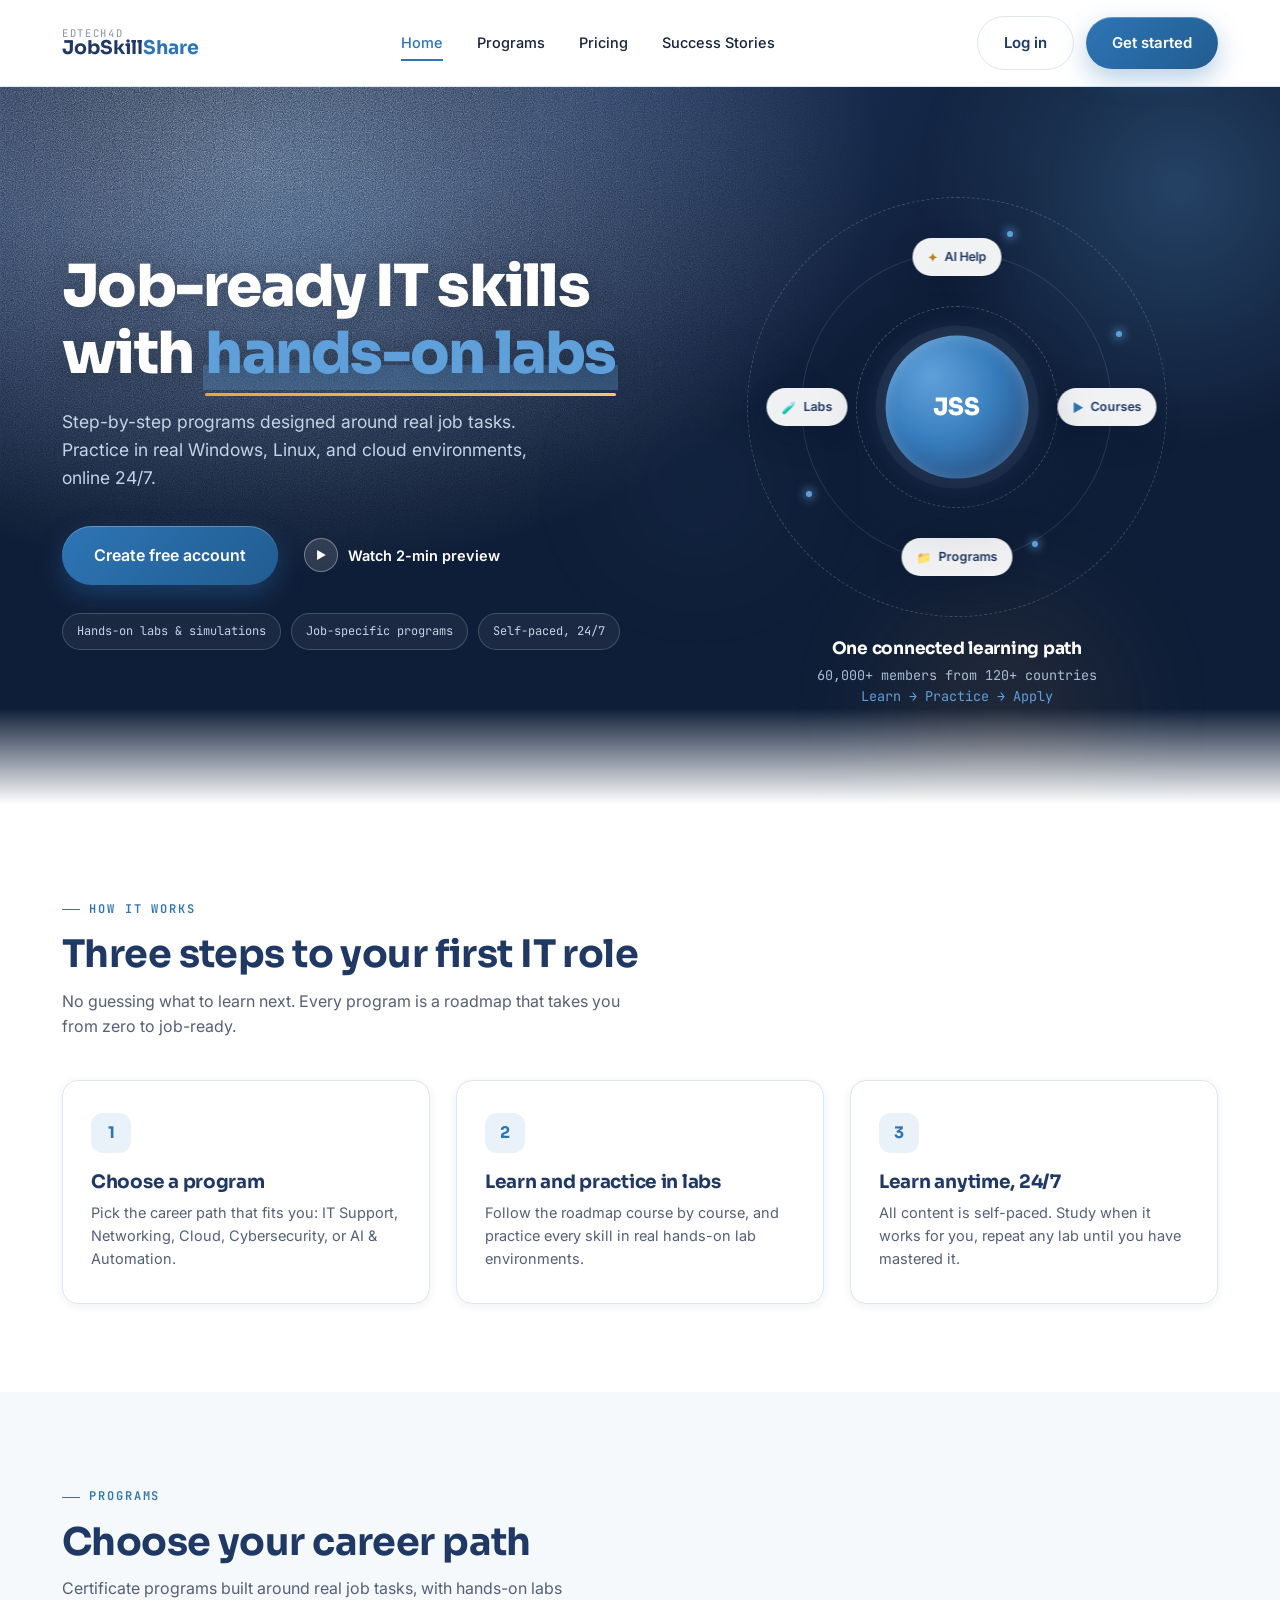
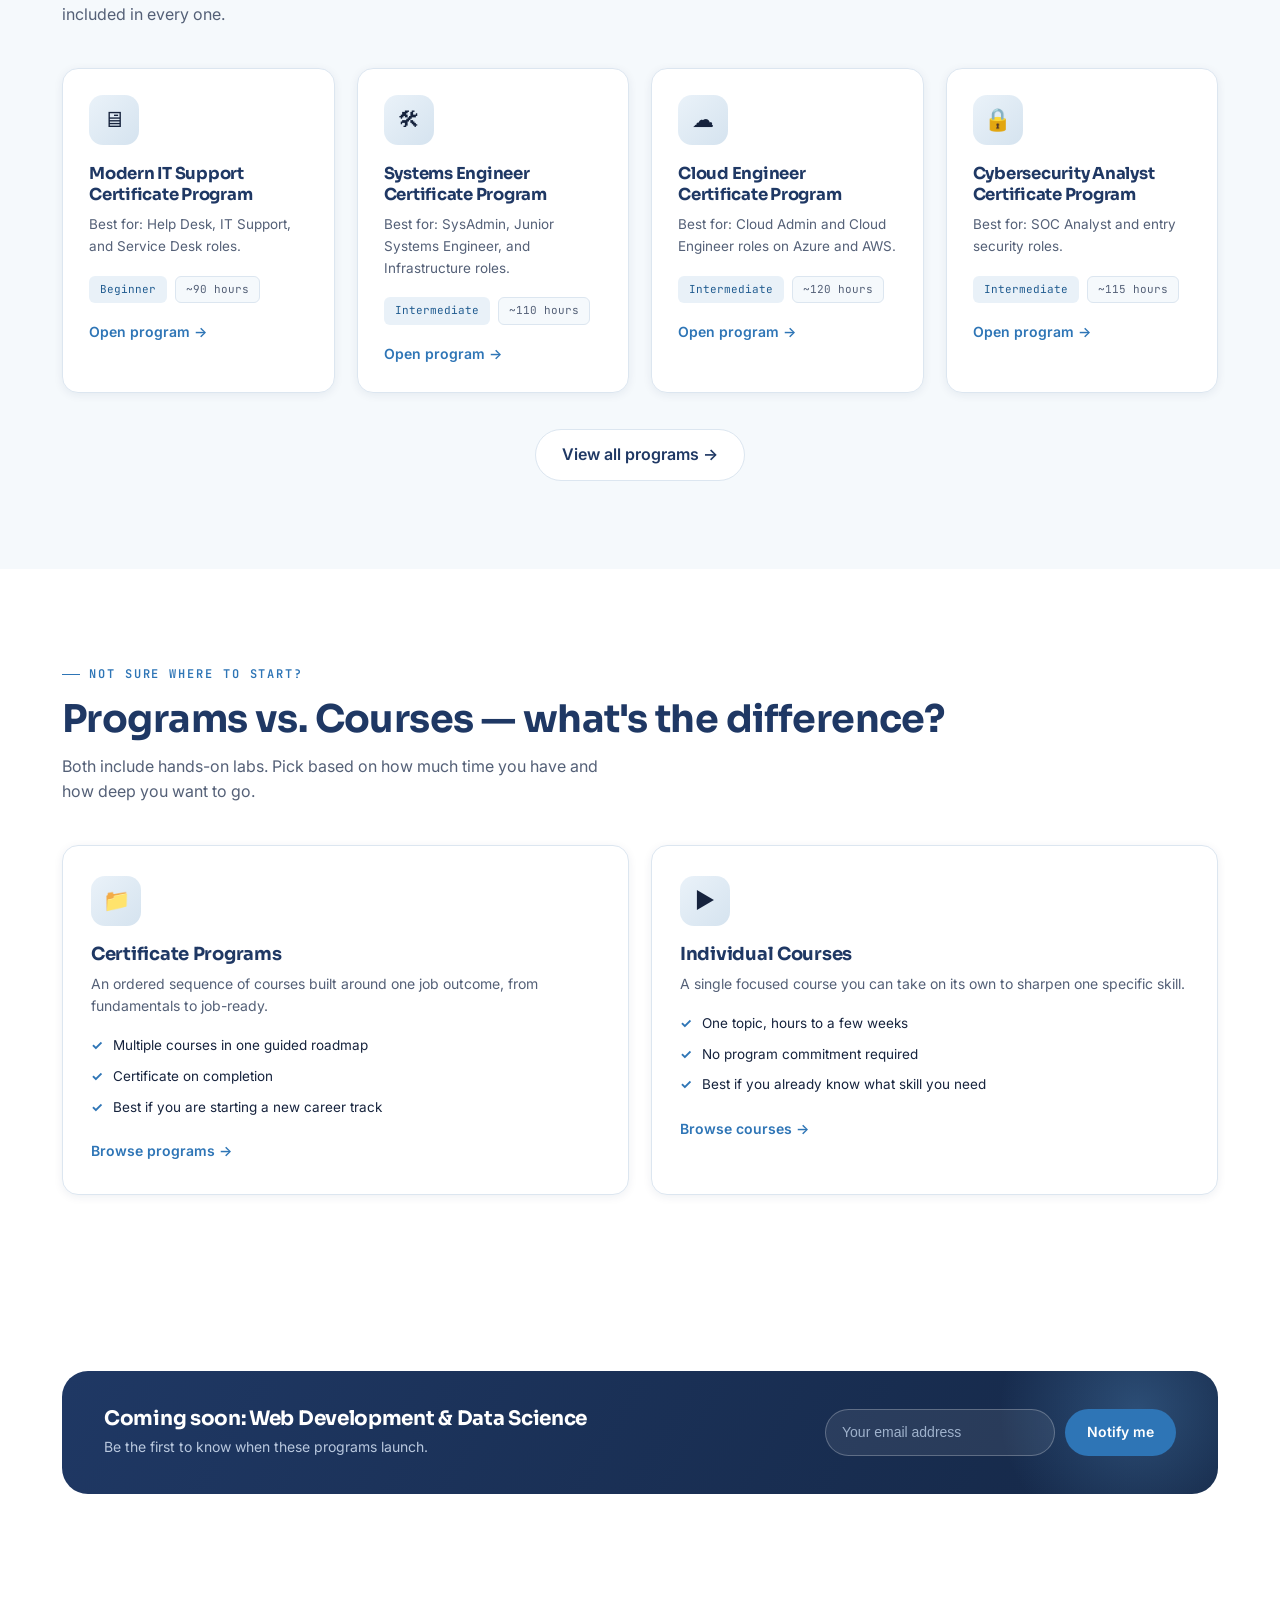
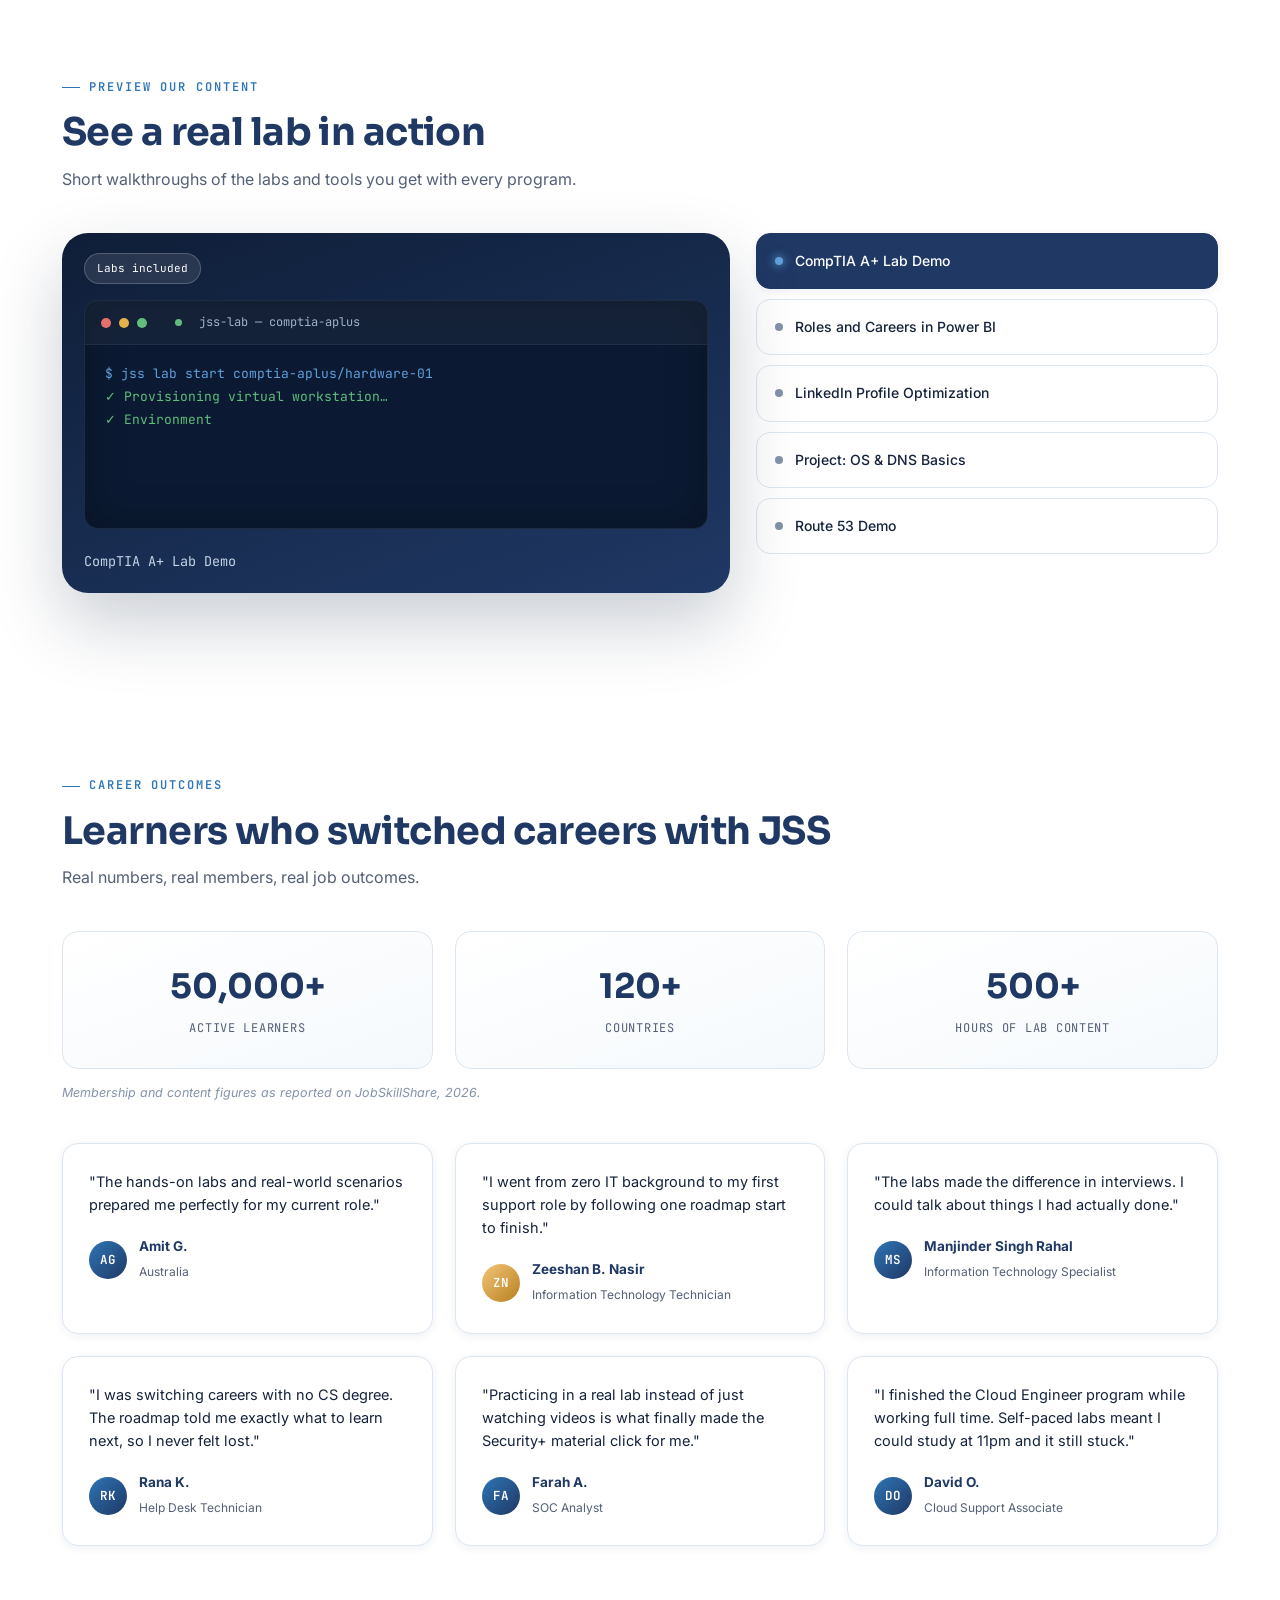
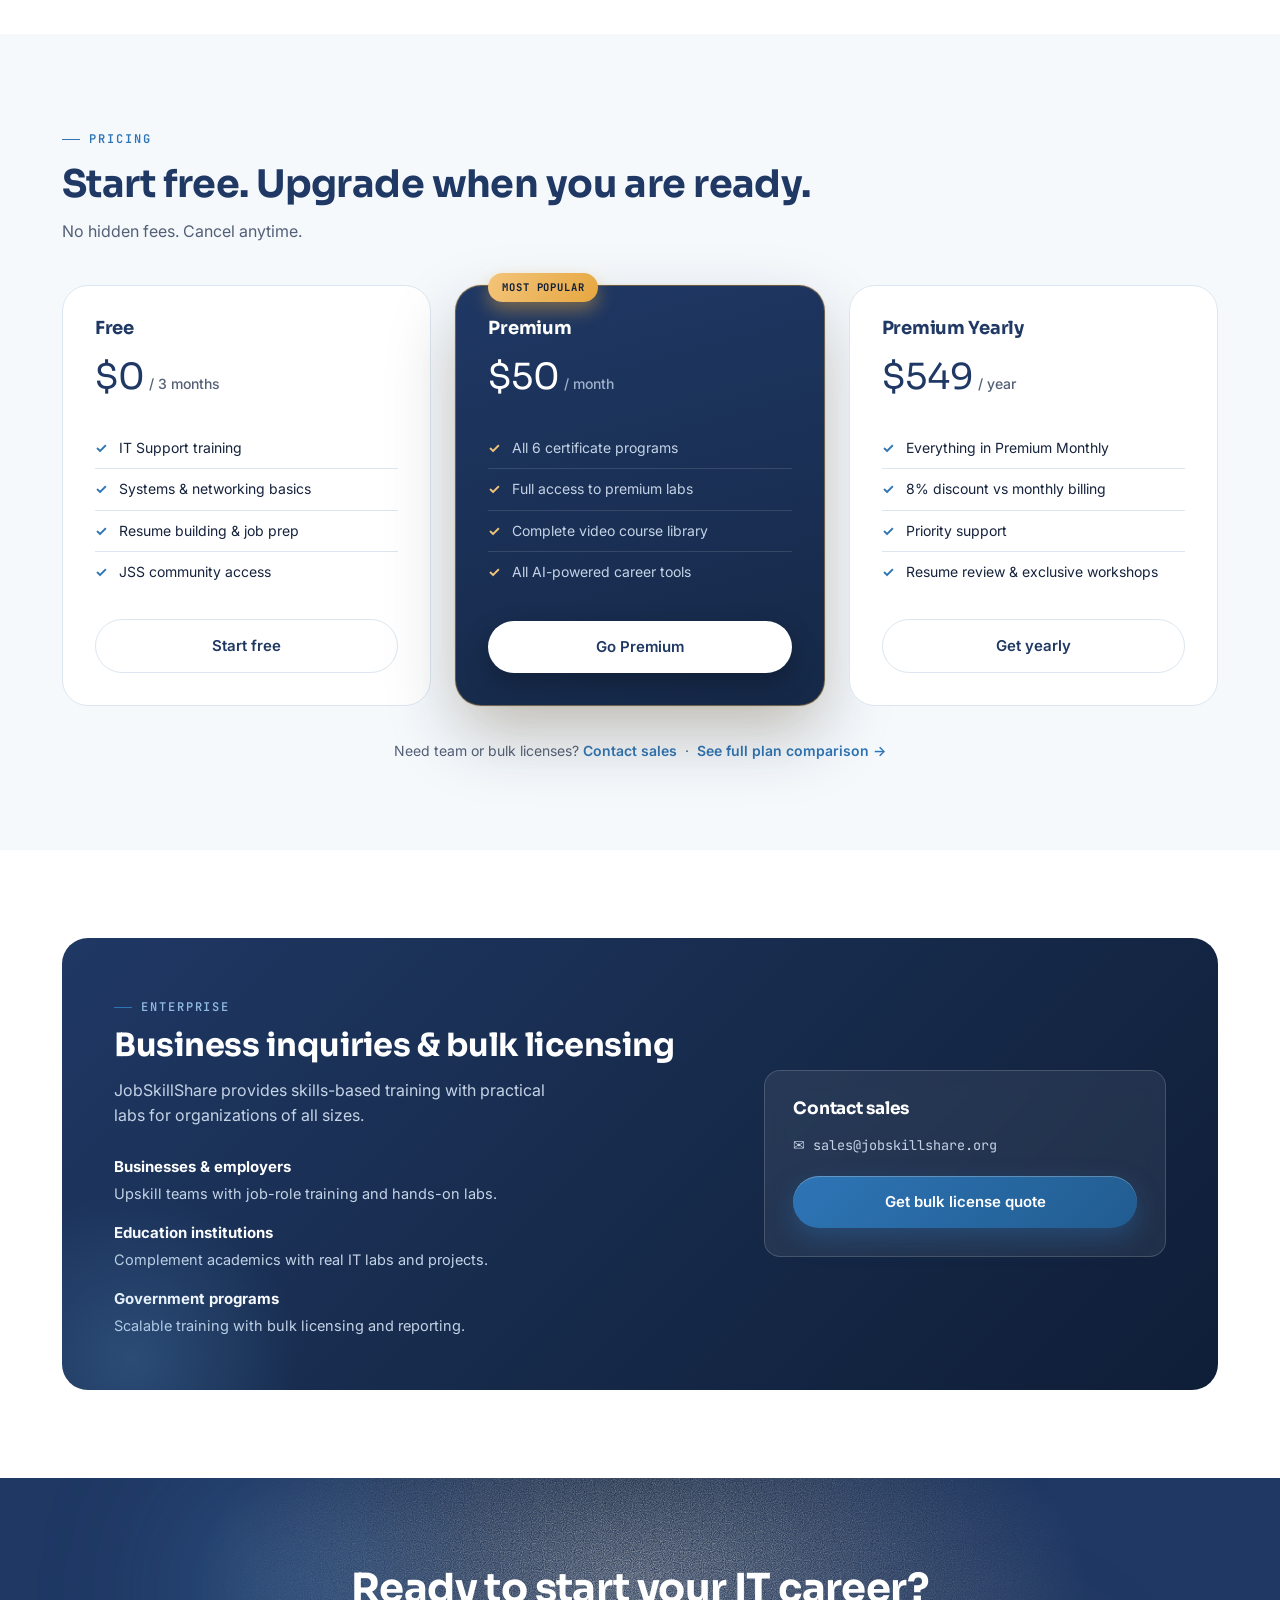
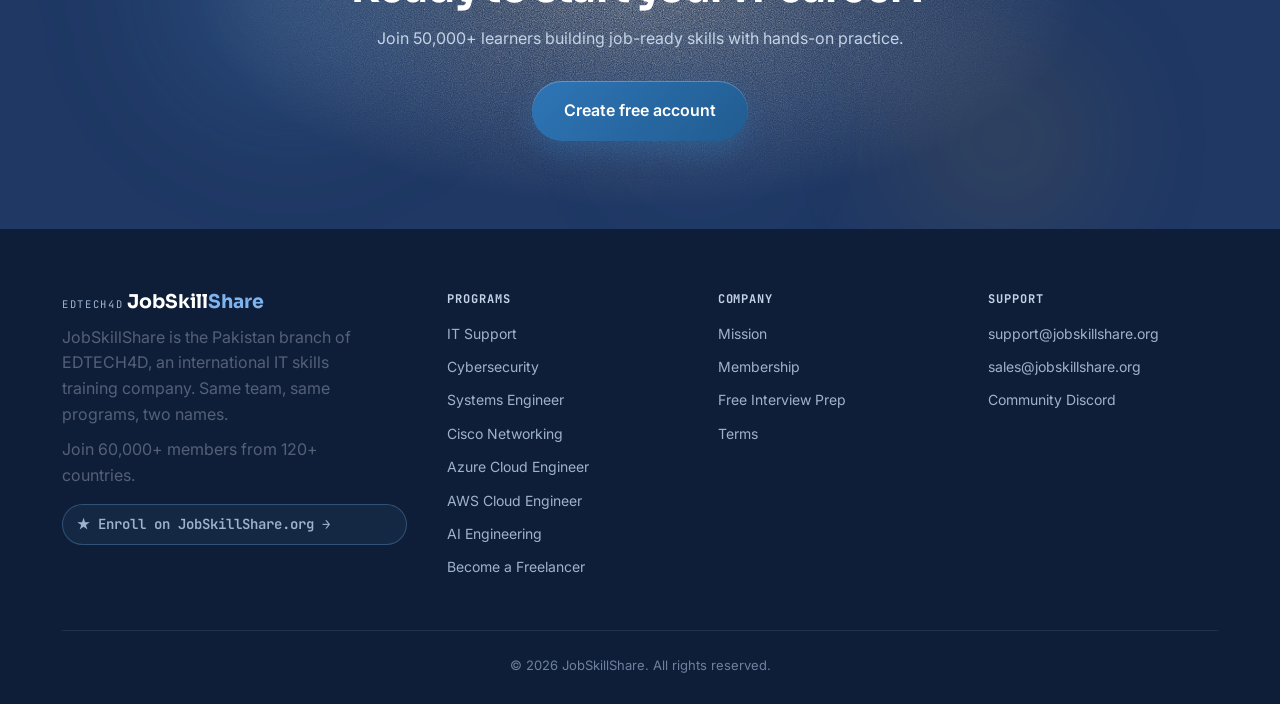
<file: index.html>
<!doctype html>
<html lang="en">
  <head>
    <meta charset="UTF-8" />
    <meta name="viewport" content="width=device-width, initial-scale=1.0" />
    <title>
      JobSkillShare (EDTECH4D) — Job-ready IT skills with hands-on labs
    </title>
    <!--
  JSS Homepage — v4 (audit-fix pass)
  Builds on the v3 premium pass (nav, hero orbit, steps, programs,
  coming-soon, preview, stats/testimonials, pricing, enterprise, final CTA).

  What changed in this pass, and why (see JobSkillShare_Signup_Flow_Audit.md):
  - Every "Create free account" / plan CTA now opens the new in-page
    auth modal (data-open-auth) instead of linking to "#" or forcing a
    page-to-page hop before the first form field appears (audit #9).
  - The modal is a single component (modal.css block in style.css +
    modal logic in script.js) shared by index.html and membership.html:
    plan step -> account step -> optional details step -> done, plus a
    single-purpose login step and a single-purpose forgot-password step
    that doesn't repeat unrelated promo links (audit #6).
  - Password fields use an inline eye-icon toggle instead of a full
    button, so they don't compete visually with the submit CTA (audit #3).
  - A step indicator runs across the top of the signup steps (audit #4).
  - The modal overlay sits above everything else on the page (no promo
    banner bleed-through, no floating chat bubble overlap - audit #1/#2).
  - "Log in" nav links now also open the modal's login step directly.
-->
    <link rel="preconnect" href="https://fonts.googleapis.com" />
    <link rel="preconnect" href="https://fonts.gstatic.com" crossorigin />
    <link
      href="https://fonts.googleapis.com/css2?family=Sora:wght@600;700;800&family=Inter:wght@400;500;600;700&family=JetBrains+Mono:wght@400;500;600&display=swap"
      rel="stylesheet"
    />
    <link rel="stylesheet" href="style.min.css" />
  </head>
  <body>
    <div class="scroll-progress" id="scrollProgress"></div>
    <!-- Header / nav -->
    <header>
      <div class="wrap nav">
        <a class="logo" href="index.html">
          <span class="parent">EDTECH4D</span>
          <span class="main">JobSkill<span>Share</span></span>
        </a>
        <nav class="menu" id="mainMenu">
          <a href="index.html">Home</a>
          <a href="programs.html">Programs</a>
          <a href="membership.html">Pricing</a>
          <a href="index.html#stories">Success Stories</a>
          <div class="nav-actions mobile-show">
            <a class="btn btn-ghost" href="#" data-open-auth="login">Log in</a>
            <a class="btn btn-primary" href="#" data-open-auth="plan"
              >Get started</a
            >
          </div>
        </nav>
        <div class="nav-actions">
          <a class="btn btn-ghost" href="#" data-open-auth="login">Log in</a>
          <a class="btn btn-primary" href="#" data-open-auth="plan"
            >Get started</a
          >
        </div>
        <button
          class="menu-toggle"
          id="menuToggle"
          aria-label="Toggle menu"
          aria-expanded="false"
        >
          <span></span><span></span><span></span>
        </button>
      </div>
    </header>

    <!-- Hero -->
    <section class="hero">
      <div class="hero-divider" aria-hidden="true"></div>
      <div class="bg-orbs" aria-hidden="true">
        <span class="bg-orb o1"></span><span class="bg-orb o2"></span
        ><span class="bg-orb o3"></span>
      </div>
      <div class="spotlight" aria-hidden="true"></div>
      <div class="wrap">
        <div class="hero-text">
          <h1>Job-ready IT skills with <em>hands-on labs</em></h1>
          <p class="lead">
            Step-by-step programs designed around real job tasks. Practice in
            real Windows, Linux, and cloud environments, online 24/7.
          </p>
          <div class="hero-cta">
            <a
              class="btn btn-primary btn-big btn-magnetic"
              href="#"
              data-open-auth="plan"
              >Create free account</a
            >
            <a class="preview-link" href="#preview"
              ><span class="play">&#9654;</span> Watch 2-min preview</a
            >
          </div>
          <div class="chips">
            <span class="chip">Hands-on labs &amp; simulations</span>
            <span class="chip">Job-specific programs</span>
            <span class="chip">Self-paced, 24/7</span>
          </div>
        </div>

        <!-- Rotating orbit hero visual -->
        <div class="hero-visual">
          <div class="orbit" aria-hidden="true">
            <div class="orbit-ring r1"></div>
            <div class="orbit-ring r2"></div>
            <div class="orbit-ring r3"></div>

            <div class="orbit-core"><span>JSS</span></div>

            <div class="orbit-track">
              <div class="orbit-tag" style="--fix: 0deg">
                <div
                  class="tag-fix"
                  style="
                    transform: translate(-50%, -50%) rotate(0deg)
                      translate(150px) rotate(0deg);
                  "
                >
                  <span class="tag-spin"
                    ><span class="pill"
                      ><span class="ic">&#9654;</span> Courses</span
                    ></span
                  >
                </div>
              </div>
              <div class="orbit-tag">
                <div
                  class="tag-fix"
                  style="
                    transform: translate(-50%, -50%) rotate(90deg)
                      translate(150px) rotate(-90deg);
                  "
                >
                  <span class="tag-spin"
                    ><span class="pill"
                      ><span class="ic">&#128193;</span> Programs</span
                    ></span
                  >
                </div>
              </div>
              <div class="orbit-tag">
                <div
                  class="tag-fix"
                  style="
                    transform: translate(-50%, -50%) rotate(180deg)
                      translate(150px) rotate(-180deg);
                  "
                >
                  <span class="tag-spin"
                    ><span class="pill"
                      ><span class="ic">&#129514;</span> Labs</span
                    ></span
                  >
                </div>
              </div>
              <div class="orbit-tag">
                <div
                  class="tag-fix"
                  style="
                    transform: translate(-50%, -50%) rotate(270deg)
                      translate(150px) rotate(-270deg);
                  "
                >
                  <span class="tag-spin"
                    ><span class="pill"
                      ><span class="ic">&#10022;</span> AI Help</span
                    ></span
                  >
                </div>
              </div>
            </div>

            <div class="orbit-dot" style="top: 8%; left: 62%"></div>
            <div class="orbit-dot" style="top: 70%; left: 14%"></div>
            <div class="orbit-dot" style="top: 32%; left: 88%"></div>
            <div class="orbit-dot" style="top: 82%; left: 68%"></div>
          </div>
          <div class="orbit-caption">
            <h4>One connected learning path</h4>
            <p>
              60,000+ members from 120+ countries<br /><span class="flow"
                >Learn &rarr; Practice &rarr; Apply</span
              >
            </p>
          </div>
        </div>
      </div>
    </section>

    <!-- How it works -->
    <section>
      <div class="wrap">
        <div class="eyebrow">How it works</div>
        <h2 class="sec-title">Three steps to your first IT role</h2>
        <p class="sec-sub">
          No guessing what to learn next. Every program is a roadmap that takes
          you from zero to job-ready.
        </p>
        <div class="steps reveal-stagger">
          <div class="step">
            <div class="num">1</div>
            <h3>Choose a program</h3>
            <p>
              Pick the career path that fits you: IT Support, Networking, Cloud,
              Cybersecurity, or AI &amp; Automation.
            </p>
          </div>
          <div class="step">
            <div class="num">2</div>
            <h3>Learn and practice in labs</h3>
            <p>
              Follow the roadmap course by course, and practice every skill in
              real hands-on lab environments.
            </p>
          </div>
          <div class="step">
            <div class="num">3</div>
            <h3>Learn anytime, 24/7</h3>
            <p>
              All content is self-paced. Study when it works for you, repeat any
              lab until you have mastered it.
            </p>
          </div>
        </div>
      </div>
    </section>

    <!-- Programs -->
    <section class="programs" id="programs">
      <div class="wrap">
        <div class="eyebrow">Programs</div>
        <h2 class="sec-title">Choose your career path</h2>
        <p class="sec-sub">
          Certificate programs built around real job tasks, with hands-on labs
          included in every one.
        </p>
        <div class="prog-grid reveal-stagger">
          <div class="prog tilt">
            <div class="icon">&#128421;</div>
            <h3>Modern IT Support Certificate Program</h3>
            <p>Best for: Help Desk, IT Support, and Service Desk roles.</p>
            <div class="meta">
              <span class="tag lvl">Beginner</span
              ><span class="tag">~90 hours</span>
            </div>
            <a class="open" href="programs.html">Open program &rarr;</a>
          </div>
          <div class="prog tilt">
            <div class="icon">&#128736;</div>
            <h3>Systems Engineer Certificate Program</h3>
            <p>
              Best for: SysAdmin, Junior Systems Engineer, and Infrastructure
              roles.
            </p>
            <div class="meta">
              <span class="tag lvl">Intermediate</span
              ><span class="tag">~110 hours</span>
            </div>
            <a class="open" href="programs.html">Open program &rarr;</a>
          </div>
          <div class="prog tilt">
            <div class="icon">&#9729;</div>
            <h3>Cloud Engineer Certificate Program</h3>
            <p>
              Best for: Cloud Admin and Cloud Engineer roles on Azure and AWS.
            </p>
            <div class="meta">
              <span class="tag lvl">Intermediate</span
              ><span class="tag">~120 hours</span>
            </div>
            <a class="open" href="programs.html">Open program &rarr;</a>
          </div>
          <div class="prog tilt">
            <div class="icon">&#128274;</div>
            <h3>Cybersecurity Analyst Certificate Program</h3>
            <p>Best for: SOC Analyst and entry security roles.</p>
            <div class="meta">
              <span class="tag lvl">Intermediate</span
              ><span class="tag">~115 hours</span>
            </div>
            <a class="open" href="programs.html">Open program &rarr;</a>
          </div>
        </div>
        <a class="view-all" href="programs.html">View all programs &rarr;</a>
      </div>
    </section>

    <!-- Programs vs Courses -->
    <section>
      <div class="wrap">
        <div class="eyebrow">Not sure where to start?</div>
        <h2 class="sec-title">Programs vs. Courses — what's the difference?</h2>
        <p class="sec-sub">
          Both include hands-on labs. Pick based on how much time you have and
          how deep you want to go.
        </p>
        <div class="path-compare reveal-stagger">
          <div class="path-card tilt">
            <div class="icon">&#128193;</div>
            <h3>Certificate Programs</h3>
            <p>
              An ordered sequence of courses built around one job outcome,
              from fundamentals to job-ready.
            </p>
            <ul>
              <li>Multiple courses in one guided roadmap</li>
              <li>Certificate on completion</li>
              <li>Best if you are starting a new career track</li>
            </ul>
            <a class="open" href="programs.html#program-directory"
              >Browse programs &rarr;</a
            >
          </div>
          <div class="path-card tilt">
            <div class="icon">&#9654;</div>
            <h3>Individual Courses</h3>
            <p>
              A single focused course you can take on its own to sharpen one
              specific skill.
            </p>
            <ul>
              <li>One topic, hours to a few weeks</li>
              <li>No program commitment required</li>
              <li>Best if you already know what skill you need</li>
            </ul>
            <a class="open" href="programs.html#individual-courses"
              >Browse courses &rarr;</a
            >
          </div>
        </div>
      </div>
    </section>

    <!-- Coming soon -->
    <section class="soon">
      <div class="wrap">
        <div class="box reveal">
          <div>
            <h3>Coming soon: Web Development &amp; Data Science</h3>
            <p>Be the first to know when these programs launch.</p>
          </div>
          <div>
            <form id="notifyForm">
              <input
                type="email"
                id="notifyEmail"
                placeholder="Your email address"
                aria-label="Email address"
                required
              />
              <button type="submit">Notify me</button>
            </form>
            <div class="thanks" id="notifyThanks" hidden>
              &#10003; You're on the list — we'll email you at launch.
            </div>
          </div>
        </div>
      </div>
    </section>

    <!-- Preview / real lab demo (terminal lives here now) -->
    <section class="preview" id="preview">
      <div class="wrap">
        <div class="eyebrow">Preview our content</div>
        <h2 class="sec-title">See a real lab in action</h2>
        <p class="sec-sub">
          Short walkthroughs of the labs and tools you get with every program.
        </p>
        <div class="preview-grid reveal">
          <div class="preview-main" id="previewMain">
            <span class="badge">Labs included</span>
            <div
              class="term"
              aria-label="Example of a JSS hands-on lab session"
            >
              <div class="term-bar">
                <i></i><i></i><i></i
                ><span
                  ><span class="live-dot"></span
                  ><span id="termTitle"
                    >jss-lab &mdash; comptia-aplus</span
                  ></span
                >
              </div>
              <div class="term-body" id="termBody"></div>
            </div>
            <div class="cap" id="previewCaption">CompTIA A+ Lab Demo</div>
          </div>
          <div class="preview-list" id="previewList">
            <div
              class="preview-item active"
              data-title="CompTIA A+ Lab Demo"
              data-term="jss-lab — comptia-aplus"
            >
              <span class="dot"></span> CompTIA A+ Lab Demo
            </div>
            <div
              class="preview-item"
              data-title="Roles and Careers in Power BI"
              data-term="jss-lab — power-bi-roles"
            >
              <span class="dot"></span> Roles and Careers in Power BI
            </div>
            <div
              class="preview-item"
              data-title="LinkedIn Profile Optimization"
              data-term="jss-lab — career-prep"
            >
              <span class="dot"></span> LinkedIn Profile Optimization
            </div>
            <div
              class="preview-item"
              data-title="Project: OS &amp; DNS Basics"
              data-term="jss-lab — os-dns-fundamentals"
            >
              <span class="dot"></span> Project: OS &amp; DNS Basics
            </div>
            <div
              class="preview-item"
              data-title="Route 53 Demo"
              data-term="jss-lab — aws-route53"
            >
              <span class="dot"></span> Route 53 Demo
            </div>
          </div>
        </div>
      </div>
    </section>

    <!-- Stats + testimonials -->
    <section id="stories">
      <div class="wrap">
        <div class="eyebrow">Career outcomes</div>
        <h2 class="sec-title">Learners who switched careers with JSS</h2>
        <p class="sec-sub">Real numbers, real members, real job outcomes.</p>
        <div class="stats reveal-stagger">
          <div class="stat">
            <b data-count="50000" data-suffix="+">0</b
            ><span>Active learners</span>
          </div>
          <div class="stat">
            <b data-count="120" data-suffix="+">0</b><span>Countries</span>
          </div>
          <div class="stat">
            <b data-count="500" data-suffix="+">0</b
            ><span>Hours of lab content</span>
          </div>
        </div>
        <div class="stat-caption">
          Membership and content figures as reported on JobSkillShare, 2026.
        </div>
        <div class="quotes reveal-stagger">
          <div class="quote tilt">
            <p>
              "The hands-on labs and real-world scenarios prepared me perfectly
              for my current role."
            </p>
            <div class="who">
              <div class="av">AG</div>
              <div><b>Amit G.</b><span>Australia</span></div>
            </div>
          </div>
          <div class="quote tilt">
            <p>
              "I went from zero IT background to my first support role by
              following one roadmap start to finish."
            </p>
            <div class="who">
              <div class="av">ZN</div>
              <div>
                <b>Zeeshan B. Nasir</b
                ><span>Information Technology Technician</span>
              </div>
            </div>
          </div>
          <div class="quote tilt">
            <p>
              "The labs made the difference in interviews. I could talk about
              things I had actually done."
            </p>
            <div class="who">
              <div class="av">MS</div>
              <div>
                <b>Manjinder Singh Rahal</b
                ><span>Information Technology Specialist</span>
              </div>
            </div>
          </div>
          <div class="quote tilt">
            <p>
              "I was switching careers with no CS degree. The roadmap told me
              exactly what to learn next, so I never felt lost."
            </p>
            <div class="who">
              <div class="av">RK</div>
              <div><b>Rana K.</b><span>Help Desk Technician</span></div>
            </div>
          </div>
          <div class="quote tilt">
            <p>
              "Practicing in a real lab instead of just watching videos is
              what finally made the Security+ material click for me."
            </p>
            <div class="who">
              <div class="av">FA</div>
              <div><b>Farah A.</b><span>SOC Analyst</span></div>
            </div>
          </div>
          <div class="quote tilt">
            <p>
              "I finished the Cloud Engineer program while working full time.
              Self-paced labs meant I could study at 11pm and it still stuck."
            </p>
            <div class="who">
              <div class="av">DO</div>
              <div><b>David O.</b><span>Cloud Support Associate</span></div>
            </div>
          </div>
        </div>
      </div>
    </section>

    <!-- Pricing -->
    <section class="pricing" id="pricing">
      <div class="wrap">
        <div class="eyebrow">Pricing</div>
        <h2 class="sec-title">Start free. Upgrade when you are ready.</h2>
        <p class="sec-sub">No hidden fees. Cancel anytime.</p>
        <div class="plans reveal-stagger">
          <div class="plan tilt">
            <h3>Free</h3>
            <div class="price">$0<small> / 3 months</small></div>
            <ul>
              <li>IT Support training</li>
              <li>Systems &amp; networking basics</li>
              <li>Resume building &amp; job prep</li>
              <li>JSS community access</li>
            </ul>
            <a
              class="btn btn-ghost"
              href="#"
              data-open-auth="plan"
              data-plan="free"
              >Start free</a
            >
          </div>
          <div class="plan featured tilt">
            <div class="flag">MOST POPULAR</div>
            <h3>Premium</h3>
            <div class="price">$50<small> / month</small></div>
            <ul>
              <li>All 6 certificate programs</li>
              <li>Full access to premium labs</li>
              <li>Complete video course library</li>
              <li>All AI-powered career tools</li>
            </ul>
            <a
              class="btn btn-primary"
              href="#"
              data-open-auth="plan"
              data-plan="monthly"
              >Go Premium</a
            >
          </div>
          <div class="plan tilt">
            <h3>Premium Yearly</h3>
            <div class="price">$549<small> / year</small></div>
            <ul>
              <li>Everything in Premium Monthly</li>
              <li>8% discount vs monthly billing</li>
              <li>Priority support</li>
              <li>Resume review &amp; exclusive workshops</li>
            </ul>
            <a
              class="btn btn-ghost"
              href="#"
              data-open-auth="plan"
              data-plan="yearly"
              >Get yearly</a
            >
          </div>
        </div>
        <div class="pricing-note">
          Need team or bulk licenses?
          <a href="membership.html#enterprise">Contact sales</a>
          &nbsp;&middot;&nbsp;
          <a href="membership.html">See full plan comparison &rarr;</a>
        </div>
      </div>
    </section>

    <!-- Enterprise -->
    <section class="enterprise">
      <div class="wrap">
        <div class="ent-card reveal">
          <div>
            <div class="eyebrow" style="color: #8fb8e0">Enterprise</div>
            <h2>Business inquiries &amp; bulk licensing</h2>
            <p>
              JobSkillShare provides skills-based training with practical labs
              for organizations of all sizes.
            </p>
            <div class="ent-list">
              <div class="row">
                <div>
                  <b>Businesses &amp; employers</b>Upskill teams with job-role
                  training and hands-on labs.
                </div>
              </div>
              <div class="row">
                <div>
                  <b>Education institutions</b>Complement academics with real IT
                  labs and projects.
                </div>
              </div>
              <div class="row">
                <div>
                  <b>Government programs</b>Scalable training with bulk
                  licensing and reporting.
                </div>
              </div>
            </div>
          </div>
          <div class="ent-form">
            <h4>Contact sales</h4>
            <div class="contact">&#9993; sales@jobskillshare.org</div>
            <a class="btn btn-primary" href="mailto:sales@jobskillshare.org"
              >Get bulk license quote</a
            >
          </div>
        </div>
      </div>
    </section>

    <!-- Final CTA -->
    <section class="final">
      <div class="bg-orbs" aria-hidden="true">
        <span class="bg-orb o1"></span><span class="bg-orb o2"></span
        ><span class="bg-orb o3"></span>
      </div>
      <div class="spotlight" aria-hidden="true"></div>
      <div class="wrap">
        <h2>Ready to start your IT career?</h2>
        <p>
          Join 50,000+ learners building job-ready skills with hands-on
          practice.
        </p>
        <a
          class="btn btn-primary btn-big btn-magnetic"
          href="#"
          data-open-auth="plan"
          >Create free account</a
        >
      </div>
    </section>

    <footer>
      <div class="wrap">
        <div class="foot">
          <div>
            <a class="logo" href="index.html">
              <span class="parent" style="color: #9db6d4">EDTECH4D</span>
              <span class="main" style="color: #fff"
                >JobSkill<span style="color: #7db4f0">Share</span></span
              >
            </a>
            <p style="margin-top: 12px; max-width: 300px">
              JobSkillShare is the Pakistan branch of EDTECH4D, an international
              IT skills training company. Same team, same programs, two names.
            </p>
            <p style="margin-top: 10px; max-width: 280px">
              Join 60,000+ members from 120+ countries.
            </p>
            <a
              class="aff-link"
              href="https://www.jobskillshare.org/certificate-program?ref=kaneeza-batool"
              target="_blank"
              rel="noopener"
              >&#9733; Enroll on JobSkillShare.org &rarr;</a
            >
          </div>
          <div>
            <h4>Programs</h4>
            <a href="campaign-it-support.html">IT Support</a
            ><a href="campaign-cybersecurity.html">Cybersecurity</a
            ><a href="campaign-systems-engineer.html">Systems Engineer</a
            ><a href="campaign-cisco-network-engineer.html">Cisco Networking</a
            ><a href="campaign-azure-cloud-engineer.html"
              >Azure Cloud Engineer</a
            ><a href="campaign-aws-cloud-engineer.html">AWS Cloud Engineer</a
            ><a href="campaign-ai-engineering.html">AI Engineering</a
            ><a href="campaign-freelancer.html">Become a Freelancer</a>
          </div>
          <div>
            <h4>Company</h4>
            <a href="#">Mission</a><a href="membership.html">Membership</a
            ><a href="#">Free Interview Prep</a><a href="#">Terms</a>
          </div>
          <div>
            <h4>Support</h4>
            <a href="#">support@jobskillshare.org</a
            ><a href="#">sales@jobskillshare.org</a
            ><a href="#">Community Discord</a>
          </div>
        </div>
        <div class="copyright">
          &copy; 2026 JobSkillShare. All rights reserved.
        </div>
      </div>
    </footer>

    <!-- Auth modal (signup / login / reset) — shared component, see modal.js -->
    <div class="auth-overlay" id="authOverlay" hidden>
      <div
        class="auth-modal"
        role="dialog"
        aria-modal="true"
        aria-labelledby="authTitle"
      >
        <button class="auth-close" id="authClose" aria-label="Close">
          &times;
        </button>
        <div id="authStepper" class="auth-stepper" hidden>
          <div class="auth-step-dot" data-step="plan"><span>1</span>Plan</div>
          <div class="auth-step-dot" data-step="account">
            <span>2</span>Account
          </div>
          <div class="auth-step-dot" data-step="details">
            <span>3</span>Finish
          </div>
        </div>
        <div class="auth-body" id="authBody"></div>
      </div>
    </div>

    <script src="script.min.js"></script>
  </body>
</html>
</file>
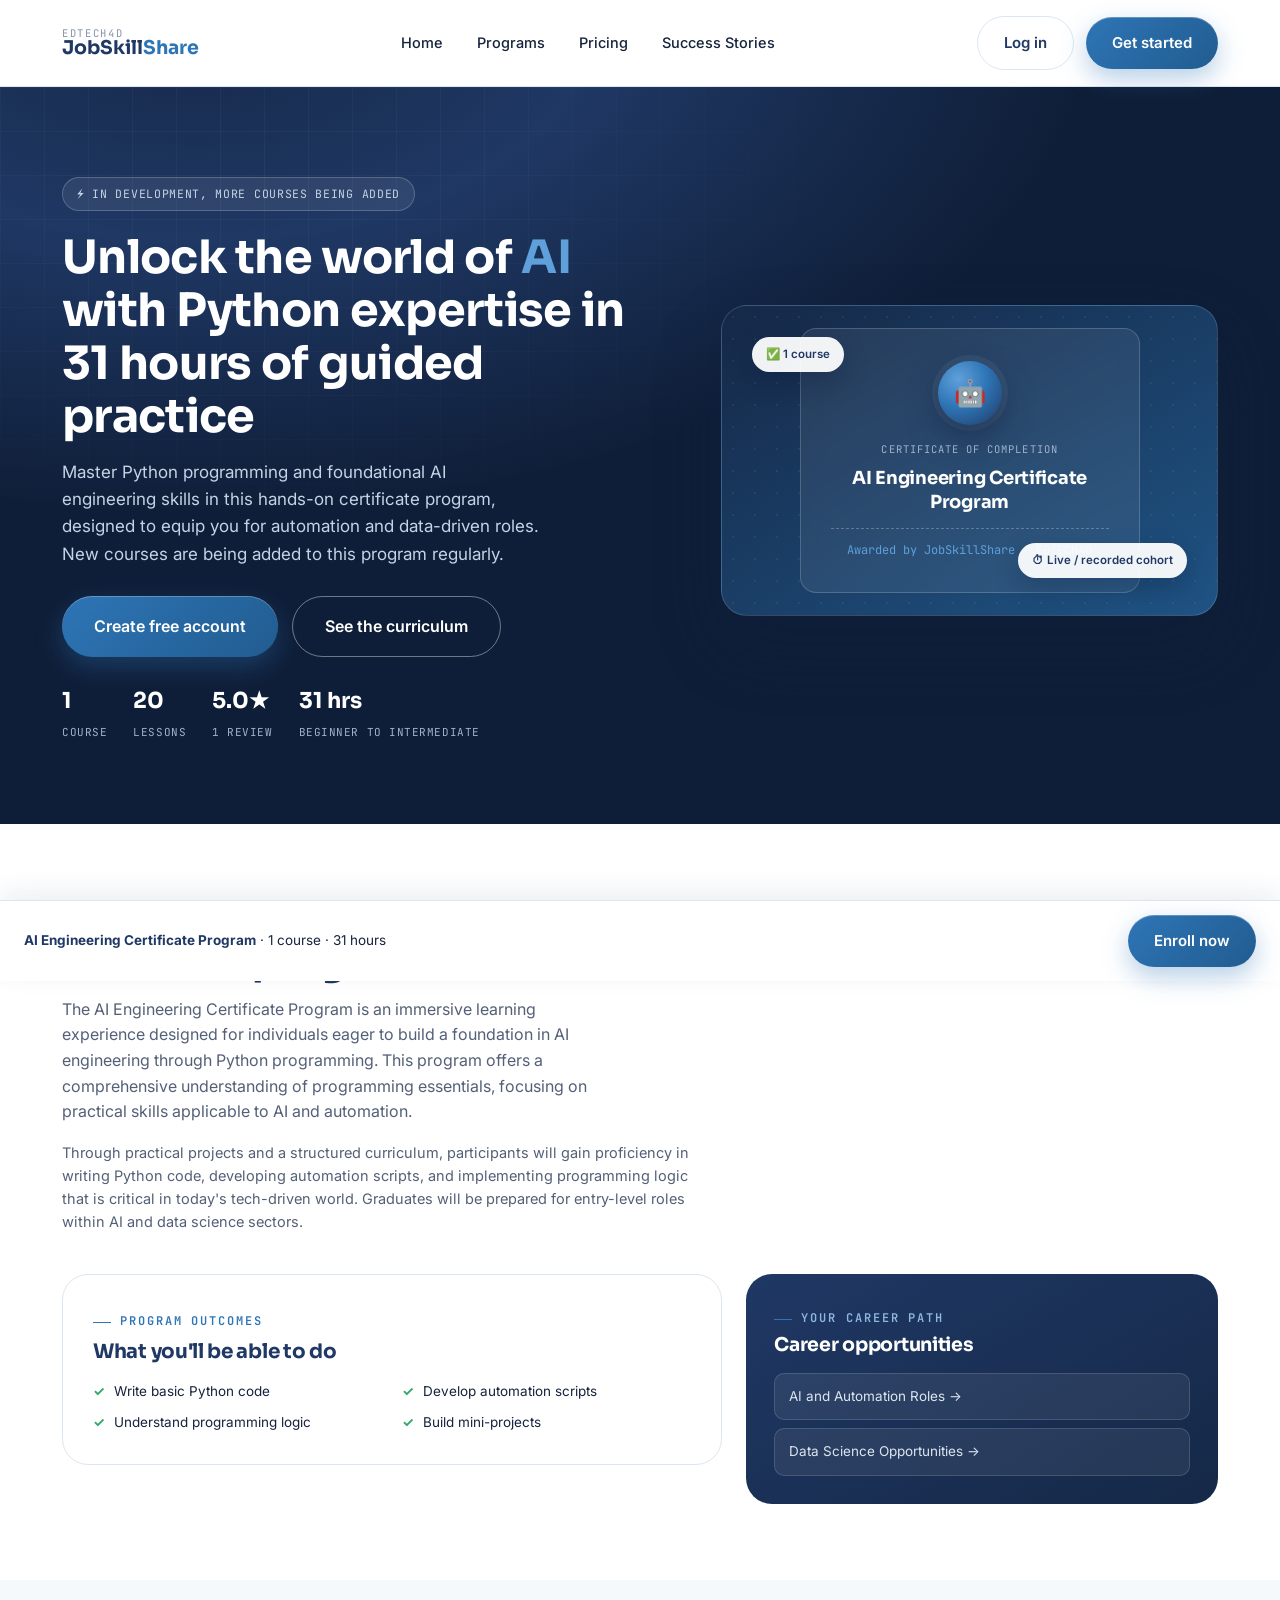
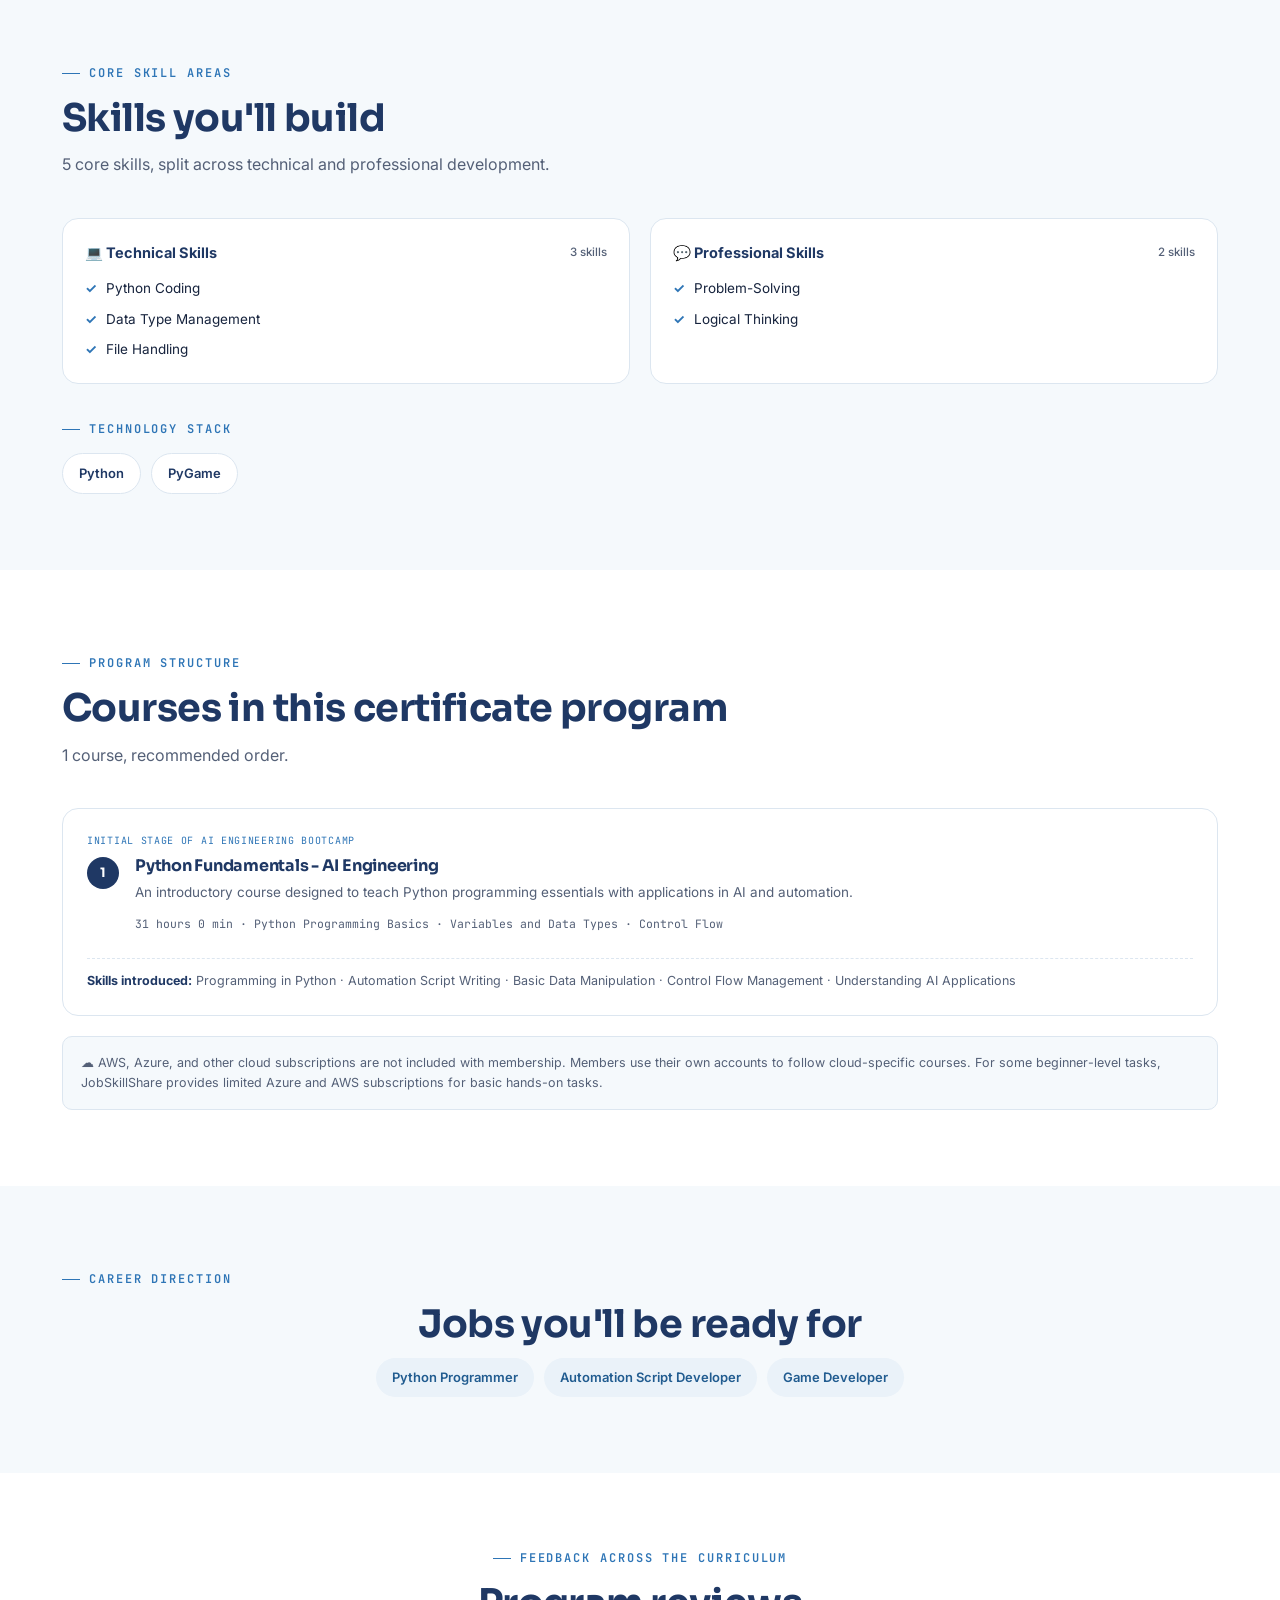
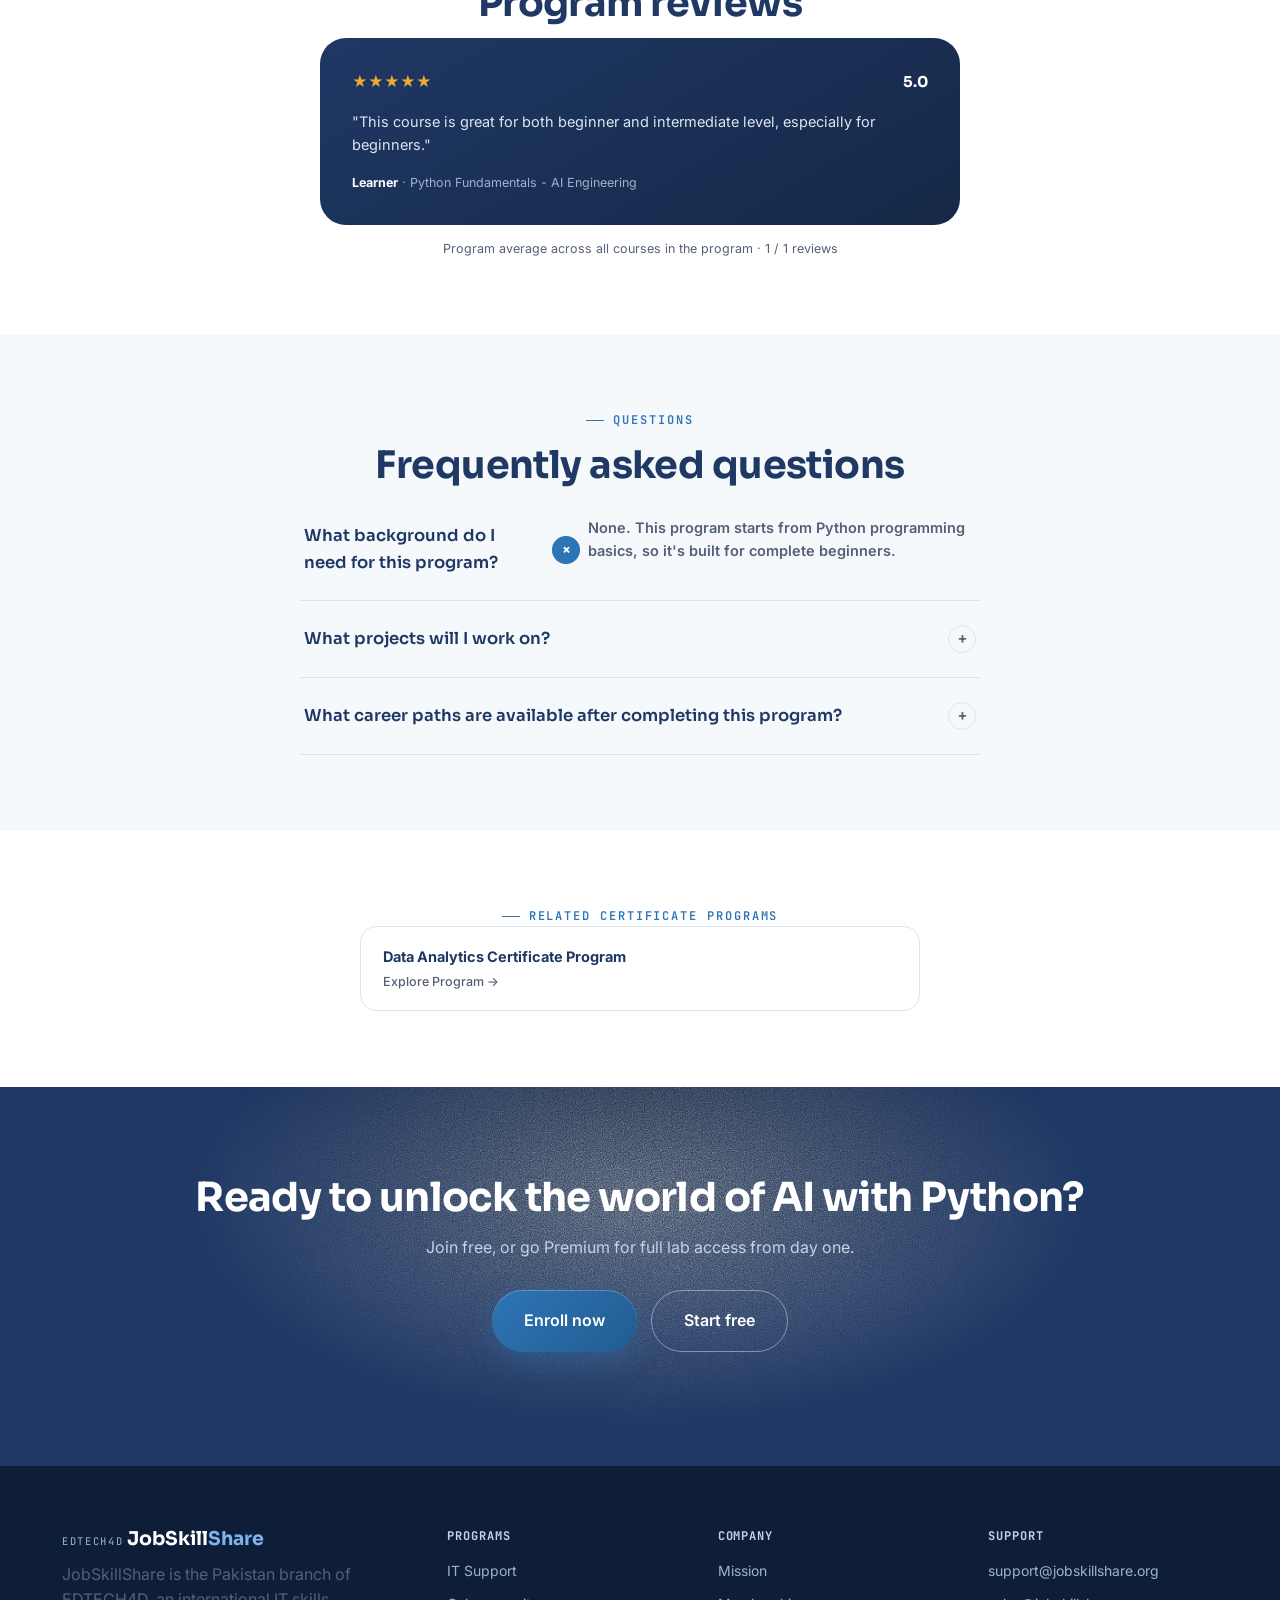
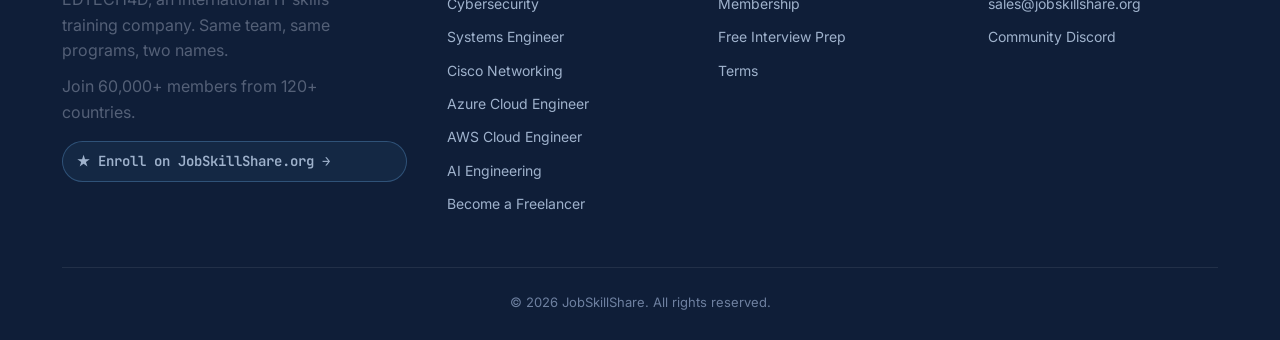
<file: campaign-ai-engineering.html>
<!DOCTYPE html>
<html lang="en">
<head>
<meta charset="UTF-8">
<meta name="viewport" content="width=device-width, initial-scale=1.0">
<title>AI Engineering Certificate Program | Enroll Now — JobSkillShare</title>
<meta name="description" content="Unlock the world of AI with Python expertise in 31 hours of guided practice. Beginner to intermediate certificate program in Python programming and AI foundations.">
<!--
  Campaign landing page: AI Engineering Certificate Program
  Week 6. Reuses the site's shared header, footer, and auth-modal
  system exactly, no separate signup flow. Matches the current
  campaign page template (overview grid, skills tabs, tech stack,
  per-course detail, jobs row, review card, FAQ, related programs).
-->
<link rel="preconnect" href="https://fonts.googleapis.com">
<link rel="preconnect" href="https://fonts.gstatic.com" crossorigin>
<link href="https://fonts.googleapis.com/css2?family=Sora:wght@600;700;800&family=Inter:wght@400;500;600;700&family=JetBrains+Mono:wght@400;500;600&display=swap" rel="stylesheet">
<link rel="stylesheet" href="style.min.css">
</head>
<body>
    <header>
      <div class="wrap nav">
        <a class="logo" href="index.html">
          <span class="parent">EDTECH4D</span>
          <span class="main">JobSkill<span>Share</span></span>
        </a>
        <nav class="menu" id="mainMenu">
          <a href="index.html">Home</a>
          <a href="programs.html">Programs</a>
          <a href="membership.html">Pricing</a>
          <a href="index.html#stories">Success Stories</a>
          <div class="nav-actions mobile-show">
            <a class="btn btn-ghost" href="#" data-open-auth="login">Log in</a>
            <a class="btn btn-primary" href="#" data-open-auth="plan">Get started</a>
          </div>
        </nav>
        <div class="nav-actions">
          <a class="btn btn-ghost" href="#" data-open-auth="login">Log in</a>
          <a class="btn btn-primary" href="#" data-open-auth="plan">Get started</a>
        </div>
        <button class="menu-toggle" id="menuToggle" aria-label="Toggle menu" aria-expanded="false">
          <span></span><span></span><span></span>
        </button>
      </div>
    </header>
<main>

<section class="camp-hero">
  <div class="wrap">
    <div>
      <div class="camp-badge">&#9889; In development, more courses being added</div>
      <h1>Unlock the world of <em>AI</em> with Python expertise in 31 hours of guided practice</h1>
      <p class="lead">Master Python programming and foundational AI engineering skills in this hands-on certificate program, designed to equip you for automation and data-driven roles. New courses are being added to this program regularly.</p>
      <div class="camp-cta-row">
        <button class="btn btn-primary btn-big" type="button" data-open-auth="plan" data-plan="free">Create free account</button>
        <a class="btn btn-ghost btn-big" href="#curriculum">See the curriculum</a>
      </div>
      <div class="camp-trust-row">
        <div><b>1</b><span>Course</span></div><div><b>20</b><span>Lessons</span></div><div><b>5.0&#9733;</b><span>1 review</span></div><div><b>31 hrs</b><span>Beginner to Intermediate</span></div>
      </div>
    </div>
    <div class="camp-hero-visual">
      <span class="cert-float-chip c1">&#9989; 1 course</span>
      <span class="cert-float-chip c2">&#9201; Live / recorded cohort</span>
      <div class="cert-card">
        <div class="cert-seal" role="img" aria-label="AI Engineering Certificate Program certificate seal">&#129302;</div>
        <div class="cert-kicker">Certificate of Completion</div>
        <h3>AI Engineering Certificate Program</h3>
        <div class="cert-name">Awarded by JobSkillShare &middot; EDTECH4D</div>
      </div>
    </div>
  </div>
</section>

<section class="camp-section" id="overview">
  <div class="wrap">
    <div class="eyebrow">Program overview</div>
    <h2 class="sec-title">What this program covers</h2>
    <p class="sec-sub">The AI Engineering Certificate Program is an immersive learning experience designed for individuals eager to build a foundation in AI engineering through Python programming. This program offers a comprehensive understanding of programming essentials, focusing on practical skills applicable to AI and automation.</p>
    <p style="max-width:640px;margin-top:-24px;margin-bottom:40px;color:var(--slate);font-size:14.5px;">Through practical projects and a structured curriculum, participants will gain proficiency in writing Python code, developing automation scripts, and implementing programming logic that is critical in today's tech-driven world. Graduates will be prepared for entry-level roles within AI and data science sectors.</p>

    <div class="camp-overview-grid">
      <div class="camp-outcomes-card">
        <div class="eyebrow">Program outcomes</div>
        <h3 class="sec-title" style="font-size:20px;margin-top:8px;">What you'll be able to do</h3>
        <ul class="camp-outcomes-list">
          <li>Write basic Python code</li><li>Develop automation scripts</li><li>Understand programming logic</li><li>Build mini-projects</li>
        </ul>
      </div>
      <div class="camp-career-card">
        <div class="eyebrow">Your career path</div>
        <h3>Career opportunities</h3>
        <div class="camp-career-list">
          <a href="#">AI and Automation Roles &rarr;</a><a href="#">Data Science Opportunities &rarr;</a>
        </div>
      </div>
    </div>
  </div>
</section>

<section class="camp-section tint">
  <div class="wrap">
    <div class="eyebrow">Core skill areas</div>
    <h2 class="sec-title">Skills you'll build</h2>
    <p class="sec-sub">5 core skills, split across technical and professional development.</p>
    <div class="camp-skills-tabs">
      <div class="camp-skills-tab">
        <div class="camp-skills-tab-head">&#128187; Technical Skills <span class="n">3 skills</span></div>
        <ul><li>Python Coding</li><li>Data Type Management</li><li>File Handling</li></ul>
      </div>
      <div class="camp-skills-tab">
        <div class="camp-skills-tab-head">&#128172; Professional Skills <span class="n">2 skills</span></div>
        <ul><li>Problem-Solving</li><li>Logical Thinking</li></ul>
      </div>
    </div>
    <div style="margin-top:28px;">
      <div class="eyebrow" style="margin-bottom:14px;">Technology stack</div>
      <div class="camp-techstack">
        <span>Python</span><span>PyGame</span>
      </div>
    </div>
  </div>
</section>

<section class="camp-section" id="curriculum">
  <div class="wrap">
    <div class="eyebrow">Program structure</div>
    <h2 class="sec-title">Courses in this certificate program</h2>
    <p class="sec-sub">1 course, recommended order.</p>
    <div>
      <div class="camp-course-detail" style="margin-bottom:0;">
        <span class="stage-tag">Initial stage of AI engineering bootcamp</span>
        <div class="camp-course-detail-head">
          <div class="camp-course-detail-num">1</div>
          <div>
            <h3>Python Fundamentals - AI Engineering</h3>
            <p class="desc">An introductory course designed to teach Python programming essentials with applications in AI and automation.</p>
            <div class="course-meta">31 hours 0 min &middot; Python Programming Basics &middot; Variables and Data Types &middot; Control Flow</div>
          </div>
        </div>
        <div class="skills-intro"><b>Skills introduced:</b> Programming in Python &middot; Automation Script Writing &middot; Basic Data Manipulation &middot; Control Flow Management &middot; Understanding AI Applications</div>
      </div>
    </div>
    <div class="camp-cloud-note">&#9729; AWS, Azure, and other cloud subscriptions are not included with membership. Members use their own accounts to follow cloud-specific courses. For some beginner-level tasks, JobSkillShare provides limited Azure and AWS subscriptions for basic hands-on tasks.</div>
  </div>
</section>

<section class="camp-section tint">
  <div class="wrap">
    <div class="eyebrow">Career direction</div>
    <h2 class="sec-title" style="text-align:center;">Jobs you'll be ready for</h2>
    <div class="camp-jobs-row">
      <span>Python Programmer</span><span>Automation Script Developer</span><span>Game Developer</span>
    </div>
  </div>
</section>

<section class="camp-section">
  <div class="wrap">
    <div class="eyebrow" style="justify-content:center;display:flex;">Feedback across the curriculum</div>
    <h2 class="sec-title" style="text-align:center;">Program reviews</h2>
    <div class="camp-review-card">
      <div class="camp-review-head">
        <span class="stars">&#9733;&#9733;&#9733;&#9733;&#9733;</span>
        <span class="rating">5.0</span>
      </div>
      <p class="quote">"This course is great for both beginner and intermediate level, especially for beginners."</p>
      <div class="reviewer"><b>Learner</b> &middot; Python Fundamentals - AI Engineering</div>
    </div>
    <div class="camp-review-count">Program average across all courses in the program &middot; 1 / 1 reviews</div>
  </div>
</section>

<section class="camp-section tint">
  <div class="wrap">
    <div class="eyebrow" style="justify-content:center;display:flex;">Questions</div>
    <h2 class="sec-title" style="text-align:center;">Frequently asked questions</h2>
    <div class="faq-list" style="max-width:680px;">
      <div class="faq-item open">
        <div class="faq-q"><span>What background do I need for this program?</span><span class="icon-plus">+</span></div>
        <div class="faq-a"><p>None. This program starts from Python programming basics, so it's built for complete beginners.</p></div>
      </div>
      <div class="faq-item">
        <div class="faq-q"><span>What projects will I work on?</span><span class="icon-plus">+</span></div>
        <div class="faq-a"><p>Mini-projects that apply Python programming logic, automation scripting, and basic data manipulation.</p></div>
      </div>
      <div class="faq-item">
        <div class="faq-q"><span>What career paths are available after completing this program?</span><span class="icon-plus">+</span></div>
        <div class="faq-a"><p>Entry-level roles in AI and automation, plus foundational skills for data science opportunities.</p></div>
      </div>
    </div>
  </div>
</section>

<section class="camp-section">
  <div class="wrap">
    <div class="eyebrow" style="justify-content:center;display:flex;">Related certificate programs</div>
    <div class="camp-related">
      <a href="programs.html#program-directory">Data Analytics Certificate Program<span>Explore Program &rarr;</span></a>
    </div>
  </div>
</section>

<section class="final">
  <div class="wrap">
    <h2>Ready to unlock the world of AI with Python?</h2>
    <p>Join free, or go Premium for full lab access from day one.</p>
    <div class="camp-cta-row" style="justify-content:center;">
      <button class="btn btn-primary btn-big" type="button" data-open-auth="plan" data-plan="monthly">Enroll now</button>
      <button class="btn btn-ghost btn-big" type="button" data-open-auth="plan" data-plan="free">Start free</button>
    </div>
  </div>
</section>
</main>

<div class="camp-sticky-cta" id="stickyCta">
  <div class="info"><b>AI Engineering Certificate Program</b> &middot; 1 course &middot; 31 hours</div>
  <button class="btn btn-primary" type="button" data-open-auth="plan" data-plan="monthly">Enroll now</button>
</div>
    <footer>
      <div class="wrap">
        <div class="foot">
          <div>
            <a class="logo" href="index.html">
              <span class="parent" style="color: #9db6d4">EDTECH4D</span>
              <span class="main" style="color: #fff"
                >JobSkill<span style="color: #7db4f0">Share</span></span
              >
            </a>
            <p style="margin-top: 12px; max-width: 300px">
              JobSkillShare is the Pakistan branch of EDTECH4D, an international
              IT skills training company. Same team, same programs, two names.
            </p>
            <p style="margin-top: 10px; max-width: 280px">
              Join 60,000+ members from 120+ countries.
            </p>
            <a
              class="aff-link"
              href="https://www.jobskillshare.org/certificate-program?ref=kaneeza-batool"
              target="_blank"
              rel="noopener"
              >&#9733; Enroll on JobSkillShare.org &rarr;</a
            >
          </div>
          <div>
            <h4>Programs</h4>
            <a href="campaign-it-support.html">IT Support</a><a href="campaign-cybersecurity.html">Cybersecurity</a
            ><a href="campaign-systems-engineer.html">Systems Engineer</a><a href="campaign-cisco-network-engineer.html">Cisco Networking</a
            ><a href="campaign-azure-cloud-engineer.html">Azure Cloud Engineer</a><a href="campaign-aws-cloud-engineer.html">AWS Cloud Engineer</a
            ><a href="campaign-ai-engineering.html">AI Engineering</a><a href="campaign-freelancer.html">Become a Freelancer</a>
          </div>
          <div>
            <h4>Company</h4>
            <a href="#">Mission</a><a href="membership.html">Membership</a
            ><a href="#">Free Interview Prep</a><a href="#">Terms</a>
          </div>
          <div>
            <h4>Support</h4>
            <a href="#">support@jobskillshare.org</a
            ><a href="#">sales@jobskillshare.org</a
            ><a href="#">Community Discord</a>
          </div>
        </div>
        <div class="copyright">
          &copy; 2026 JobSkillShare. All rights reserved.
        </div>
      </div>
    </footer>

    <!-- Auth modal (signup / login / reset) — shared component, see modal.js -->
    <div class="auth-overlay" id="authOverlay" hidden>
      <div
        class="auth-modal"
        role="dialog"
        aria-modal="true"
        aria-labelledby="authTitle"
      >
        <button class="auth-close" id="authClose" aria-label="Close">&times;</button>
        <div id="authStepper" class="auth-stepper" hidden>
          <div class="auth-step-dot" data-step="plan"><span>1</span>Plan</div>
          <div class="auth-step-dot" data-step="account"><span>2</span>Account</div>
          <div class="auth-step-dot" data-step="details"><span>3</span>Finish</div>
        </div>
        <div class="auth-body" id="authBody"></div>
      </div>
    </div>

    <script src="script.min.js"></script>
  </body>
</html>
</file>
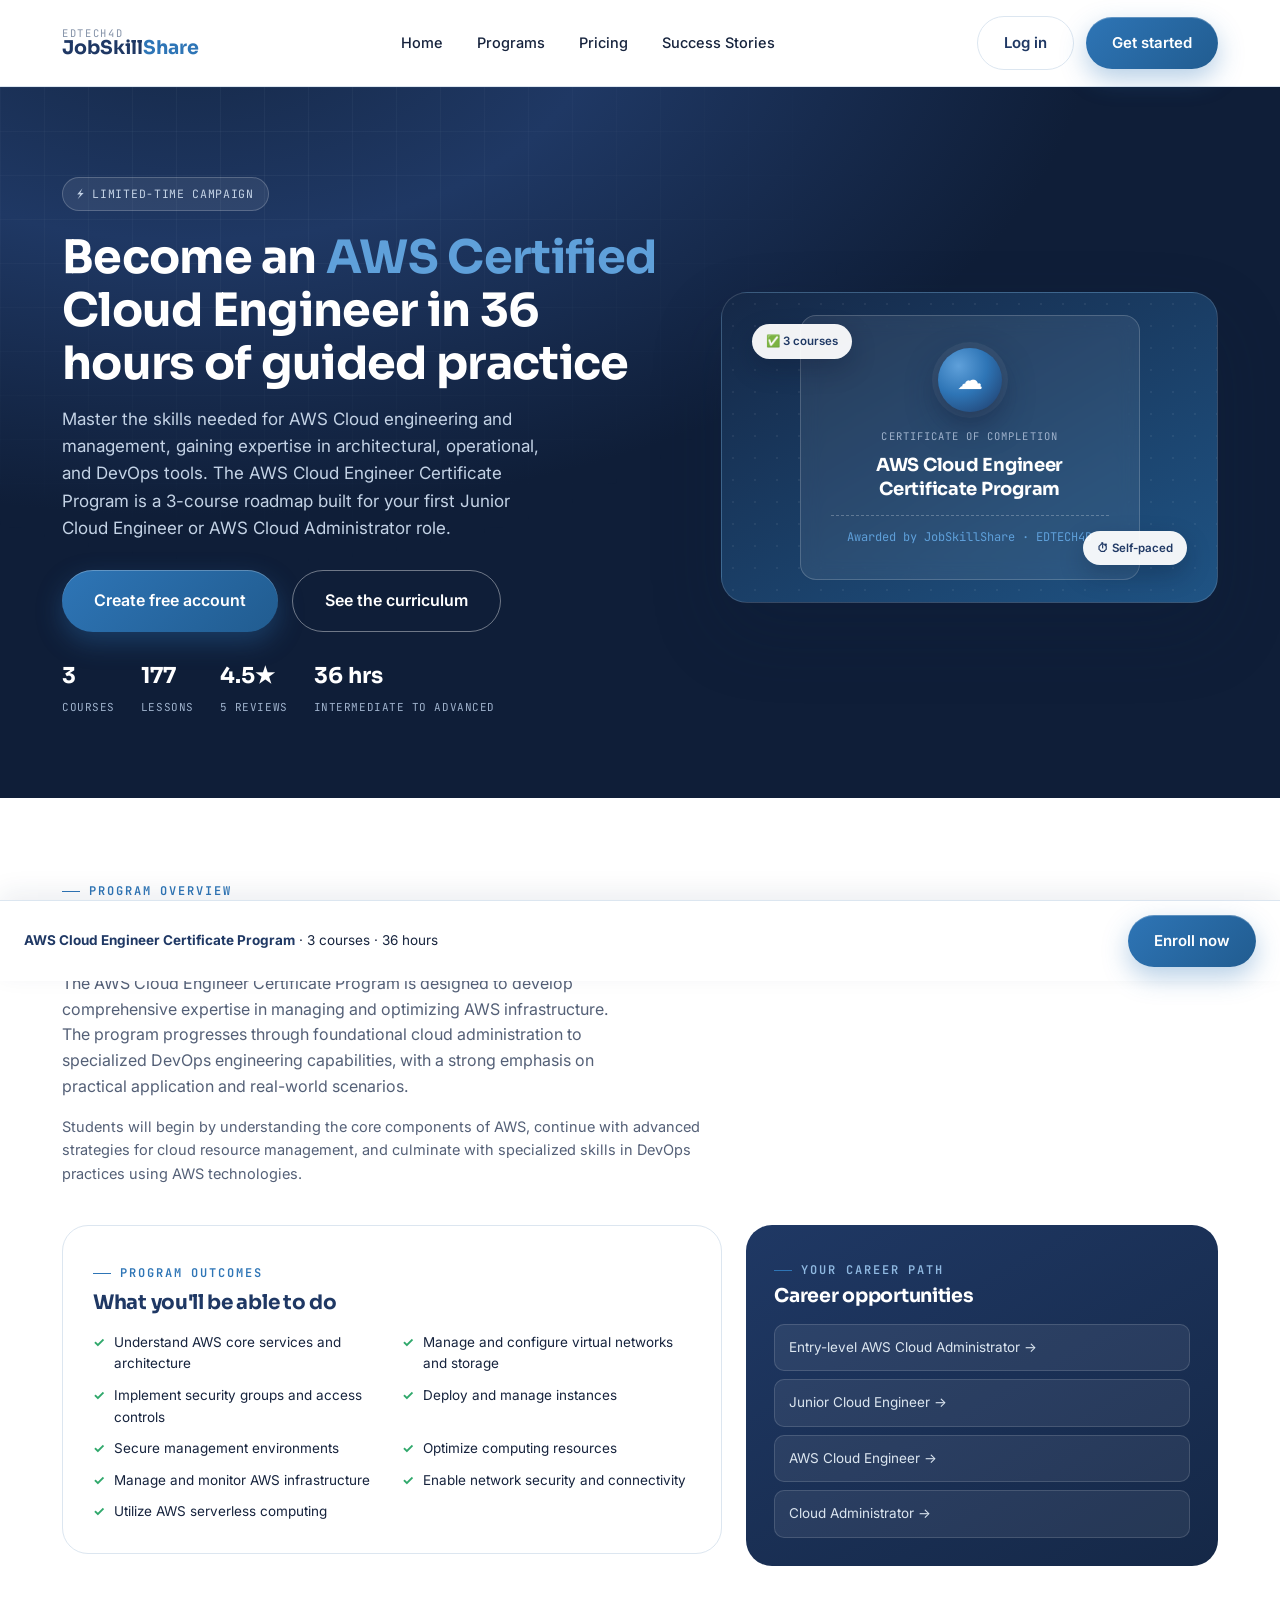
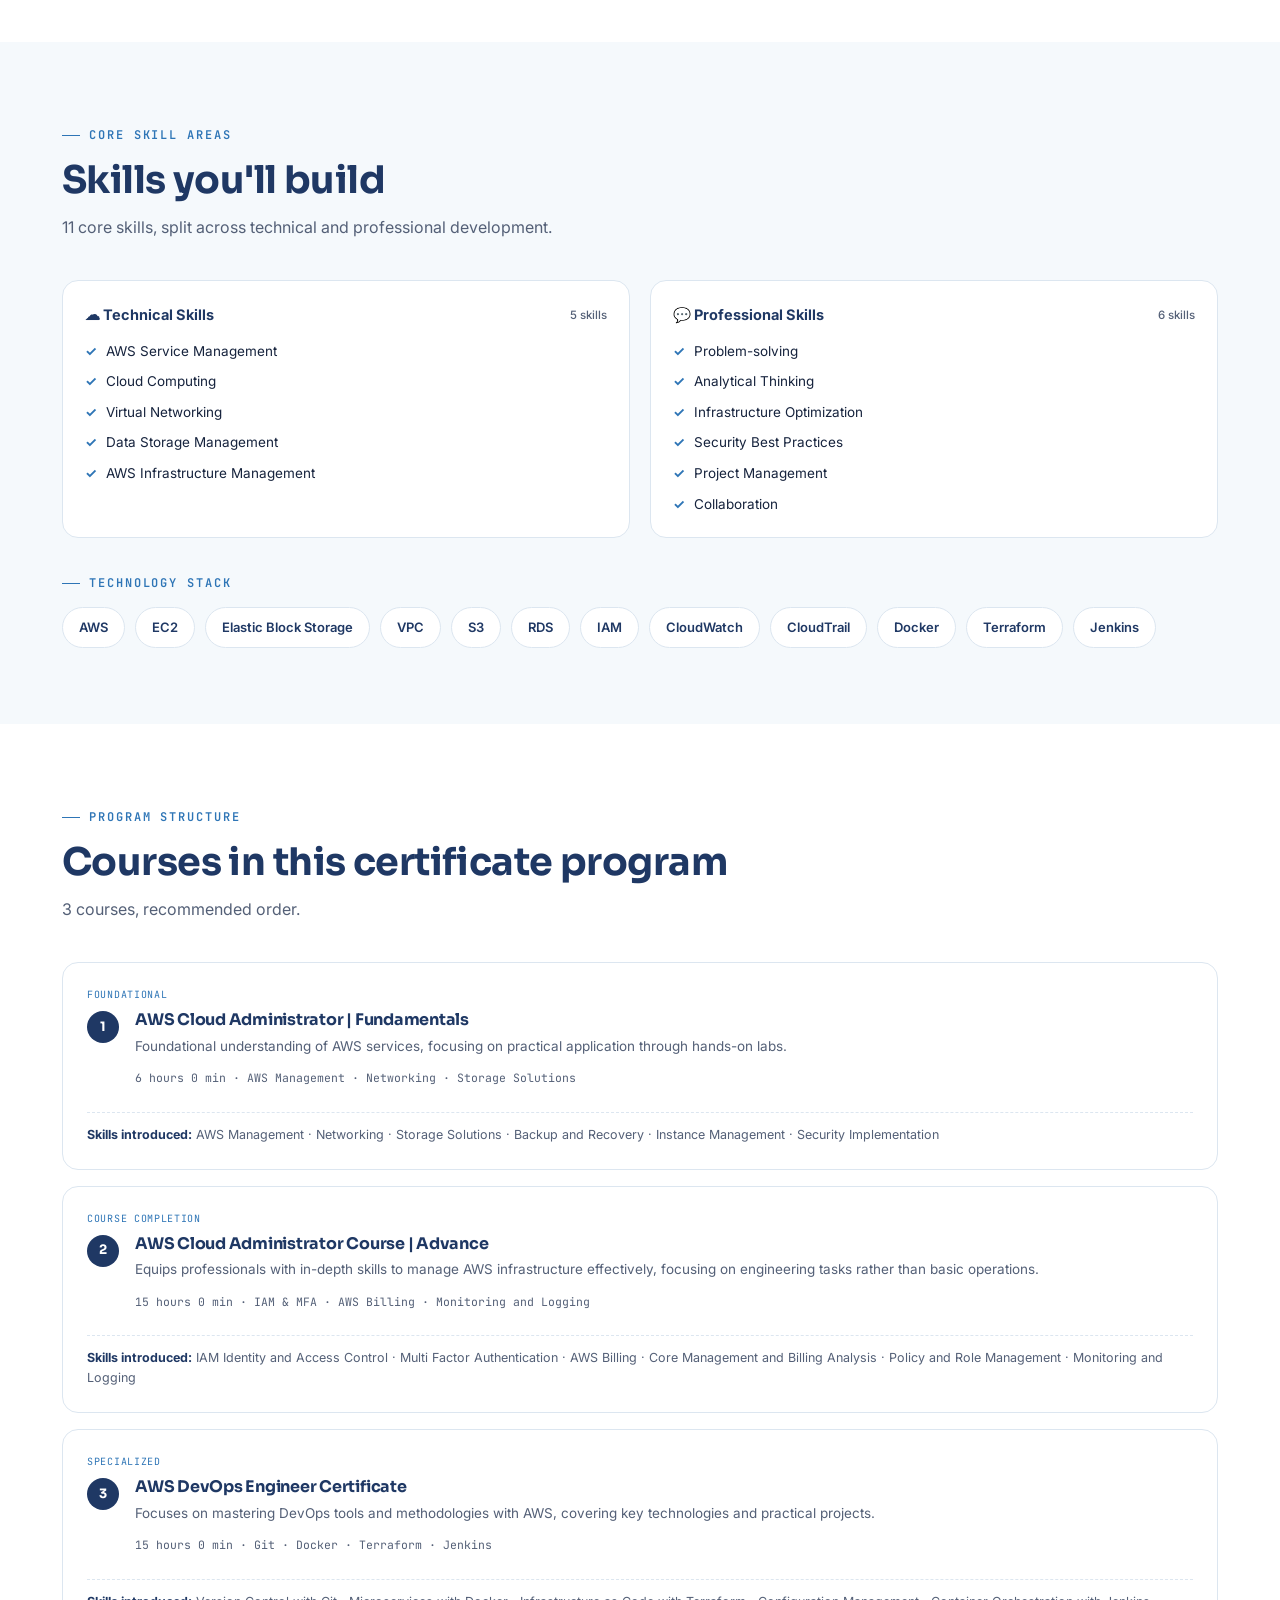
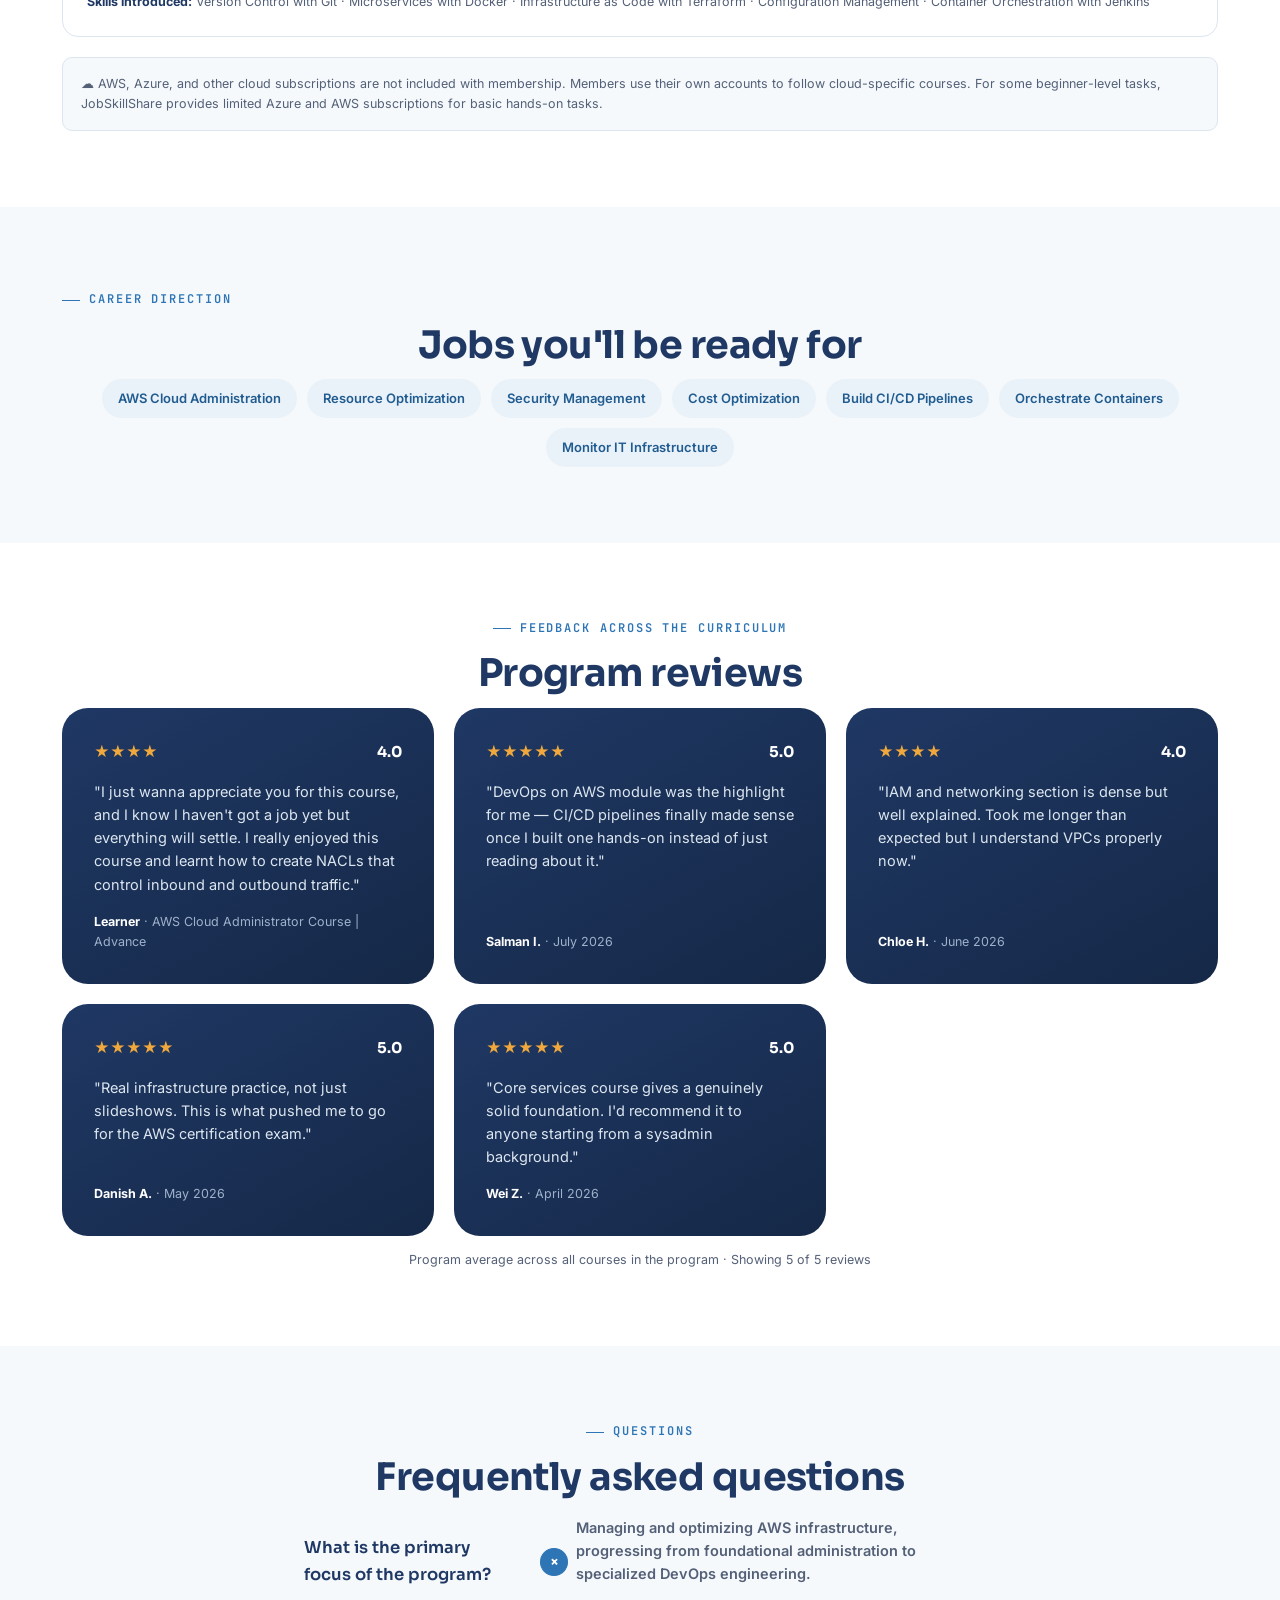
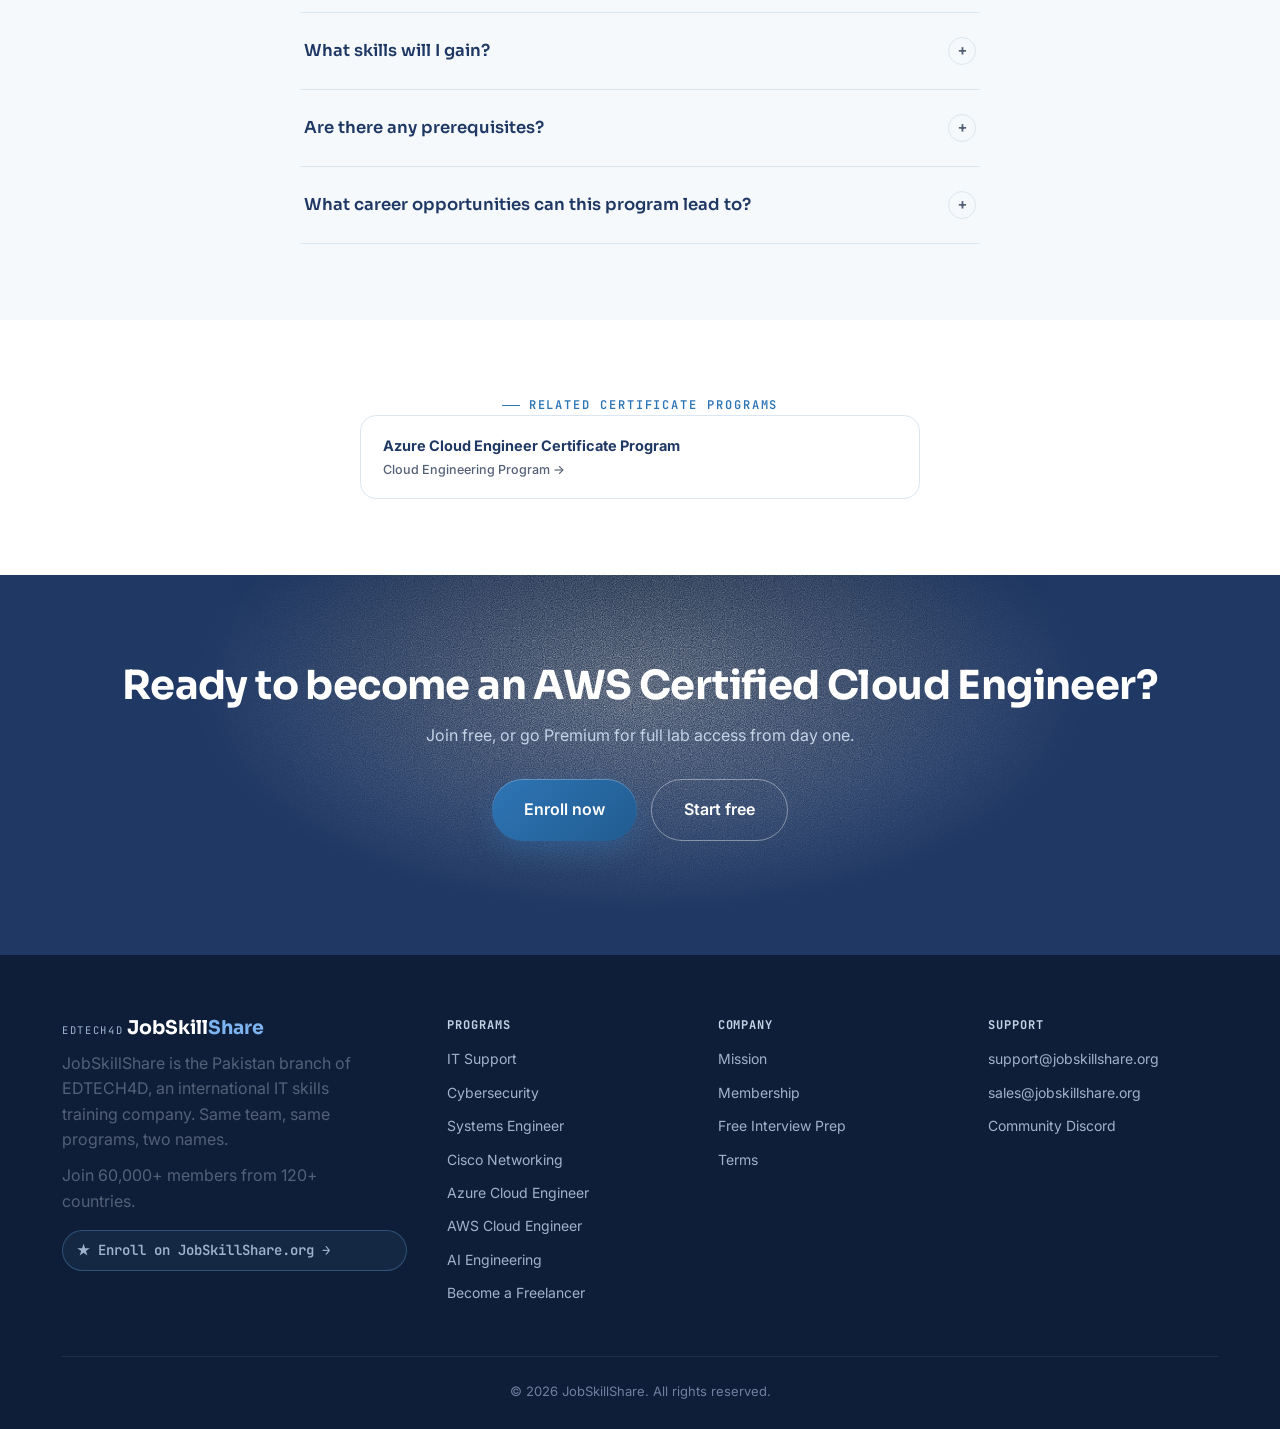
<file: campaign-aws-cloud-engineer.html>
<!DOCTYPE html>
<html lang="en">
<head>
<meta charset="UTF-8">
<meta name="viewport" content="width=device-width, initial-scale=1.0">
<title>AWS Cloud Engineer Certificate Program | Enroll Now — JobSkillShare</title>
<meta name="description" content="Become an AWS Certified Cloud Engineer in 36 hours of guided practice. 3-course roadmap covering AWS fundamentals, advanced administration, and DevOps.">
<!--
  Campaign landing page: AWS Cloud Engineer Certificate Program
  Week 6. Reuses the site's shared header, footer, and auth-modal
  system exactly, no separate signup flow. Matches the current
  campaign page template (overview grid, skills tabs, tech stack,
  per-course detail, jobs row, review card, FAQ, related programs).
-->
<link rel="preconnect" href="https://fonts.googleapis.com">
<link rel="preconnect" href="https://fonts.gstatic.com" crossorigin>
<link href="https://fonts.googleapis.com/css2?family=Sora:wght@600;700;800&family=Inter:wght@400;500;600;700&family=JetBrains+Mono:wght@400;500;600&display=swap" rel="stylesheet">
<link rel="stylesheet" href="style.min.css">
</head>
<body>
    <header>
      <div class="wrap nav">
        <a class="logo" href="index.html">
          <span class="parent">EDTECH4D</span>
          <span class="main">JobSkill<span>Share</span></span>
        </a>
        <nav class="menu" id="mainMenu">
          <a href="index.html">Home</a>
          <a href="programs.html">Programs</a>
          <a href="membership.html">Pricing</a>
          <a href="index.html#stories">Success Stories</a>
          <div class="nav-actions mobile-show">
            <a class="btn btn-ghost" href="#" data-open-auth="login">Log in</a>
            <a class="btn btn-primary" href="#" data-open-auth="plan">Get started</a>
          </div>
        </nav>
        <div class="nav-actions">
          <a class="btn btn-ghost" href="#" data-open-auth="login">Log in</a>
          <a class="btn btn-primary" href="#" data-open-auth="plan">Get started</a>
        </div>
        <button class="menu-toggle" id="menuToggle" aria-label="Toggle menu" aria-expanded="false">
          <span></span><span></span><span></span>
        </button>
      </div>
    </header>
<main>

<section class="camp-hero">
  <div class="wrap">
    <div>
      <div class="camp-badge">&#9889; Limited-time campaign</div>
      <h1>Become an <em>AWS Certified</em> Cloud Engineer in 36 hours of guided practice</h1>
      <p class="lead">Master the skills needed for AWS Cloud engineering and management, gaining expertise in architectural, operational, and DevOps tools. The AWS Cloud Engineer Certificate Program is a 3-course roadmap built for your first Junior Cloud Engineer or AWS Cloud Administrator role.</p>
      <div class="camp-cta-row">
        <button class="btn btn-primary btn-big" type="button" data-open-auth="plan" data-plan="free">Create free account</button>
        <a class="btn btn-ghost btn-big" href="#curriculum">See the curriculum</a>
      </div>
      <div class="camp-trust-row">
        <div><b>3</b><span>Courses</span></div><div><b>177</b><span>Lessons</span></div><div><b>4.5&#9733;</b><span>5 reviews</span></div><div><b>36 hrs</b><span>Intermediate to Advanced</span></div>
      </div>
    </div>
    <div class="camp-hero-visual">
      <span class="cert-float-chip c1">&#9989; 3 courses</span>
      <span class="cert-float-chip c2">&#9201; Self-paced</span>
      <div class="cert-card">
        <div class="cert-seal" role="img" aria-label="AWS Cloud Engineer Certificate Program certificate seal">&#9729;</div>
        <div class="cert-kicker">Certificate of Completion</div>
        <h3>AWS Cloud Engineer Certificate Program</h3>
        <div class="cert-name">Awarded by JobSkillShare &middot; EDTECH4D</div>
      </div>
    </div>
  </div>
</section>

<section class="camp-section" id="overview">
  <div class="wrap">
    <div class="eyebrow">Program overview</div>
    <h2 class="sec-title">What this program covers</h2>
    <p class="sec-sub">The AWS Cloud Engineer Certificate Program is designed to develop comprehensive expertise in managing and optimizing AWS infrastructure. The program progresses through foundational cloud administration to specialized DevOps engineering capabilities, with a strong emphasis on practical application and real-world scenarios.</p>
    <p style="max-width:640px;margin-top:-24px;margin-bottom:40px;color:var(--slate);font-size:14.5px;">Students will begin by understanding the core components of AWS, continue with advanced strategies for cloud resource management, and culminate with specialized skills in DevOps practices using AWS technologies.</p>

    <div class="camp-overview-grid">
      <div class="camp-outcomes-card">
        <div class="eyebrow">Program outcomes</div>
        <h3 class="sec-title" style="font-size:20px;margin-top:8px;">What you'll be able to do</h3>
        <ul class="camp-outcomes-list">
          <li>Understand AWS core services and architecture</li><li>Manage and configure virtual networks and storage</li><li>Implement security groups and access controls</li><li>Deploy and manage instances</li><li>Secure management environments</li><li>Optimize computing resources</li><li>Manage and monitor AWS infrastructure</li><li>Enable network security and connectivity</li><li>Utilize AWS serverless computing</li>
        </ul>
      </div>
      <div class="camp-career-card">
        <div class="eyebrow">Your career path</div>
        <h3>Career opportunities</h3>
        <div class="camp-career-list">
          <a href="#">Entry-level AWS Cloud Administrator &rarr;</a><a href="#">Junior Cloud Engineer &rarr;</a><a href="#">AWS Cloud Engineer &rarr;</a><a href="#">Cloud Administrator &rarr;</a>
        </div>
      </div>
    </div>
  </div>
</section>

<section class="camp-section tint">
  <div class="wrap">
    <div class="eyebrow">Core skill areas</div>
    <h2 class="sec-title">Skills you'll build</h2>
    <p class="sec-sub">11 core skills, split across technical and professional development.</p>
    <div class="camp-skills-tabs">
      <div class="camp-skills-tab">
        <div class="camp-skills-tab-head">&#9729; Technical Skills <span class="n">5 skills</span></div>
        <ul><li>AWS Service Management</li><li>Cloud Computing</li><li>Virtual Networking</li><li>Data Storage Management</li><li>AWS Infrastructure Management</li></ul>
      </div>
      <div class="camp-skills-tab">
        <div class="camp-skills-tab-head">&#128172; Professional Skills <span class="n">6 skills</span></div>
        <ul><li>Problem-solving</li><li>Analytical Thinking</li><li>Infrastructure Optimization</li><li>Security Best Practices</li><li>Project Management</li><li>Collaboration</li></ul>
      </div>
    </div>
    <div style="margin-top:28px;">
      <div class="eyebrow" style="margin-bottom:14px;">Technology stack</div>
      <div class="camp-techstack">
        <span>AWS</span><span>EC2</span><span>Elastic Block Storage</span><span>VPC</span><span>S3</span><span>RDS</span><span>IAM</span><span>CloudWatch</span><span>CloudTrail</span><span>Docker</span><span>Terraform</span><span>Jenkins</span>
      </div>
    </div>
  </div>
</section>

<section class="camp-section" id="curriculum">
  <div class="wrap">
    <div class="eyebrow">Program structure</div>
    <h2 class="sec-title">Courses in this certificate program</h2>
    <p class="sec-sub">3 courses, recommended order.</p>
    <div>
      <div class="camp-course-detail">
        <span class="stage-tag">Foundational</span>
        <div class="camp-course-detail-head">
          <div class="camp-course-detail-num">1</div>
          <div>
            <h3>AWS Cloud Administrator | Fundamentals</h3>
            <p class="desc">Foundational understanding of AWS services, focusing on practical application through hands-on labs.</p>
            <div class="course-meta">6 hours 0 min &middot; AWS Management &middot; Networking &middot; Storage Solutions</div>
          </div>
        </div>
        <div class="skills-intro"><b>Skills introduced:</b> AWS Management &middot; Networking &middot; Storage Solutions &middot; Backup and Recovery &middot; Instance Management &middot; Security Implementation</div>
      </div>
      <div class="camp-course-detail">
        <span class="stage-tag">Course completion</span>
        <div class="camp-course-detail-head">
          <div class="camp-course-detail-num">2</div>
          <div>
            <h3>AWS Cloud Administrator Course | Advance</h3>
            <p class="desc">Equips professionals with in-depth skills to manage AWS infrastructure effectively, focusing on engineering tasks rather than basic operations.</p>
            <div class="course-meta">15 hours 0 min &middot; IAM &amp; MFA &middot; AWS Billing &middot; Monitoring and Logging</div>
          </div>
        </div>
        <div class="skills-intro"><b>Skills introduced:</b> IAM Identity and Access Control &middot; Multi Factor Authentication &middot; AWS Billing &middot; Core Management and Billing Analysis &middot; Policy and Role Management &middot; Monitoring and Logging</div>
      </div>
      <div class="camp-course-detail" style="margin-bottom:0;">
        <span class="stage-tag">Specialized</span>
        <div class="camp-course-detail-head">
          <div class="camp-course-detail-num">3</div>
          <div>
            <h3>AWS DevOps Engineer Certificate</h3>
            <p class="desc">Focuses on mastering DevOps tools and methodologies with AWS, covering key technologies and practical projects.</p>
            <div class="course-meta">15 hours 0 min &middot; Git &middot; Docker &middot; Terraform &middot; Jenkins</div>
          </div>
        </div>
        <div class="skills-intro"><b>Skills introduced:</b> Version Control with Git &middot; Microservices with Docker &middot; Infrastructure as Code with Terraform &middot; Configuration Management &middot; Container Orchestration with Jenkins</div>
      </div>
    </div>
    <div class="camp-cloud-note">&#9729; AWS, Azure, and other cloud subscriptions are not included with membership. Members use their own accounts to follow cloud-specific courses. For some beginner-level tasks, JobSkillShare provides limited Azure and AWS subscriptions for basic hands-on tasks.</div>
  </div>
</section>

<section class="camp-section tint">
  <div class="wrap">
    <div class="eyebrow">Career direction</div>
    <h2 class="sec-title" style="text-align:center;">Jobs you'll be ready for</h2>
    <div class="camp-jobs-row">
      <span>AWS Cloud Administration</span><span>Resource Optimization</span><span>Security Management</span><span>Cost Optimization</span><span>Build CI/CD Pipelines</span><span>Orchestrate Containers</span><span>Monitor IT Infrastructure</span>
    </div>
  </div>
</section>

<section class="camp-section">
  <div class="wrap">
    <div class="eyebrow" style="justify-content:center;display:flex;">Feedback across the curriculum</div>
    <h2 class="sec-title" style="text-align:center;">Program reviews</h2>
    <div class="camp-review-grid">
      <div class="camp-review-card">
        <div class="camp-review-head">
          <span class="stars">&#9733;&#9733;&#9733;&#9733;</span>
          <span class="rating">4.0</span>
        </div>
        <p class="quote">"I just wanna appreciate you for this course, and I know I haven't got a job yet but everything will settle. I really enjoyed this course and learnt how to create NACLs that control inbound and outbound traffic."</p>
        <div class="reviewer"><b>Learner</b> &middot; AWS Cloud Administrator Course | Advance</div>
      </div>
      <div class="camp-review-card">
        <div class="camp-review-head">
          <span class="stars">&#9733;&#9733;&#9733;&#9733;&#9733;</span>
          <span class="rating">5.0</span>
        </div>
        <p class="quote">"DevOps on AWS module was the highlight for me — CI/CD pipelines finally made sense once I built one hands-on instead of just reading about it."</p>
        <div class="reviewer"><b>Salman I.</b> &middot; July 2026</div>
      </div>
      <div class="camp-review-card">
        <div class="camp-review-head">
          <span class="stars">&#9733;&#9733;&#9733;&#9733;</span>
          <span class="rating">4.0</span>
        </div>
        <p class="quote">"IAM and networking section is dense but well explained. Took me longer than expected but I understand VPCs properly now."</p>
        <div class="reviewer"><b>Chloe H.</b> &middot; June 2026</div>
      </div>
      <div class="camp-review-card">
        <div class="camp-review-head">
          <span class="stars">&#9733;&#9733;&#9733;&#9733;&#9733;</span>
          <span class="rating">5.0</span>
        </div>
        <p class="quote">"Real infrastructure practice, not just slideshows. This is what pushed me to go for the AWS certification exam."</p>
        <div class="reviewer"><b>Danish A.</b> &middot; May 2026</div>
      </div>
      <div class="camp-review-card">
        <div class="camp-review-head">
          <span class="stars">&#9733;&#9733;&#9733;&#9733;&#9733;</span>
          <span class="rating">5.0</span>
        </div>
        <p class="quote">"Core services course gives a genuinely solid foundation. I'd recommend it to anyone starting from a sysadmin background."</p>
        <div class="reviewer"><b>Wei Z.</b> &middot; April 2026</div>
      </div>
    </div>
    <div class="camp-review-count">Program average across all courses in the program &middot; Showing 5 of 5 reviews</div>
  </div>
</section>

<section class="camp-section tint">
  <div class="wrap">
    <div class="eyebrow" style="justify-content:center;display:flex;">Questions</div>
    <h2 class="sec-title" style="text-align:center;">Frequently asked questions</h2>
    <div class="faq-list" style="max-width:680px;">
      <div class="faq-item open">
        <div class="faq-q"><span>What is the primary focus of the program?</span><span class="icon-plus">+</span></div>
        <div class="faq-a"><p>Managing and optimizing AWS infrastructure, progressing from foundational administration to specialized DevOps engineering.</p></div>
      </div>
      <div class="faq-item">
        <div class="faq-q"><span>What skills will I gain?</span><span class="icon-plus">+</span></div>
        <div class="faq-a"><p>AWS service management, cloud computing, virtual networking, data storage management, and infrastructure automation with tools like Terraform and Jenkins.</p></div>
      </div>
      <div class="faq-item">
        <div class="faq-q"><span>Are there any prerequisites?</span><span class="icon-plus">+</span></div>
        <div class="faq-a"><p>A basic understanding of cloud concepts is helpful, but the fundamentals course is built to get beginners up to speed.</p></div>
      </div>
      <div class="faq-item">
        <div class="faq-q"><span>What career opportunities can this program lead to?</span><span class="icon-plus">+</span></div>
        <div class="faq-a"><p>Entry-level AWS Cloud Administrator, Junior Cloud Engineer, AWS Cloud Engineer, and Cloud Administrator roles.</p></div>
      </div>
    </div>
  </div>
</section>

<section class="camp-section">
  <div class="wrap">
    <div class="eyebrow" style="justify-content:center;display:flex;">Related certificate programs</div>
    <div class="camp-related">
      <a href="campaign-azure-cloud-engineer.html">Azure Cloud Engineer Certificate Program<span>Cloud Engineering Program &rarr;</span></a>
    </div>
  </div>
</section>

<section class="final">
  <div class="wrap">
    <h2>Ready to become an AWS Certified Cloud Engineer?</h2>
    <p>Join free, or go Premium for full lab access from day one.</p>
    <div class="camp-cta-row" style="justify-content:center;">
      <button class="btn btn-primary btn-big" type="button" data-open-auth="plan" data-plan="monthly">Enroll now</button>
      <button class="btn btn-ghost btn-big" type="button" data-open-auth="plan" data-plan="free">Start free</button>
    </div>
  </div>
</section>
</main>

<div class="camp-sticky-cta" id="stickyCta">
  <div class="info"><b>AWS Cloud Engineer Certificate Program</b> &middot; 3 courses &middot; 36 hours</div>
  <button class="btn btn-primary" type="button" data-open-auth="plan" data-plan="monthly">Enroll now</button>
</div>
    <footer>
      <div class="wrap">
        <div class="foot">
          <div>
            <a class="logo" href="index.html">
              <span class="parent" style="color: #9db6d4">EDTECH4D</span>
              <span class="main" style="color: #fff"
                >JobSkill<span style="color: #7db4f0">Share</span></span
              >
            </a>
            <p style="margin-top: 12px; max-width: 300px">
              JobSkillShare is the Pakistan branch of EDTECH4D, an international
              IT skills training company. Same team, same programs, two names.
            </p>
            <p style="margin-top: 10px; max-width: 280px">
              Join 60,000+ members from 120+ countries.
            </p>
            <a
              class="aff-link"
              href="https://www.jobskillshare.org/certificate-program?ref=kaneeza-batool"
              target="_blank"
              rel="noopener"
              >&#9733; Enroll on JobSkillShare.org &rarr;</a
            >
          </div>
          <div>
            <h4>Programs</h4>
            <a href="campaign-it-support.html">IT Support</a><a href="campaign-cybersecurity.html">Cybersecurity</a
            ><a href="campaign-systems-engineer.html">Systems Engineer</a><a href="campaign-cisco-network-engineer.html">Cisco Networking</a
            ><a href="campaign-azure-cloud-engineer.html">Azure Cloud Engineer</a><a href="campaign-aws-cloud-engineer.html">AWS Cloud Engineer</a
            ><a href="campaign-ai-engineering.html">AI Engineering</a><a href="campaign-freelancer.html">Become a Freelancer</a>
          </div>
          <div>
            <h4>Company</h4>
            <a href="#">Mission</a><a href="membership.html">Membership</a
            ><a href="#">Free Interview Prep</a><a href="#">Terms</a>
          </div>
          <div>
            <h4>Support</h4>
            <a href="#">support@jobskillshare.org</a
            ><a href="#">sales@jobskillshare.org</a
            ><a href="#">Community Discord</a>
          </div>
        </div>
        <div class="copyright">
          &copy; 2026 JobSkillShare. All rights reserved.
        </div>
      </div>
    </footer>

    <!-- Auth modal (signup / login / reset) — shared component, see modal.js -->
    <div class="auth-overlay" id="authOverlay" hidden>
      <div
        class="auth-modal"
        role="dialog"
        aria-modal="true"
        aria-labelledby="authTitle"
      >
        <button class="auth-close" id="authClose" aria-label="Close">&times;</button>
        <div id="authStepper" class="auth-stepper" hidden>
          <div class="auth-step-dot" data-step="plan"><span>1</span>Plan</div>
          <div class="auth-step-dot" data-step="account"><span>2</span>Account</div>
          <div class="auth-step-dot" data-step="details"><span>3</span>Finish</div>
        </div>
        <div class="auth-body" id="authBody"></div>
      </div>
    </div>

    <script src="script.min.js"></script>
  </body>
</html>
</file>
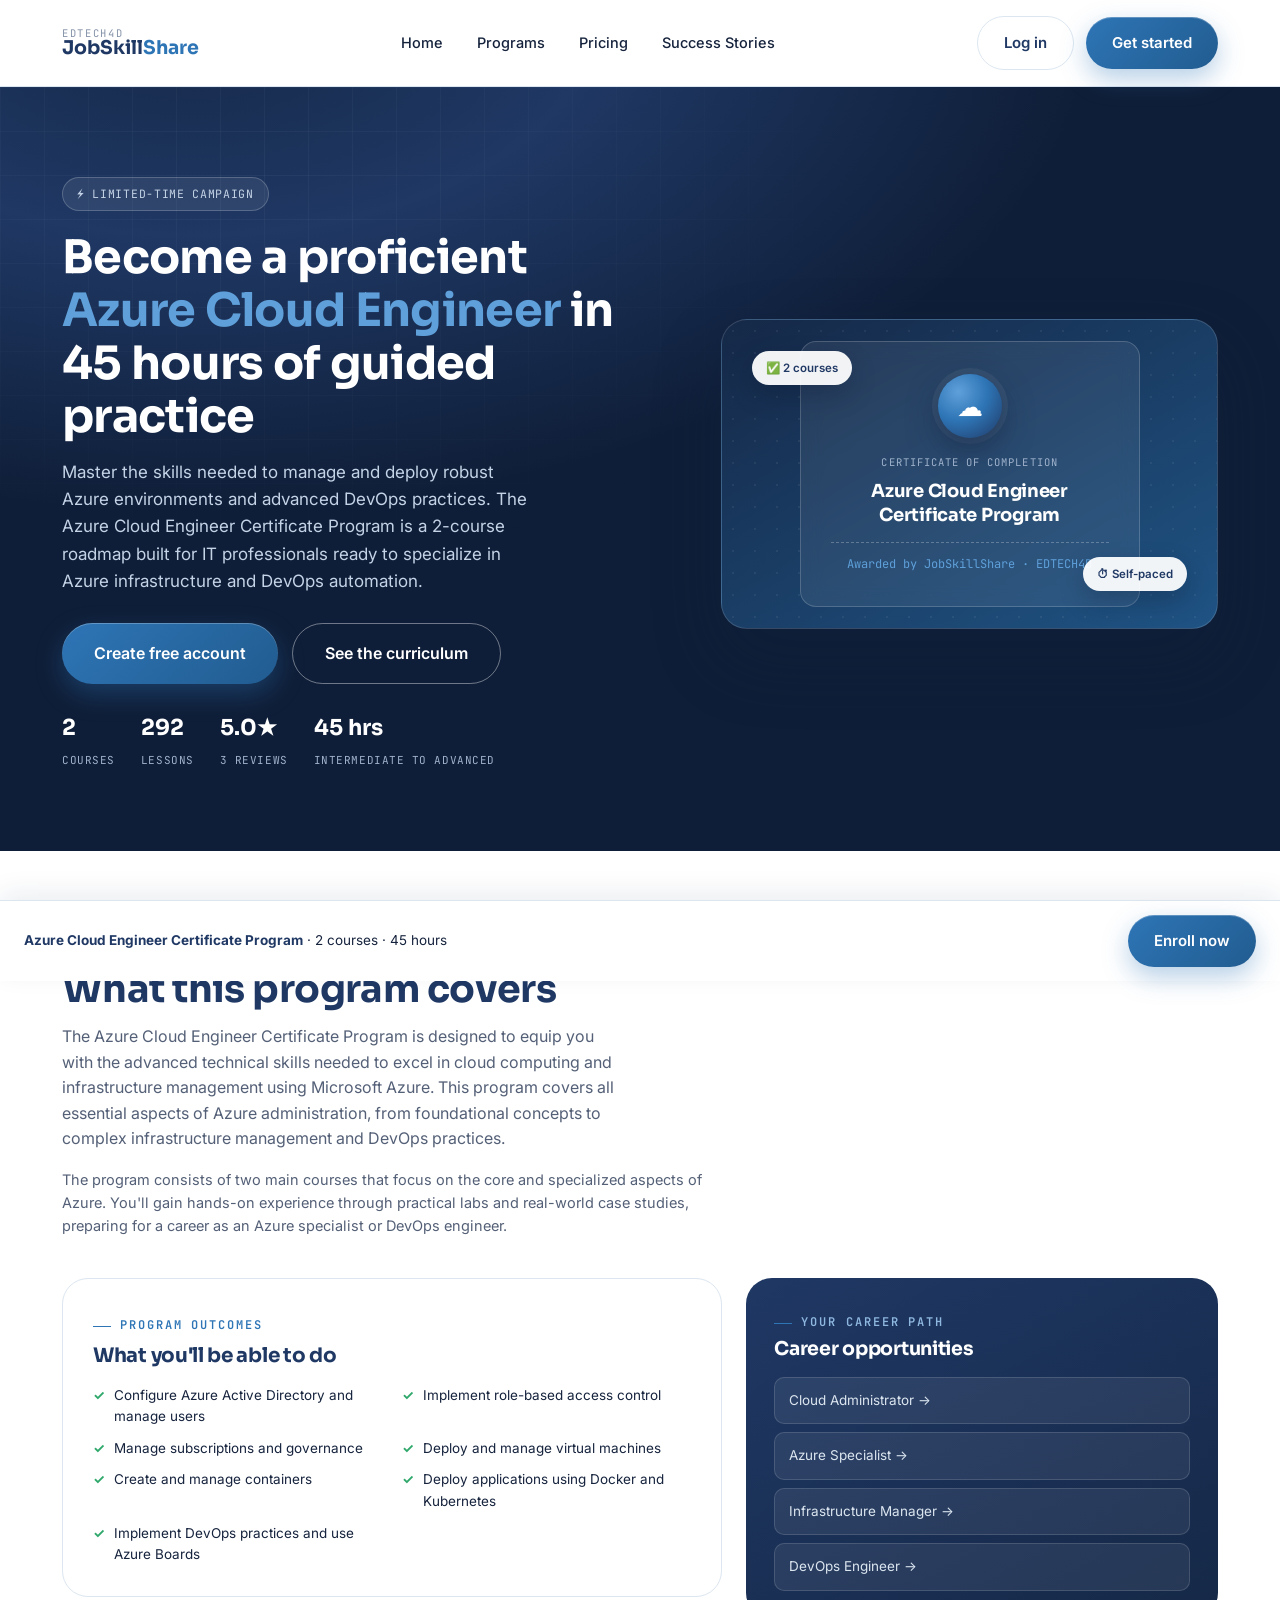
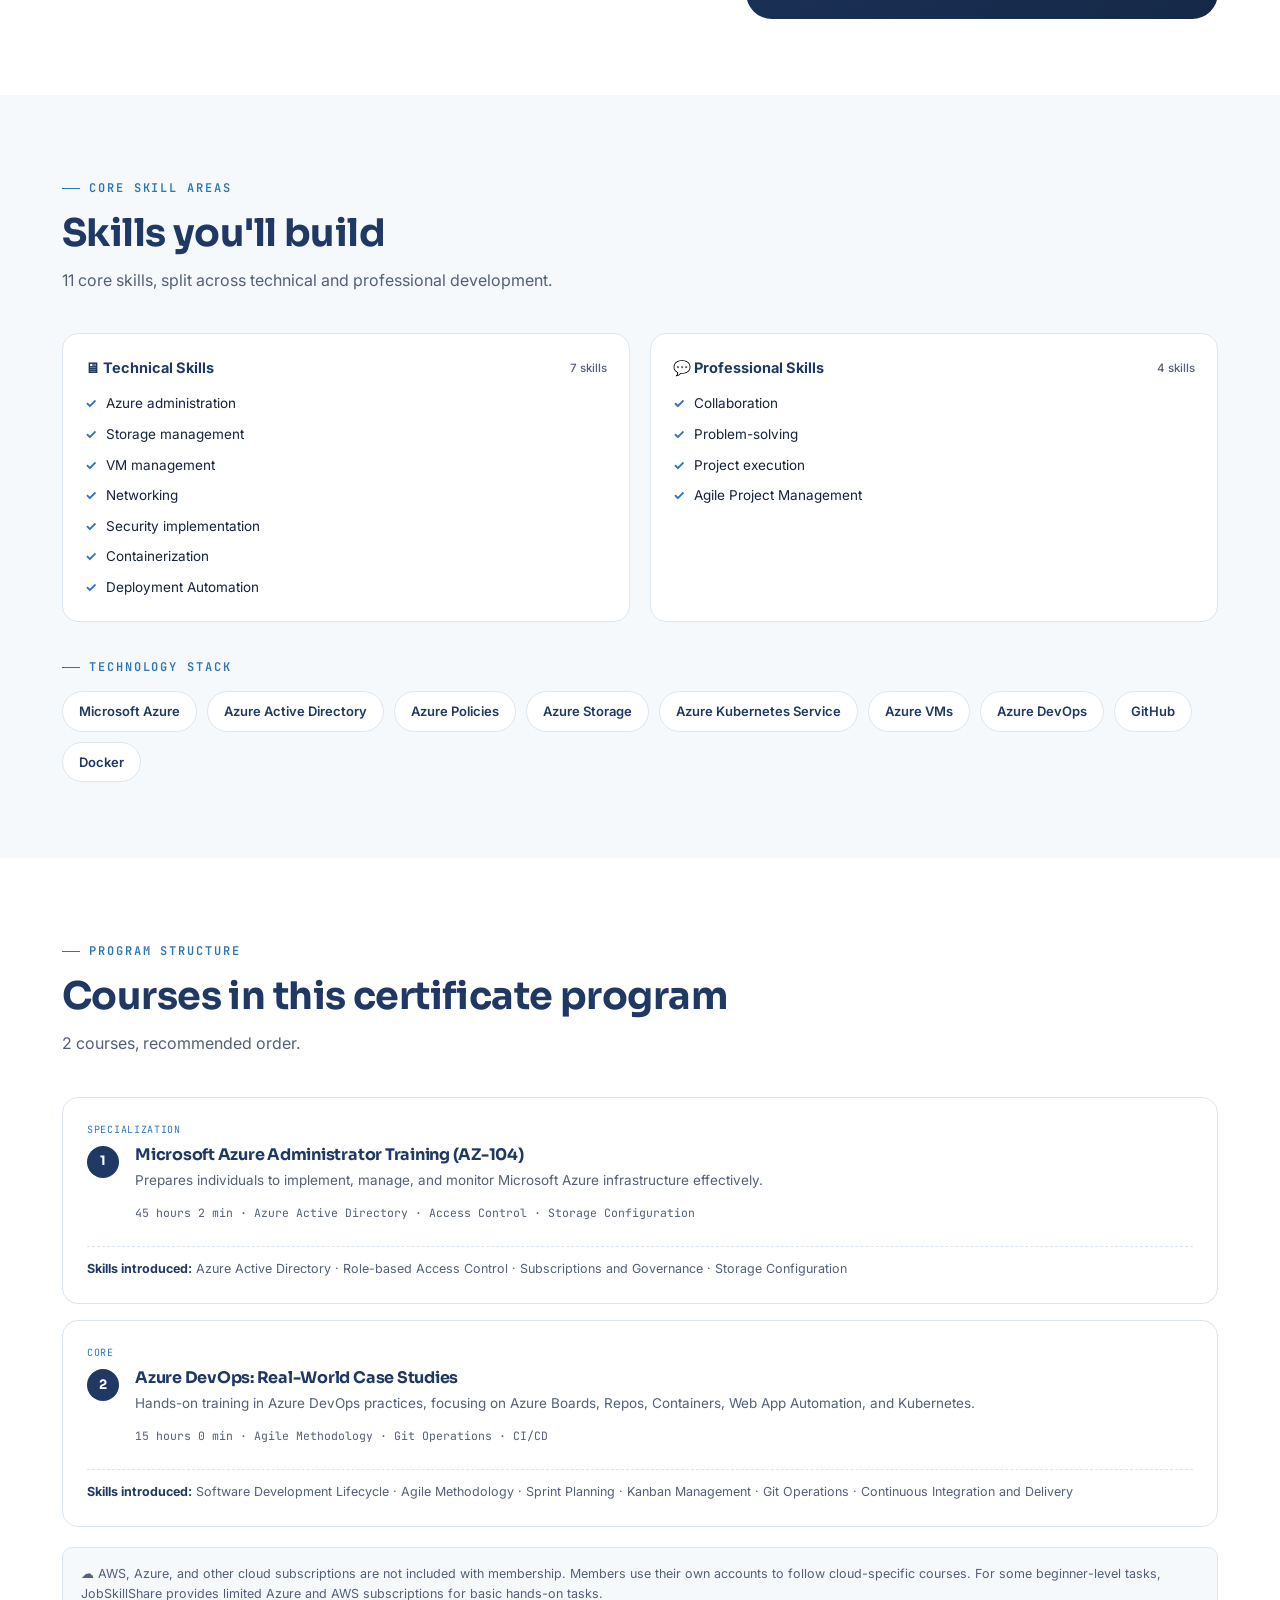
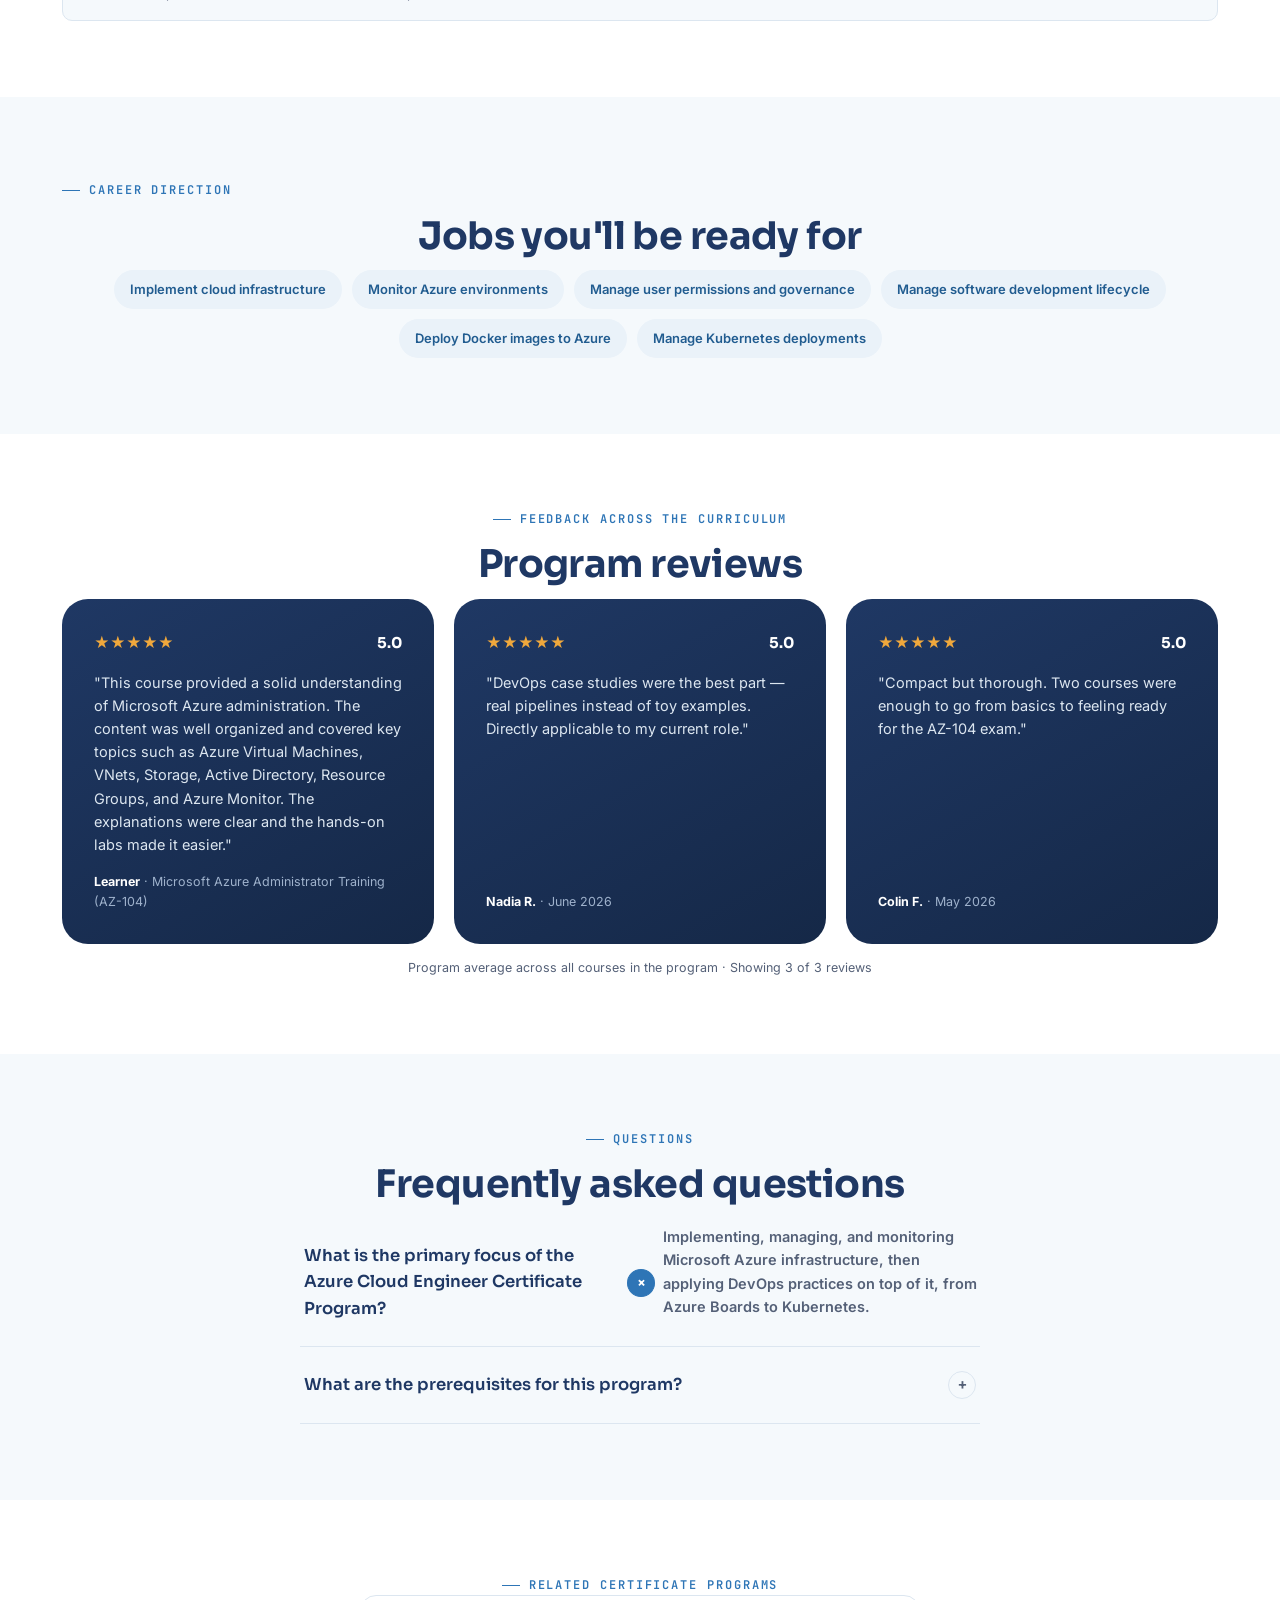
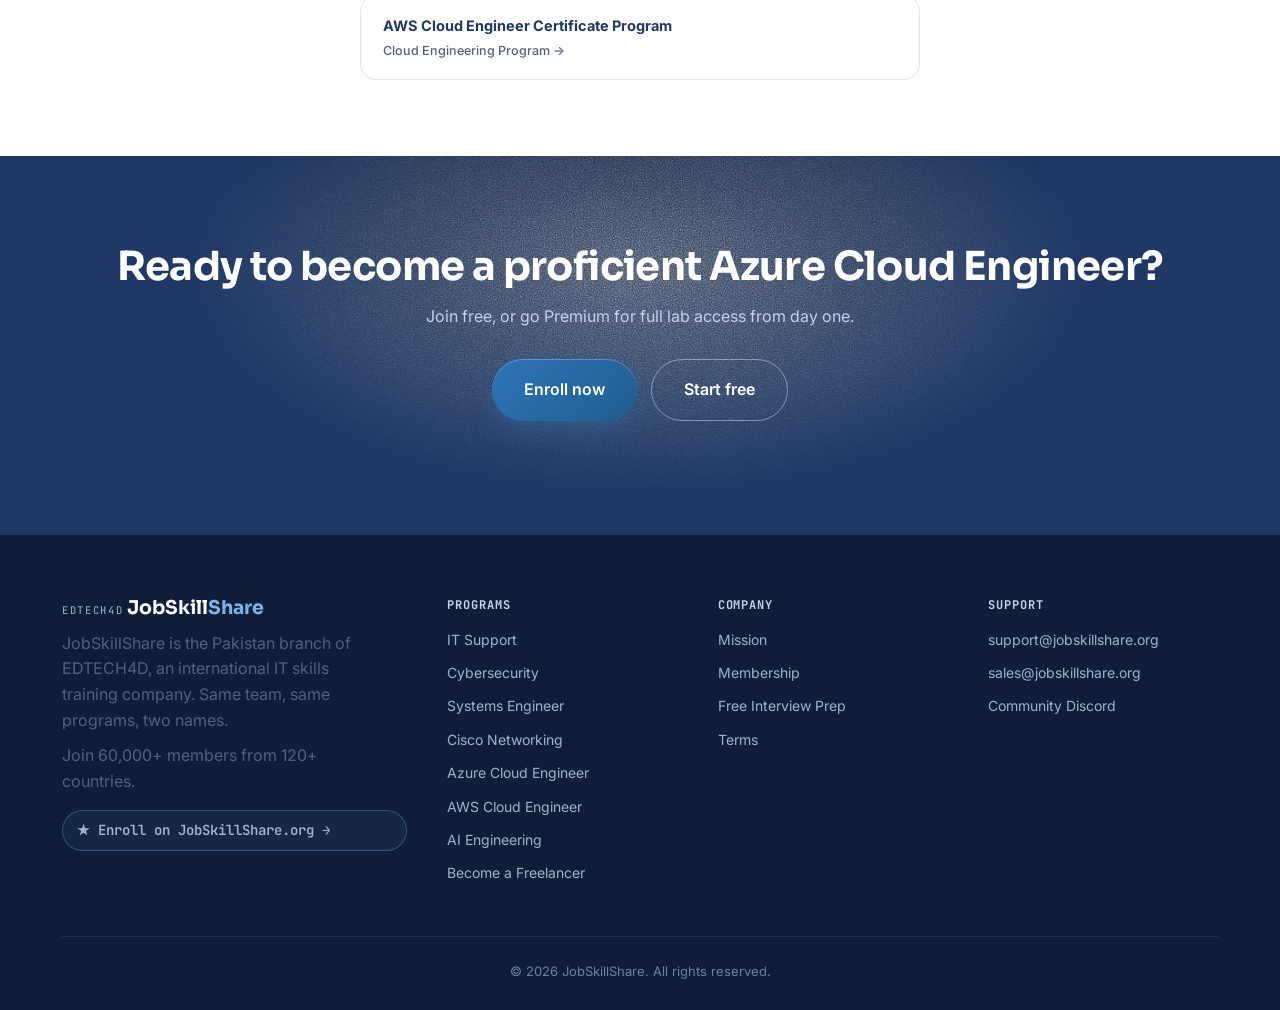
<file: campaign-azure-cloud-engineer.html>
<!DOCTYPE html>
<html lang="en">
<head>
<meta charset="UTF-8">
<meta name="viewport" content="width=device-width, initial-scale=1.0">
<title>Azure Cloud Engineer Certificate Program | Enroll Now — JobSkillShare</title>
<meta name="description" content="Become a proficient Azure Cloud Engineer in 45 hours of guided practice. 2-course roadmap covering Azure administration and Azure DevOps.">
<!--
  Campaign landing page: Azure Cloud Engineer Certificate Program
  Week 6. Reuses the site's shared header, footer, and auth-modal
  system exactly, no separate signup flow. Matches the current
  campaign page template (overview grid, skills tabs, tech stack,
  per-course detail, jobs row, review card, FAQ, related programs).
-->
<link rel="preconnect" href="https://fonts.googleapis.com">
<link rel="preconnect" href="https://fonts.gstatic.com" crossorigin>
<link href="https://fonts.googleapis.com/css2?family=Sora:wght@600;700;800&family=Inter:wght@400;500;600;700&family=JetBrains+Mono:wght@400;500;600&display=swap" rel="stylesheet">
<link rel="stylesheet" href="style.min.css">
</head>
<body>
    <header>
      <div class="wrap nav">
        <a class="logo" href="index.html">
          <span class="parent">EDTECH4D</span>
          <span class="main">JobSkill<span>Share</span></span>
        </a>
        <nav class="menu" id="mainMenu">
          <a href="index.html">Home</a>
          <a href="programs.html">Programs</a>
          <a href="membership.html">Pricing</a>
          <a href="index.html#stories">Success Stories</a>
          <div class="nav-actions mobile-show">
            <a class="btn btn-ghost" href="#" data-open-auth="login">Log in</a>
            <a class="btn btn-primary" href="#" data-open-auth="plan">Get started</a>
          </div>
        </nav>
        <div class="nav-actions">
          <a class="btn btn-ghost" href="#" data-open-auth="login">Log in</a>
          <a class="btn btn-primary" href="#" data-open-auth="plan">Get started</a>
        </div>
        <button class="menu-toggle" id="menuToggle" aria-label="Toggle menu" aria-expanded="false">
          <span></span><span></span><span></span>
        </button>
      </div>
    </header>
<main>

<section class="camp-hero">
  <div class="wrap">
    <div>
      <div class="camp-badge">&#9889; Limited-time campaign</div>
      <h1>Become a proficient <em>Azure Cloud Engineer</em> in 45 hours of guided practice</h1>
      <p class="lead">Master the skills needed to manage and deploy robust Azure environments and advanced DevOps practices. The Azure Cloud Engineer Certificate Program is a 2-course roadmap built for IT professionals ready to specialize in Azure infrastructure and DevOps automation.</p>
      <div class="camp-cta-row">
        <button class="btn btn-primary btn-big" type="button" data-open-auth="plan" data-plan="free">Create free account</button>
        <a class="btn btn-ghost btn-big" href="#curriculum">See the curriculum</a>
      </div>
      <div class="camp-trust-row">
        <div><b>2</b><span>Courses</span></div><div><b>292</b><span>Lessons</span></div><div><b>5.0&#9733;</b><span>3 reviews</span></div><div><b>45 hrs</b><span>Intermediate to Advanced</span></div>
      </div>
    </div>
    <div class="camp-hero-visual">
      <span class="cert-float-chip c1">&#9989; 2 courses</span>
      <span class="cert-float-chip c2">&#9201; Self-paced</span>
      <div class="cert-card">
        <div class="cert-seal" role="img" aria-label="Azure Cloud Engineer Certificate Program certificate seal">&#9729;</div>
        <div class="cert-kicker">Certificate of Completion</div>
        <h3>Azure Cloud Engineer Certificate Program</h3>
        <div class="cert-name">Awarded by JobSkillShare &middot; EDTECH4D</div>
      </div>
    </div>
  </div>
</section>

<section class="camp-section" id="overview">
  <div class="wrap">
    <div class="eyebrow">Program overview</div>
    <h2 class="sec-title">What this program covers</h2>
    <p class="sec-sub">The Azure Cloud Engineer Certificate Program is designed to equip you with the advanced technical skills needed to excel in cloud computing and infrastructure management using Microsoft Azure. This program covers all essential aspects of Azure administration, from foundational concepts to complex infrastructure management and DevOps practices.</p>
    <p style="max-width:640px;margin-top:-24px;margin-bottom:40px;color:var(--slate);font-size:14.5px;">The program consists of two main courses that focus on the core and specialized aspects of Azure. You'll gain hands-on experience through practical labs and real-world case studies, preparing for a career as an Azure specialist or DevOps engineer.</p>

    <div class="camp-overview-grid">
      <div class="camp-outcomes-card">
        <div class="eyebrow">Program outcomes</div>
        <h3 class="sec-title" style="font-size:20px;margin-top:8px;">What you'll be able to do</h3>
        <ul class="camp-outcomes-list">
          <li>Configure Azure Active Directory and manage users</li><li>Implement role-based access control</li><li>Manage subscriptions and governance</li><li>Deploy and manage virtual machines</li><li>Create and manage containers</li><li>Deploy applications using Docker and Kubernetes</li><li>Implement DevOps practices and use Azure Boards</li>
        </ul>
      </div>
      <div class="camp-career-card">
        <div class="eyebrow">Your career path</div>
        <h3>Career opportunities</h3>
        <div class="camp-career-list">
          <a href="#">Cloud Administrator &rarr;</a><a href="#">Azure Specialist &rarr;</a><a href="#">Infrastructure Manager &rarr;</a><a href="#">DevOps Engineer &rarr;</a>
        </div>
      </div>
    </div>
  </div>
</section>

<section class="camp-section tint">
  <div class="wrap">
    <div class="eyebrow">Core skill areas</div>
    <h2 class="sec-title">Skills you'll build</h2>
    <p class="sec-sub">11 core skills, split across technical and professional development.</p>
    <div class="camp-skills-tabs">
      <div class="camp-skills-tab">
        <div class="camp-skills-tab-head">&#128421; Technical Skills <span class="n">7 skills</span></div>
        <ul><li>Azure administration</li><li>Storage management</li><li>VM management</li><li>Networking</li><li>Security implementation</li><li>Containerization</li><li>Deployment Automation</li></ul>
      </div>
      <div class="camp-skills-tab">
        <div class="camp-skills-tab-head">&#128172; Professional Skills <span class="n">4 skills</span></div>
        <ul><li>Collaboration</li><li>Problem-solving</li><li>Project execution</li><li>Agile Project Management</li></ul>
      </div>
    </div>
    <div style="margin-top:28px;">
      <div class="eyebrow" style="margin-bottom:14px;">Technology stack</div>
      <div class="camp-techstack">
        <span>Microsoft Azure</span><span>Azure Active Directory</span><span>Azure Policies</span><span>Azure Storage</span><span>Azure Kubernetes Service</span><span>Azure VMs</span><span>Azure DevOps</span><span>GitHub</span><span>Docker</span>
      </div>
    </div>
  </div>
</section>

<section class="camp-section" id="curriculum">
  <div class="wrap">
    <div class="eyebrow">Program structure</div>
    <h2 class="sec-title">Courses in this certificate program</h2>
    <p class="sec-sub">2 courses, recommended order.</p>
    <div>
      <div class="camp-course-detail">
        <span class="stage-tag">Specialization</span>
        <div class="camp-course-detail-head">
          <div class="camp-course-detail-num">1</div>
          <div>
            <h3>Microsoft Azure Administrator Training (AZ-104)</h3>
            <p class="desc">Prepares individuals to implement, manage, and monitor Microsoft Azure infrastructure effectively.</p>
            <div class="course-meta">45 hours 2 min &middot; Azure Active Directory &middot; Access Control &middot; Storage Configuration</div>
          </div>
        </div>
        <div class="skills-intro"><b>Skills introduced:</b> Azure Active Directory &middot; Role-based Access Control &middot; Subscriptions and Governance &middot; Storage Configuration</div>
      </div>
      <div class="camp-course-detail" style="margin-bottom:0;">
        <span class="stage-tag">Core</span>
        <div class="camp-course-detail-head">
          <div class="camp-course-detail-num">2</div>
          <div>
            <h3>Azure DevOps: Real-World Case Studies</h3>
            <p class="desc">Hands-on training in Azure DevOps practices, focusing on Azure Boards, Repos, Containers, Web App Automation, and Kubernetes.</p>
            <div class="course-meta">15 hours 0 min &middot; Agile Methodology &middot; Git Operations &middot; CI/CD</div>
          </div>
        </div>
        <div class="skills-intro"><b>Skills introduced:</b> Software Development Lifecycle &middot; Agile Methodology &middot; Sprint Planning &middot; Kanban Management &middot; Git Operations &middot; Continuous Integration and Delivery</div>
      </div>
    </div>
    <div class="camp-cloud-note">&#9729; AWS, Azure, and other cloud subscriptions are not included with membership. Members use their own accounts to follow cloud-specific courses. For some beginner-level tasks, JobSkillShare provides limited Azure and AWS subscriptions for basic hands-on tasks.</div>
  </div>
</section>

<section class="camp-section tint">
  <div class="wrap">
    <div class="eyebrow">Career direction</div>
    <h2 class="sec-title" style="text-align:center;">Jobs you'll be ready for</h2>
    <div class="camp-jobs-row">
      <span>Implement cloud infrastructure</span><span>Monitor Azure environments</span><span>Manage user permissions and governance</span><span>Manage software development lifecycle</span><span>Deploy Docker images to Azure</span><span>Manage Kubernetes deployments</span>
    </div>
  </div>
</section>

<section class="camp-section">
  <div class="wrap">
    <div class="eyebrow" style="justify-content:center;display:flex;">Feedback across the curriculum</div>
    <h2 class="sec-title" style="text-align:center;">Program reviews</h2>
    <div class="camp-review-grid">
      <div class="camp-review-card">
        <div class="camp-review-head">
          <span class="stars">&#9733;&#9733;&#9733;&#9733;&#9733;</span>
          <span class="rating">5.0</span>
        </div>
        <p class="quote">"This course provided a solid understanding of Microsoft Azure administration. The content was well organized and covered key topics such as Azure Virtual Machines, VNets, Storage, Active Directory, Resource Groups, and Azure Monitor. The explanations were clear and the hands-on labs made it easier."</p>
        <div class="reviewer"><b>Learner</b> &middot; Microsoft Azure Administrator Training (AZ-104)</div>
      </div>
      <div class="camp-review-card">
        <div class="camp-review-head">
          <span class="stars">&#9733;&#9733;&#9733;&#9733;&#9733;</span>
          <span class="rating">5.0</span>
        </div>
        <p class="quote">"DevOps case studies were the best part — real pipelines instead of toy examples. Directly applicable to my current role."</p>
        <div class="reviewer"><b>Nadia R.</b> &middot; June 2026</div>
      </div>
      <div class="camp-review-card">
        <div class="camp-review-head">
          <span class="stars">&#9733;&#9733;&#9733;&#9733;&#9733;</span>
          <span class="rating">5.0</span>
        </div>
        <p class="quote">"Compact but thorough. Two courses were enough to go from basics to feeling ready for the AZ-104 exam."</p>
        <div class="reviewer"><b>Colin F.</b> &middot; May 2026</div>
      </div>
    </div>
    <div class="camp-review-count">Program average across all courses in the program &middot; Showing 3 of 3 reviews</div>
  </div>
</section>

<section class="camp-section tint">
  <div class="wrap">
    <div class="eyebrow" style="justify-content:center;display:flex;">Questions</div>
    <h2 class="sec-title" style="text-align:center;">Frequently asked questions</h2>
    <div class="faq-list" style="max-width:680px;">
      <div class="faq-item open">
        <div class="faq-q"><span>What is the primary focus of the Azure Cloud Engineer Certificate Program?</span><span class="icon-plus">+</span></div>
        <div class="faq-a"><p>Implementing, managing, and monitoring Microsoft Azure infrastructure, then applying DevOps practices on top of it, from Azure Boards to Kubernetes.</p></div>
      </div>
      <div class="faq-item">
        <div class="faq-q"><span>What are the prerequisites for this program?</span><span class="icon-plus">+</span></div>
        <div class="faq-a"><p>A basic understanding of cloud concepts and DevOps practices is recommended before starting this intermediate to advanced track.</p></div>
      </div>
    </div>
  </div>
</section>

<section class="camp-section">
  <div class="wrap">
    <div class="eyebrow" style="justify-content:center;display:flex;">Related certificate programs</div>
    <div class="camp-related">
      <a href="campaign-aws-cloud-engineer.html">AWS Cloud Engineer Certificate Program<span>Cloud Engineering Program &rarr;</span></a>
    </div>
  </div>
</section>

<section class="final">
  <div class="wrap">
    <h2>Ready to become a proficient Azure Cloud Engineer?</h2>
    <p>Join free, or go Premium for full lab access from day one.</p>
    <div class="camp-cta-row" style="justify-content:center;">
      <button class="btn btn-primary btn-big" type="button" data-open-auth="plan" data-plan="monthly">Enroll now</button>
      <button class="btn btn-ghost btn-big" type="button" data-open-auth="plan" data-plan="free">Start free</button>
    </div>
  </div>
</section>
</main>

<div class="camp-sticky-cta" id="stickyCta">
  <div class="info"><b>Azure Cloud Engineer Certificate Program</b> &middot; 2 courses &middot; 45 hours</div>
  <button class="btn btn-primary" type="button" data-open-auth="plan" data-plan="monthly">Enroll now</button>
</div>
    <footer>
      <div class="wrap">
        <div class="foot">
          <div>
            <a class="logo" href="index.html">
              <span class="parent" style="color: #9db6d4">EDTECH4D</span>
              <span class="main" style="color: #fff"
                >JobSkill<span style="color: #7db4f0">Share</span></span
              >
            </a>
            <p style="margin-top: 12px; max-width: 300px">
              JobSkillShare is the Pakistan branch of EDTECH4D, an international
              IT skills training company. Same team, same programs, two names.
            </p>
            <p style="margin-top: 10px; max-width: 280px">
              Join 60,000+ members from 120+ countries.
            </p>
            <a
              class="aff-link"
              href="https://www.jobskillshare.org/certificate-program?ref=kaneeza-batool"
              target="_blank"
              rel="noopener"
              >&#9733; Enroll on JobSkillShare.org &rarr;</a
            >
          </div>
          <div>
            <h4>Programs</h4>
            <a href="campaign-it-support.html">IT Support</a><a href="campaign-cybersecurity.html">Cybersecurity</a
            ><a href="campaign-systems-engineer.html">Systems Engineer</a><a href="campaign-cisco-network-engineer.html">Cisco Networking</a
            ><a href="campaign-azure-cloud-engineer.html">Azure Cloud Engineer</a><a href="campaign-aws-cloud-engineer.html">AWS Cloud Engineer</a
            ><a href="campaign-ai-engineering.html">AI Engineering</a><a href="campaign-freelancer.html">Become a Freelancer</a>
          </div>
          <div>
            <h4>Company</h4>
            <a href="#">Mission</a><a href="membership.html">Membership</a
            ><a href="#">Free Interview Prep</a><a href="#">Terms</a>
          </div>
          <div>
            <h4>Support</h4>
            <a href="#">support@jobskillshare.org</a
            ><a href="#">sales@jobskillshare.org</a
            ><a href="#">Community Discord</a>
          </div>
        </div>
        <div class="copyright">
          &copy; 2026 JobSkillShare. All rights reserved.
        </div>
      </div>
    </footer>

    <!-- Auth modal (signup / login / reset) — shared component, see modal.js -->
    <div class="auth-overlay" id="authOverlay" hidden>
      <div
        class="auth-modal"
        role="dialog"
        aria-modal="true"
        aria-labelledby="authTitle"
      >
        <button class="auth-close" id="authClose" aria-label="Close">&times;</button>
        <div id="authStepper" class="auth-stepper" hidden>
          <div class="auth-step-dot" data-step="plan"><span>1</span>Plan</div>
          <div class="auth-step-dot" data-step="account"><span>2</span>Account</div>
          <div class="auth-step-dot" data-step="details"><span>3</span>Finish</div>
        </div>
        <div class="auth-body" id="authBody"></div>
      </div>
    </div>

    <script src="script.min.js"></script>
  </body>
</html>
</file>
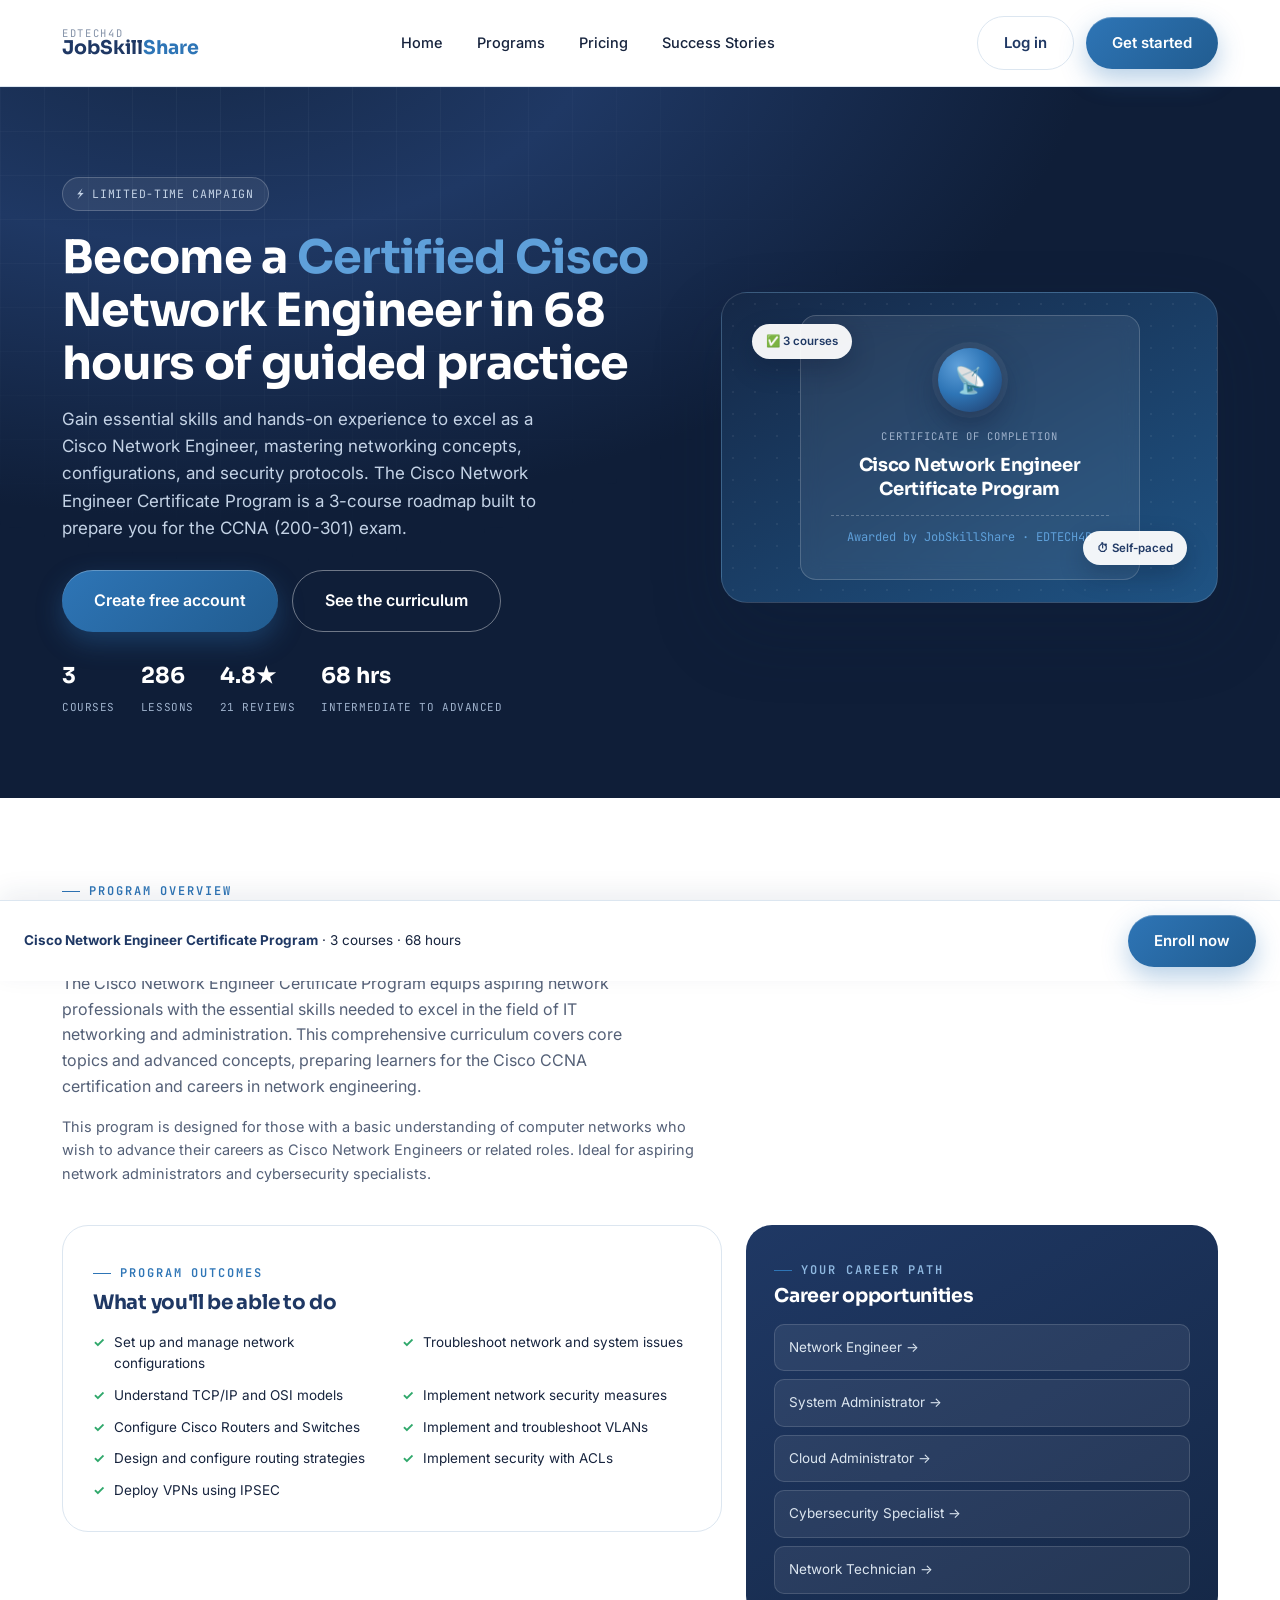
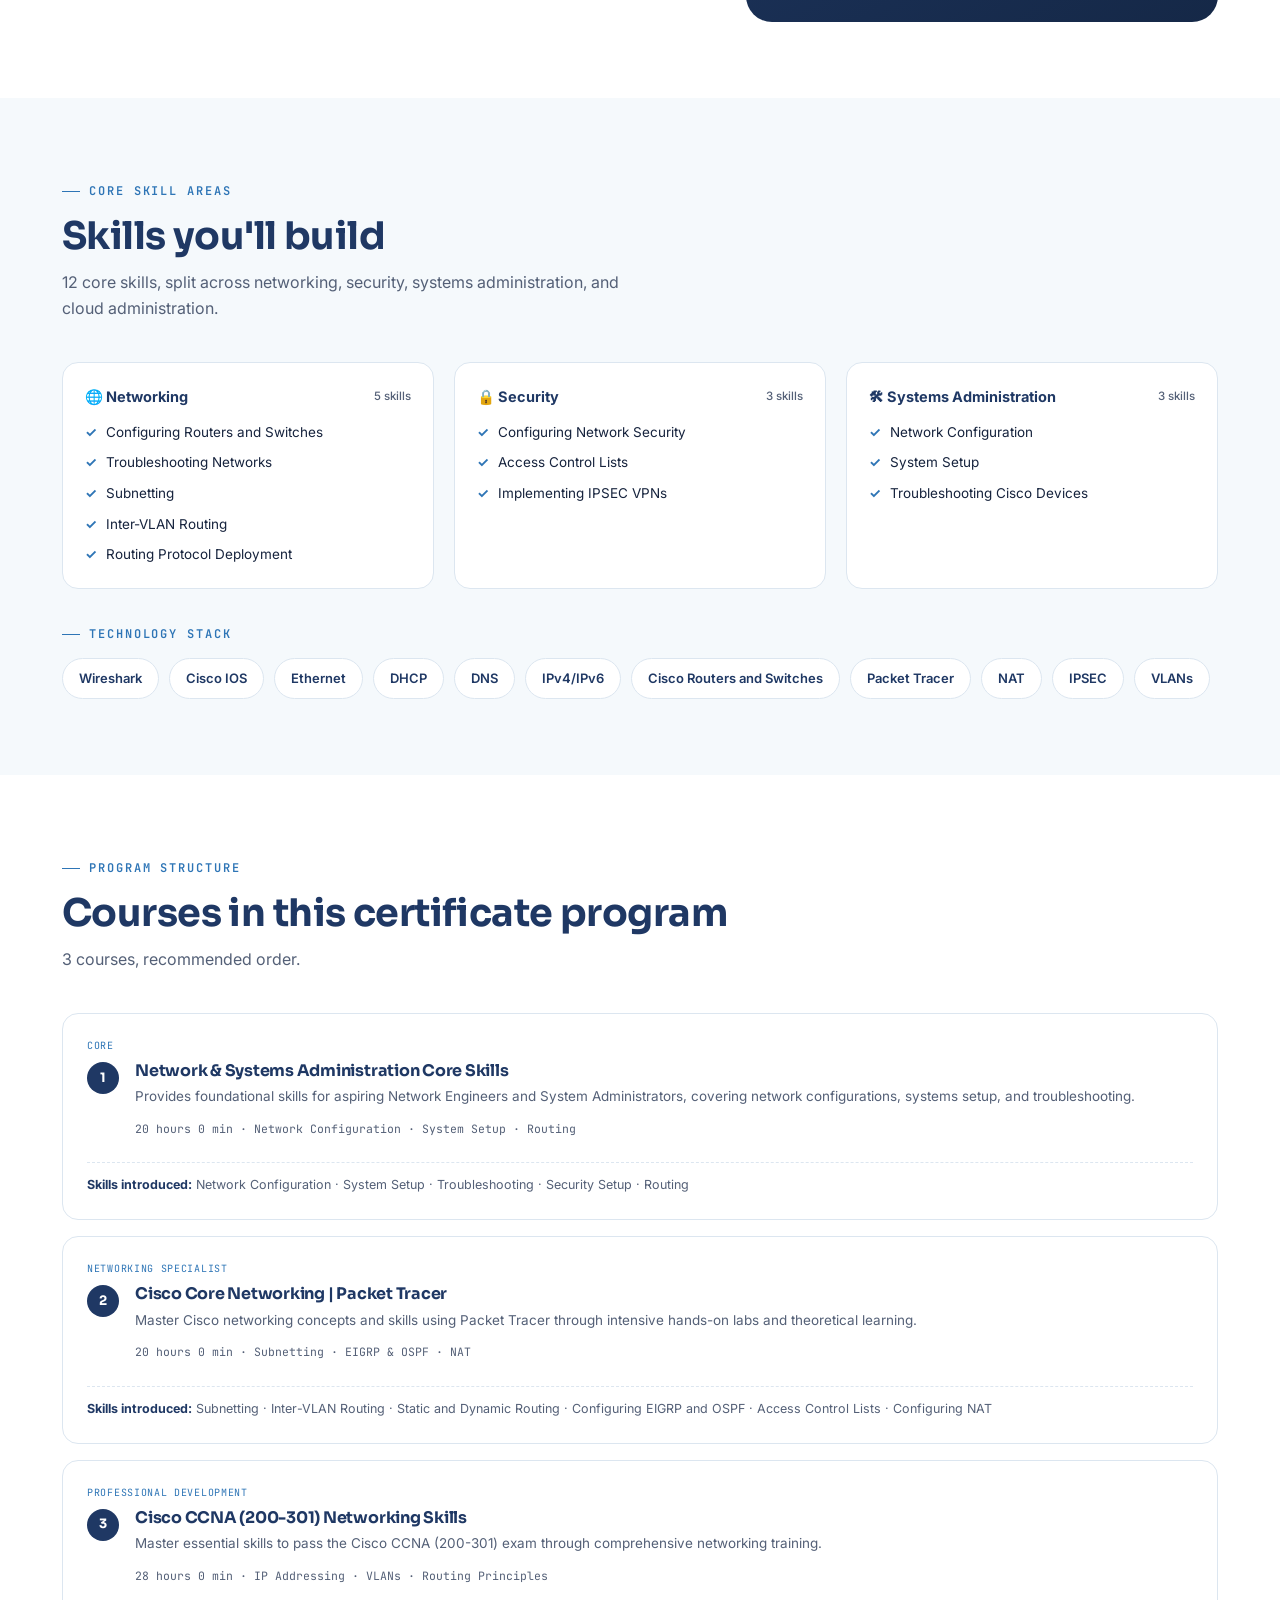
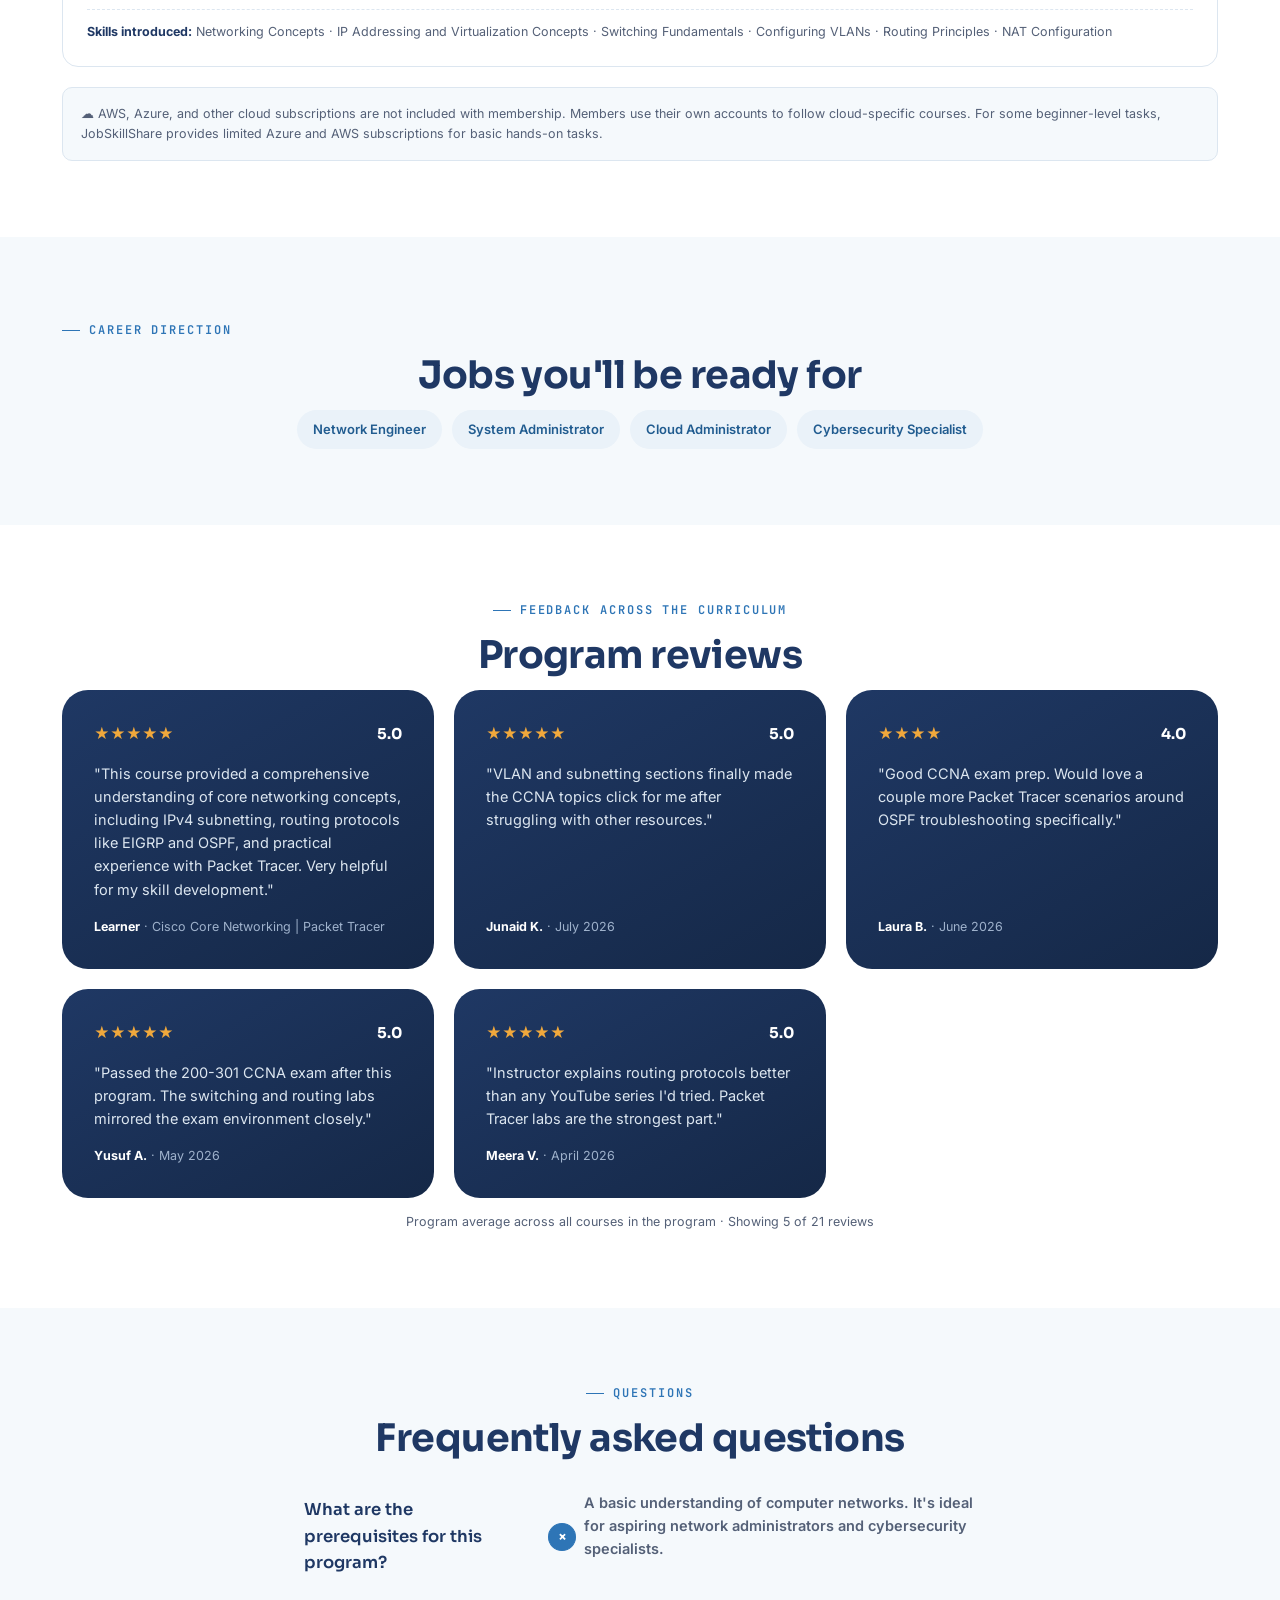
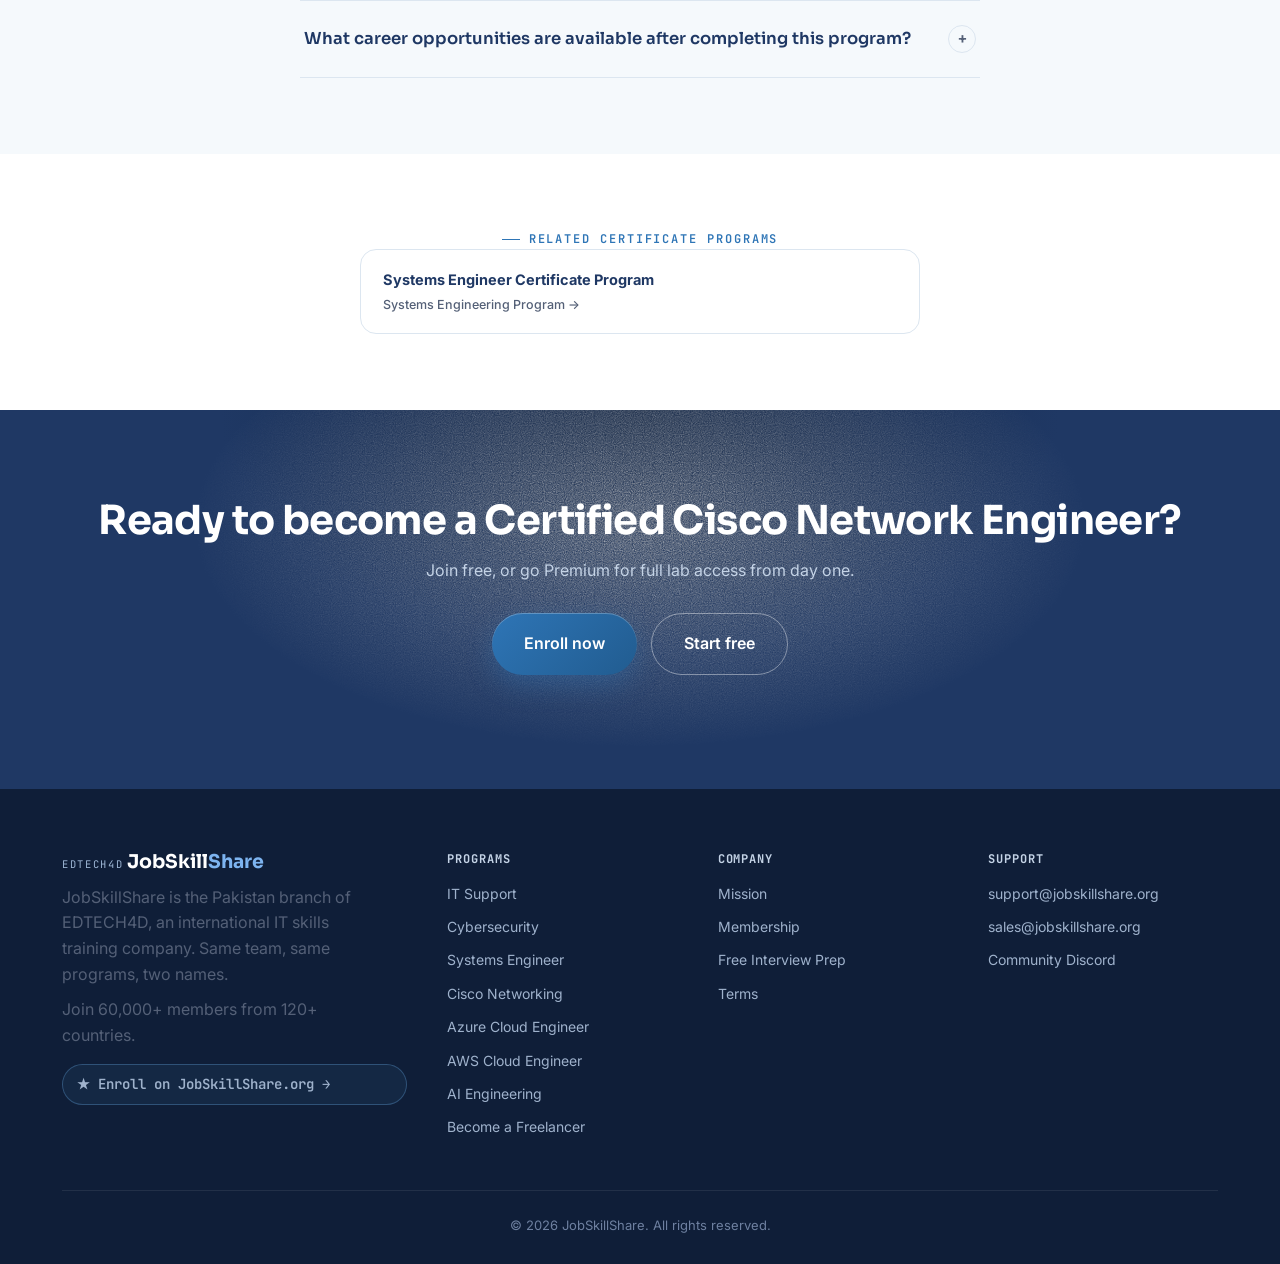
<file: campaign-cisco-network-engineer.html>
<!DOCTYPE html>
<html lang="en">
<head>
<meta charset="UTF-8">
<meta name="viewport" content="width=device-width, initial-scale=1.0">
<title>Cisco Network Engineer Certificate Program | Enroll Now — JobSkillShare</title>
<meta name="description" content="Become a Certified Cisco Network Engineer in 68 hours of guided practice. 3-course roadmap covering Packet Tracer, subnetting, VLANs, and CCNA (200-301) prep.">
<!--
  Campaign landing page: Cisco Network Engineer Certificate Program
  Week 6. Reuses the site's shared header, footer, and auth-modal
  system exactly, no separate signup flow. Matches the current
  campaign page template (overview grid, skills tabs, tech stack,
  per-course detail, jobs row, review card, FAQ, related programs).
-->
<link rel="preconnect" href="https://fonts.googleapis.com">
<link rel="preconnect" href="https://fonts.gstatic.com" crossorigin>
<link href="https://fonts.googleapis.com/css2?family=Sora:wght@600;700;800&family=Inter:wght@400;500;600;700&family=JetBrains+Mono:wght@400;500;600&display=swap" rel="stylesheet">
<link rel="stylesheet" href="style.min.css">
</head>
<body>
    <header>
      <div class="wrap nav">
        <a class="logo" href="index.html">
          <span class="parent">EDTECH4D</span>
          <span class="main">JobSkill<span>Share</span></span>
        </a>
        <nav class="menu" id="mainMenu">
          <a href="index.html">Home</a>
          <a href="programs.html">Programs</a>
          <a href="membership.html">Pricing</a>
          <a href="index.html#stories">Success Stories</a>
          <div class="nav-actions mobile-show">
            <a class="btn btn-ghost" href="#" data-open-auth="login">Log in</a>
            <a class="btn btn-primary" href="#" data-open-auth="plan">Get started</a>
          </div>
        </nav>
        <div class="nav-actions">
          <a class="btn btn-ghost" href="#" data-open-auth="login">Log in</a>
          <a class="btn btn-primary" href="#" data-open-auth="plan">Get started</a>
        </div>
        <button class="menu-toggle" id="menuToggle" aria-label="Toggle menu" aria-expanded="false">
          <span></span><span></span><span></span>
        </button>
      </div>
    </header>
<main>

<section class="camp-hero">
  <div class="wrap">
    <div>
      <div class="camp-badge">&#9889; Limited-time campaign</div>
      <h1>Become a <em>Certified Cisco</em> Network Engineer in 68 hours of guided practice</h1>
      <p class="lead">Gain essential skills and hands-on experience to excel as a Cisco Network Engineer, mastering networking concepts, configurations, and security protocols. The Cisco Network Engineer Certificate Program is a 3-course roadmap built to prepare you for the CCNA (200-301) exam.</p>
      <div class="camp-cta-row">
        <button class="btn btn-primary btn-big" type="button" data-open-auth="plan" data-plan="free">Create free account</button>
        <a class="btn btn-ghost btn-big" href="#curriculum">See the curriculum</a>
      </div>
      <div class="camp-trust-row">
        <div><b>3</b><span>Courses</span></div><div><b>286</b><span>Lessons</span></div><div><b>4.8&#9733;</b><span>21 reviews</span></div><div><b>68 hrs</b><span>Intermediate to Advanced</span></div>
      </div>
    </div>
    <div class="camp-hero-visual">
      <span class="cert-float-chip c1">&#9989; 3 courses</span>
      <span class="cert-float-chip c2">&#9201; Self-paced</span>
      <div class="cert-card">
        <div class="cert-seal" role="img" aria-label="Cisco Network Engineer Certificate Program certificate seal">&#128225;</div>
        <div class="cert-kicker">Certificate of Completion</div>
        <h3>Cisco Network Engineer Certificate Program</h3>
        <div class="cert-name">Awarded by JobSkillShare &middot; EDTECH4D</div>
      </div>
    </div>
  </div>
</section>

<section class="camp-section" id="overview">
  <div class="wrap">
    <div class="eyebrow">Program overview</div>
    <h2 class="sec-title">What this program covers</h2>
    <p class="sec-sub">The Cisco Network Engineer Certificate Program equips aspiring network professionals with the essential skills needed to excel in the field of IT networking and administration. This comprehensive curriculum covers core topics and advanced concepts, preparing learners for the Cisco CCNA certification and careers in network engineering.</p>
    <p style="max-width:640px;margin-top:-24px;margin-bottom:40px;color:var(--slate);font-size:14.5px;">This program is designed for those with a basic understanding of computer networks who wish to advance their careers as Cisco Network Engineers or related roles. Ideal for aspiring network administrators and cybersecurity specialists.</p>

    <div class="camp-overview-grid">
      <div class="camp-outcomes-card">
        <div class="eyebrow">Program outcomes</div>
        <h3 class="sec-title" style="font-size:20px;margin-top:8px;">What you'll be able to do</h3>
        <ul class="camp-outcomes-list">
          <li>Set up and manage network configurations</li><li>Troubleshoot network and system issues</li><li>Understand TCP/IP and OSI models</li><li>Implement network security measures</li><li>Configure Cisco Routers and Switches</li><li>Implement and troubleshoot VLANs</li><li>Design and configure routing strategies</li><li>Implement security with ACLs</li><li>Deploy VPNs using IPSEC</li>
        </ul>
      </div>
      <div class="camp-career-card">
        <div class="eyebrow">Your career path</div>
        <h3>Career opportunities</h3>
        <div class="camp-career-list">
          <a href="#">Network Engineer &rarr;</a><a href="#">System Administrator &rarr;</a><a href="#">Cloud Administrator &rarr;</a><a href="#">Cybersecurity Specialist &rarr;</a><a href="#">Network Technician &rarr;</a>
        </div>
      </div>
    </div>
  </div>
</section>

<section class="camp-section tint">
  <div class="wrap">
    <div class="eyebrow">Core skill areas</div>
    <h2 class="sec-title">Skills you'll build</h2>
    <p class="sec-sub">12 core skills, split across networking, security, systems administration, and cloud administration.</p>
    <div class="camp-skills-tabs cols-3">
      <div class="camp-skills-tab">
        <div class="camp-skills-tab-head">&#127760; Networking <span class="n">5 skills</span></div>
        <ul><li>Configuring Routers and Switches</li><li>Troubleshooting Networks</li><li>Subnetting</li><li>Inter-VLAN Routing</li><li>Routing Protocol Deployment</li></ul>
      </div>
      <div class="camp-skills-tab">
        <div class="camp-skills-tab-head">&#128274; Security <span class="n">3 skills</span></div>
        <ul><li>Configuring Network Security</li><li>Access Control Lists</li><li>Implementing IPSEC VPNs</li></ul>
      </div>
      <div class="camp-skills-tab">
        <div class="camp-skills-tab-head">&#128736; Systems Administration <span class="n">3 skills</span></div>
        <ul><li>Network Configuration</li><li>System Setup</li><li>Troubleshooting Cisco Devices</li></ul>
      </div>
    </div>
    <div style="margin-top:28px;">
      <div class="eyebrow" style="margin-bottom:14px;">Technology stack</div>
      <div class="camp-techstack">
        <span>Wireshark</span><span>Cisco IOS</span><span>Ethernet</span><span>DHCP</span><span>DNS</span><span>IPv4/IPv6</span><span>Cisco Routers and Switches</span><span>Packet Tracer</span><span>NAT</span><span>IPSEC</span><span>VLANs</span>
      </div>
    </div>
  </div>
</section>

<section class="camp-section" id="curriculum">
  <div class="wrap">
    <div class="eyebrow">Program structure</div>
    <h2 class="sec-title">Courses in this certificate program</h2>
    <p class="sec-sub">3 courses, recommended order.</p>
    <div>
      <div class="camp-course-detail">
        <span class="stage-tag">Core</span>
        <div class="camp-course-detail-head">
          <div class="camp-course-detail-num">1</div>
          <div>
            <h3>Network &amp; Systems Administration Core Skills</h3>
            <p class="desc">Provides foundational skills for aspiring Network Engineers and System Administrators, covering network configurations, systems setup, and troubleshooting.</p>
            <div class="course-meta">20 hours 0 min &middot; Network Configuration &middot; System Setup &middot; Routing</div>
          </div>
        </div>
        <div class="skills-intro"><b>Skills introduced:</b> Network Configuration &middot; System Setup &middot; Troubleshooting &middot; Security Setup &middot; Routing</div>
      </div>
      <div class="camp-course-detail">
        <span class="stage-tag">Networking specialist</span>
        <div class="camp-course-detail-head">
          <div class="camp-course-detail-num">2</div>
          <div>
            <h3>Cisco Core Networking | Packet Tracer</h3>
            <p class="desc">Master Cisco networking concepts and skills using Packet Tracer through intensive hands-on labs and theoretical learning.</p>
            <div class="course-meta">20 hours 0 min &middot; Subnetting &middot; EIGRP &amp; OSPF &middot; NAT</div>
          </div>
        </div>
        <div class="skills-intro"><b>Skills introduced:</b> Subnetting &middot; Inter-VLAN Routing &middot; Static and Dynamic Routing &middot; Configuring EIGRP and OSPF &middot; Access Control Lists &middot; Configuring NAT</div>
      </div>
      <div class="camp-course-detail" style="margin-bottom:0;">
        <span class="stage-tag">Professional development</span>
        <div class="camp-course-detail-head">
          <div class="camp-course-detail-num">3</div>
          <div>
            <h3>Cisco CCNA (200-301) Networking Skills</h3>
            <p class="desc">Master essential skills to pass the Cisco CCNA (200-301) exam through comprehensive networking training.</p>
            <div class="course-meta">28 hours 0 min &middot; IP Addressing &middot; VLANs &middot; Routing Principles</div>
          </div>
        </div>
        <div class="skills-intro"><b>Skills introduced:</b> Networking Concepts &middot; IP Addressing and Virtualization Concepts &middot; Switching Fundamentals &middot; Configuring VLANs &middot; Routing Principles &middot; NAT Configuration</div>
      </div>
    </div>
    <div class="camp-cloud-note">&#9729; AWS, Azure, and other cloud subscriptions are not included with membership. Members use their own accounts to follow cloud-specific courses. For some beginner-level tasks, JobSkillShare provides limited Azure and AWS subscriptions for basic hands-on tasks.</div>
  </div>
</section>

<section class="camp-section tint">
  <div class="wrap">
    <div class="eyebrow">Career direction</div>
    <h2 class="sec-title" style="text-align:center;">Jobs you'll be ready for</h2>
    <div class="camp-jobs-row">
      <span>Network Engineer</span><span>System Administrator</span><span>Cloud Administrator</span><span>Cybersecurity Specialist</span>
    </div>
  </div>
</section>

<section class="camp-section">
  <div class="wrap">
    <div class="eyebrow" style="justify-content:center;display:flex;">Feedback across the curriculum</div>
    <h2 class="sec-title" style="text-align:center;">Program reviews</h2>
    <div class="camp-review-grid">
      <div class="camp-review-card">
        <div class="camp-review-head">
          <span class="stars">&#9733;&#9733;&#9733;&#9733;&#9733;</span>
          <span class="rating">5.0</span>
        </div>
        <p class="quote">"This course provided a comprehensive understanding of core networking concepts, including IPv4 subnetting, routing protocols like EIGRP and OSPF, and practical experience with Packet Tracer. Very helpful for my skill development."</p>
        <div class="reviewer"><b>Learner</b> &middot; Cisco Core Networking | Packet Tracer</div>
      </div>
      <div class="camp-review-card">
        <div class="camp-review-head">
          <span class="stars">&#9733;&#9733;&#9733;&#9733;&#9733;</span>
          <span class="rating">5.0</span>
        </div>
        <p class="quote">"VLAN and subnetting sections finally made the CCNA topics click for me after struggling with other resources."</p>
        <div class="reviewer"><b>Junaid K.</b> &middot; July 2026</div>
      </div>
      <div class="camp-review-card">
        <div class="camp-review-head">
          <span class="stars">&#9733;&#9733;&#9733;&#9733;</span>
          <span class="rating">4.0</span>
        </div>
        <p class="quote">"Good CCNA exam prep. Would love a couple more Packet Tracer scenarios around OSPF troubleshooting specifically."</p>
        <div class="reviewer"><b>Laura B.</b> &middot; June 2026</div>
      </div>
      <div class="camp-review-card">
        <div class="camp-review-head">
          <span class="stars">&#9733;&#9733;&#9733;&#9733;&#9733;</span>
          <span class="rating">5.0</span>
        </div>
        <p class="quote">"Passed the 200-301 CCNA exam after this program. The switching and routing labs mirrored the exam environment closely."</p>
        <div class="reviewer"><b>Yusuf A.</b> &middot; May 2026</div>
      </div>
      <div class="camp-review-card">
        <div class="camp-review-head">
          <span class="stars">&#9733;&#9733;&#9733;&#9733;&#9733;</span>
          <span class="rating">5.0</span>
        </div>
        <p class="quote">"Instructor explains routing protocols better than any YouTube series I'd tried. Packet Tracer labs are the strongest part."</p>
        <div class="reviewer"><b>Meera V.</b> &middot; April 2026</div>
      </div>
    </div>
    <div class="camp-review-count">Program average across all courses in the program &middot; Showing 5 of 21 reviews</div>
  </div>
</section>

<section class="camp-section tint">
  <div class="wrap">
    <div class="eyebrow" style="justify-content:center;display:flex;">Questions</div>
    <h2 class="sec-title" style="text-align:center;">Frequently asked questions</h2>
    <div class="faq-list" style="max-width:680px;">
      <div class="faq-item open">
        <div class="faq-q"><span>What are the prerequisites for this program?</span><span class="icon-plus">+</span></div>
        <div class="faq-a"><p>A basic understanding of computer networks. It's ideal for aspiring network administrators and cybersecurity specialists.</p></div>
      </div>
      <div class="faq-item">
        <div class="faq-q"><span>What career opportunities are available after completing this program?</span><span class="icon-plus">+</span></div>
        <div class="faq-a"><p>Network Engineer, System Administrator, Cloud Administrator, Cybersecurity Specialist, and Network Technician roles.</p></div>
      </div>
    </div>
  </div>
</section>

<section class="camp-section">
  <div class="wrap">
    <div class="eyebrow" style="justify-content:center;display:flex;">Related certificate programs</div>
    <div class="camp-related">
      <a href="campaign-systems-engineer.html">Systems Engineer Certificate Program<span>Systems Engineering Program &rarr;</span></a>
    </div>
  </div>
</section>

<section class="final">
  <div class="wrap">
    <h2>Ready to become a Certified Cisco Network Engineer?</h2>
    <p>Join free, or go Premium for full lab access from day one.</p>
    <div class="camp-cta-row" style="justify-content:center;">
      <button class="btn btn-primary btn-big" type="button" data-open-auth="plan" data-plan="monthly">Enroll now</button>
      <button class="btn btn-ghost btn-big" type="button" data-open-auth="plan" data-plan="free">Start free</button>
    </div>
  </div>
</section>
</main>

<div class="camp-sticky-cta" id="stickyCta">
  <div class="info"><b>Cisco Network Engineer Certificate Program</b> &middot; 3 courses &middot; 68 hours</div>
  <button class="btn btn-primary" type="button" data-open-auth="plan" data-plan="monthly">Enroll now</button>
</div>
    <footer>
      <div class="wrap">
        <div class="foot">
          <div>
            <a class="logo" href="index.html">
              <span class="parent" style="color: #9db6d4">EDTECH4D</span>
              <span class="main" style="color: #fff"
                >JobSkill<span style="color: #7db4f0">Share</span></span
              >
            </a>
            <p style="margin-top: 12px; max-width: 300px">
              JobSkillShare is the Pakistan branch of EDTECH4D, an international
              IT skills training company. Same team, same programs, two names.
            </p>
            <p style="margin-top: 10px; max-width: 280px">
              Join 60,000+ members from 120+ countries.
            </p>
            <a
              class="aff-link"
              href="https://www.jobskillshare.org/certificate-program?ref=kaneeza-batool"
              target="_blank"
              rel="noopener"
              >&#9733; Enroll on JobSkillShare.org &rarr;</a
            >
          </div>
          <div>
            <h4>Programs</h4>
            <a href="campaign-it-support.html">IT Support</a><a href="campaign-cybersecurity.html">Cybersecurity</a
            ><a href="campaign-systems-engineer.html">Systems Engineer</a><a href="campaign-cisco-network-engineer.html">Cisco Networking</a
            ><a href="campaign-azure-cloud-engineer.html">Azure Cloud Engineer</a><a href="campaign-aws-cloud-engineer.html">AWS Cloud Engineer</a
            ><a href="campaign-ai-engineering.html">AI Engineering</a><a href="campaign-freelancer.html">Become a Freelancer</a>
          </div>
          <div>
            <h4>Company</h4>
            <a href="#">Mission</a><a href="membership.html">Membership</a
            ><a href="#">Free Interview Prep</a><a href="#">Terms</a>
          </div>
          <div>
            <h4>Support</h4>
            <a href="#">support@jobskillshare.org</a
            ><a href="#">sales@jobskillshare.org</a
            ><a href="#">Community Discord</a>
          </div>
        </div>
        <div class="copyright">
          &copy; 2026 JobSkillShare. All rights reserved.
        </div>
      </div>
    </footer>

    <!-- Auth modal (signup / login / reset) — shared component, see modal.js -->
    <div class="auth-overlay" id="authOverlay" hidden>
      <div
        class="auth-modal"
        role="dialog"
        aria-modal="true"
        aria-labelledby="authTitle"
      >
        <button class="auth-close" id="authClose" aria-label="Close">&times;</button>
        <div id="authStepper" class="auth-stepper" hidden>
          <div class="auth-step-dot" data-step="plan"><span>1</span>Plan</div>
          <div class="auth-step-dot" data-step="account"><span>2</span>Account</div>
          <div class="auth-step-dot" data-step="details"><span>3</span>Finish</div>
        </div>
        <div class="auth-body" id="authBody"></div>
      </div>
    </div>

    <script src="script.min.js"></script>
  </body>
</html>
</file>
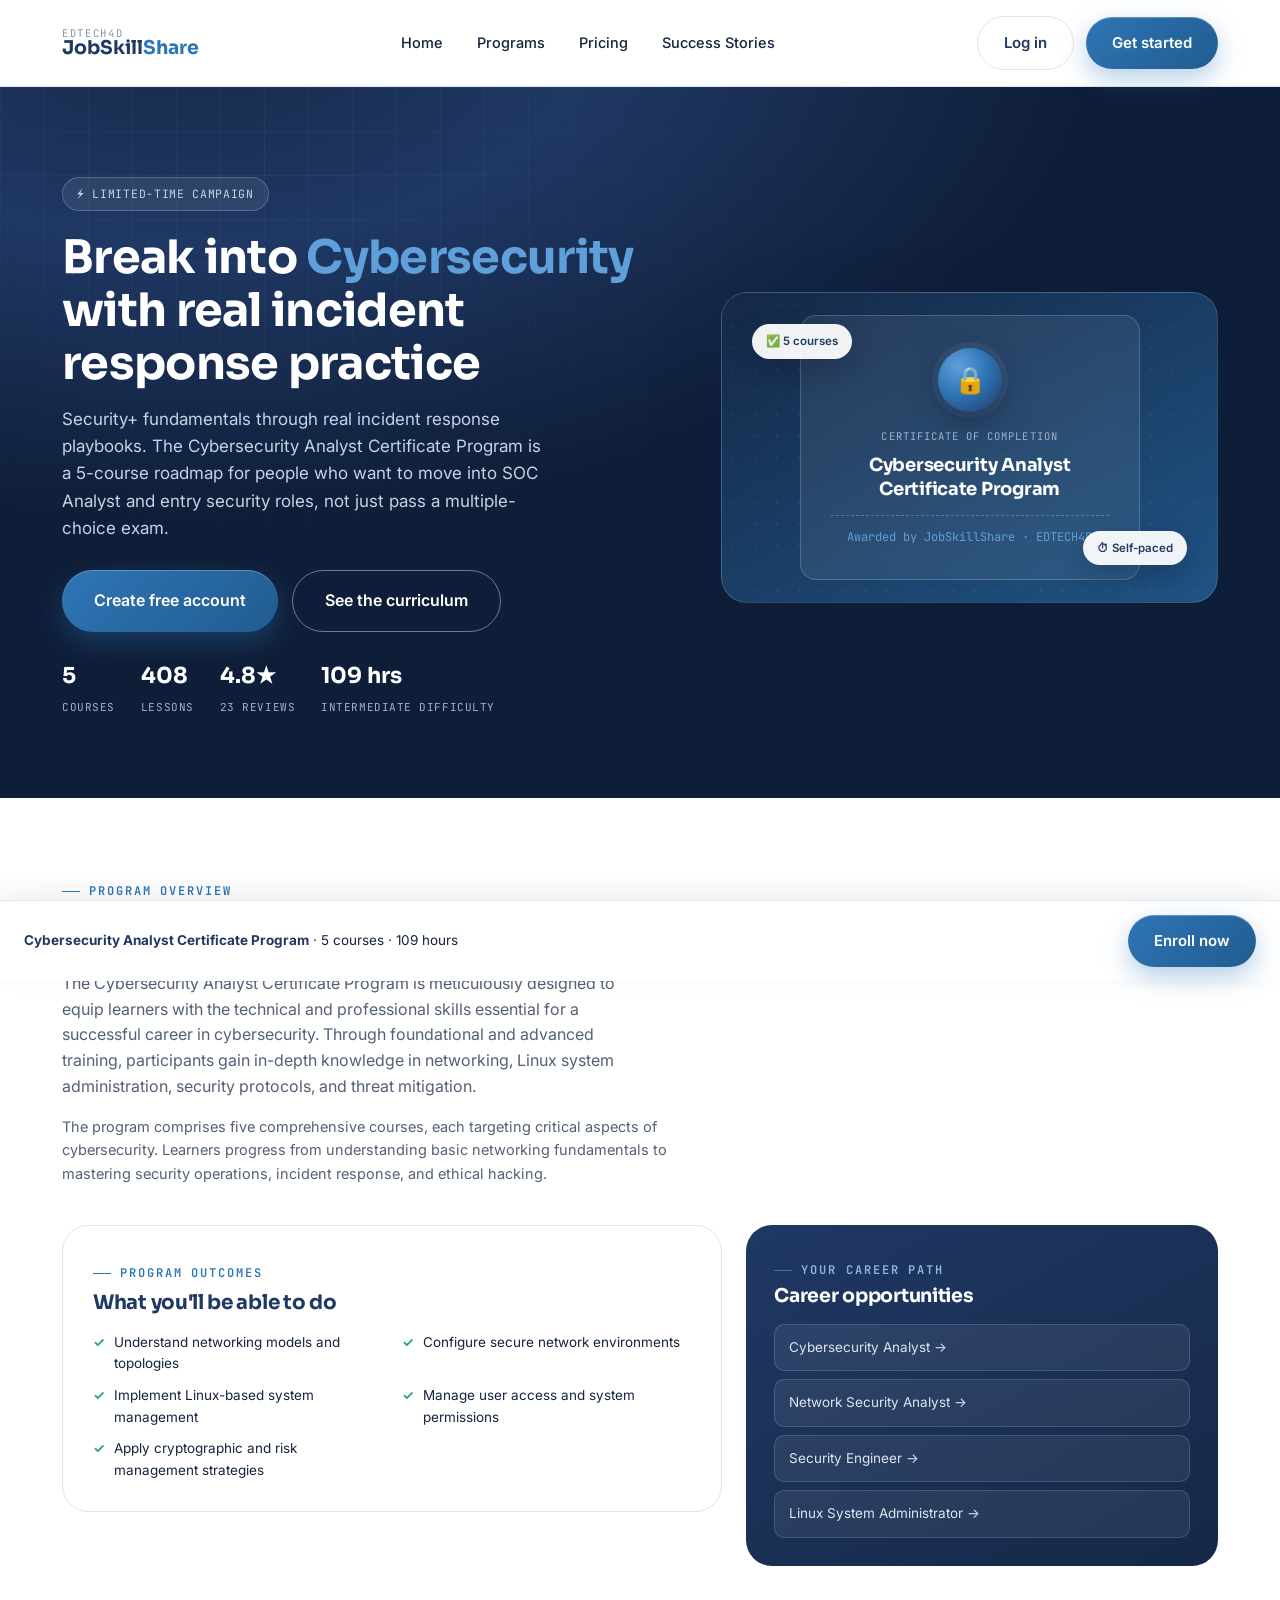
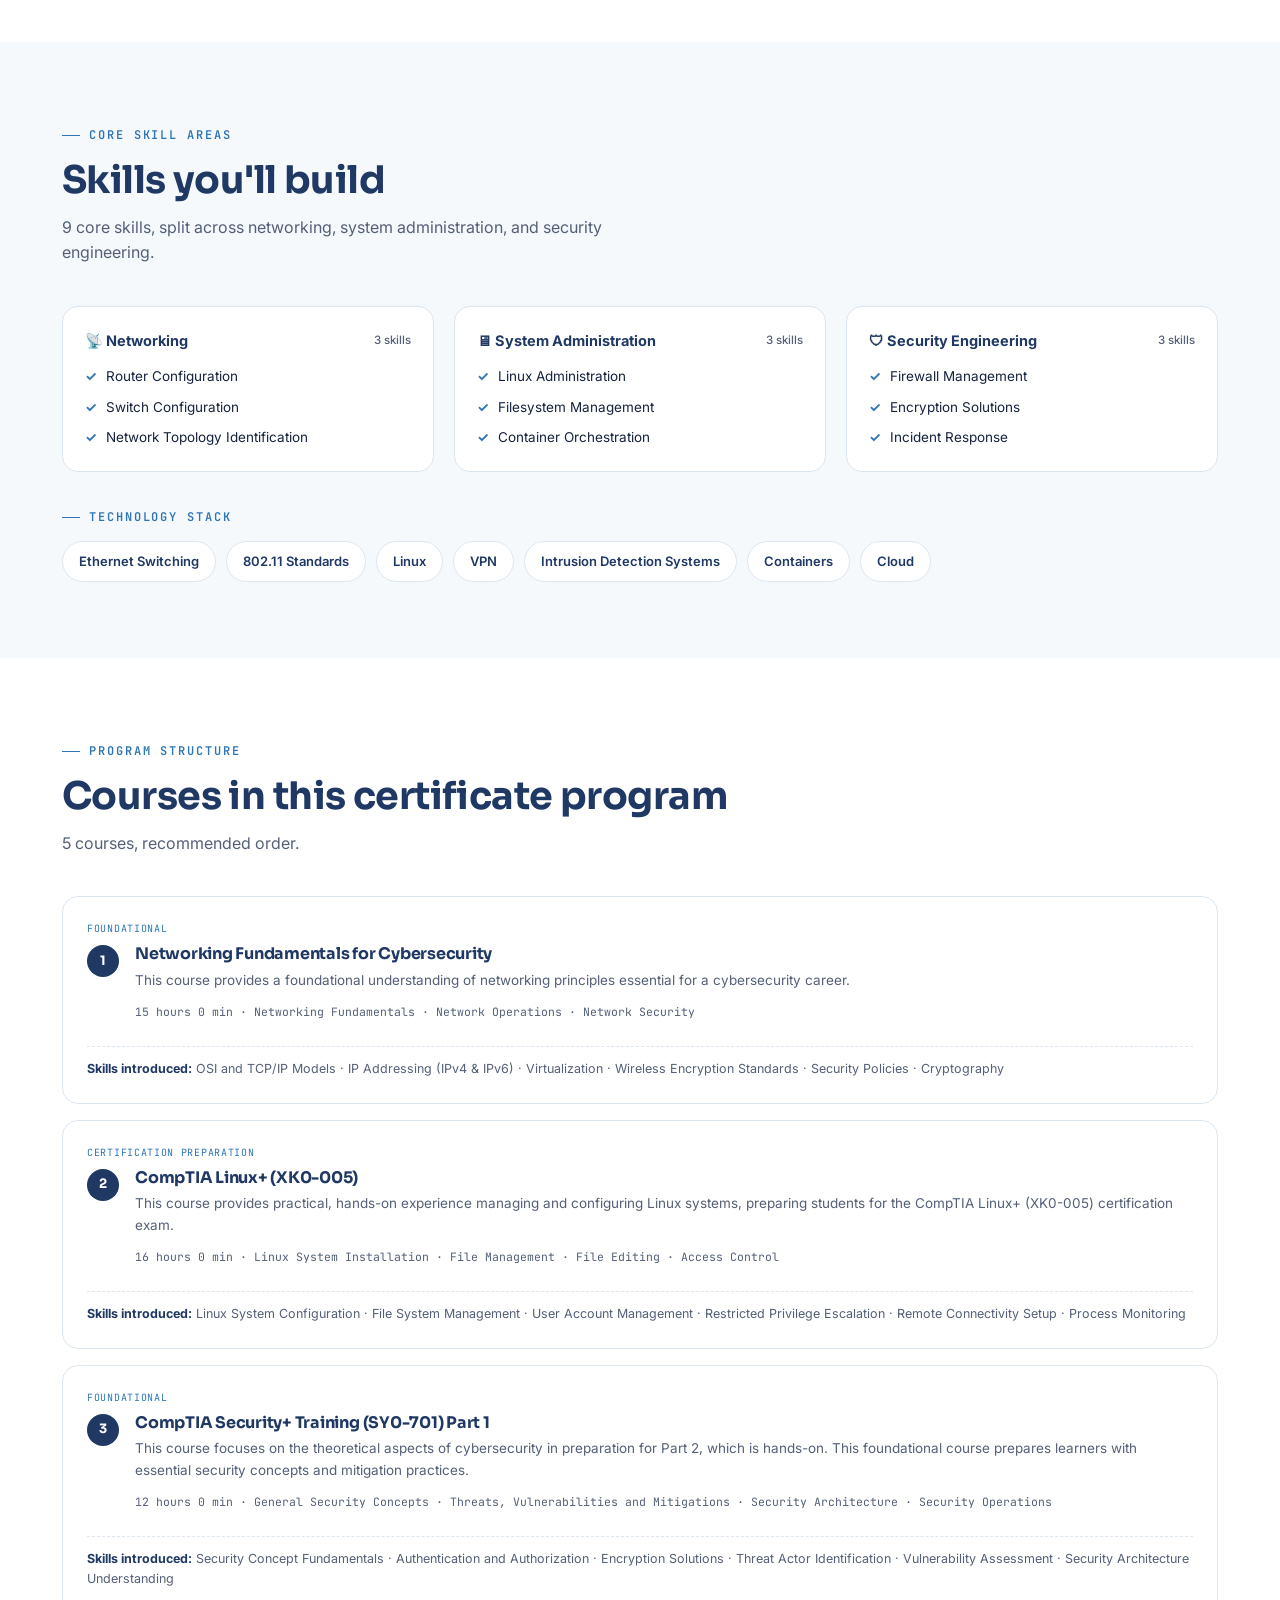
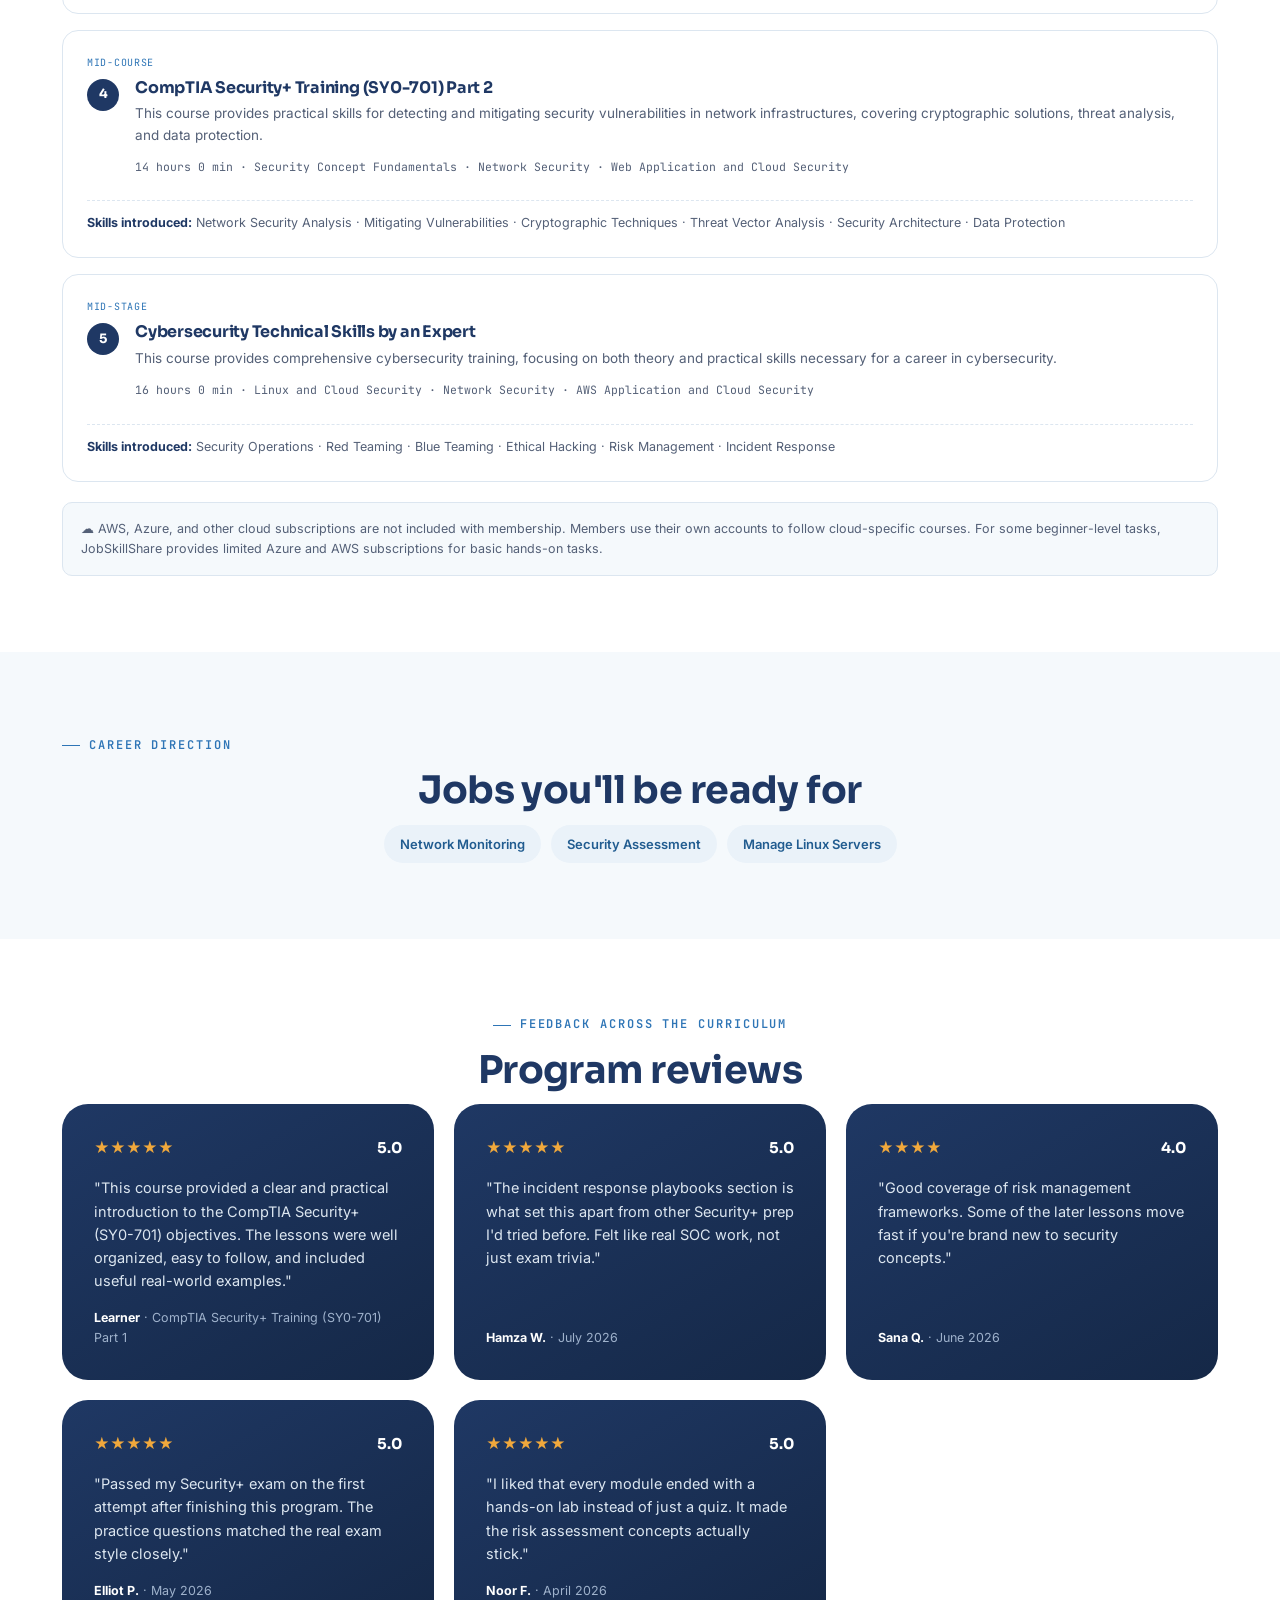
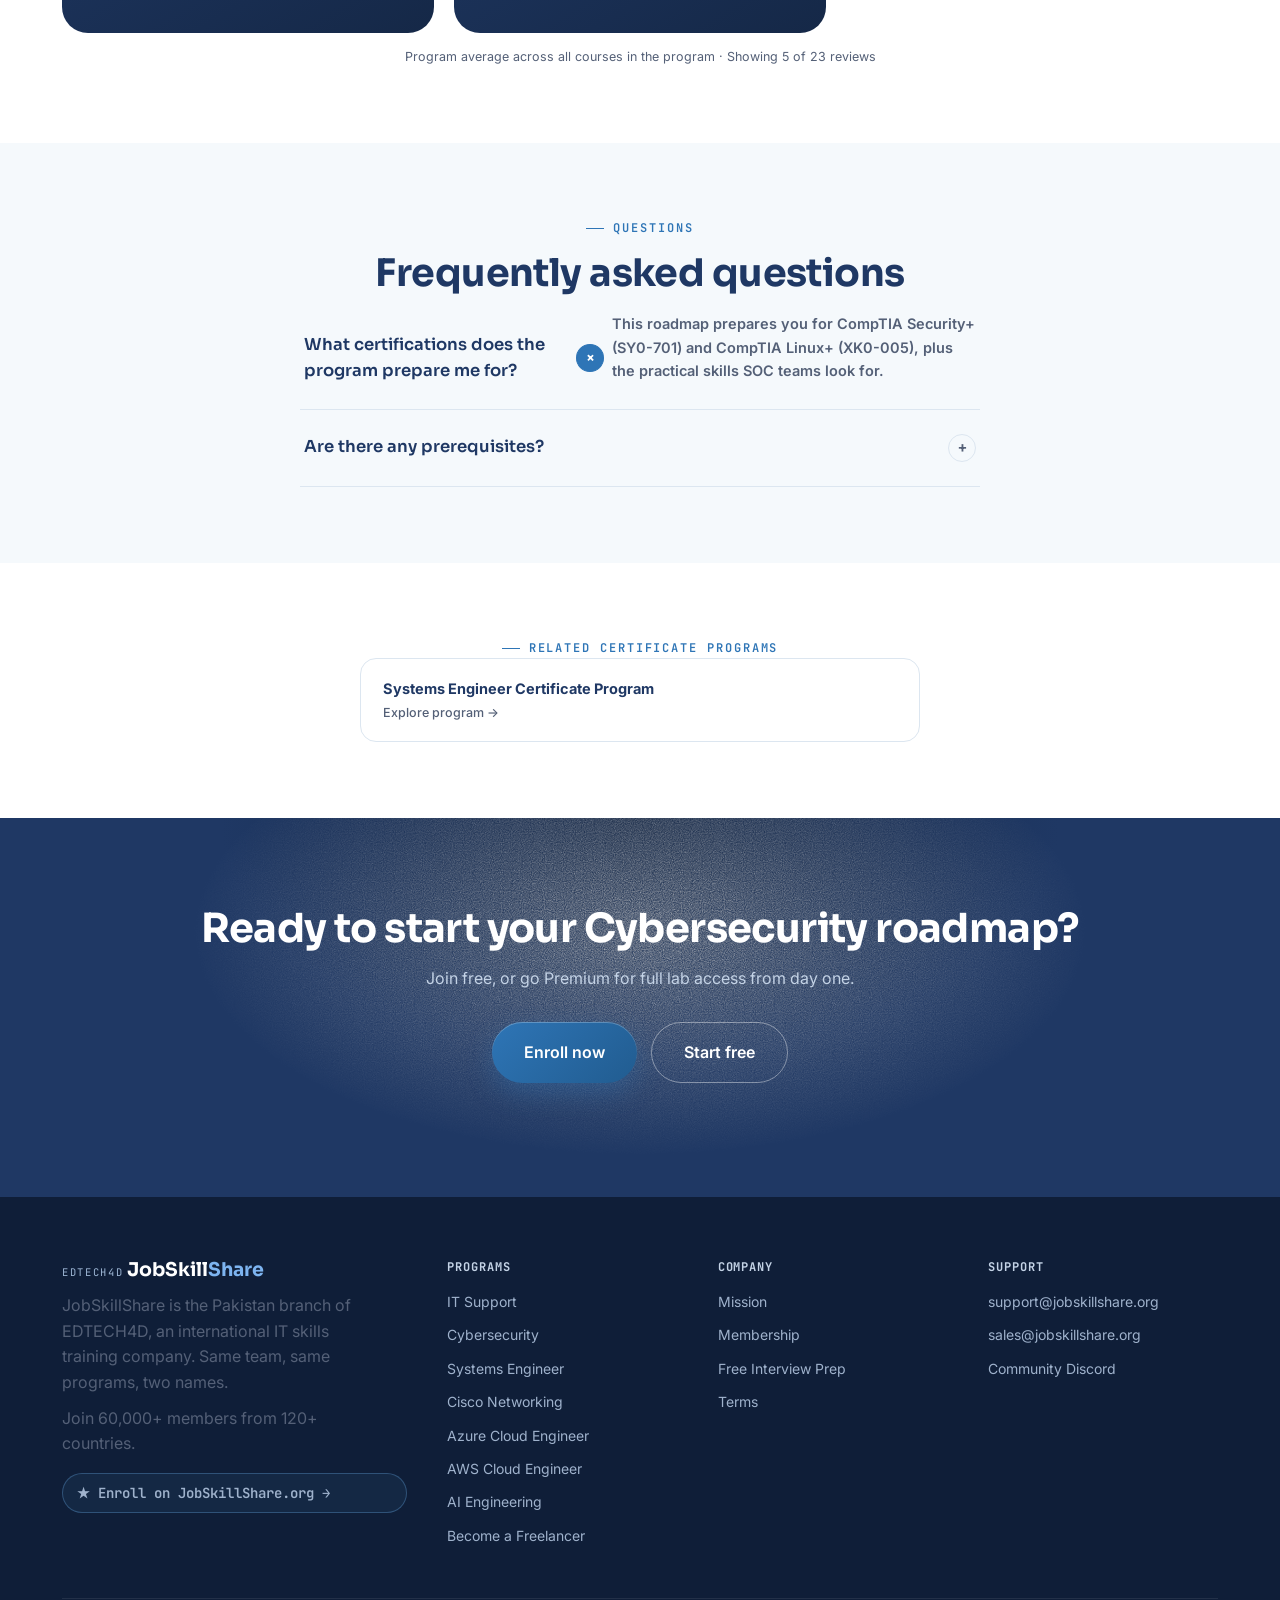
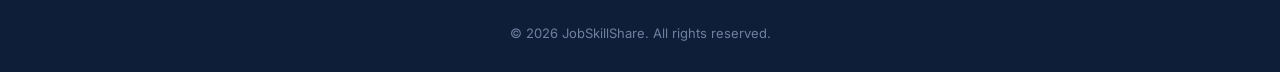
<file: campaign-cybersecurity.html>
<!DOCTYPE html>
<html lang="en">
<head>
<meta charset="UTF-8">
<meta name="viewport" content="width=device-width, initial-scale=1.0">
<title>Cybersecurity Analyst Certificate Program | Enroll Now — JobSkillShare</title>
<meta name="description" content="Break into cybersecurity with real incident response practice. 5-course roadmap covering Security+, risk management, and SOC analyst skills.">
<!--
  Campaign landing page: Cybersecurity Analyst Certificate Program
  Week 5. Reuses the site's shared header, footer, and auth-modal
  system exactly, no separate signup flow. Gallery and hero images
  are placeholders pending real assets from the design team, see
  Week5_Report for the full list of what needs swapping in.
-->
<link rel="preconnect" href="https://fonts.googleapis.com">
<link rel="preconnect" href="https://fonts.gstatic.com" crossorigin>
<link href="https://fonts.googleapis.com/css2?family=Sora:wght@600;700;800&family=Inter:wght@400;500;600;700&family=JetBrains+Mono:wght@400;500;600&display=swap" rel="stylesheet">
<link rel="stylesheet" href="style.min.css">
</head>
<body>
    <header>
      <div class="wrap nav">
        <a class="logo" href="index.html">
          <span class="parent">EDTECH4D</span>
          <span class="main">JobSkill<span>Share</span></span>
        </a>
        <nav class="menu" id="mainMenu">
          <a href="index.html">Home</a>
          <a href="programs.html">Programs</a>
          <a href="membership.html">Pricing</a>
          <a href="index.html#stories">Success Stories</a>
          <div class="nav-actions mobile-show">
            <a class="btn btn-ghost" href="#" data-open-auth="login">Log in</a>
            <a class="btn btn-primary" href="#" data-open-auth="plan">Get started</a>
          </div>
        </nav>
        <div class="nav-actions">
          <a class="btn btn-ghost" href="#" data-open-auth="login">Log in</a>
          <a class="btn btn-primary" href="#" data-open-auth="plan">Get started</a>
        </div>
        <button
          class="menu-toggle"
          id="menuToggle"
          aria-label="Toggle menu"
          aria-expanded="false"
        >
          <span></span><span></span><span></span>
        </button>
      </div>
    </header>
<main>

<section class="camp-hero">
  <div class="wrap">
    <div>
      <div class="camp-badge">&#9889; Limited-time campaign</div>
      <h1>Break into <em>Cybersecurity</em> with real incident response practice</h1>
      <p class="lead">Security+ fundamentals through real incident response playbooks. The Cybersecurity Analyst Certificate Program is a 5-course roadmap for people who want to move into SOC Analyst and entry security roles, not just pass a multiple-choice exam.</p>
      <div class="camp-cta-row">
        <button class="btn btn-primary btn-big" type="button" data-open-auth="plan" data-plan="free">Create free account</button>
        <a class="btn btn-ghost btn-big" href="#curriculum">See the curriculum</a>
      </div>
      <div class="camp-trust-row">
        <div><b>5</b><span>Courses</span></div>
        <div><b>408</b><span>Lessons</span></div>
        <div><b>4.8&#9733;</b><span>23 reviews</span></div>
        <div><b>109 hrs</b><span>Intermediate difficulty</span></div>
      </div>
    </div>
    <div class="camp-hero-visual">
      <span class="cert-float-chip c1">&#9989; 5 courses</span>
      <span class="cert-float-chip c2">&#9201; Self-paced</span>
      <div class="cert-card">
        <div class="cert-seal" role="img" aria-label="Cybersecurity certificate seal">&#128274;</div>
        <div class="cert-kicker">Certificate of Completion</div>
        <h3>Cybersecurity Analyst Certificate Program</h3>
        <div class="cert-name">Awarded by JobSkillShare &middot; EDTECH4D</div>
      </div>
    </div>
  </div>
</section>

<section class="camp-section" id="overview">
  <div class="wrap">
    <div class="eyebrow">Program overview</div>
    <h2 class="sec-title">What this program covers</h2>
    <p class="sec-sub">The Cybersecurity Analyst Certificate Program is meticulously designed to equip learners with the technical and professional skills essential for a successful career in cybersecurity. Through foundational and advanced training, participants gain in-depth knowledge in networking, Linux system administration, security protocols, and threat mitigation.</p>
    <p style="max-width:640px;margin-top:-24px;margin-bottom:40px;color:var(--slate);font-size:14.5px;">The program comprises five comprehensive courses, each targeting critical aspects of cybersecurity. Learners progress from understanding basic networking fundamentals to mastering security operations, incident response, and ethical hacking.</p>

    <div class="camp-overview-grid">
      <div class="camp-outcomes-card">
        <div class="eyebrow">Program outcomes</div>
        <h3 class="sec-title" style="font-size:20px;margin-top:8px;">What you'll be able to do</h3>
        <ul class="camp-outcomes-list">
          <li>Understand networking models and topologies</li>
          <li>Configure secure network environments</li>
          <li>Implement Linux-based system management</li>
          <li>Manage user access and system permissions</li>
          <li>Apply cryptographic and risk management strategies</li>
        </ul>
      </div>
      <div class="camp-career-card">
        <div class="eyebrow">Your career path</div>
        <h3>Career opportunities</h3>
        <div class="camp-career-list">
          <a href="#">Cybersecurity Analyst &rarr;</a>
          <a href="#">Network Security Analyst &rarr;</a>
          <a href="#">Security Engineer &rarr;</a>
          <a href="#">Linux System Administrator &rarr;</a>
        </div>
      </div>
    </div>
  </div>
</section>

<section class="camp-section tint">
  <div class="wrap">
    <div class="eyebrow">Core skill areas</div>
    <h2 class="sec-title">Skills you'll build</h2>
    <p class="sec-sub">9 core skills, split across networking, system administration, and security engineering.</p>
    <div class="camp-skills-tabs cols-3">
      <div class="camp-skills-tab">
        <div class="camp-skills-tab-head">&#128225; Networking <span class="n">3 skills</span></div>
        <ul>
          <li>Router Configuration</li>
          <li>Switch Configuration</li>
          <li>Network Topology Identification</li>
        </ul>
      </div>
      <div class="camp-skills-tab">
        <div class="camp-skills-tab-head">&#128421; System Administration <span class="n">3 skills</span></div>
        <ul>
          <li>Linux Administration</li>
          <li>Filesystem Management</li>
          <li>Container Orchestration</li>
        </ul>
      </div>
      <div class="camp-skills-tab">
        <div class="camp-skills-tab-head">&#128737; Security Engineering <span class="n">3 skills</span></div>
        <ul>
          <li>Firewall Management</li>
          <li>Encryption Solutions</li>
          <li>Incident Response</li>
        </ul>
      </div>
    </div>
    <div style="margin-top:28px;">
      <div class="eyebrow" style="margin-bottom:14px;">Technology stack</div>
      <div class="camp-techstack">
        <span>Ethernet Switching</span><span>802.11 Standards</span><span>Linux</span><span>VPN</span><span>Intrusion Detection Systems</span><span>Containers</span><span>Cloud</span>
      </div>
    </div>
  </div>
</section>

<section class="camp-section" id="curriculum">
  <div class="wrap">
    <div class="eyebrow">Program structure</div>
    <h2 class="sec-title">Courses in this certificate program</h2>
    <p class="sec-sub">5 courses, recommended order.</p>
    <div>
      <div class="camp-course-detail">
        <span class="stage-tag">Foundational</span>
        <div class="camp-course-detail-head">
          <div class="camp-course-detail-num">1</div>
          <div>
            <h3>Networking Fundamentals for Cybersecurity</h3>
            <p class="desc">This course provides a foundational understanding of networking principles essential for a cybersecurity career.</p>
            <div class="course-meta">15 hours 0 min &middot; Networking Fundamentals &middot; Network Operations &middot; Network Security</div>
          </div>
        </div>
        <div class="skills-intro"><b>Skills introduced:</b> OSI and TCP/IP Models &middot; IP Addressing (IPv4 &amp; IPv6) &middot; Virtualization &middot; Wireless Encryption Standards &middot; Security Policies &middot; Cryptography</div>
      </div>
      <div class="camp-course-detail">
        <span class="stage-tag">Certification preparation</span>
        <div class="camp-course-detail-head">
          <div class="camp-course-detail-num">2</div>
          <div>
            <h3>CompTIA Linux+ (XK0-005)</h3>
            <p class="desc">This course provides practical, hands-on experience managing and configuring Linux systems, preparing students for the CompTIA Linux+ (XK0-005) certification exam.</p>
            <div class="course-meta">16 hours 0 min &middot; Linux System Installation &middot; File Management &middot; File Editing &middot; Access Control</div>
          </div>
        </div>
        <div class="skills-intro"><b>Skills introduced:</b> Linux System Configuration &middot; File System Management &middot; User Account Management &middot; Restricted Privilege Escalation &middot; Remote Connectivity Setup &middot; Process Monitoring</div>
      </div>
      <div class="camp-course-detail">
        <span class="stage-tag">Foundational</span>
        <div class="camp-course-detail-head">
          <div class="camp-course-detail-num">3</div>
          <div>
            <h3>CompTIA Security+ Training (SY0-701) Part 1</h3>
            <p class="desc">This course focuses on the theoretical aspects of cybersecurity in preparation for Part 2, which is hands-on. This foundational course prepares learners with essential security concepts and mitigation practices.</p>
            <div class="course-meta">12 hours 0 min &middot; General Security Concepts &middot; Threats, Vulnerabilities and Mitigations &middot; Security Architecture &middot; Security Operations</div>
          </div>
        </div>
        <div class="skills-intro"><b>Skills introduced:</b> Security Concept Fundamentals &middot; Authentication and Authorization &middot; Encryption Solutions &middot; Threat Actor Identification &middot; Vulnerability Assessment &middot; Security Architecture Understanding</div>
      </div>
      <div class="camp-course-detail">
        <span class="stage-tag">Mid-course</span>
        <div class="camp-course-detail-head">
          <div class="camp-course-detail-num">4</div>
          <div>
            <h3>CompTIA Security+ Training (SY0-701) Part 2</h3>
            <p class="desc">This course provides practical skills for detecting and mitigating security vulnerabilities in network infrastructures, covering cryptographic solutions, threat analysis, and data protection.</p>
            <div class="course-meta">14 hours 0 min &middot; Security Concept Fundamentals &middot; Network Security &middot; Web Application and Cloud Security</div>
          </div>
        </div>
        <div class="skills-intro"><b>Skills introduced:</b> Network Security Analysis &middot; Mitigating Vulnerabilities &middot; Cryptographic Techniques &middot; Threat Vector Analysis &middot; Security Architecture &middot; Data Protection</div>
      </div>
      <div class="camp-course-detail" style="margin-bottom:0;">
        <span class="stage-tag">Mid-stage</span>
        <div class="camp-course-detail-head">
          <div class="camp-course-detail-num">5</div>
          <div>
            <h3>Cybersecurity Technical Skills by an Expert</h3>
            <p class="desc">This course provides comprehensive cybersecurity training, focusing on both theory and practical skills necessary for a career in cybersecurity.</p>
            <div class="course-meta">16 hours 0 min &middot; Linux and Cloud Security &middot; Network Security &middot; AWS Application and Cloud Security</div>
          </div>
        </div>
        <div class="skills-intro"><b>Skills introduced:</b> Security Operations &middot; Red Teaming &middot; Blue Teaming &middot; Ethical Hacking &middot; Risk Management &middot; Incident Response</div>
      </div>
    </div>
    <div class="camp-cloud-note">&#9729; AWS, Azure, and other cloud subscriptions are not included with membership. Members use their own accounts to follow cloud-specific courses. For some beginner-level tasks, JobSkillShare provides limited Azure and AWS subscriptions for basic hands-on tasks.</div>
  </div>
</section>

<section class="camp-section tint">
  <div class="wrap">
    <div class="eyebrow">Career direction</div>
    <h2 class="sec-title" style="text-align:center;">Jobs you'll be ready for</h2>
    <div class="camp-jobs-row">
      <span>Network Monitoring</span>
      <span>Security Assessment</span>
      <span>Manage Linux Servers</span>
    </div>
  </div>
</section>

<section class="camp-section">
  <div class="wrap">
    <div class="eyebrow" style="justify-content:center;display:flex;">Feedback across the curriculum</div>
    <h2 class="sec-title" style="text-align:center;">Program reviews</h2>
    <div class="camp-review-grid">
      <div class="camp-review-card">
        <div class="camp-review-head">
          <span class="stars">&#9733;&#9733;&#9733;&#9733;&#9733;</span>
          <span class="rating">5.0</span>
        </div>
        <p class="quote">"This course provided a clear and practical introduction to the CompTIA Security+ (SY0-701) objectives. The lessons were well organized, easy to follow, and included useful real-world examples."</p>
        <div class="reviewer"><b>Learner</b> &middot; CompTIA Security+ Training (SY0-701) Part 1</div>
      </div>
      <div class="camp-review-card">
        <div class="camp-review-head">
          <span class="stars">&#9733;&#9733;&#9733;&#9733;&#9733;</span>
          <span class="rating">5.0</span>
        </div>
        <p class="quote">"The incident response playbooks section is what set this apart from other Security+ prep I'd tried before. Felt like real SOC work, not just exam trivia."</p>
        <div class="reviewer"><b>Hamza W.</b> &middot; July 2026</div>
      </div>
      <div class="camp-review-card">
        <div class="camp-review-head">
          <span class="stars">&#9733;&#9733;&#9733;&#9733;</span>
          <span class="rating">4.0</span>
        </div>
        <p class="quote">"Good coverage of risk management frameworks. Some of the later lessons move fast if you're brand new to security concepts."</p>
        <div class="reviewer"><b>Sana Q.</b> &middot; June 2026</div>
      </div>
      <div class="camp-review-card">
        <div class="camp-review-head">
          <span class="stars">&#9733;&#9733;&#9733;&#9733;&#9733;</span>
          <span class="rating">5.0</span>
        </div>
        <p class="quote">"Passed my Security+ exam on the first attempt after finishing this program. The practice questions matched the real exam style closely."</p>
        <div class="reviewer"><b>Elliot P.</b> &middot; May 2026</div>
      </div>
      <div class="camp-review-card">
        <div class="camp-review-head">
          <span class="stars">&#9733;&#9733;&#9733;&#9733;&#9733;</span>
          <span class="rating">5.0</span>
        </div>
        <p class="quote">"I liked that every module ended with a hands-on lab instead of just a quiz. It made the risk assessment concepts actually stick."</p>
        <div class="reviewer"><b>Noor F.</b> &middot; April 2026</div>
      </div>
    </div>
    <div class="camp-review-count">Program average across all courses in the program &middot; Showing 5 of 23 reviews</div>
  </div>
</section>

<section class="camp-section tint">
  <div class="wrap">
    <div class="eyebrow" style="justify-content:center;display:flex;">Questions</div>
    <h2 class="sec-title" style="text-align:center;">Frequently asked questions</h2>
    <div class="faq-list" style="max-width:680px;">
      <div class="faq-item open">
        <div class="faq-q"><span>What certifications does the program prepare me for?</span><span class="icon-plus">+</span></div>
        <div class="faq-a"><p>This roadmap prepares you for CompTIA Security+ (SY0-701) and CompTIA Linux+ (XK0-005), plus the practical skills SOC teams look for.</p></div>
      </div>
      <div class="faq-item">
        <div class="faq-q"><span>Are there any prerequisites?</span><span class="icon-plus">+</span></div>
        <div class="faq-a"><p>Basic computer literacy is enough to start. The program builds networking fundamentals from the first course onward.</p></div>
      </div>
    </div>
  </div>
</section>

<section class="camp-section">
  <div class="wrap">
    <div class="eyebrow" style="justify-content:center;display:flex;">Related certificate programs</div>
    <div class="camp-related">
      <a href="#">Systems Engineer Certificate Program<span>Explore program &rarr;</span></a>
    </div>
  </div>
</section>

<section class="final">

  <div class="wrap">
    <h2>Ready to start your Cybersecurity roadmap?</h2>
    <p>Join free, or go Premium for full lab access from day one.</p>
    <div class="camp-cta-row" style="justify-content:center;">
      <button class="btn btn-primary btn-big" type="button" data-open-auth="plan" data-plan="monthly">Enroll now</button>
      <button class="btn btn-ghost btn-big" type="button" data-open-auth="plan" data-plan="free">Start free</button>
    </div>
  </div>
</section>

</main>

<div class="camp-sticky-cta" id="stickyCta">
  <div class="info"><b>Cybersecurity Analyst Certificate Program</b> &middot; 5 courses &middot; 109 hours</div>
  <button class="btn btn-primary" type="button" data-open-auth="plan" data-plan="monthly">Enroll now</button>
</div>
    <footer>
      <div class="wrap">
        <div class="foot">
          <div>
            <a class="logo" href="index.html">
              <span class="parent" style="color: #9db6d4">EDTECH4D</span>
              <span class="main" style="color: #fff"
                >JobSkill<span style="color: #7db4f0">Share</span></span
              >
            </a>
            <p style="margin-top: 12px; max-width: 300px">
              JobSkillShare is the Pakistan branch of EDTECH4D, an international
              IT skills training company. Same team, same programs, two names.
            </p>
            <p style="margin-top: 10px; max-width: 280px">
              Join 60,000+ members from 120+ countries.
            </p>
            <a
              class="aff-link"
              href="https://www.jobskillshare.org/certificate-program?ref=kaneeza-batool"
              target="_blank"
              rel="noopener"
              >&#9733; Enroll on JobSkillShare.org &rarr;</a
            >
          </div>
          <div>
            <h4>Programs</h4>
            <a href="campaign-it-support.html">IT Support</a><a href="campaign-cybersecurity.html">Cybersecurity</a
            ><a href="campaign-systems-engineer.html">Systems Engineer</a><a href="campaign-cisco-network-engineer.html">Cisco Networking</a
            ><a href="campaign-azure-cloud-engineer.html">Azure Cloud Engineer</a><a href="campaign-aws-cloud-engineer.html">AWS Cloud Engineer</a
            ><a href="campaign-ai-engineering.html">AI Engineering</a><a href="campaign-freelancer.html">Become a Freelancer</a>
          </div>
          <div>
            <h4>Company</h4>
            <a href="#">Mission</a><a href="membership.html">Membership</a
            ><a href="#">Free Interview Prep</a><a href="#">Terms</a>
          </div>
          <div>
            <h4>Support</h4>
            <a href="#">support@jobskillshare.org</a
            ><a href="#">sales@jobskillshare.org</a
            ><a href="#">Community Discord</a>
          </div>
        </div>
        <div class="copyright">
          &copy; 2026 JobSkillShare. All rights reserved.
        </div>
      </div>
    </footer>

    <!-- Auth modal (signup / login / reset) — shared component, see modal.js -->
    <div class="auth-overlay" id="authOverlay" hidden>
      <div
        class="auth-modal"
        role="dialog"
        aria-modal="true"
        aria-labelledby="authTitle"
      >
        <button class="auth-close" id="authClose" aria-label="Close">&times;</button>
        <div id="authStepper" class="auth-stepper" hidden>
          <div class="auth-step-dot" data-step="plan"><span>1</span>Plan</div>
          <div class="auth-step-dot" data-step="account"><span>2</span>Account</div>
          <div class="auth-step-dot" data-step="details"><span>3</span>Finish</div>
        </div>
        <div class="auth-body" id="authBody"></div>
      </div>
    </div>

    <script src="script.min.js"></script>
  </body>
</html>
</file>
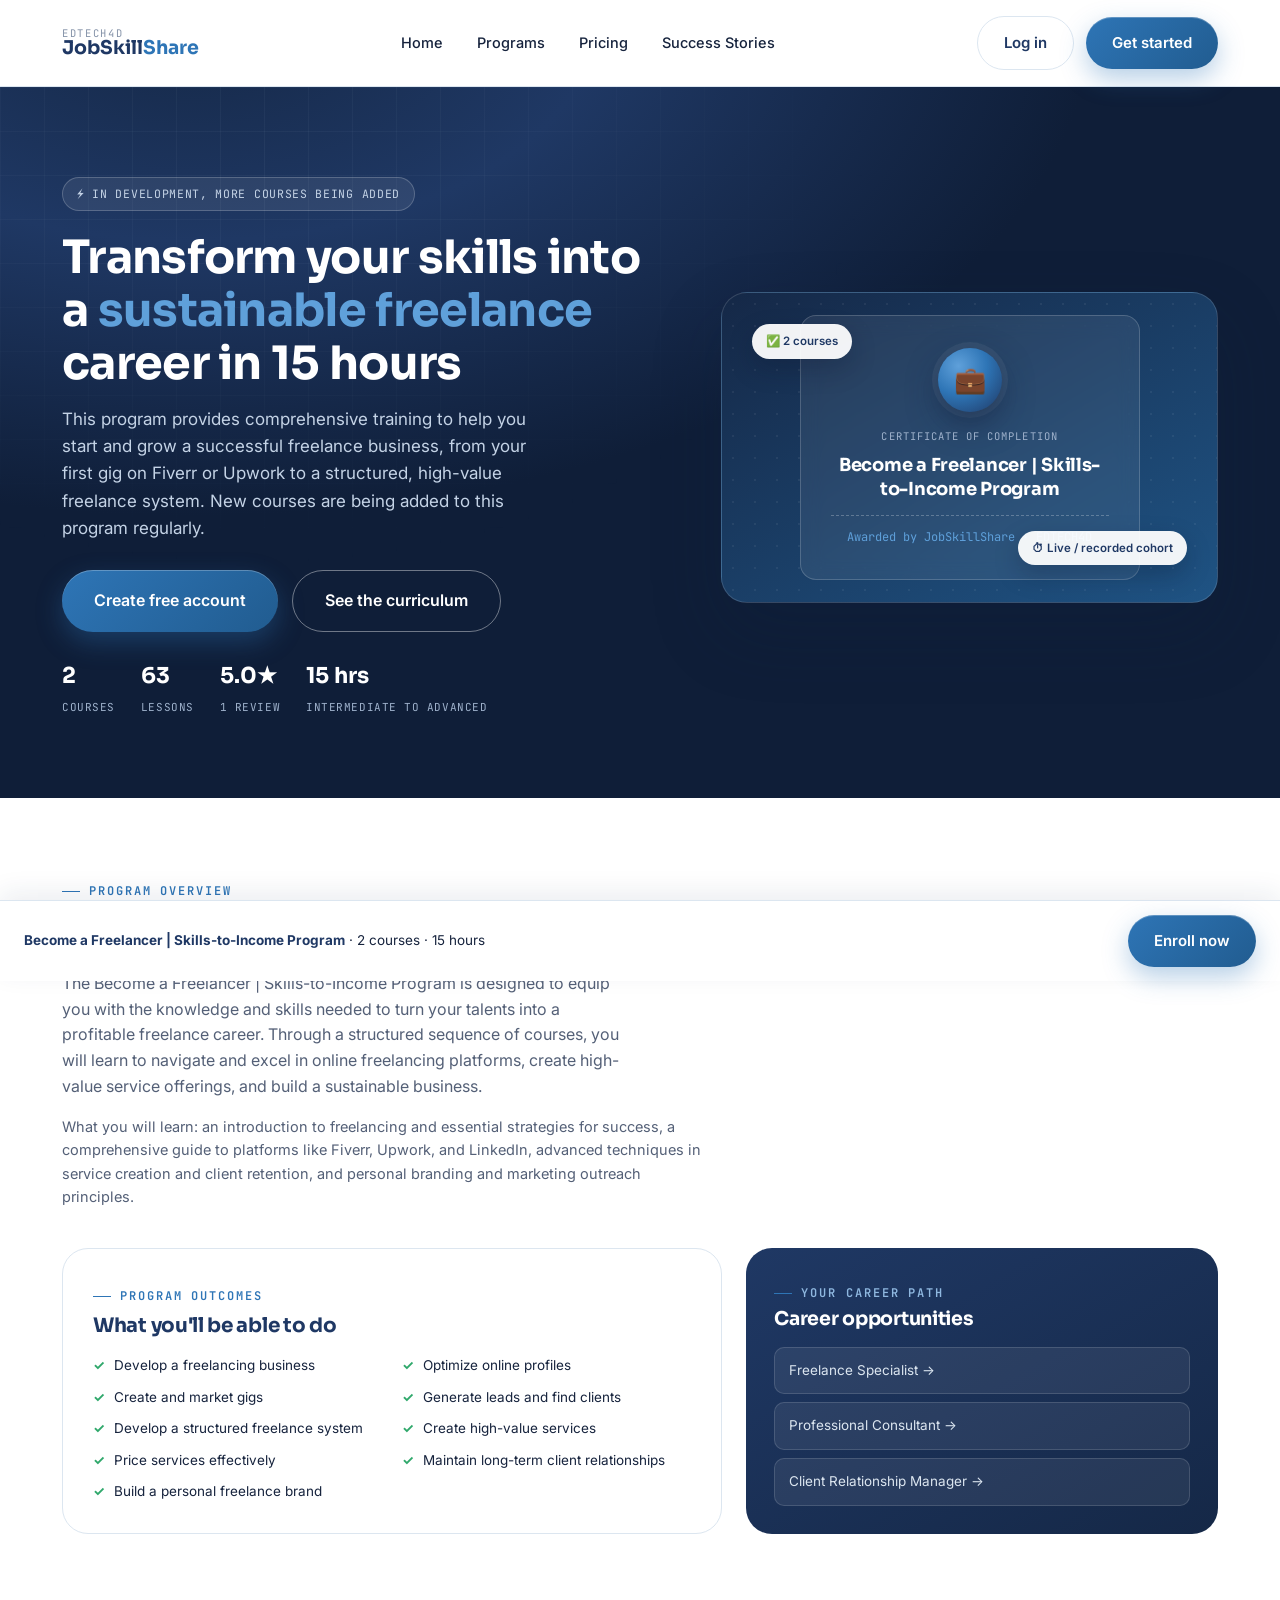
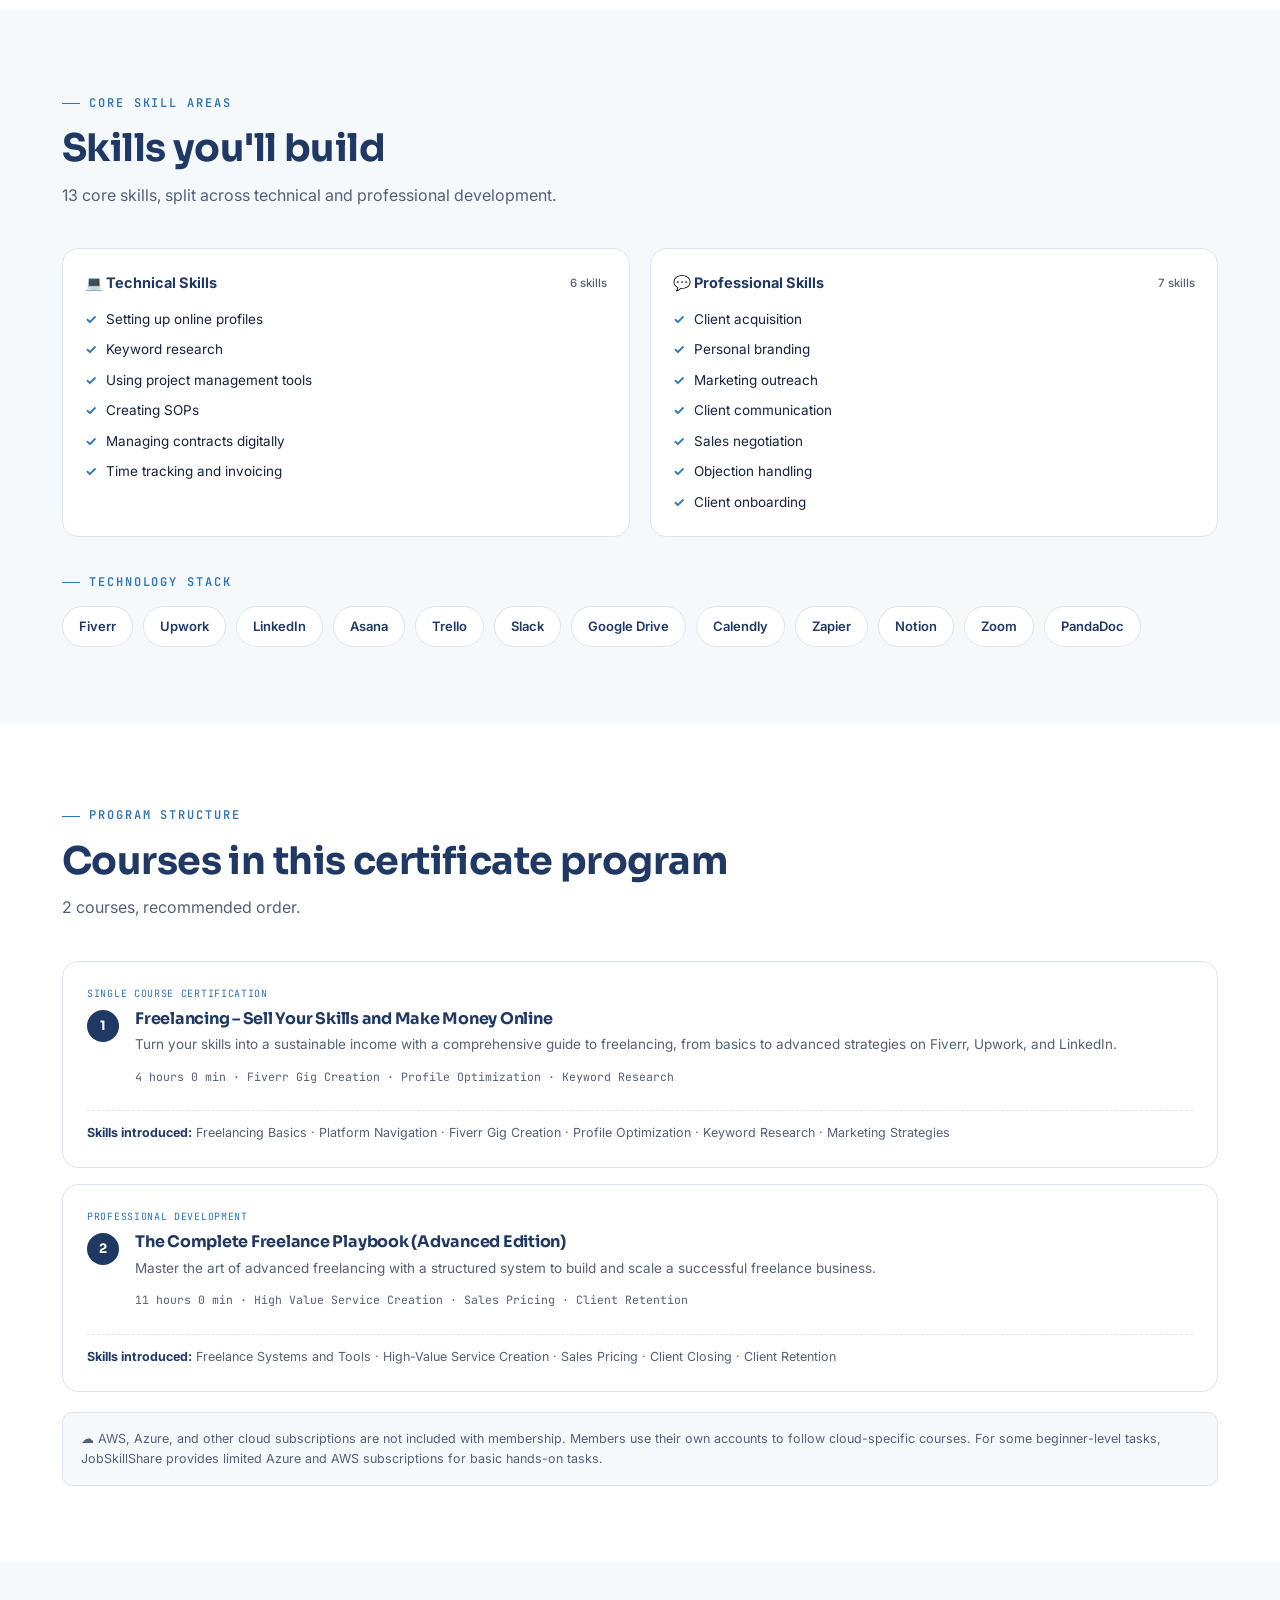
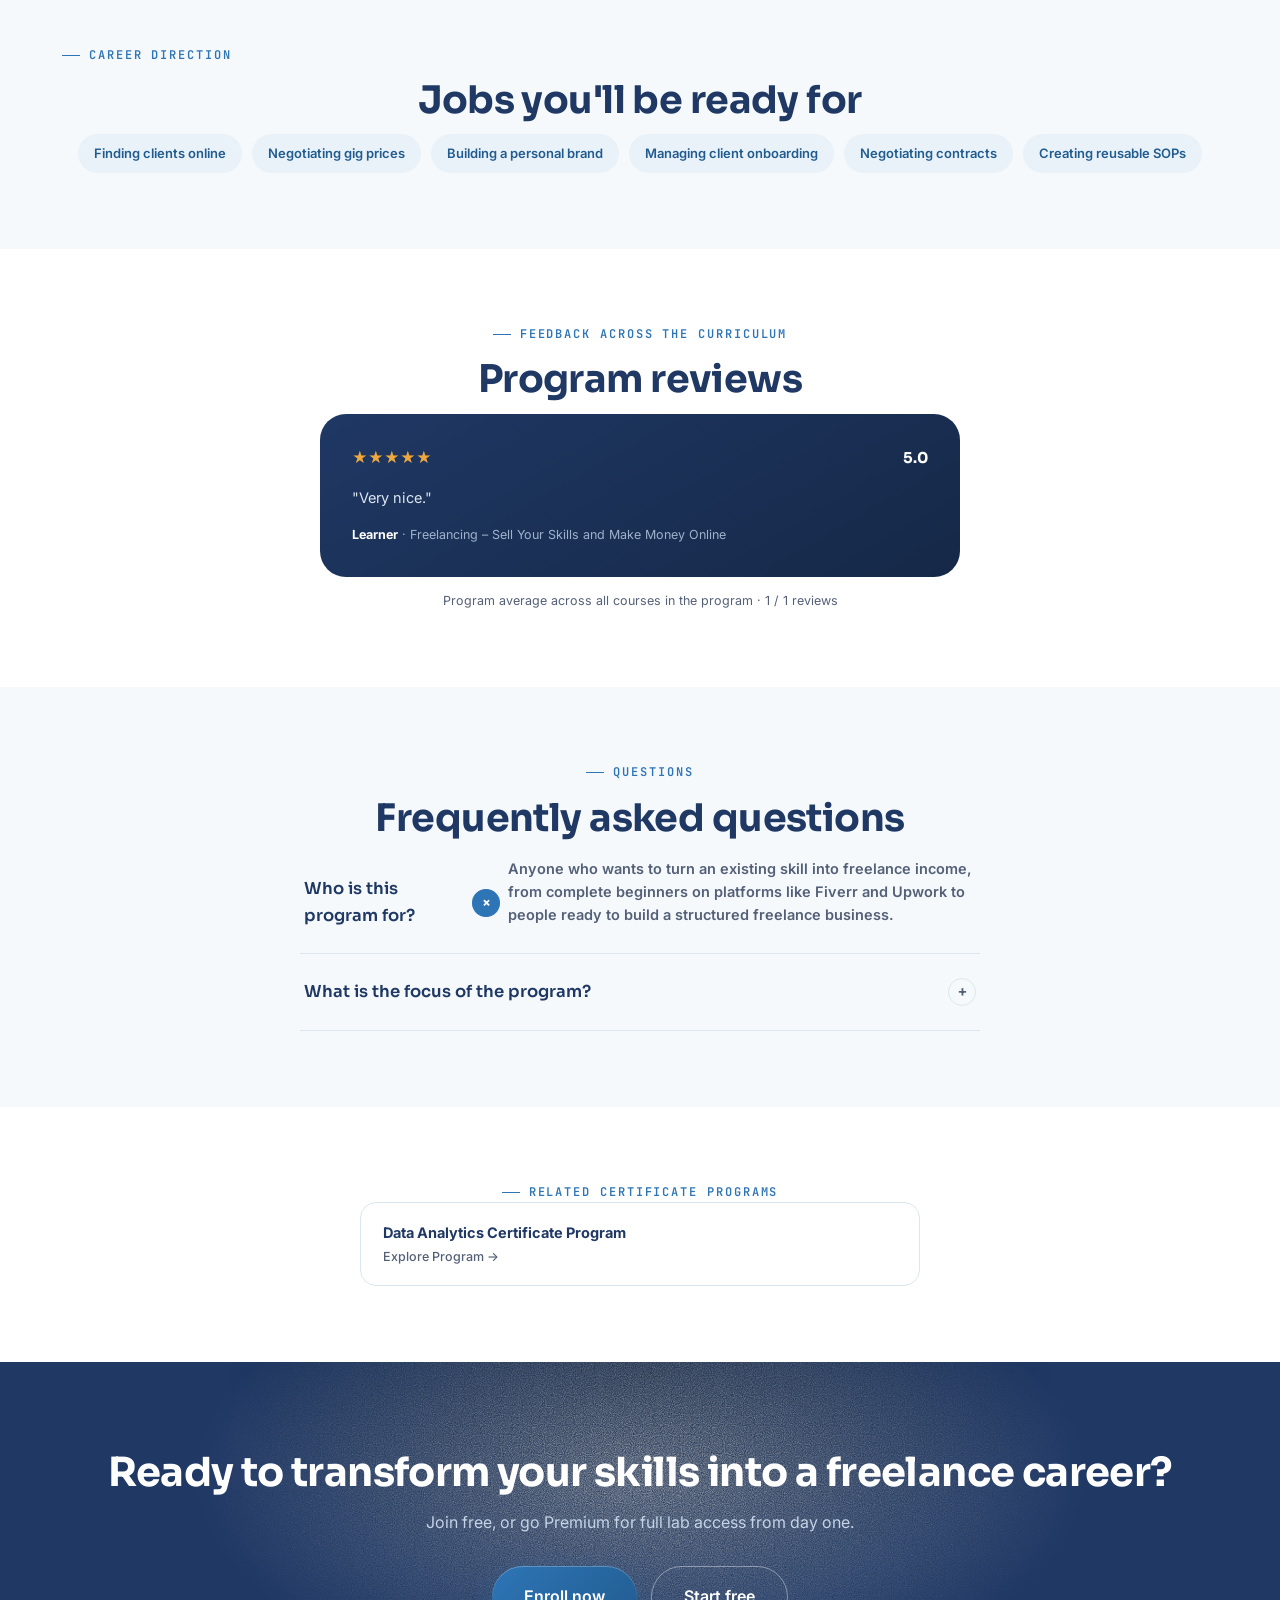
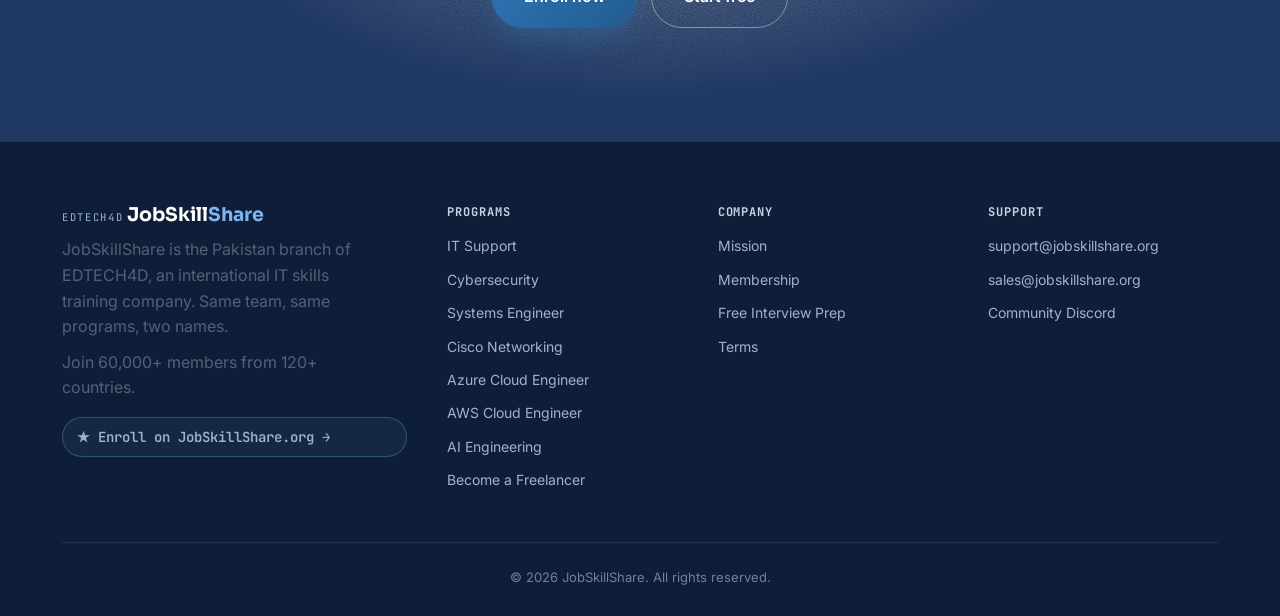
<file: campaign-freelancer.html>
<!DOCTYPE html>
<html lang="en">
<head>
<meta charset="UTF-8">
<meta name="viewport" content="width=device-width, initial-scale=1.0">
<title>Become a Freelancer | Skills-to-Income Program | Enroll Now — JobSkillShare</title>
<meta name="description" content="Transform your skills into a sustainable freelance career in 15 hours of guided practice. Intermediate to advanced program covering Fiverr, Upwork, LinkedIn, pricing, and client retention.">
<!--
  Campaign landing page: Become a Freelancer | Skills-to-Income Program
  Week 6. Reuses the site's shared header, footer, and auth-modal
  system exactly, no separate signup flow. Matches the current
  campaign page template (overview grid, skills tabs, tech stack,
  per-course detail, jobs row, review card, FAQ, related programs).
-->
<link rel="preconnect" href="https://fonts.googleapis.com">
<link rel="preconnect" href="https://fonts.gstatic.com" crossorigin>
<link href="https://fonts.googleapis.com/css2?family=Sora:wght@600;700;800&family=Inter:wght@400;500;600;700&family=JetBrains+Mono:wght@400;500;600&display=swap" rel="stylesheet">
<link rel="stylesheet" href="style.min.css">
</head>
<body>
    <header>
      <div class="wrap nav">
        <a class="logo" href="index.html">
          <span class="parent">EDTECH4D</span>
          <span class="main">JobSkill<span>Share</span></span>
        </a>
        <nav class="menu" id="mainMenu">
          <a href="index.html">Home</a>
          <a href="programs.html">Programs</a>
          <a href="membership.html">Pricing</a>
          <a href="index.html#stories">Success Stories</a>
          <div class="nav-actions mobile-show">
            <a class="btn btn-ghost" href="#" data-open-auth="login">Log in</a>
            <a class="btn btn-primary" href="#" data-open-auth="plan">Get started</a>
          </div>
        </nav>
        <div class="nav-actions">
          <a class="btn btn-ghost" href="#" data-open-auth="login">Log in</a>
          <a class="btn btn-primary" href="#" data-open-auth="plan">Get started</a>
        </div>
        <button class="menu-toggle" id="menuToggle" aria-label="Toggle menu" aria-expanded="false">
          <span></span><span></span><span></span>
        </button>
      </div>
    </header>
<main>

<section class="camp-hero">
  <div class="wrap">
    <div>
      <div class="camp-badge">&#9889; In development, more courses being added</div>
      <h1>Transform your skills into a <em>sustainable freelance</em> career in 15 hours</h1>
      <p class="lead">This program provides comprehensive training to help you start and grow a successful freelance business, from your first gig on Fiverr or Upwork to a structured, high-value freelance system. New courses are being added to this program regularly.</p>
      <div class="camp-cta-row">
        <button class="btn btn-primary btn-big" type="button" data-open-auth="plan" data-plan="free">Create free account</button>
        <a class="btn btn-ghost btn-big" href="#curriculum">See the curriculum</a>
      </div>
      <div class="camp-trust-row">
        <div><b>2</b><span>Courses</span></div><div><b>63</b><span>Lessons</span></div><div><b>5.0&#9733;</b><span>1 review</span></div><div><b>15 hrs</b><span>Intermediate to Advanced</span></div>
      </div>
    </div>
    <div class="camp-hero-visual">
      <span class="cert-float-chip c1">&#9989; 2 courses</span>
      <span class="cert-float-chip c2">&#9201; Live / recorded cohort</span>
      <div class="cert-card">
        <div class="cert-seal" role="img" aria-label="Become a Freelancer | Skills-to-Income Program certificate seal">&#128188;</div>
        <div class="cert-kicker">Certificate of Completion</div>
        <h3>Become a Freelancer | Skills-to-Income Program</h3>
        <div class="cert-name">Awarded by JobSkillShare &middot; EDTECH4D</div>
      </div>
    </div>
  </div>
</section>

<section class="camp-section" id="overview">
  <div class="wrap">
    <div class="eyebrow">Program overview</div>
    <h2 class="sec-title">What this program covers</h2>
    <p class="sec-sub">The Become a Freelancer | Skills-to-Income Program is designed to equip you with the knowledge and skills needed to turn your talents into a profitable freelance career. Through a structured sequence of courses, you will learn to navigate and excel in online freelancing platforms, create high-value service offerings, and build a sustainable business.</p>
    <p style="max-width:640px;margin-top:-24px;margin-bottom:40px;color:var(--slate);font-size:14.5px;">What you will learn: an introduction to freelancing and essential strategies for success, a comprehensive guide to platforms like Fiverr, Upwork, and LinkedIn, advanced techniques in service creation and client retention, and personal branding and marketing outreach principles.</p>

    <div class="camp-overview-grid">
      <div class="camp-outcomes-card">
        <div class="eyebrow">Program outcomes</div>
        <h3 class="sec-title" style="font-size:20px;margin-top:8px;">What you'll be able to do</h3>
        <ul class="camp-outcomes-list">
          <li>Develop a freelancing business</li><li>Optimize online profiles</li><li>Create and market gigs</li><li>Generate leads and find clients</li><li>Develop a structured freelance system</li><li>Create high-value services</li><li>Price services effectively</li><li>Maintain long-term client relationships</li><li>Build a personal freelance brand</li>
        </ul>
      </div>
      <div class="camp-career-card">
        <div class="eyebrow">Your career path</div>
        <h3>Career opportunities</h3>
        <div class="camp-career-list">
          <a href="#">Freelance Specialist &rarr;</a><a href="#">Professional Consultant &rarr;</a><a href="#">Client Relationship Manager &rarr;</a>
        </div>
      </div>
    </div>
  </div>
</section>

<section class="camp-section tint">
  <div class="wrap">
    <div class="eyebrow">Core skill areas</div>
    <h2 class="sec-title">Skills you'll build</h2>
    <p class="sec-sub">13 core skills, split across technical and professional development.</p>
    <div class="camp-skills-tabs">
      <div class="camp-skills-tab">
        <div class="camp-skills-tab-head">&#128187; Technical Skills <span class="n">6 skills</span></div>
        <ul><li>Setting up online profiles</li><li>Keyword research</li><li>Using project management tools</li><li>Creating SOPs</li><li>Managing contracts digitally</li><li>Time tracking and invoicing</li></ul>
      </div>
      <div class="camp-skills-tab">
        <div class="camp-skills-tab-head">&#128172; Professional Skills <span class="n">7 skills</span></div>
        <ul><li>Client acquisition</li><li>Personal branding</li><li>Marketing outreach</li><li>Client communication</li><li>Sales negotiation</li><li>Objection handling</li><li>Client onboarding</li></ul>
      </div>
    </div>
    <div style="margin-top:28px;">
      <div class="eyebrow" style="margin-bottom:14px;">Technology stack</div>
      <div class="camp-techstack">
        <span>Fiverr</span><span>Upwork</span><span>LinkedIn</span><span>Asana</span><span>Trello</span><span>Slack</span><span>Google Drive</span><span>Calendly</span><span>Zapier</span><span>Notion</span><span>Zoom</span><span>PandaDoc</span>
      </div>
    </div>
  </div>
</section>

<section class="camp-section" id="curriculum">
  <div class="wrap">
    <div class="eyebrow">Program structure</div>
    <h2 class="sec-title">Courses in this certificate program</h2>
    <p class="sec-sub">2 courses, recommended order.</p>
    <div>
      <div class="camp-course-detail">
        <span class="stage-tag">Single course certification</span>
        <div class="camp-course-detail-head">
          <div class="camp-course-detail-num">1</div>
          <div>
            <h3>Freelancing &ndash; Sell Your Skills and Make Money Online</h3>
            <p class="desc">Turn your skills into a sustainable income with a comprehensive guide to freelancing, from basics to advanced strategies on Fiverr, Upwork, and LinkedIn.</p>
            <div class="course-meta">4 hours 0 min &middot; Fiverr Gig Creation &middot; Profile Optimization &middot; Keyword Research</div>
          </div>
        </div>
        <div class="skills-intro"><b>Skills introduced:</b> Freelancing Basics &middot; Platform Navigation &middot; Fiverr Gig Creation &middot; Profile Optimization &middot; Keyword Research &middot; Marketing Strategies</div>
      </div>
      <div class="camp-course-detail" style="margin-bottom:0;">
        <span class="stage-tag">Professional development</span>
        <div class="camp-course-detail-head">
          <div class="camp-course-detail-num">2</div>
          <div>
            <h3>The Complete Freelance Playbook (Advanced Edition)</h3>
            <p class="desc">Master the art of advanced freelancing with a structured system to build and scale a successful freelance business.</p>
            <div class="course-meta">11 hours 0 min &middot; High Value Service Creation &middot; Sales Pricing &middot; Client Retention</div>
          </div>
        </div>
        <div class="skills-intro"><b>Skills introduced:</b> Freelance Systems and Tools &middot; High-Value Service Creation &middot; Sales Pricing &middot; Client Closing &middot; Client Retention</div>
      </div>
    </div>
    <div class="camp-cloud-note">&#9729; AWS, Azure, and other cloud subscriptions are not included with membership. Members use their own accounts to follow cloud-specific courses. For some beginner-level tasks, JobSkillShare provides limited Azure and AWS subscriptions for basic hands-on tasks.</div>
  </div>
</section>

<section class="camp-section tint">
  <div class="wrap">
    <div class="eyebrow">Career direction</div>
    <h2 class="sec-title" style="text-align:center;">Jobs you'll be ready for</h2>
    <div class="camp-jobs-row">
      <span>Finding clients online</span><span>Negotiating gig prices</span><span>Building a personal brand</span><span>Managing client onboarding</span><span>Negotiating contracts</span><span>Creating reusable SOPs</span>
    </div>
  </div>
</section>

<section class="camp-section">
  <div class="wrap">
    <div class="eyebrow" style="justify-content:center;display:flex;">Feedback across the curriculum</div>
    <h2 class="sec-title" style="text-align:center;">Program reviews</h2>
    <div class="camp-review-card">
      <div class="camp-review-head">
        <span class="stars">&#9733;&#9733;&#9733;&#9733;&#9733;</span>
        <span class="rating">5.0</span>
      </div>
      <p class="quote">"Very nice."</p>
      <div class="reviewer"><b>Learner</b> &middot; Freelancing &ndash; Sell Your Skills and Make Money Online</div>
    </div>
    <div class="camp-review-count">Program average across all courses in the program &middot; 1 / 1 reviews</div>
  </div>
</section>

<section class="camp-section tint">
  <div class="wrap">
    <div class="eyebrow" style="justify-content:center;display:flex;">Questions</div>
    <h2 class="sec-title" style="text-align:center;">Frequently asked questions</h2>
    <div class="faq-list" style="max-width:680px;">
      <div class="faq-item open">
        <div class="faq-q"><span>Who is this program for?</span><span class="icon-plus">+</span></div>
        <div class="faq-a"><p>Anyone who wants to turn an existing skill into freelance income, from complete beginners on platforms like Fiverr and Upwork to people ready to build a structured freelance business.</p></div>
      </div>
      <div class="faq-item">
        <div class="faq-q"><span>What is the focus of the program?</span><span class="icon-plus">+</span></div>
        <div class="faq-a"><p>Getting your first gigs and profiles set up, then building a repeatable system for pricing, client acquisition, and long-term client retention.</p></div>
      </div>
    </div>
  </div>
</section>

<section class="camp-section">
  <div class="wrap">
    <div class="eyebrow" style="justify-content:center;display:flex;">Related certificate programs</div>
    <div class="camp-related">
      <a href="programs.html#program-directory">Data Analytics Certificate Program<span>Explore Program &rarr;</span></a>
    </div>
  </div>
</section>

<section class="final">
  <div class="wrap">
    <h2>Ready to transform your skills into a freelance career?</h2>
    <p>Join free, or go Premium for full lab access from day one.</p>
    <div class="camp-cta-row" style="justify-content:center;">
      <button class="btn btn-primary btn-big" type="button" data-open-auth="plan" data-plan="monthly">Enroll now</button>
      <button class="btn btn-ghost btn-big" type="button" data-open-auth="plan" data-plan="free">Start free</button>
    </div>
  </div>
</section>
</main>

<div class="camp-sticky-cta" id="stickyCta">
  <div class="info"><b>Become a Freelancer | Skills-to-Income Program</b> &middot; 2 courses &middot; 15 hours</div>
  <button class="btn btn-primary" type="button" data-open-auth="plan" data-plan="monthly">Enroll now</button>
</div>
    <footer>
      <div class="wrap">
        <div class="foot">
          <div>
            <a class="logo" href="index.html">
              <span class="parent" style="color: #9db6d4">EDTECH4D</span>
              <span class="main" style="color: #fff"
                >JobSkill<span style="color: #7db4f0">Share</span></span
              >
            </a>
            <p style="margin-top: 12px; max-width: 300px">
              JobSkillShare is the Pakistan branch of EDTECH4D, an international
              IT skills training company. Same team, same programs, two names.
            </p>
            <p style="margin-top: 10px; max-width: 280px">
              Join 60,000+ members from 120+ countries.
            </p>
            <a
              class="aff-link"
              href="https://www.jobskillshare.org/certificate-program?ref=kaneeza-batool"
              target="_blank"
              rel="noopener"
              >&#9733; Enroll on JobSkillShare.org &rarr;</a
            >
          </div>
          <div>
            <h4>Programs</h4>
            <a href="campaign-it-support.html">IT Support</a><a href="campaign-cybersecurity.html">Cybersecurity</a
            ><a href="campaign-systems-engineer.html">Systems Engineer</a><a href="campaign-cisco-network-engineer.html">Cisco Networking</a
            ><a href="campaign-azure-cloud-engineer.html">Azure Cloud Engineer</a><a href="campaign-aws-cloud-engineer.html">AWS Cloud Engineer</a
            ><a href="campaign-ai-engineering.html">AI Engineering</a><a href="campaign-freelancer.html">Become a Freelancer</a>
          </div>
          <div>
            <h4>Company</h4>
            <a href="#">Mission</a><a href="membership.html">Membership</a
            ><a href="#">Free Interview Prep</a><a href="#">Terms</a>
          </div>
          <div>
            <h4>Support</h4>
            <a href="#">support@jobskillshare.org</a
            ><a href="#">sales@jobskillshare.org</a
            ><a href="#">Community Discord</a>
          </div>
        </div>
        <div class="copyright">
          &copy; 2026 JobSkillShare. All rights reserved.
        </div>
      </div>
    </footer>

    <!-- Auth modal (signup / login / reset) — shared component, see modal.js -->
    <div class="auth-overlay" id="authOverlay" hidden>
      <div
        class="auth-modal"
        role="dialog"
        aria-modal="true"
        aria-labelledby="authTitle"
      >
        <button class="auth-close" id="authClose" aria-label="Close">&times;</button>
        <div id="authStepper" class="auth-stepper" hidden>
          <div class="auth-step-dot" data-step="plan"><span>1</span>Plan</div>
          <div class="auth-step-dot" data-step="account"><span>2</span>Account</div>
          <div class="auth-step-dot" data-step="details"><span>3</span>Finish</div>
        </div>
        <div class="auth-body" id="authBody"></div>
      </div>
    </div>

    <script src="script.min.js"></script>
  </body>
</html>
</file>
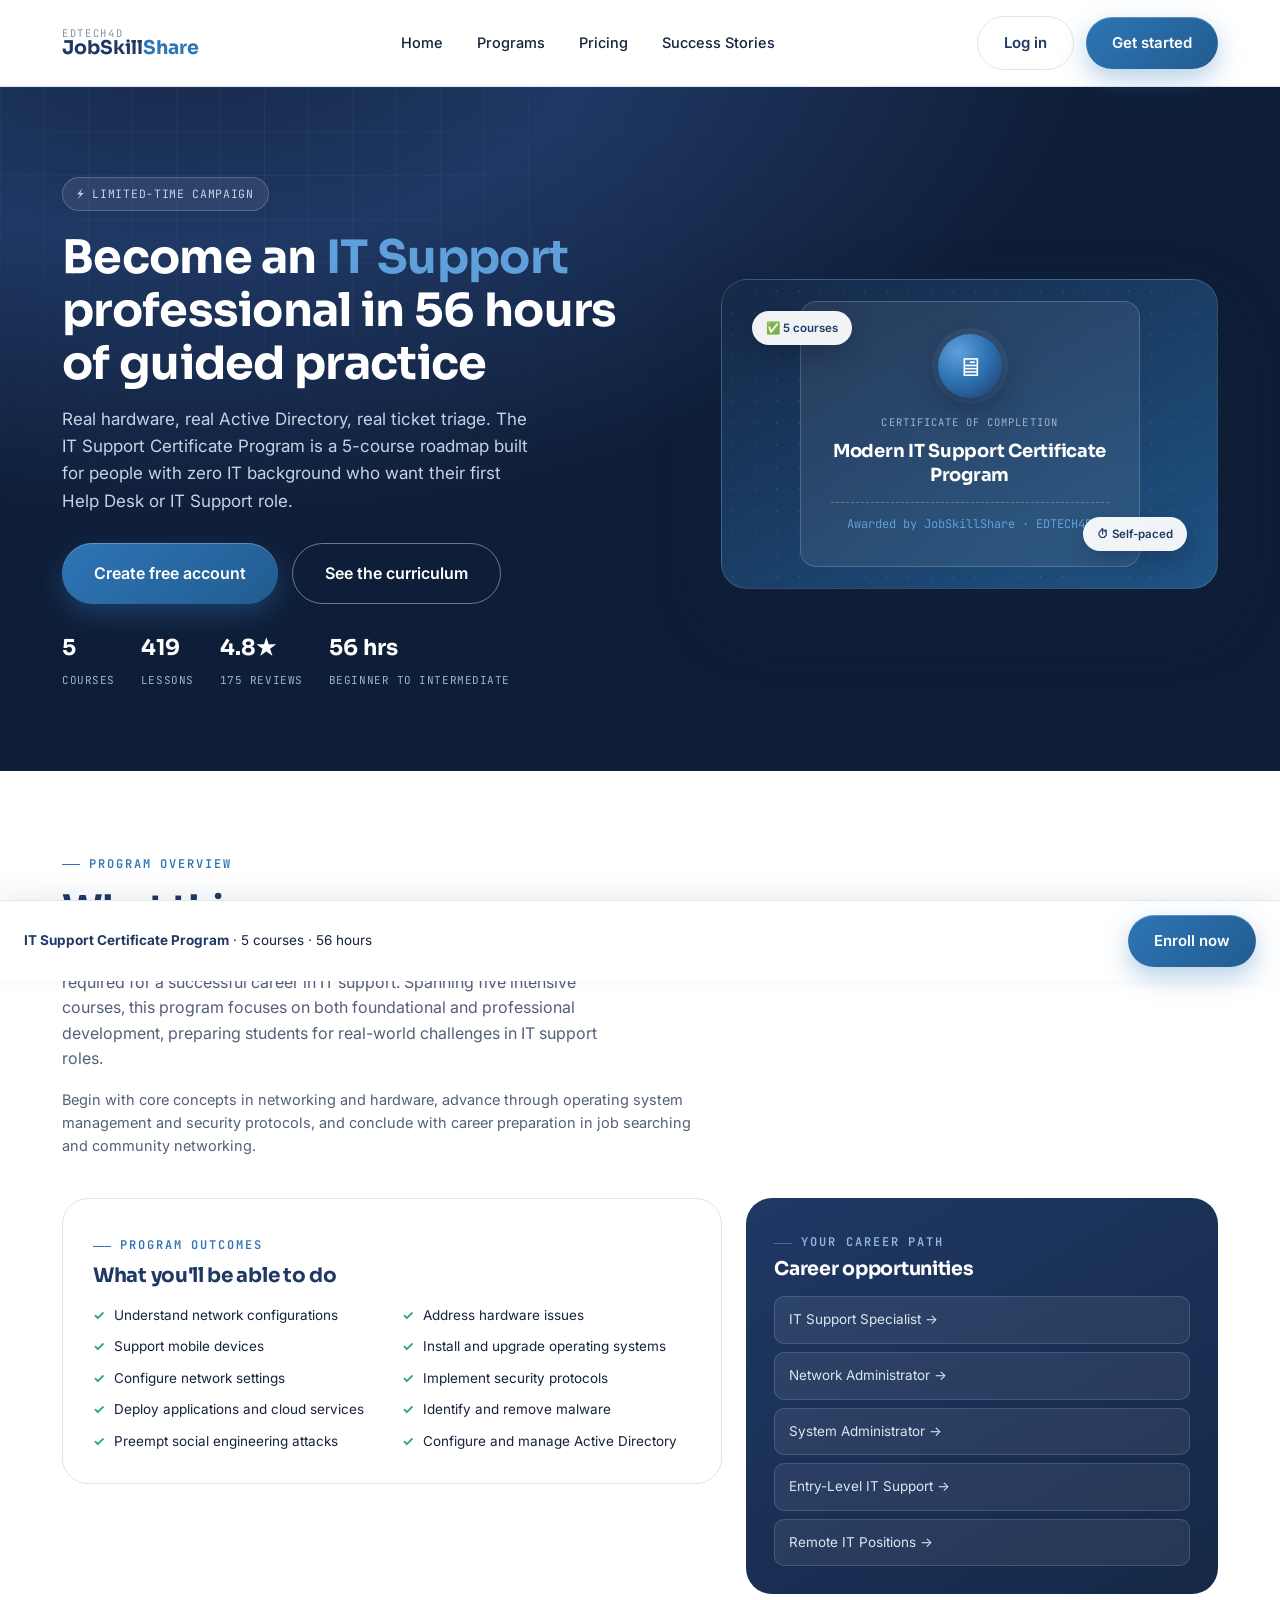
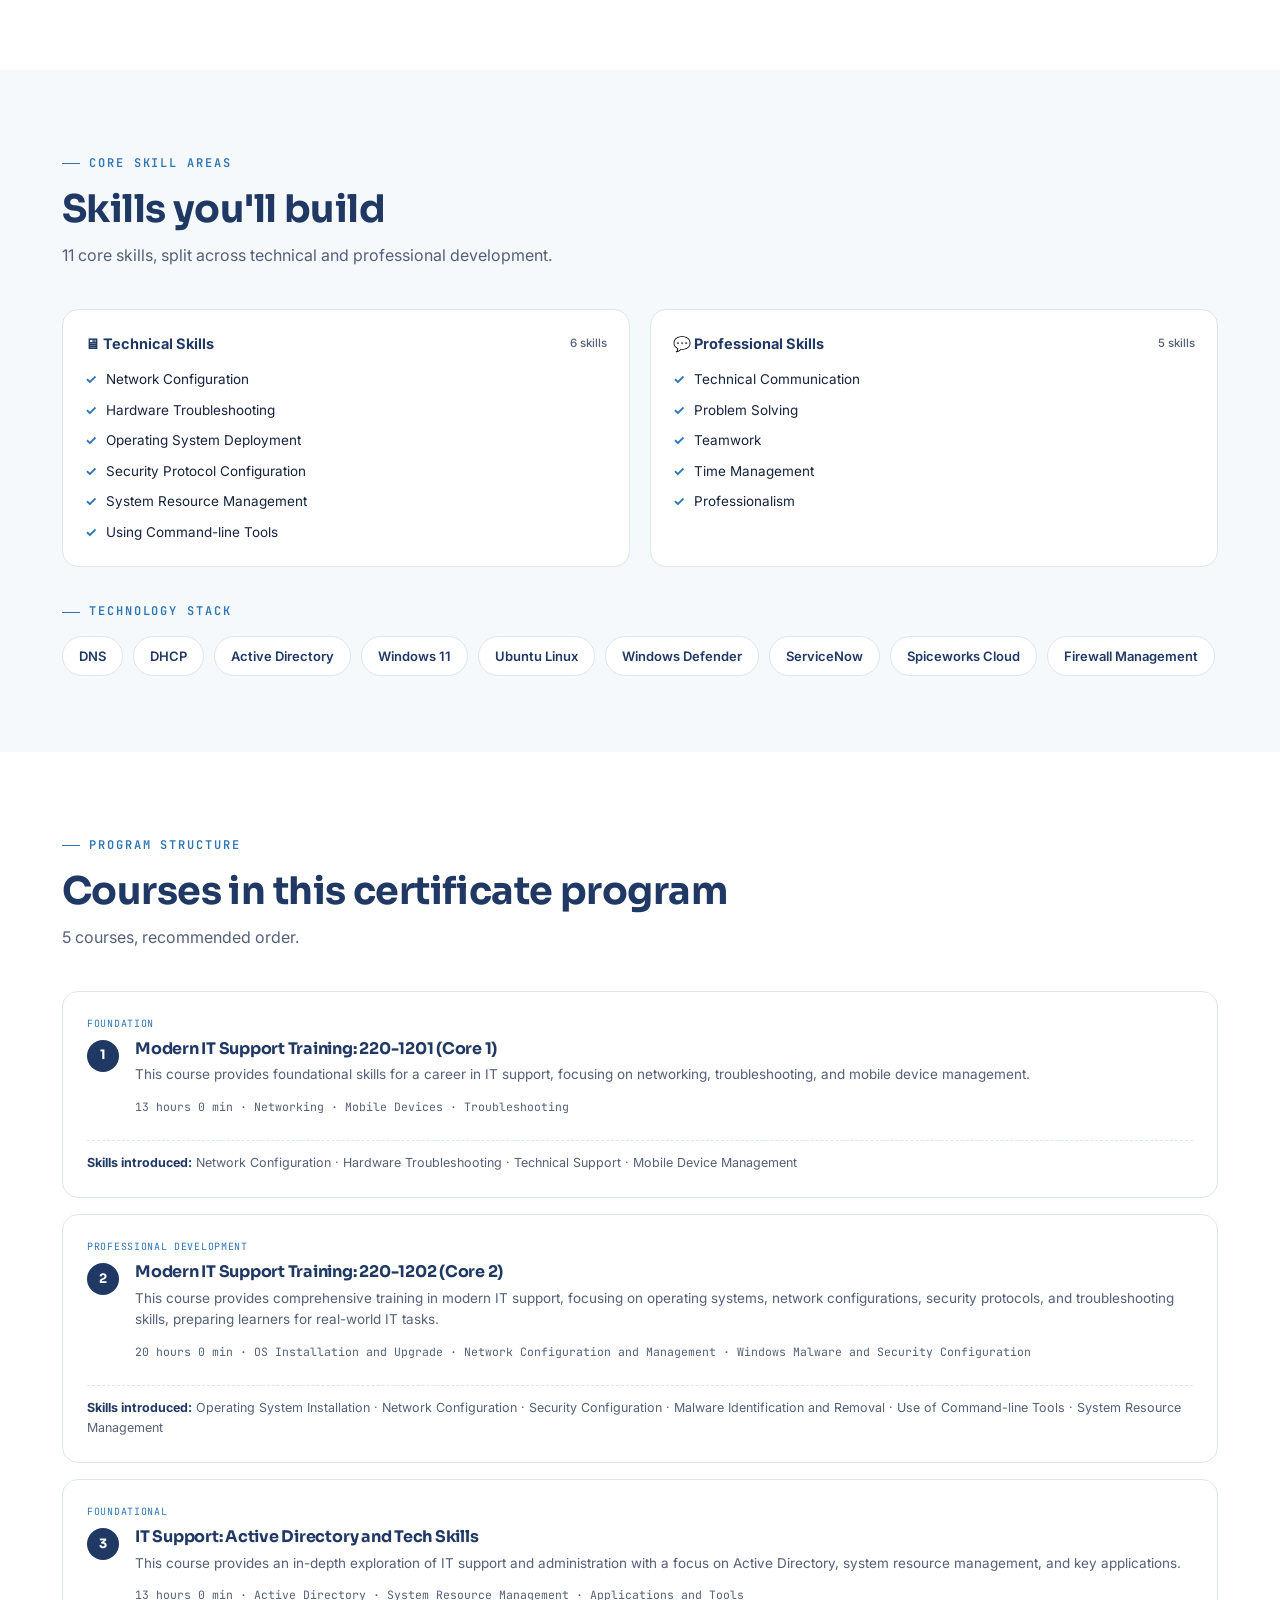
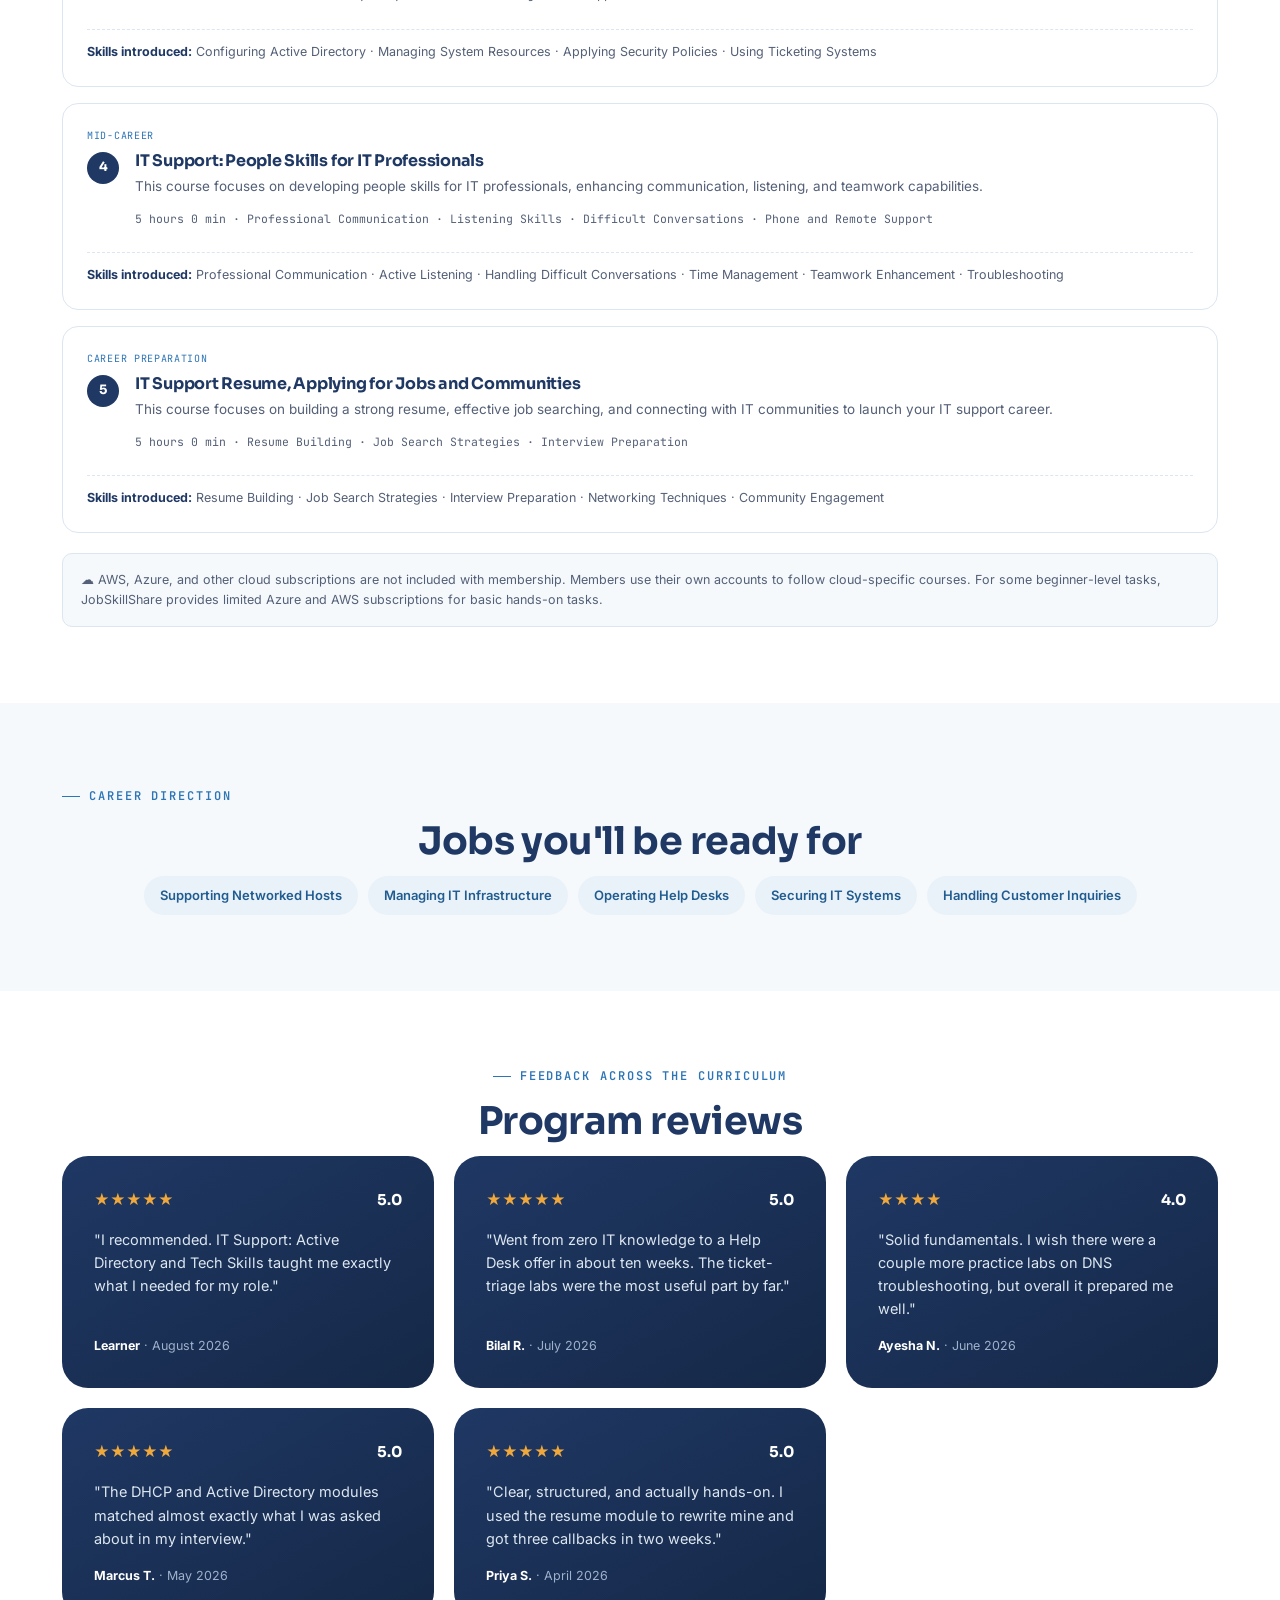
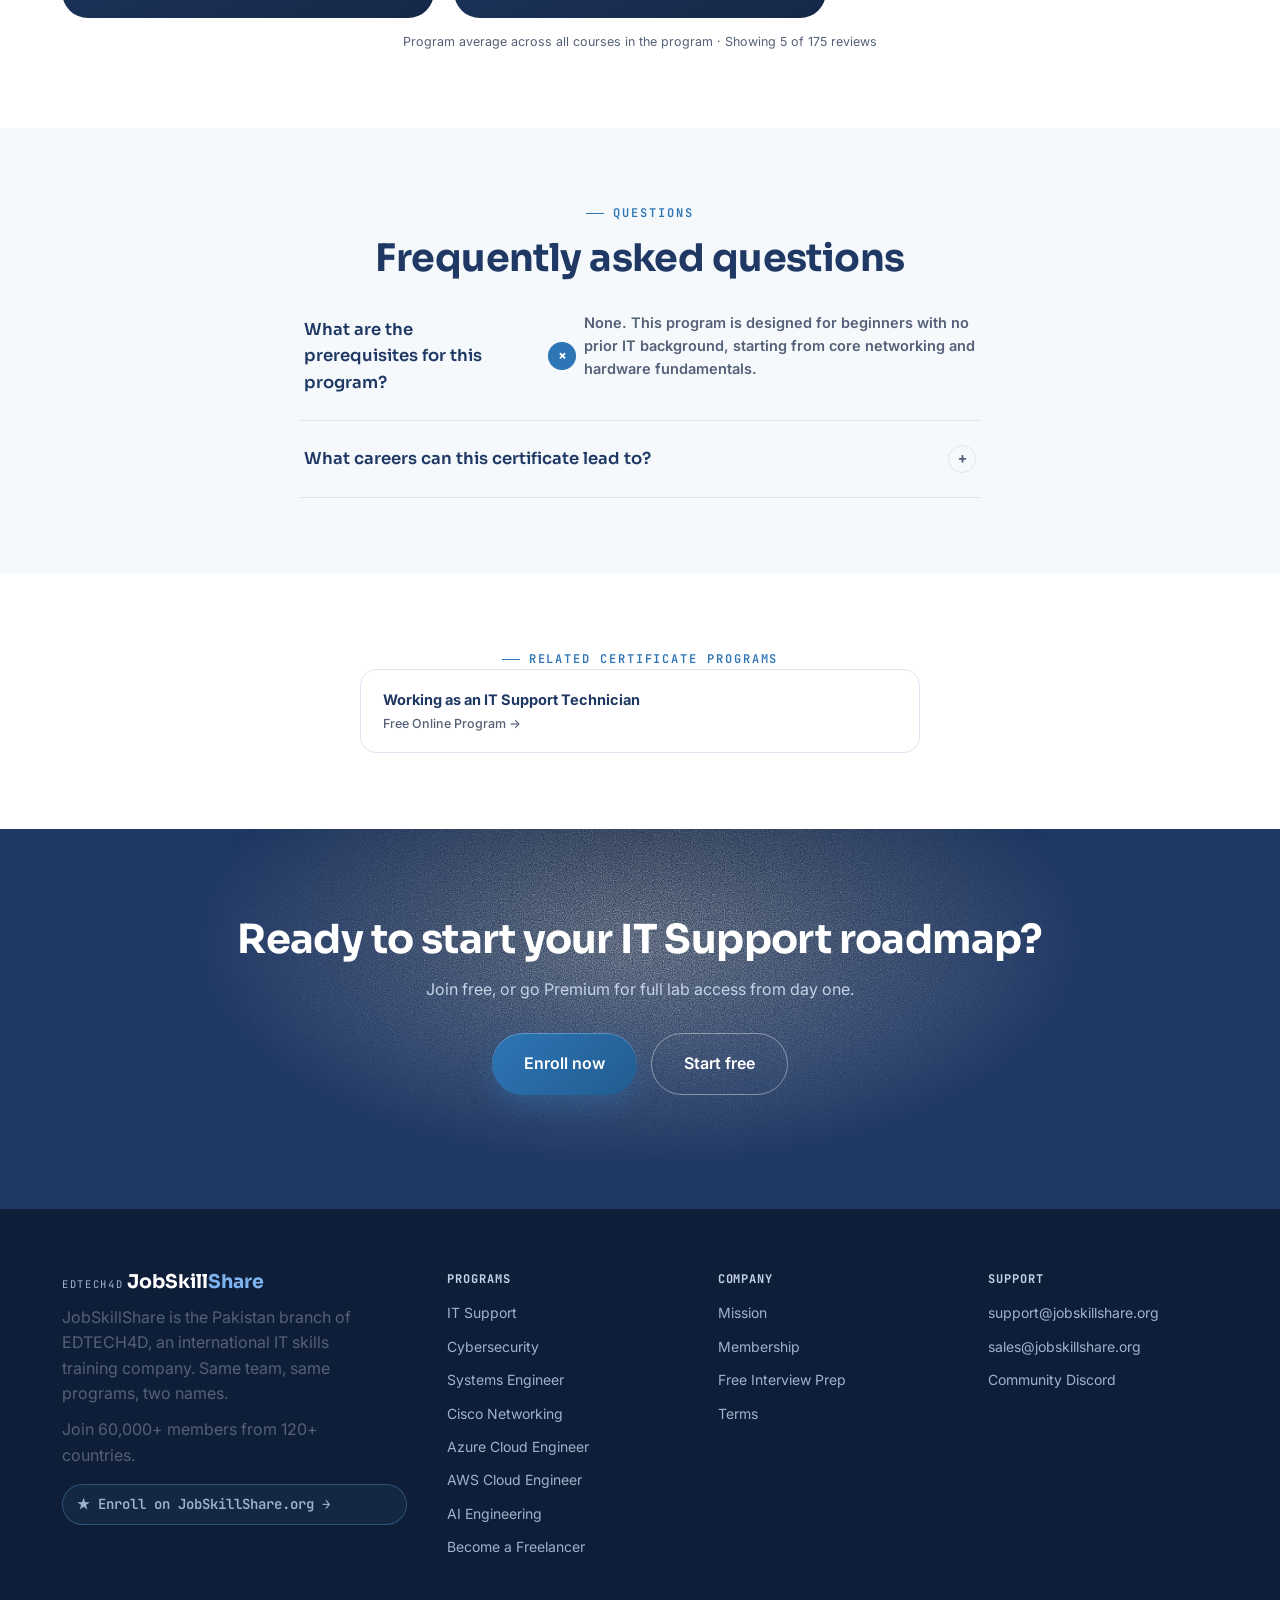
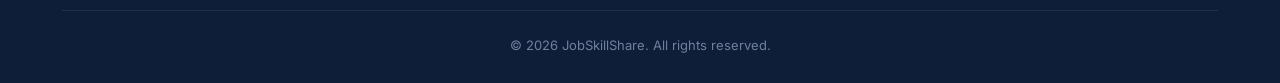
<file: campaign-it-support.html>
<!DOCTYPE html>
<html lang="en">
<head>
<meta charset="UTF-8">
<meta name="viewport" content="width=device-width, initial-scale=1.0">
<title>IT Support Certificate Program | Enroll Now — JobSkillShare</title>
<meta name="description" content="Become an IT Support professional in 90 hours of guided, hands-on practice. 5-course roadmap covering DNS, DHCP, Active Directory, and real help desk practice.">
<!--
  Campaign landing page: IT Support Certificate Program
  Week 5. Reuses the site's shared header, footer, and auth-modal
  system exactly, no separate signup flow. Gallery and hero images
  are placeholders pending real assets from the design team, see
  Week5_Report for the full list of what needs swapping in.
-->
<link rel="preconnect" href="https://fonts.googleapis.com">
<link rel="preconnect" href="https://fonts.gstatic.com" crossorigin>
<link href="https://fonts.googleapis.com/css2?family=Sora:wght@600;700;800&family=Inter:wght@400;500;600;700&family=JetBrains+Mono:wght@400;500;600&display=swap" rel="stylesheet">
<link rel="stylesheet" href="style.min.css">
</head>
<body>
    <header>
      <div class="wrap nav">
        <a class="logo" href="index.html">
          <span class="parent">EDTECH4D</span>
          <span class="main">JobSkill<span>Share</span></span>
        </a>
        <nav class="menu" id="mainMenu">
          <a href="index.html">Home</a>
          <a href="programs.html">Programs</a>
          <a href="membership.html">Pricing</a>
          <a href="index.html#stories">Success Stories</a>
          <div class="nav-actions mobile-show">
            <a class="btn btn-ghost" href="#" data-open-auth="login">Log in</a>
            <a class="btn btn-primary" href="#" data-open-auth="plan">Get started</a>
          </div>
        </nav>
        <div class="nav-actions">
          <a class="btn btn-ghost" href="#" data-open-auth="login">Log in</a>
          <a class="btn btn-primary" href="#" data-open-auth="plan">Get started</a>
        </div>
        <button
          class="menu-toggle"
          id="menuToggle"
          aria-label="Toggle menu"
          aria-expanded="false"
        >
          <span></span><span></span><span></span>
        </button>
      </div>
    </header>
<main>

<section class="camp-hero">
  <div class="wrap">
    <div>
      <div class="camp-badge">&#9889; Limited-time campaign</div>
      <h1>Become an <em>IT Support</em> professional in 56 hours of guided practice</h1>
      <p class="lead">Real hardware, real Active Directory, real ticket triage. The IT Support Certificate Program is a 5-course roadmap built for people with zero IT background who want their first Help Desk or IT Support role.</p>
      <div class="camp-cta-row">
        <button class="btn btn-primary btn-big" type="button" data-open-auth="plan" data-plan="free">Create free account</button>
        <a class="btn btn-ghost btn-big" href="#curriculum">See the curriculum</a>
      </div>
      <div class="camp-trust-row">
        <div><b>5</b><span>Courses</span></div>
        <div><b>419</b><span>Lessons</span></div>
        <div><b>4.8&#9733;</b><span>175 reviews</span></div>
        <div><b>56 hrs</b><span>Beginner to Intermediate</span></div>
      </div>
    </div>
    <div class="camp-hero-visual">
      <span class="cert-float-chip c1">&#9989; 5 courses</span>
      <span class="cert-float-chip c2">&#9201; Self-paced</span>
      <div class="cert-card">
        <div class="cert-seal" role="img" aria-label="IT Support certificate seal">&#128421;</div>
        <div class="cert-kicker">Certificate of Completion</div>
        <h3>Modern IT Support Certificate Program</h3>
        <div class="cert-name">Awarded by JobSkillShare &middot; EDTECH4D</div>
      </div>
    </div>
  </div>
</section>

<section class="camp-section" id="overview">
  <div class="wrap">
    <div class="eyebrow">Program overview</div>
    <h2 class="sec-title">What this program covers</h2>
    <p class="sec-sub">The IT Support Certificate Program equips learners with the essential skills required for a successful career in IT support. Spanning five intensive courses, this program focuses on both foundational and professional development, preparing students for real-world challenges in IT support roles.</p>
    <p style="max-width:640px;margin-top:-24px;margin-bottom:40px;color:var(--slate);font-size:14.5px;">Begin with core concepts in networking and hardware, advance through operating system management and security protocols, and conclude with career preparation in job searching and community networking.</p>

    <div class="camp-overview-grid">
      <div class="camp-outcomes-card">
        <div class="eyebrow">Program outcomes</div>
        <h3 class="sec-title" style="font-size:20px;margin-top:8px;">What you'll be able to do</h3>
        <ul class="camp-outcomes-list">
          <li>Understand network configurations</li>
          <li>Address hardware issues</li>
          <li>Support mobile devices</li>
          <li>Install and upgrade operating systems</li>
          <li>Configure network settings</li>
          <li>Implement security protocols</li>
          <li>Deploy applications and cloud services</li>
          <li>Identify and remove malware</li>
          <li>Preempt social engineering attacks</li>
          <li>Configure and manage Active Directory</li>
        </ul>
      </div>
      <div class="camp-career-card">
        <div class="eyebrow">Your career path</div>
        <h3>Career opportunities</h3>
        <div class="camp-career-list">
          <a href="#">IT Support Specialist &rarr;</a>
          <a href="#">Network Administrator &rarr;</a>
          <a href="#">System Administrator &rarr;</a>
          <a href="#">Entry-Level IT Support &rarr;</a>
          <a href="#">Remote IT Positions &rarr;</a>
        </div>
      </div>
    </div>
  </div>
</section>

<section class="camp-section tint">
  <div class="wrap">
    <div class="eyebrow">Core skill areas</div>
    <h2 class="sec-title">Skills you'll build</h2>
    <p class="sec-sub">11 core skills, split across technical and professional development.</p>
    <div class="camp-skills-tabs">
      <div class="camp-skills-tab">
        <div class="camp-skills-tab-head">&#128421; Technical Skills <span class="n">6 skills</span></div>
        <ul>
          <li>Network Configuration</li>
          <li>Hardware Troubleshooting</li>
          <li>Operating System Deployment</li>
          <li>Security Protocol Configuration</li>
          <li>System Resource Management</li>
          <li>Using Command-line Tools</li>
        </ul>
      </div>
      <div class="camp-skills-tab">
        <div class="camp-skills-tab-head">&#128172; Professional Skills <span class="n">5 skills</span></div>
        <ul>
          <li>Technical Communication</li>
          <li>Problem Solving</li>
          <li>Teamwork</li>
          <li>Time Management</li>
          <li>Professionalism</li>
        </ul>
      </div>
    </div>
    <div style="margin-top:28px;">
      <div class="eyebrow" style="margin-bottom:14px;">Technology stack</div>
      <div class="camp-techstack">
        <span>DNS</span><span>DHCP</span><span>Active Directory</span><span>Windows 11</span><span>Ubuntu Linux</span><span>Windows Defender</span><span>ServiceNow</span><span>Spiceworks Cloud</span><span>Firewall Management</span>
      </div>
    </div>
  </div>
</section>

<section class="camp-section" id="curriculum">
  <div class="wrap">
    <div class="eyebrow">Program structure</div>
    <h2 class="sec-title">Courses in this certificate program</h2>
    <p class="sec-sub">5 courses, recommended order.</p>
    <div>
      <div class="camp-course-detail">
        <span class="stage-tag">Foundation</span>
        <div class="camp-course-detail-head">
          <div class="camp-course-detail-num">1</div>
          <div>
            <h3>Modern IT Support Training: 220-1201 (Core 1)</h3>
            <p class="desc">This course provides foundational skills for a career in IT support, focusing on networking, troubleshooting, and mobile device management.</p>
            <div class="course-meta">13 hours 0 min &middot; Networking &middot; Mobile Devices &middot; Troubleshooting</div>
          </div>
        </div>
        <div class="skills-intro"><b>Skills introduced:</b> Network Configuration &middot; Hardware Troubleshooting &middot; Technical Support &middot; Mobile Device Management</div>
      </div>
      <div class="camp-course-detail">
        <span class="stage-tag">Professional development</span>
        <div class="camp-course-detail-head">
          <div class="camp-course-detail-num">2</div>
          <div>
            <h3>Modern IT Support Training: 220-1202 (Core 2)</h3>
            <p class="desc">This course provides comprehensive training in modern IT support, focusing on operating systems, network configurations, security protocols, and troubleshooting skills, preparing learners for real-world IT tasks.</p>
            <div class="course-meta">20 hours 0 min &middot; OS Installation and Upgrade &middot; Network Configuration and Management &middot; Windows Malware and Security Configuration</div>
          </div>
        </div>
        <div class="skills-intro"><b>Skills introduced:</b> Operating System Installation &middot; Network Configuration &middot; Security Configuration &middot; Malware Identification and Removal &middot; Use of Command-line Tools &middot; System Resource Management</div>
      </div>
      <div class="camp-course-detail">
        <span class="stage-tag">Foundational</span>
        <div class="camp-course-detail-head">
          <div class="camp-course-detail-num">3</div>
          <div>
            <h3>IT Support: Active Directory and Tech Skills</h3>
            <p class="desc">This course provides an in-depth exploration of IT support and administration with a focus on Active Directory, system resource management, and key applications.</p>
            <div class="course-meta">13 hours 0 min &middot; Active Directory &middot; System Resource Management &middot; Applications and Tools</div>
          </div>
        </div>
        <div class="skills-intro"><b>Skills introduced:</b> Configuring Active Directory &middot; Managing System Resources &middot; Applying Security Policies &middot; Using Ticketing Systems</div>
      </div>
      <div class="camp-course-detail">
        <span class="stage-tag">Mid-career</span>
        <div class="camp-course-detail-head">
          <div class="camp-course-detail-num">4</div>
          <div>
            <h3>IT Support: People Skills for IT Professionals</h3>
            <p class="desc">This course focuses on developing people skills for IT professionals, enhancing communication, listening, and teamwork capabilities.</p>
            <div class="course-meta">5 hours 0 min &middot; Professional Communication &middot; Listening Skills &middot; Difficult Conversations &middot; Phone and Remote Support</div>
          </div>
        </div>
        <div class="skills-intro"><b>Skills introduced:</b> Professional Communication &middot; Active Listening &middot; Handling Difficult Conversations &middot; Time Management &middot; Teamwork Enhancement &middot; Troubleshooting</div>
      </div>
      <div class="camp-course-detail" style="margin-bottom:0;">
        <span class="stage-tag">Career preparation</span>
        <div class="camp-course-detail-head">
          <div class="camp-course-detail-num">5</div>
          <div>
            <h3>IT Support Resume, Applying for Jobs and Communities</h3>
            <p class="desc">This course focuses on building a strong resume, effective job searching, and connecting with IT communities to launch your IT support career.</p>
            <div class="course-meta">5 hours 0 min &middot; Resume Building &middot; Job Search Strategies &middot; Interview Preparation</div>
          </div>
        </div>
        <div class="skills-intro"><b>Skills introduced:</b> Resume Building &middot; Job Search Strategies &middot; Interview Preparation &middot; Networking Techniques &middot; Community Engagement</div>
      </div>
    </div>
    <div class="camp-cloud-note">&#9729; AWS, Azure, and other cloud subscriptions are not included with membership. Members use their own accounts to follow cloud-specific courses. For some beginner-level tasks, JobSkillShare provides limited Azure and AWS subscriptions for basic hands-on tasks.</div>
  </div>
</section>

<section class="camp-section tint">
  <div class="wrap">
    <div class="eyebrow">Career direction</div>
    <h2 class="sec-title" style="text-align:center;">Jobs you'll be ready for</h2>
    <div class="camp-jobs-row">
      <span>Supporting Networked Hosts</span>
      <span>Managing IT Infrastructure</span>
      <span>Operating Help Desks</span>
      <span>Securing IT Systems</span>
      <span>Handling Customer Inquiries</span>
    </div>
  </div>
</section>

<section class="camp-section">
  <div class="wrap">
    <div class="eyebrow" style="justify-content:center;display:flex;">Feedback across the curriculum</div>
    <h2 class="sec-title" style="text-align:center;">Program reviews</h2>
    <div class="camp-review-grid">
      <div class="camp-review-card">
        <div class="camp-review-head">
          <span class="stars">&#9733;&#9733;&#9733;&#9733;&#9733;</span>
          <span class="rating">5.0</span>
        </div>
        <p class="quote">"I recommended. IT Support: Active Directory and Tech Skills taught me exactly what I needed for my role."</p>
        <div class="reviewer"><b>Learner</b> &middot; August 2026</div>
      </div>
      <div class="camp-review-card">
        <div class="camp-review-head">
          <span class="stars">&#9733;&#9733;&#9733;&#9733;&#9733;</span>
          <span class="rating">5.0</span>
        </div>
        <p class="quote">"Went from zero IT knowledge to a Help Desk offer in about ten weeks. The ticket-triage labs were the most useful part by far."</p>
        <div class="reviewer"><b>Bilal R.</b> &middot; July 2026</div>
      </div>
      <div class="camp-review-card">
        <div class="camp-review-head">
          <span class="stars">&#9733;&#9733;&#9733;&#9733;</span>
          <span class="rating">4.0</span>
        </div>
        <p class="quote">"Solid fundamentals. I wish there were a couple more practice labs on DNS troubleshooting, but overall it prepared me well."</p>
        <div class="reviewer"><b>Ayesha N.</b> &middot; June 2026</div>
      </div>
      <div class="camp-review-card">
        <div class="camp-review-head">
          <span class="stars">&#9733;&#9733;&#9733;&#9733;&#9733;</span>
          <span class="rating">5.0</span>
        </div>
        <p class="quote">"The DHCP and Active Directory modules matched almost exactly what I was asked about in my interview."</p>
        <div class="reviewer"><b>Marcus T.</b> &middot; May 2026</div>
      </div>
      <div class="camp-review-card">
        <div class="camp-review-head">
          <span class="stars">&#9733;&#9733;&#9733;&#9733;&#9733;</span>
          <span class="rating">5.0</span>
        </div>
        <p class="quote">"Clear, structured, and actually hands-on. I used the resume module to rewrite mine and got three callbacks in two weeks."</p>
        <div class="reviewer"><b>Priya S.</b> &middot; April 2026</div>
      </div>
    </div>
    <div class="camp-review-count">Program average across all courses in the program &middot; Showing 5 of 175 reviews</div>
  </div>
</section>

<section class="camp-section tint">
  <div class="wrap">
    <div class="eyebrow" style="justify-content:center;display:flex;">Questions</div>
    <h2 class="sec-title" style="text-align:center;">Frequently asked questions</h2>
    <div class="faq-list" style="max-width:680px;">
      <div class="faq-item open">
        <div class="faq-q"><span>What are the prerequisites for this program?</span><span class="icon-plus">+</span></div>
        <div class="faq-a"><p>None. This program is designed for beginners with no prior IT background, starting from core networking and hardware fundamentals.</p></div>
      </div>
      <div class="faq-item">
        <div class="faq-q"><span>What careers can this certificate lead to?</span><span class="icon-plus">+</span></div>
        <div class="faq-a"><p>IT Support Specialist, Network Administrator, System Administrator, and entry-level or remote IT support roles.</p></div>
      </div>
    </div>
  </div>
</section>

<section class="camp-section">
  <div class="wrap">
    <div class="eyebrow" style="justify-content:center;display:flex;">Related certificate programs</div>
    <div class="camp-related">
      <a href="#">Working as an IT Support Technician<span>Free Online Program &rarr;</span></a>
    </div>
  </div>
</section>

<section class="final">

  <div class="wrap">
    <h2>Ready to start your IT Support roadmap?</h2>
    <p>Join free, or go Premium for full lab access from day one.</p>
    <div class="camp-cta-row" style="justify-content:center;">
      <button class="btn btn-primary btn-big" type="button" data-open-auth="plan" data-plan="monthly">Enroll now</button>
      <button class="btn btn-ghost btn-big" type="button" data-open-auth="plan" data-plan="free">Start free</button>
    </div>
  </div>
</section>

</main>

<div class="camp-sticky-cta" id="stickyCta">
  <div class="info"><b>IT Support Certificate Program</b> &middot; 5 courses &middot; 56 hours</div>
  <button class="btn btn-primary" type="button" data-open-auth="plan" data-plan="monthly">Enroll now</button>
</div>
    <footer>
      <div class="wrap">
        <div class="foot">
          <div>
            <a class="logo" href="index.html">
              <span class="parent" style="color: #9db6d4">EDTECH4D</span>
              <span class="main" style="color: #fff"
                >JobSkill<span style="color: #7db4f0">Share</span></span
              >
            </a>
            <p style="margin-top: 12px; max-width: 300px">
              JobSkillShare is the Pakistan branch of EDTECH4D, an international
              IT skills training company. Same team, same programs, two names.
            </p>
            <p style="margin-top: 10px; max-width: 280px">
              Join 60,000+ members from 120+ countries.
            </p>
            <a
              class="aff-link"
              href="https://www.jobskillshare.org/certificate-program?ref=kaneeza-batool"
              target="_blank"
              rel="noopener"
              >&#9733; Enroll on JobSkillShare.org &rarr;</a
            >
          </div>
          <div>
            <h4>Programs</h4>
            <a href="campaign-it-support.html">IT Support</a><a href="campaign-cybersecurity.html">Cybersecurity</a
            ><a href="campaign-systems-engineer.html">Systems Engineer</a><a href="campaign-cisco-network-engineer.html">Cisco Networking</a
            ><a href="campaign-azure-cloud-engineer.html">Azure Cloud Engineer</a><a href="campaign-aws-cloud-engineer.html">AWS Cloud Engineer</a
            ><a href="campaign-ai-engineering.html">AI Engineering</a><a href="campaign-freelancer.html">Become a Freelancer</a>
          </div>
          <div>
            <h4>Company</h4>
            <a href="#">Mission</a><a href="membership.html">Membership</a
            ><a href="#">Free Interview Prep</a><a href="#">Terms</a>
          </div>
          <div>
            <h4>Support</h4>
            <a href="#">support@jobskillshare.org</a
            ><a href="#">sales@jobskillshare.org</a
            ><a href="#">Community Discord</a>
          </div>
        </div>
        <div class="copyright">
          &copy; 2026 JobSkillShare. All rights reserved.
        </div>
      </div>
    </footer>

    <!-- Auth modal (signup / login / reset) — shared component, see modal.js -->
    <div class="auth-overlay" id="authOverlay" hidden>
      <div
        class="auth-modal"
        role="dialog"
        aria-modal="true"
        aria-labelledby="authTitle"
      >
        <button class="auth-close" id="authClose" aria-label="Close">&times;</button>
        <div id="authStepper" class="auth-stepper" hidden>
          <div class="auth-step-dot" data-step="plan"><span>1</span>Plan</div>
          <div class="auth-step-dot" data-step="account"><span>2</span>Account</div>
          <div class="auth-step-dot" data-step="details"><span>3</span>Finish</div>
        </div>
        <div class="auth-body" id="authBody"></div>
      </div>
    </div>

    <script src="script.min.js"></script>
  </body>
</html>
</file>
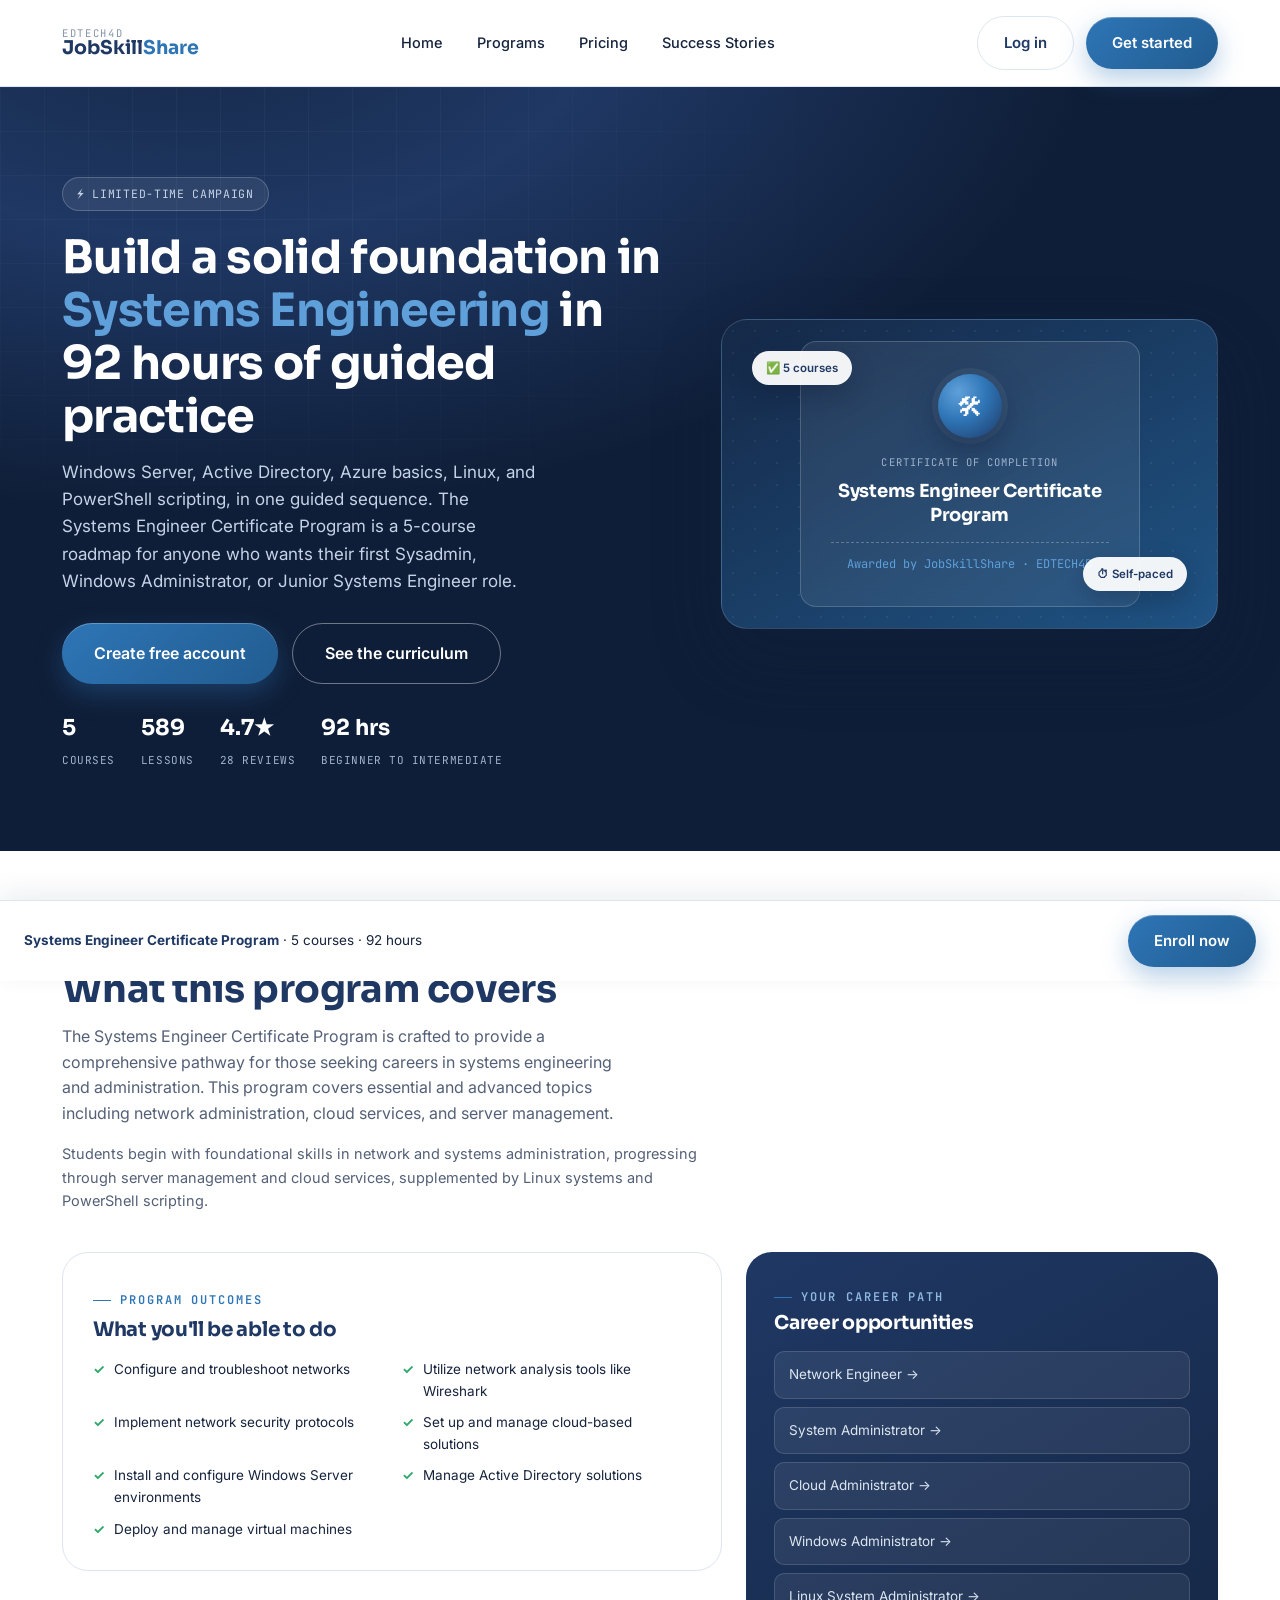
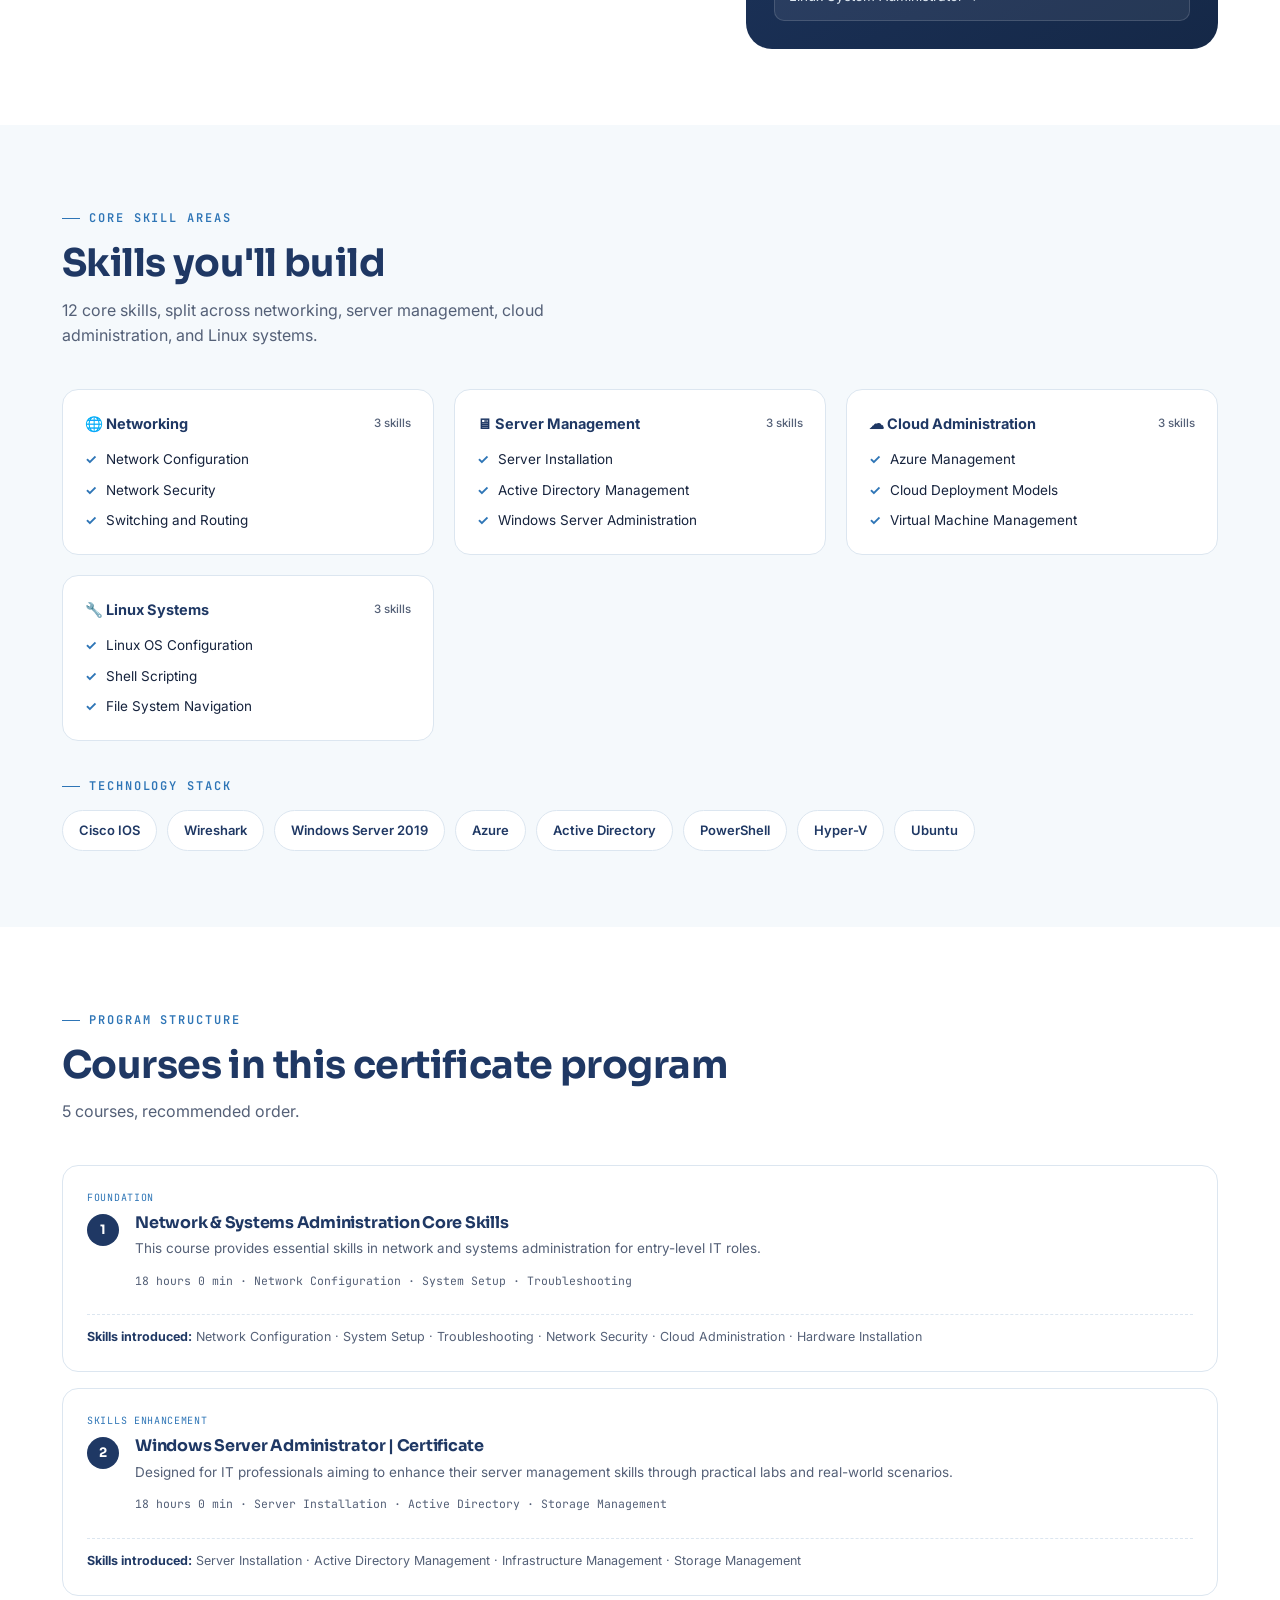
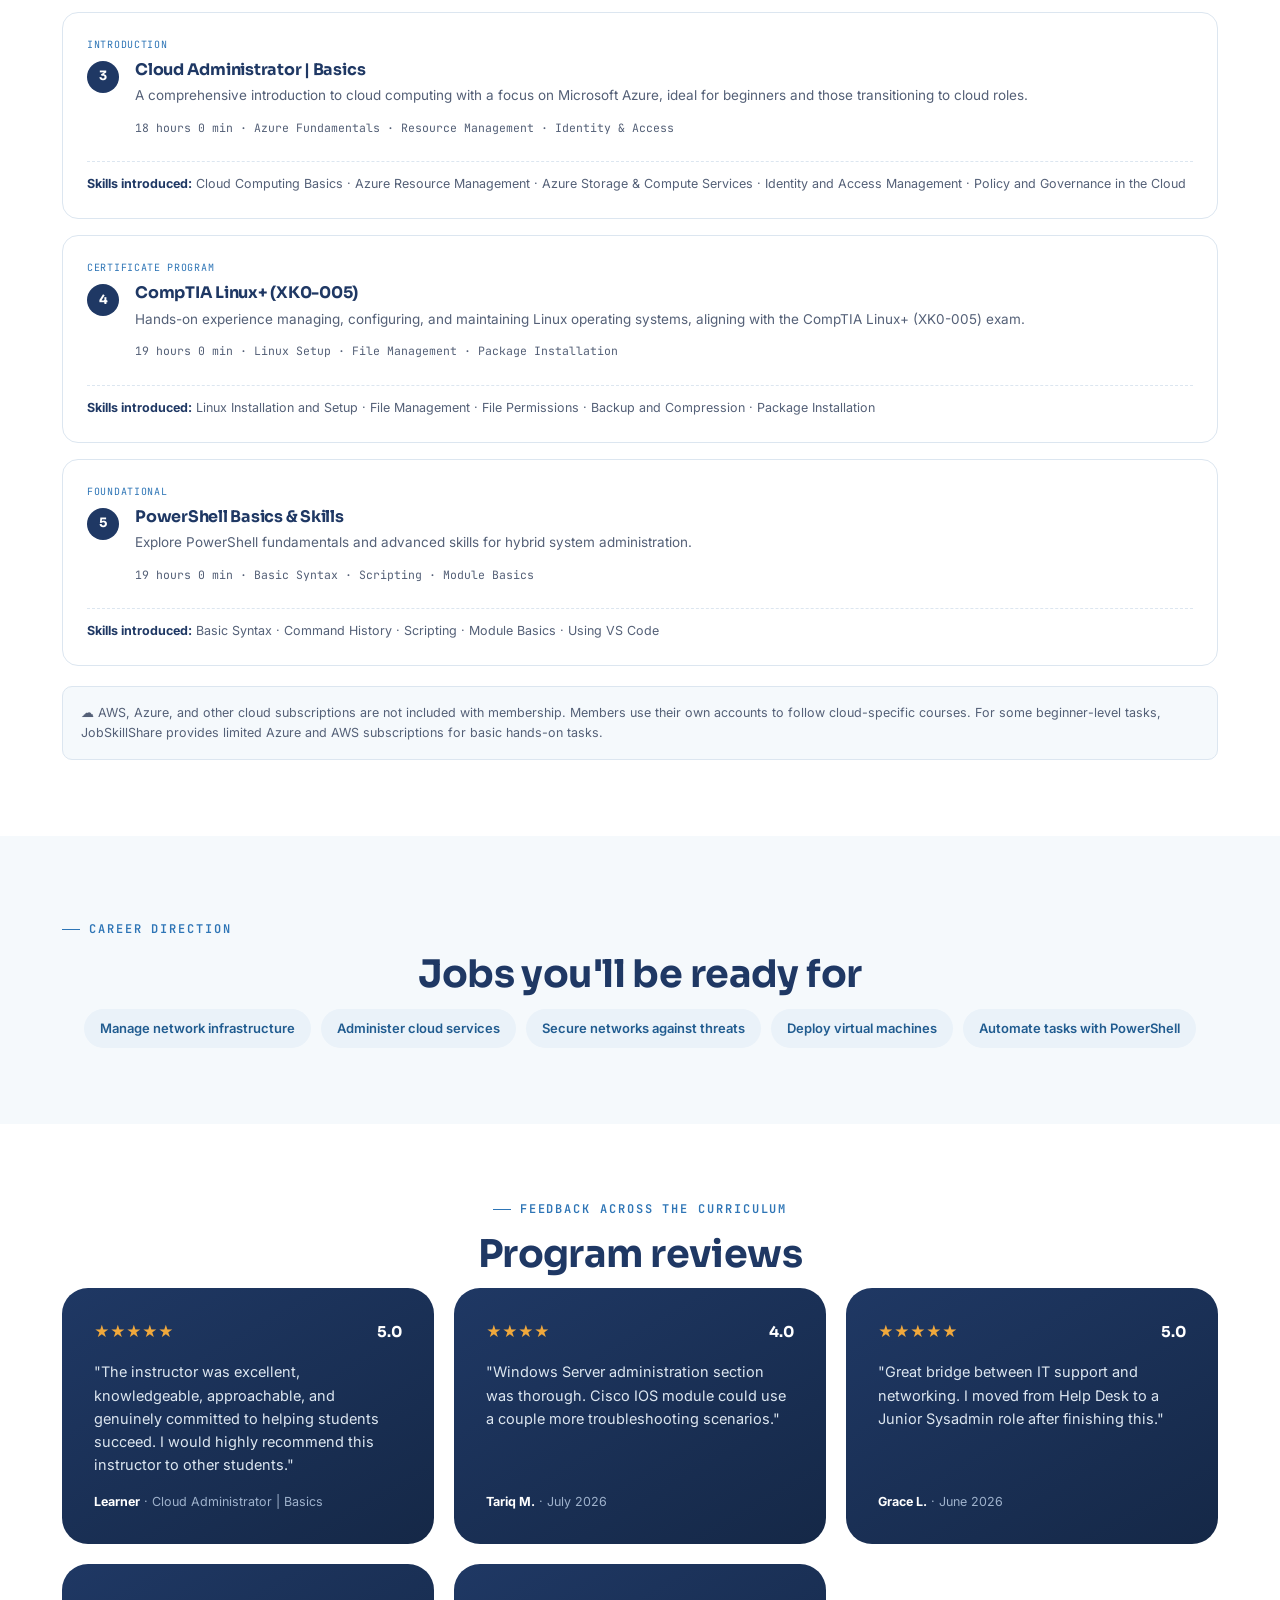
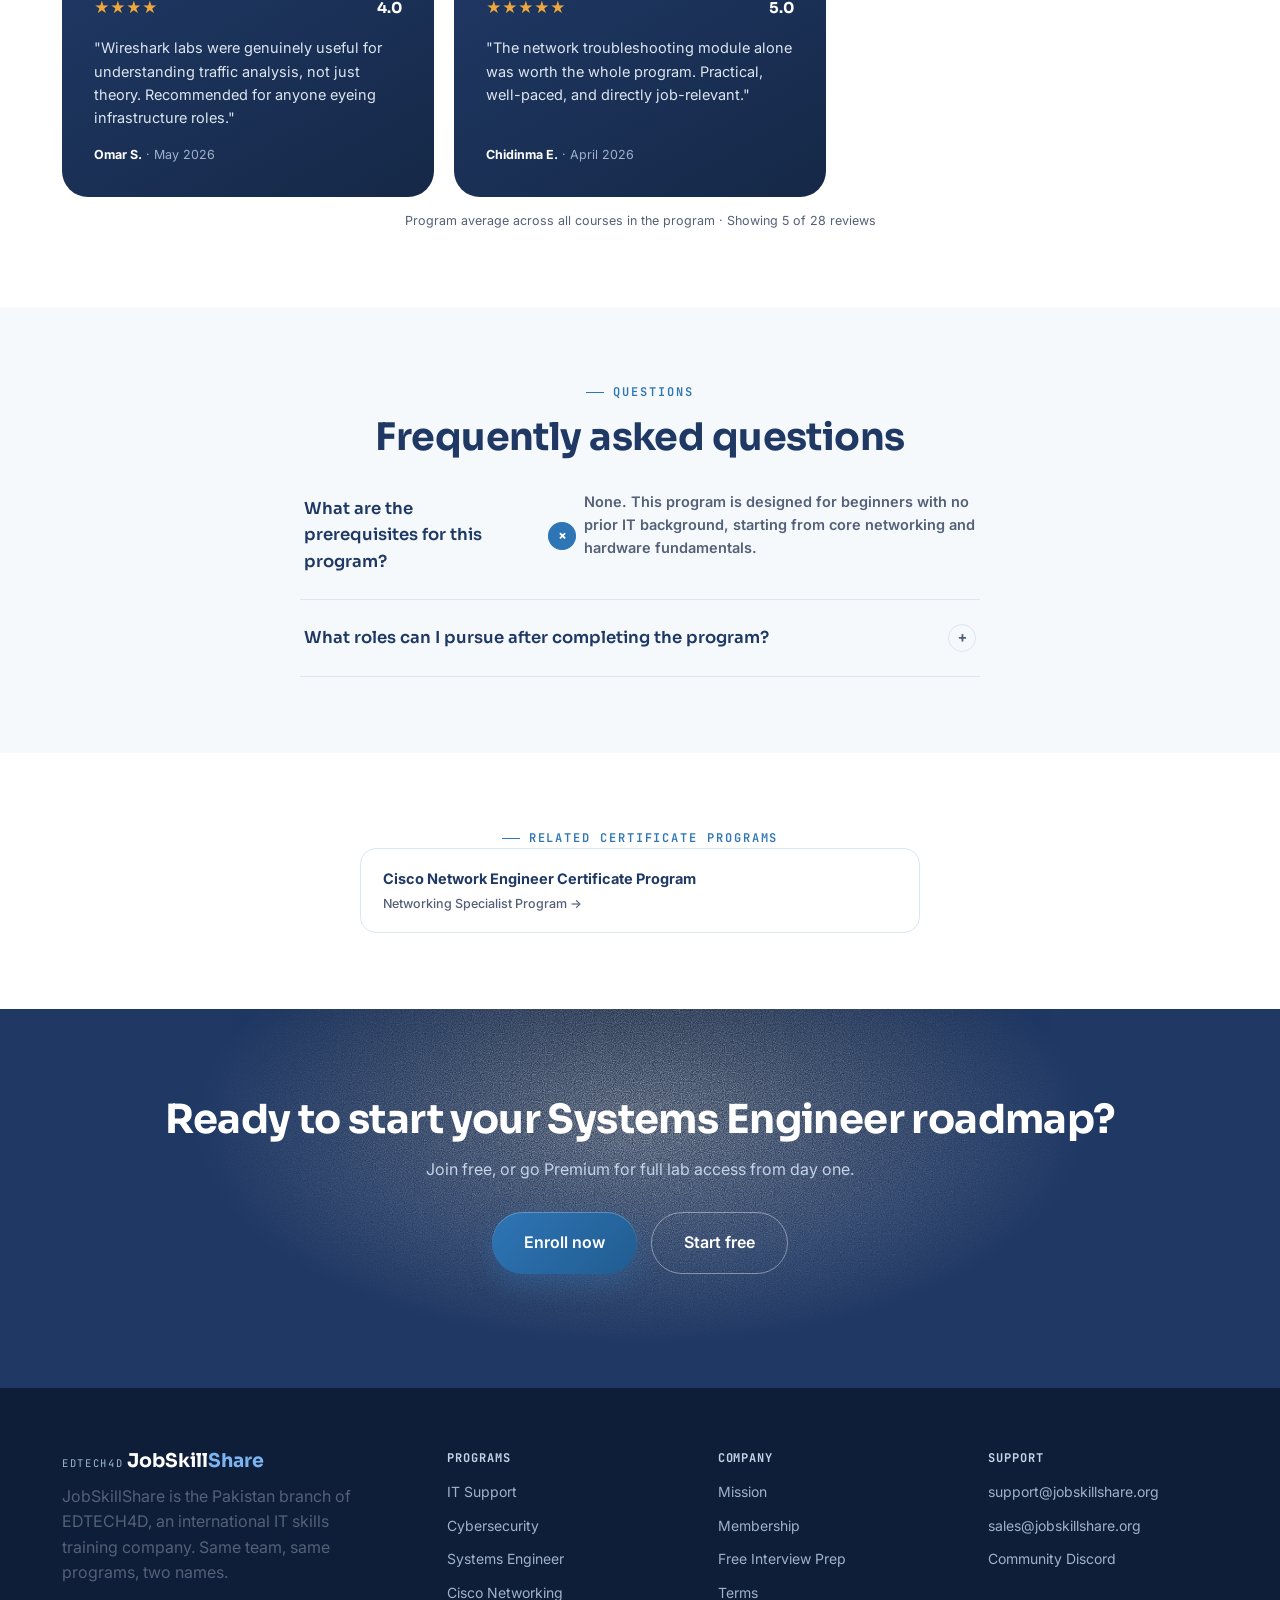
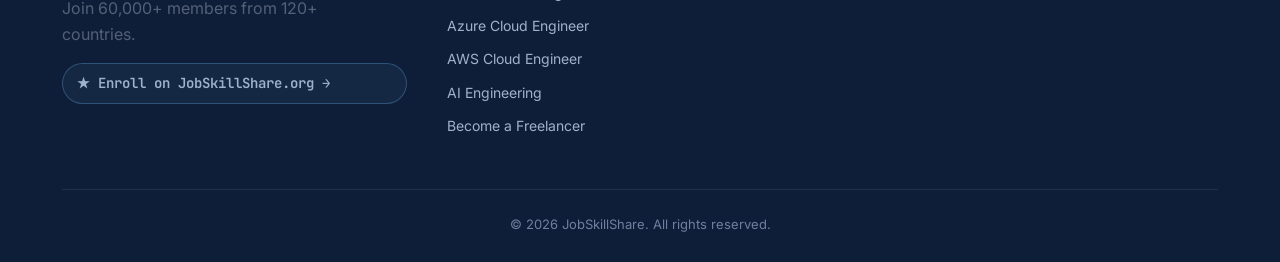
<file: campaign-systems-engineer.html>
<!DOCTYPE html>
<html lang="en">
<head>
<meta charset="UTF-8">
<meta name="viewport" content="width=device-width, initial-scale=1.0">
<title>Systems Engineer Certificate Program | Enroll Now — JobSkillShare</title>
<meta name="description" content="Build a solid foundation in systems engineering in 92 hours of guided practice. 5-course roadmap covering Windows Server, Active Directory, Azure, Linux, and PowerShell.">
<!--
  Campaign landing page: Systems Engineer Certificate Program
  Week 6. Reuses the site's shared header, footer, and auth-modal
  system exactly, no separate signup flow. Matches the current
  campaign page template (overview grid, skills tabs, tech stack,
  per-course detail, jobs row, review card, FAQ, related programs).
-->
<link rel="preconnect" href="https://fonts.googleapis.com">
<link rel="preconnect" href="https://fonts.gstatic.com" crossorigin>
<link href="https://fonts.googleapis.com/css2?family=Sora:wght@600;700;800&family=Inter:wght@400;500;600;700&family=JetBrains+Mono:wght@400;500;600&display=swap" rel="stylesheet">
<link rel="stylesheet" href="style.min.css">
</head>
<body>
    <header>
      <div class="wrap nav">
        <a class="logo" href="index.html">
          <span class="parent">EDTECH4D</span>
          <span class="main">JobSkill<span>Share</span></span>
        </a>
        <nav class="menu" id="mainMenu">
          <a href="index.html">Home</a>
          <a href="programs.html">Programs</a>
          <a href="membership.html">Pricing</a>
          <a href="index.html#stories">Success Stories</a>
          <div class="nav-actions mobile-show">
            <a class="btn btn-ghost" href="#" data-open-auth="login">Log in</a>
            <a class="btn btn-primary" href="#" data-open-auth="plan">Get started</a>
          </div>
        </nav>
        <div class="nav-actions">
          <a class="btn btn-ghost" href="#" data-open-auth="login">Log in</a>
          <a class="btn btn-primary" href="#" data-open-auth="plan">Get started</a>
        </div>
        <button class="menu-toggle" id="menuToggle" aria-label="Toggle menu" aria-expanded="false">
          <span></span><span></span><span></span>
        </button>
      </div>
    </header>
<main>

<section class="camp-hero">
  <div class="wrap">
    <div>
      <div class="camp-badge">&#9889; Limited-time campaign</div>
      <h1>Build a solid foundation in <em>Systems Engineering</em> in 92 hours of guided practice</h1>
      <p class="lead">Windows Server, Active Directory, Azure basics, Linux, and PowerShell scripting, in one guided sequence. The Systems Engineer Certificate Program is a 5-course roadmap for anyone who wants their first Sysadmin, Windows Administrator, or Junior Systems Engineer role.</p>
      <div class="camp-cta-row">
        <button class="btn btn-primary btn-big" type="button" data-open-auth="plan" data-plan="free">Create free account</button>
        <a class="btn btn-ghost btn-big" href="#curriculum">See the curriculum</a>
      </div>
      <div class="camp-trust-row">
        <div><b>5</b><span>Courses</span></div><div><b>589</b><span>Lessons</span></div><div><b>4.7&#9733;</b><span>28 reviews</span></div><div><b>92 hrs</b><span>Beginner to Intermediate</span></div>
      </div>
    </div>
    <div class="camp-hero-visual">
      <span class="cert-float-chip c1">&#9989; 5 courses</span>
      <span class="cert-float-chip c2">&#9201; Self-paced</span>
      <div class="cert-card">
        <div class="cert-seal" role="img" aria-label="Systems Engineer Certificate Program certificate seal">&#128736;</div>
        <div class="cert-kicker">Certificate of Completion</div>
        <h3>Systems Engineer Certificate Program</h3>
        <div class="cert-name">Awarded by JobSkillShare &middot; EDTECH4D</div>
      </div>
    </div>
  </div>
</section>

<section class="camp-section" id="overview">
  <div class="wrap">
    <div class="eyebrow">Program overview</div>
    <h2 class="sec-title">What this program covers</h2>
    <p class="sec-sub">The Systems Engineer Certificate Program is crafted to provide a comprehensive pathway for those seeking careers in systems engineering and administration. This program covers essential and advanced topics including network administration, cloud services, and server management.</p>
    <p style="max-width:640px;margin-top:-24px;margin-bottom:40px;color:var(--slate);font-size:14.5px;">Students begin with foundational skills in network and systems administration, progressing through server management and cloud services, supplemented by Linux systems and PowerShell scripting.</p>

    <div class="camp-overview-grid">
      <div class="camp-outcomes-card">
        <div class="eyebrow">Program outcomes</div>
        <h3 class="sec-title" style="font-size:20px;margin-top:8px;">What you'll be able to do</h3>
        <ul class="camp-outcomes-list">
          <li>Configure and troubleshoot networks</li><li>Utilize network analysis tools like Wireshark</li><li>Implement network security protocols</li><li>Set up and manage cloud-based solutions</li><li>Install and configure Windows Server environments</li><li>Manage Active Directory solutions</li><li>Deploy and manage virtual machines</li>
        </ul>
      </div>
      <div class="camp-career-card">
        <div class="eyebrow">Your career path</div>
        <h3>Career opportunities</h3>
        <div class="camp-career-list">
          <a href="#">Network Engineer &rarr;</a><a href="#">System Administrator &rarr;</a><a href="#">Cloud Administrator &rarr;</a><a href="#">Windows Administrator &rarr;</a><a href="#">Linux System Administrator &rarr;</a>
        </div>
      </div>
    </div>
  </div>
</section>

<section class="camp-section tint">
  <div class="wrap">
    <div class="eyebrow">Core skill areas</div>
    <h2 class="sec-title">Skills you'll build</h2>
    <p class="sec-sub">12 core skills, split across networking, server management, cloud administration, and Linux systems.</p>
    <div class="camp-skills-tabs cols-3">
      <div class="camp-skills-tab">
        <div class="camp-skills-tab-head">&#127760; Networking <span class="n">3 skills</span></div>
        <ul><li>Network Configuration</li><li>Network Security</li><li>Switching and Routing</li></ul>
      </div>
      <div class="camp-skills-tab">
        <div class="camp-skills-tab-head">&#128421; Server Management <span class="n">3 skills</span></div>
        <ul><li>Server Installation</li><li>Active Directory Management</li><li>Windows Server Administration</li></ul>
      </div>
      <div class="camp-skills-tab">
        <div class="camp-skills-tab-head">&#9729; Cloud Administration <span class="n">3 skills</span></div>
        <ul><li>Azure Management</li><li>Cloud Deployment Models</li><li>Virtual Machine Management</li></ul>
      </div>
      <div class="camp-skills-tab">
        <div class="camp-skills-tab-head">&#128295; Linux Systems <span class="n">3 skills</span></div>
        <ul><li>Linux OS Configuration</li><li>Shell Scripting</li><li>File System Navigation</li></ul>
      </div>
    </div>
    <div style="margin-top:28px;">
      <div class="eyebrow" style="margin-bottom:14px;">Technology stack</div>
      <div class="camp-techstack">
        <span>Cisco IOS</span><span>Wireshark</span><span>Windows Server 2019</span><span>Azure</span><span>Active Directory</span><span>PowerShell</span><span>Hyper-V</span><span>Ubuntu</span>
      </div>
    </div>
  </div>
</section>

<section class="camp-section" id="curriculum">
  <div class="wrap">
    <div class="eyebrow">Program structure</div>
    <h2 class="sec-title">Courses in this certificate program</h2>
    <p class="sec-sub">5 courses, recommended order.</p>
    <div>
      <div class="camp-course-detail">
        <span class="stage-tag">Foundation</span>
        <div class="camp-course-detail-head">
          <div class="camp-course-detail-num">1</div>
          <div>
            <h3>Network &amp; Systems Administration Core Skills</h3>
            <p class="desc">This course provides essential skills in network and systems administration for entry-level IT roles.</p>
            <div class="course-meta">18 hours 0 min &middot; Network Configuration &middot; System Setup &middot; Troubleshooting</div>
          </div>
        </div>
        <div class="skills-intro"><b>Skills introduced:</b> Network Configuration &middot; System Setup &middot; Troubleshooting &middot; Network Security &middot; Cloud Administration &middot; Hardware Installation</div>
      </div>
      <div class="camp-course-detail">
        <span class="stage-tag">Skills enhancement</span>
        <div class="camp-course-detail-head">
          <div class="camp-course-detail-num">2</div>
          <div>
            <h3>Windows Server Administrator | Certificate</h3>
            <p class="desc">Designed for IT professionals aiming to enhance their server management skills through practical labs and real-world scenarios.</p>
            <div class="course-meta">18 hours 0 min &middot; Server Installation &middot; Active Directory &middot; Storage Management</div>
          </div>
        </div>
        <div class="skills-intro"><b>Skills introduced:</b> Server Installation &middot; Active Directory Management &middot; Infrastructure Management &middot; Storage Management</div>
      </div>
      <div class="camp-course-detail">
        <span class="stage-tag">Introduction</span>
        <div class="camp-course-detail-head">
          <div class="camp-course-detail-num">3</div>
          <div>
            <h3>Cloud Administrator | Basics</h3>
            <p class="desc">A comprehensive introduction to cloud computing with a focus on Microsoft Azure, ideal for beginners and those transitioning to cloud roles.</p>
            <div class="course-meta">18 hours 0 min &middot; Azure Fundamentals &middot; Resource Management &middot; Identity &amp; Access</div>
          </div>
        </div>
        <div class="skills-intro"><b>Skills introduced:</b> Cloud Computing Basics &middot; Azure Resource Management &middot; Azure Storage &amp; Compute Services &middot; Identity and Access Management &middot; Policy and Governance in the Cloud</div>
      </div>
      <div class="camp-course-detail">
        <span class="stage-tag">Certificate program</span>
        <div class="camp-course-detail-head">
          <div class="camp-course-detail-num">4</div>
          <div>
            <h3>CompTIA Linux+ (XK0-005)</h3>
            <p class="desc">Hands-on experience managing, configuring, and maintaining Linux operating systems, aligning with the CompTIA Linux+ (XK0-005) exam.</p>
            <div class="course-meta">19 hours 0 min &middot; Linux Setup &middot; File Management &middot; Package Installation</div>
          </div>
        </div>
        <div class="skills-intro"><b>Skills introduced:</b> Linux Installation and Setup &middot; File Management &middot; File Permissions &middot; Backup and Compression &middot; Package Installation</div>
      </div>
      <div class="camp-course-detail" style="margin-bottom:0;">
        <span class="stage-tag">Foundational</span>
        <div class="camp-course-detail-head">
          <div class="camp-course-detail-num">5</div>
          <div>
            <h3>PowerShell Basics &amp; Skills</h3>
            <p class="desc">Explore PowerShell fundamentals and advanced skills for hybrid system administration.</p>
            <div class="course-meta">19 hours 0 min &middot; Basic Syntax &middot; Scripting &middot; Module Basics</div>
          </div>
        </div>
        <div class="skills-intro"><b>Skills introduced:</b> Basic Syntax &middot; Command History &middot; Scripting &middot; Module Basics &middot; Using VS Code</div>
      </div>
    </div>
    <div class="camp-cloud-note">&#9729; AWS, Azure, and other cloud subscriptions are not included with membership. Members use their own accounts to follow cloud-specific courses. For some beginner-level tasks, JobSkillShare provides limited Azure and AWS subscriptions for basic hands-on tasks.</div>
  </div>
</section>

<section class="camp-section tint">
  <div class="wrap">
    <div class="eyebrow">Career direction</div>
    <h2 class="sec-title" style="text-align:center;">Jobs you'll be ready for</h2>
    <div class="camp-jobs-row">
      <span>Manage network infrastructure</span><span>Administer cloud services</span><span>Secure networks against threats</span><span>Deploy virtual machines</span><span>Automate tasks with PowerShell</span>
    </div>
  </div>
</section>

<section class="camp-section">
  <div class="wrap">
    <div class="eyebrow" style="justify-content:center;display:flex;">Feedback across the curriculum</div>
    <h2 class="sec-title" style="text-align:center;">Program reviews</h2>
    <div class="camp-review-grid">
      <div class="camp-review-card">
        <div class="camp-review-head">
          <span class="stars">&#9733;&#9733;&#9733;&#9733;&#9733;</span>
          <span class="rating">5.0</span>
        </div>
        <p class="quote">"The instructor was excellent, knowledgeable, approachable, and genuinely committed to helping students succeed. I would highly recommend this instructor to other students."</p>
        <div class="reviewer"><b>Learner</b> &middot; Cloud Administrator | Basics</div>
      </div>
      <div class="camp-review-card">
        <div class="camp-review-head">
          <span class="stars">&#9733;&#9733;&#9733;&#9733;</span>
          <span class="rating">4.0</span>
        </div>
        <p class="quote">"Windows Server administration section was thorough. Cisco IOS module could use a couple more troubleshooting scenarios."</p>
        <div class="reviewer"><b>Tariq M.</b> &middot; July 2026</div>
      </div>
      <div class="camp-review-card">
        <div class="camp-review-head">
          <span class="stars">&#9733;&#9733;&#9733;&#9733;&#9733;</span>
          <span class="rating">5.0</span>
        </div>
        <p class="quote">"Great bridge between IT support and networking. I moved from Help Desk to a Junior Sysadmin role after finishing this."</p>
        <div class="reviewer"><b>Grace L.</b> &middot; June 2026</div>
      </div>
      <div class="camp-review-card">
        <div class="camp-review-head">
          <span class="stars">&#9733;&#9733;&#9733;&#9733;</span>
          <span class="rating">4.0</span>
        </div>
        <p class="quote">"Wireshark labs were genuinely useful for understanding traffic analysis, not just theory. Recommended for anyone eyeing infrastructure roles."</p>
        <div class="reviewer"><b>Omar S.</b> &middot; May 2026</div>
      </div>
      <div class="camp-review-card">
        <div class="camp-review-head">
          <span class="stars">&#9733;&#9733;&#9733;&#9733;&#9733;</span>
          <span class="rating">5.0</span>
        </div>
        <p class="quote">"The network troubleshooting module alone was worth the whole program. Practical, well-paced, and directly job-relevant."</p>
        <div class="reviewer"><b>Chidinma E.</b> &middot; April 2026</div>
      </div>
    </div>
    <div class="camp-review-count">Program average across all courses in the program &middot; Showing 5 of 28 reviews</div>
  </div>
</section>

<section class="camp-section tint">
  <div class="wrap">
    <div class="eyebrow" style="justify-content:center;display:flex;">Questions</div>
    <h2 class="sec-title" style="text-align:center;">Frequently asked questions</h2>
    <div class="faq-list" style="max-width:680px;">
      <div class="faq-item open">
        <div class="faq-q"><span>What are the prerequisites for this program?</span><span class="icon-plus">+</span></div>
        <div class="faq-a"><p>None. This program is designed for beginners with no prior IT background, starting from core networking and hardware fundamentals.</p></div>
      </div>
      <div class="faq-item">
        <div class="faq-q"><span>What roles can I pursue after completing the program?</span><span class="icon-plus">+</span></div>
        <div class="faq-a"><p>Network Engineer, System Administrator, Cloud Administrator, Windows Administrator, or Linux System Administrator roles.</p></div>
      </div>
    </div>
  </div>
</section>

<section class="camp-section">
  <div class="wrap">
    <div class="eyebrow" style="justify-content:center;display:flex;">Related certificate programs</div>
    <div class="camp-related">
      <a href="campaign-cisco-network-engineer.html">Cisco Network Engineer Certificate Program<span>Networking Specialist Program &rarr;</span></a>
    </div>
  </div>
</section>

<section class="final">
  <div class="wrap">
    <h2>Ready to start your Systems Engineer roadmap?</h2>
    <p>Join free, or go Premium for full lab access from day one.</p>
    <div class="camp-cta-row" style="justify-content:center;">
      <button class="btn btn-primary btn-big" type="button" data-open-auth="plan" data-plan="monthly">Enroll now</button>
      <button class="btn btn-ghost btn-big" type="button" data-open-auth="plan" data-plan="free">Start free</button>
    </div>
  </div>
</section>
</main>

<div class="camp-sticky-cta" id="stickyCta">
  <div class="info"><b>Systems Engineer Certificate Program</b> &middot; 5 courses &middot; 92 hours</div>
  <button class="btn btn-primary" type="button" data-open-auth="plan" data-plan="monthly">Enroll now</button>
</div>
    <footer>
      <div class="wrap">
        <div class="foot">
          <div>
            <a class="logo" href="index.html">
              <span class="parent" style="color: #9db6d4">EDTECH4D</span>
              <span class="main" style="color: #fff"
                >JobSkill<span style="color: #7db4f0">Share</span></span
              >
            </a>
            <p style="margin-top: 12px; max-width: 300px">
              JobSkillShare is the Pakistan branch of EDTECH4D, an international
              IT skills training company. Same team, same programs, two names.
            </p>
            <p style="margin-top: 10px; max-width: 280px">
              Join 60,000+ members from 120+ countries.
            </p>
            <a
              class="aff-link"
              href="https://www.jobskillshare.org/certificate-program?ref=kaneeza-batool"
              target="_blank"
              rel="noopener"
              >&#9733; Enroll on JobSkillShare.org &rarr;</a
            >
          </div>
          <div>
            <h4>Programs</h4>
            <a href="campaign-it-support.html">IT Support</a><a href="campaign-cybersecurity.html">Cybersecurity</a
            ><a href="campaign-systems-engineer.html">Systems Engineer</a><a href="campaign-cisco-network-engineer.html">Cisco Networking</a
            ><a href="campaign-azure-cloud-engineer.html">Azure Cloud Engineer</a><a href="campaign-aws-cloud-engineer.html">AWS Cloud Engineer</a
            ><a href="campaign-ai-engineering.html">AI Engineering</a><a href="campaign-freelancer.html">Become a Freelancer</a>
          </div>
          <div>
            <h4>Company</h4>
            <a href="#">Mission</a><a href="membership.html">Membership</a
            ><a href="#">Free Interview Prep</a><a href="#">Terms</a>
          </div>
          <div>
            <h4>Support</h4>
            <a href="#">support@jobskillshare.org</a
            ><a href="#">sales@jobskillshare.org</a
            ><a href="#">Community Discord</a>
          </div>
        </div>
        <div class="copyright">
          &copy; 2026 JobSkillShare. All rights reserved.
        </div>
      </div>
    </footer>

    <!-- Auth modal (signup / login / reset) — shared component, see modal.js -->
    <div class="auth-overlay" id="authOverlay" hidden>
      <div
        class="auth-modal"
        role="dialog"
        aria-modal="true"
        aria-labelledby="authTitle"
      >
        <button class="auth-close" id="authClose" aria-label="Close">&times;</button>
        <div id="authStepper" class="auth-stepper" hidden>
          <div class="auth-step-dot" data-step="plan"><span>1</span>Plan</div>
          <div class="auth-step-dot" data-step="account"><span>2</span>Account</div>
          <div class="auth-step-dot" data-step="details"><span>3</span>Finish</div>
        </div>
        <div class="auth-body" id="authBody"></div>
      </div>
    </div>

    <script src="script.min.js"></script>
  </body>
</html>
</file>
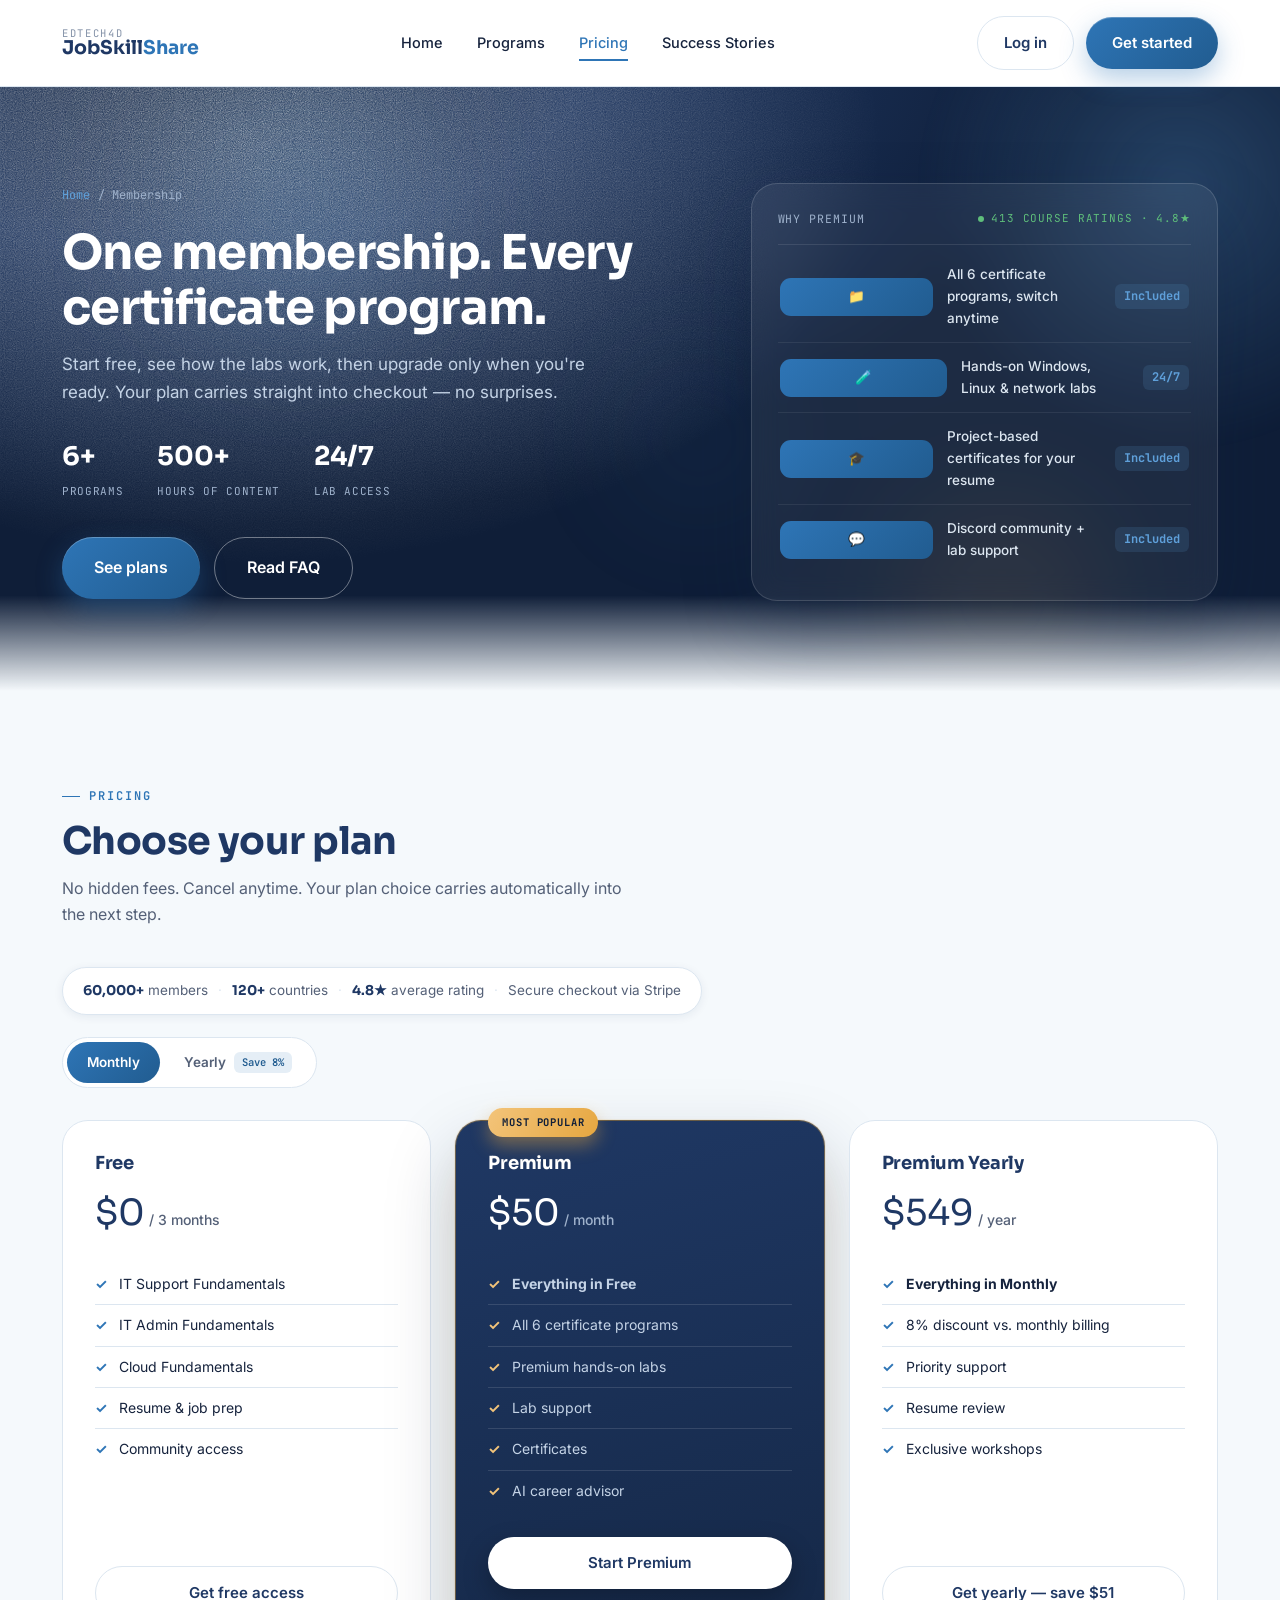
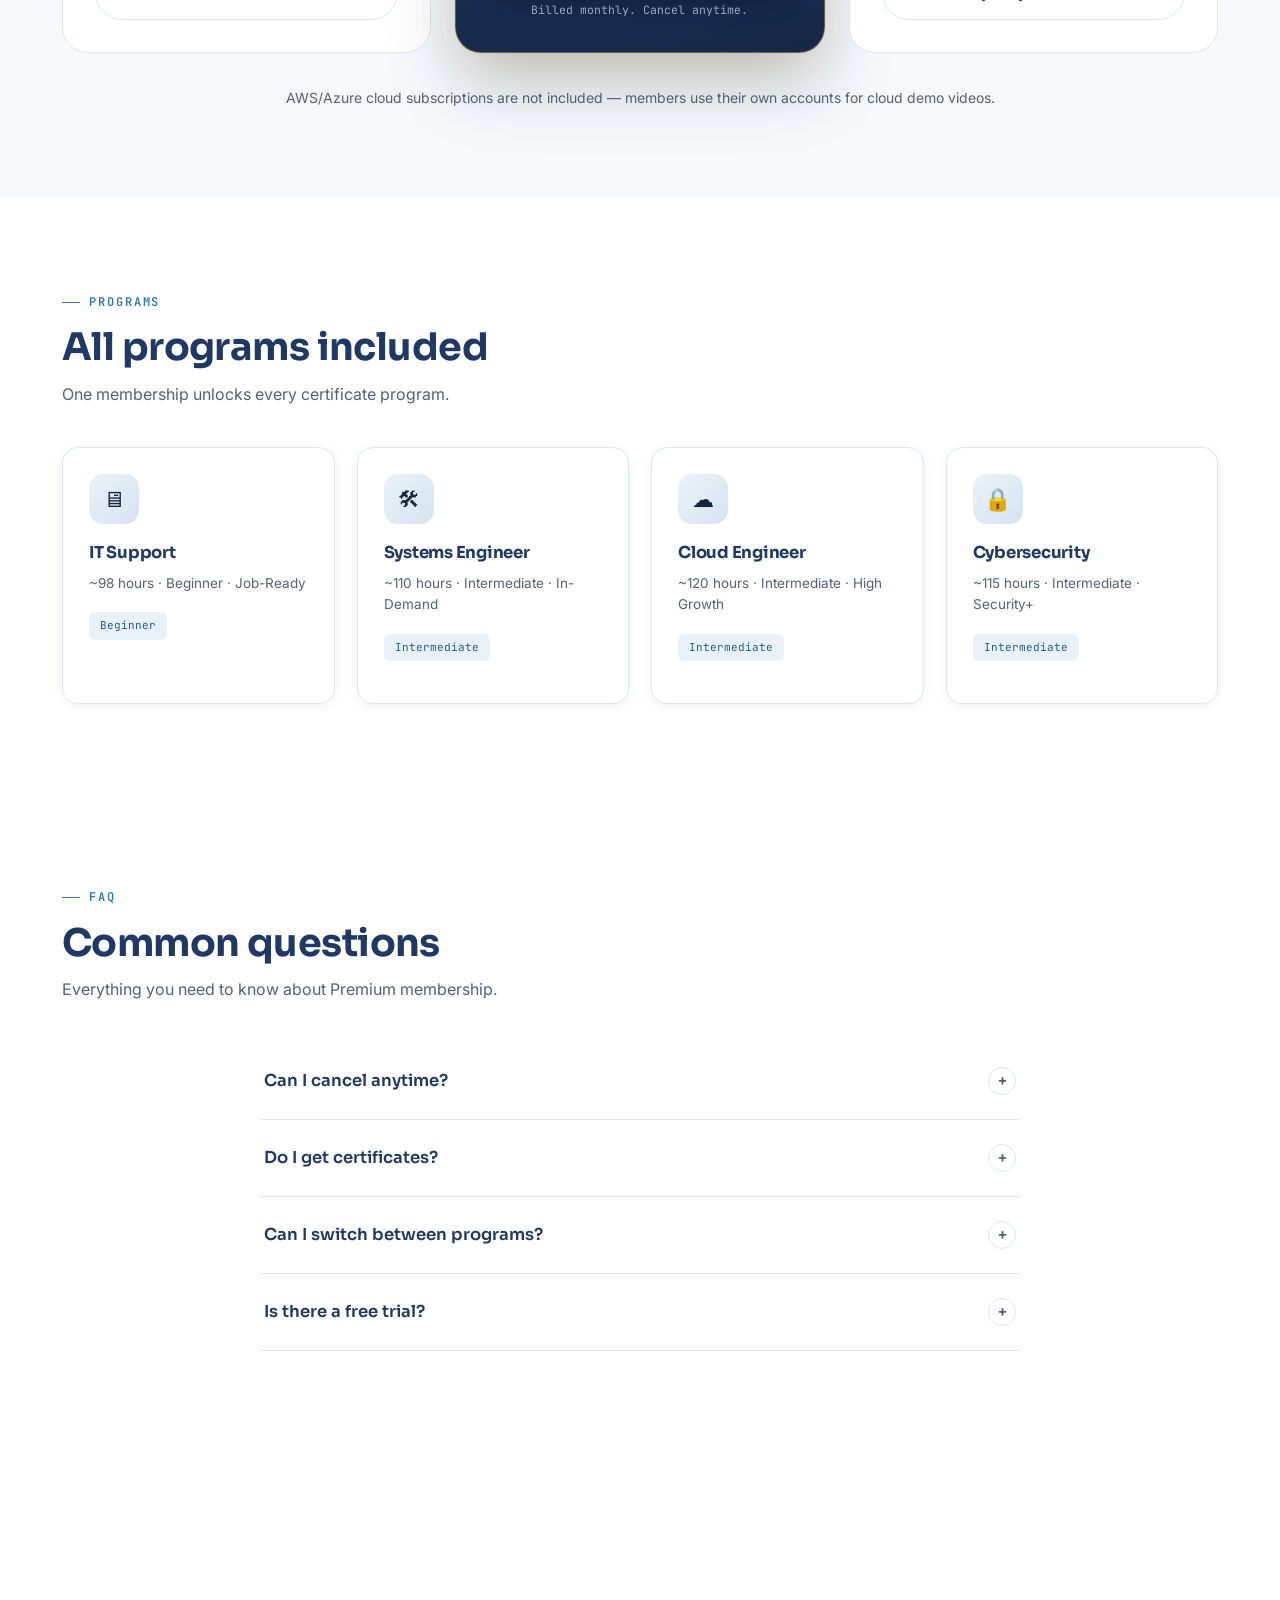
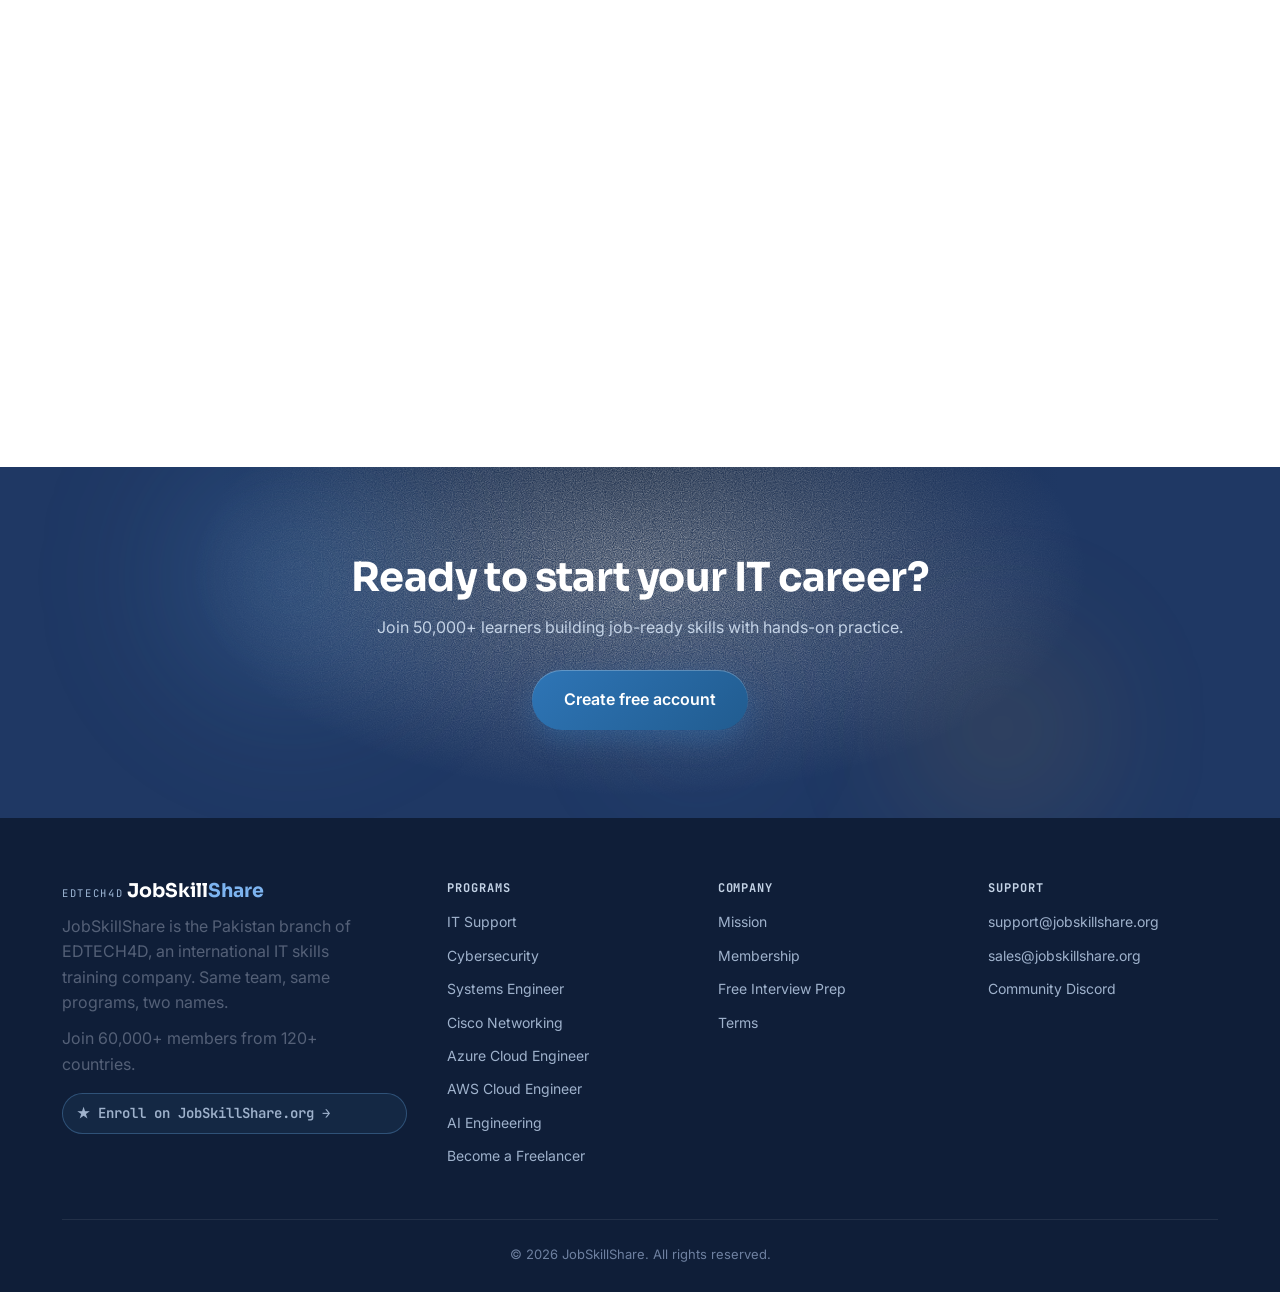
<file: membership.html>
<!doctype html>
<html lang="en">
  <head>
    <meta charset="UTF-8" />
    <meta name="viewport" content="width=device-width, initial-scale=1.0" />
    <title>Membership &amp; Pricing — JobSkillShare</title>
    <link rel="preconnect" href="https://fonts.googleapis.com" />
    <link rel="preconnect" href="https://fonts.gstatic.com" crossorigin />
    <link
      href="https://fonts.googleapis.com/css2?family=Sora:wght@600;700;800&family=Inter:wght@400;500;600;700&family=JetBrains+Mono:wght@400;500;600&display=swap"
      rel="stylesheet"
    />
    <link rel="stylesheet" href="style.min.css" />
  </head>
  <body>
    <div class="scroll-progress" id="scrollProgress"></div>
    <header>
      <div class="wrap nav">
        <a class="logo" href="index.html">
          <span class="parent">EDTECH4D</span>
          <span class="main">JobSkill<span>Share</span></span>
        </a>
        <nav class="menu" id="mainMenu">
          <a href="index.html">Home</a>
          <a href="programs.html">Programs</a>
          <a href="membership.html" class="active" aria-current="page">Pricing</a>
          <a href="index.html#stories">Success Stories</a>
          <div class="nav-actions mobile-show">
            <a class="btn btn-ghost" href="#" data-open-auth="login">Log in</a>
            <a class="btn btn-primary" href="#" data-open-auth="plan">Get started</a>
          </div>
        </nav>
        <div class="nav-actions">
          <a class="btn btn-ghost" href="#" data-open-auth="login">Log in</a>
          <a class="btn btn-primary" href="#" data-open-auth="plan">Get started</a>
        </div>
        <button class="menu-toggle" id="menuToggle" aria-label="Toggle menu" aria-expanded="false">
          <span></span><span></span><span></span>
        </button>
      </div>
    </header>

    <!-- Page hero -->
    <section class="page-hero">
      <div class="hero-divider" aria-hidden="true"></div>
      <div class="bg-orbs" aria-hidden="true"><span class="bg-orb o1"></span><span class="bg-orb o2"></span><span class="bg-orb o3"></span></div><div class="spotlight" aria-hidden="true"></div>
      <div class="wrap">
        <div class="page-hero-inner">
          <div class="breadcrumb"><a href="index.html">Home</a> / Membership</div>
          <h1>One membership. Every certificate program.</h1>
          <p class="lead">
            Start free, see how the labs work, then upgrade only when you're
            ready. Your plan carries straight into checkout — no surprises.
          </p>
          <div class="page-hero-stats">
            <div><b>6+</b><span>Programs</span></div>
            <div><b>500+</b><span>Hours of content</span></div>
            <div><b>24/7</b><span>Lab access</span></div>
          </div>
          <div class="page-hero-cta">
            <a class="btn btn-primary btn-big btn-magnetic" href="#pricing">See plans</a>
            <a class="btn btn-ghost btn-big" href="#faq">Read FAQ</a>
          </div>
        </div>
        <div class="hero-snapshot">
          <div class="hero-snapshot-head">
            <span>WHY PREMIUM</span>
            <span class="live"><i></i>413 course ratings · 4.8★</span>
          </div>
          <div class="hs-row"><div class="hs-ic">&#128193;</div><div>All 6 certificate programs, switch anytime</div><b>Included</b></div>
          <div class="hs-row"><div class="hs-ic">&#129514;</div><div>Hands-on Windows, Linux &amp; network labs</div><b>24/7</b></div>
          <div class="hs-row"><div class="hs-ic">&#127891;</div><div>Project-based certificates for your resume</div><b>Included</b></div>
          <div class="hs-row"><div class="hs-ic">&#128172;</div><div>Discord community + lab support</div><b>Included</b></div>
        </div>
      </div>
    </section>

    <!-- Pricing -->
    <section class="pricing" id="pricing">
      <div class="wrap">
        <div class="eyebrow">Pricing</div>
        <h2 class="sec-title">Choose your plan</h2>
        <p class="sec-sub">No hidden fees. Cancel anytime. Your plan choice carries automatically into the next step.</p>

        <div class="trust-strip reveal">
          <span><b>60,000+</b> members</span>
          <span class="ts-dot">&middot;</span>
          <span><b>120+</b> countries</span>
          <span class="ts-dot">&middot;</span>
          <span><b>4.8★</b> average rating</span>
          <span class="ts-dot">&middot;</span>
          <span>Secure checkout via Stripe</span>
        </div>

        <div class="billing-toggle" role="group" aria-label="Billing period">
          <button type="button" class="bt-opt active" data-bill="monthly">Monthly</button>
          <button type="button" class="bt-opt" data-bill="yearly">Yearly <span class="bt-save">Save 8%</span></button>
        </div>

        <div class="plans reveal-stagger">
          <div class="plan tilt">
            <h3>Free</h3>
            <div class="price">$0<small> / 3 months</small></div>
            <ul>
              <li>IT Support Fundamentals</li>
              <li>IT Admin Fundamentals</li>
              <li>Cloud Fundamentals</li>
              <li>Resume &amp; job prep</li>
              <li>Community access</li>
            </ul>
            <a class="btn btn-ghost" href="#" data-open-auth="plan" data-plan="free">Get free access</a>
          </div>
          <div class="plan featured tilt">
            <div class="flag">MOST POPULAR</div>
            <h3>Premium</h3>
            <div class="price" data-price-monthly="$50" data-price-yearly="$45.75">
              <span class="price-amt">$50</span><small class="price-suffix"> / month</small>
            </div>
            <ul>
              <li><b>Everything in Free</b></li>
              <li>All 6 certificate programs</li>
              <li>Premium hands-on labs</li>
              <li>Lab support</li>
              <li>Certificates</li>
              <li>AI career advisor</li>
            </ul>
            <a class="btn btn-primary" href="#" data-open-auth="plan" data-plan="monthly">Start Premium</a>
            <div class="plan-note">Billed monthly. Cancel anytime.</div>
          </div>
          <div class="plan tilt">
            <h3>Premium Yearly</h3>
            <div class="price">$549<small> / year</small></div>
            <ul>
              <li><b>Everything in Monthly</b></li>
              <li>8% discount vs. monthly billing</li>
              <li>Priority support</li>
              <li>Resume review</li>
              <li>Exclusive workshops</li>
            </ul>
            <a class="btn btn-ghost" href="#" data-open-auth="plan" data-plan="yearly">Get yearly &mdash; save $51</a>
          </div>
        </div>
        <div class="pricing-note">
          AWS/Azure cloud subscriptions are not included — members use their own accounts for cloud demo videos.
        </div>
      </div>
    </section>

    <!-- Programs included -->
    <section id="programs">
      <div class="wrap">
        <div class="eyebrow">Programs</div>
        <h2 class="sec-title">All programs included</h2>
        <p class="sec-sub">One membership unlocks every certificate program.</p>
        <div class="prog-grid reveal-stagger">
          <div class="prog tilt"><div class="icon">&#128421;</div><h3>IT Support</h3><p>~98 hours · Beginner · Job-Ready</p><div class="meta"><span class="tag lvl">Beginner</span></div></div>
          <div class="prog tilt"><div class="icon">&#128736;</div><h3>Systems Engineer</h3><p>~110 hours · Intermediate · In-Demand</p><div class="meta"><span class="tag lvl">Intermediate</span></div></div>
          <div class="prog tilt"><div class="icon">&#9729;</div><h3>Cloud Engineer</h3><p>~120 hours · Intermediate · High Growth</p><div class="meta"><span class="tag lvl">Intermediate</span></div></div>
          <div class="prog tilt"><div class="icon">&#128274;</div><h3>Cybersecurity</h3><p>~115 hours · Intermediate · Security+</p><div class="meta"><span class="tag lvl">Intermediate</span></div></div>
        </div>
      </div>
    </section>

    <!-- FAQ -->
    <section id="faq">
      <div class="wrap">
        <div class="eyebrow">FAQ</div>
        <h2 class="sec-title">Common questions</h2>
        <p class="sec-sub">Everything you need to know about Premium membership.</p>
        <div class="faq-list">
          <div class="faq-item">
            <div class="faq-q"><span>Can I cancel anytime?</span><span class="icon-plus">+</span></div>
            <div class="faq-a"><p>Yes. Monthly plans can be canceled at any time. Yearly plans can also be canceled with a prorated refund.</p></div>
          </div>
          <div class="faq-item">
            <div class="faq-q"><span>Do I get certificates?</span><span class="icon-plus">+</span></div>
            <div class="faq-a"><p>Yes — you earn a certificate for each program you complete. Add them to your resume and LinkedIn profile.</p></div>
          </div>
          <div class="faq-item">
            <div class="faq-q"><span>Can I switch between programs?</span><span class="icon-plus">+</span></div>
            <div class="faq-a"><p>Absolutely. Your membership gives you access to every program — switch anytime based on your career goals.</p></div>
          </div>
          <div class="faq-item">
            <div class="faq-q"><span>Is there a free trial?</span><span class="icon-plus">+</span></div>
            <div class="faq-a"><p>Yes — a free 3-month plan with fundamentals courses. Start there and upgrade when you're ready.</p></div>
          </div>
        </div>
      </div>
    </section>

    <!-- Enterprise -->
    <section class="enterprise" id="enterprise">
      <div class="wrap">
        <div class="ent-card reveal">
          <div>
            <div class="eyebrow" style="color: #8fb8e0">Enterprise</div>
            <h2>Business inquiries &amp; bulk licensing</h2>
            <p>JobSkillShare provides skills-based training with practical labs for organizations of all sizes.</p>
            <div class="ent-list">
              <div class="row"><div><b>Businesses &amp; employers</b>Upskill teams with job-role training and hands-on labs.</div></div>
              <div class="row"><div><b>Education institutions</b>Complement academics with real IT labs and projects.</div></div>
              <div class="row"><div><b>Government programs</b>Scalable training with bulk licensing and reporting.</div></div>
            </div>
          </div>
          <div class="ent-form">
            <h4>Contact sales</h4>
            <div class="contact">&#9993; sales@jobskillshare.org</div>
            <a class="btn btn-primary" href="mailto:sales@jobskillshare.org">Get bulk license quote</a>
          </div>
        </div>
      </div>
    </section>

    <section class="final">
      <div class="bg-orbs" aria-hidden="true"><span class="bg-orb o1"></span><span class="bg-orb o2"></span><span class="bg-orb o3"></span></div><div class="spotlight" aria-hidden="true"></div>
      <div class="wrap">
        <h2>Ready to start your IT career?</h2>
        <p>Join 50,000+ learners building job-ready skills with hands-on practice.</p>
        <a class="btn btn-primary btn-big btn-magnetic" href="#" data-open-auth="plan">Create free account</a>
      </div>
    </section>

    <footer>
      <div class="wrap">
        <div class="foot">
          <div>
            <a class="logo" href="index.html">
              <span class="parent" style="color: #9db6d4">EDTECH4D</span>
              <span class="main" style="color: #fff">JobSkill<span style="color: #7db4f0">Share</span></span>
            </a>
            <p style="margin-top: 12px; max-width: 300px">JobSkillShare is the Pakistan branch of EDTECH4D, an international IT skills training company. Same team, same programs, two names.</p>
            <p style="margin-top: 10px; max-width: 280px">Join 60,000+ members from 120+ countries.</p>
            <a class="aff-link" href="https://www.jobskillshare.org/certificate-program?ref=kaneeza-batool" target="_blank" rel="noopener">&#9733; Enroll on JobSkillShare.org &rarr;</a>
          </div>
          <div><h4>Programs</h4><a href="campaign-it-support.html">IT Support</a><a href="campaign-cybersecurity.html">Cybersecurity</a><a href="campaign-systems-engineer.html">Systems Engineer</a><a href="campaign-cisco-network-engineer.html">Cisco Networking</a><a href="campaign-azure-cloud-engineer.html">Azure Cloud Engineer</a><a href="campaign-aws-cloud-engineer.html">AWS Cloud Engineer</a><a href="campaign-ai-engineering.html">AI Engineering</a><a href="campaign-freelancer.html">Become a Freelancer</a></div>
          <div><h4>Company</h4><a href="#">Mission</a><a href="membership.html">Membership</a><a href="#">Free Interview Prep</a><a href="#">Terms</a></div>
          <div><h4>Support</h4><a href="#">support@jobskillshare.org</a><a href="#">sales@jobskillshare.org</a><a href="#">Community Discord</a></div>
        </div>
        <div class="copyright">&copy; 2026 JobSkillShare. All rights reserved.</div>
      </div>
    </footer>

    <!-- Auth modal (signup / login / reset) -->
    <div class="auth-overlay" id="authOverlay" hidden>
      <div class="auth-modal" role="dialog" aria-modal="true" aria-labelledby="authTitle">
        <button class="auth-close" id="authClose" aria-label="Close">&times;</button>
        <div id="authStepper" class="auth-stepper" hidden>
          <div class="auth-step-dot" data-step="plan"><span>1</span>Plan</div>
          <div class="auth-step-dot" data-step="account"><span>2</span>Account</div>
          <div class="auth-step-dot" data-step="details"><span>3</span>Finish</div>
        </div>
        <div class="auth-body" id="authBody"></div>
      </div>
    </div>

    <script src="script.min.js"></script>
  </body>
</html>
</file>
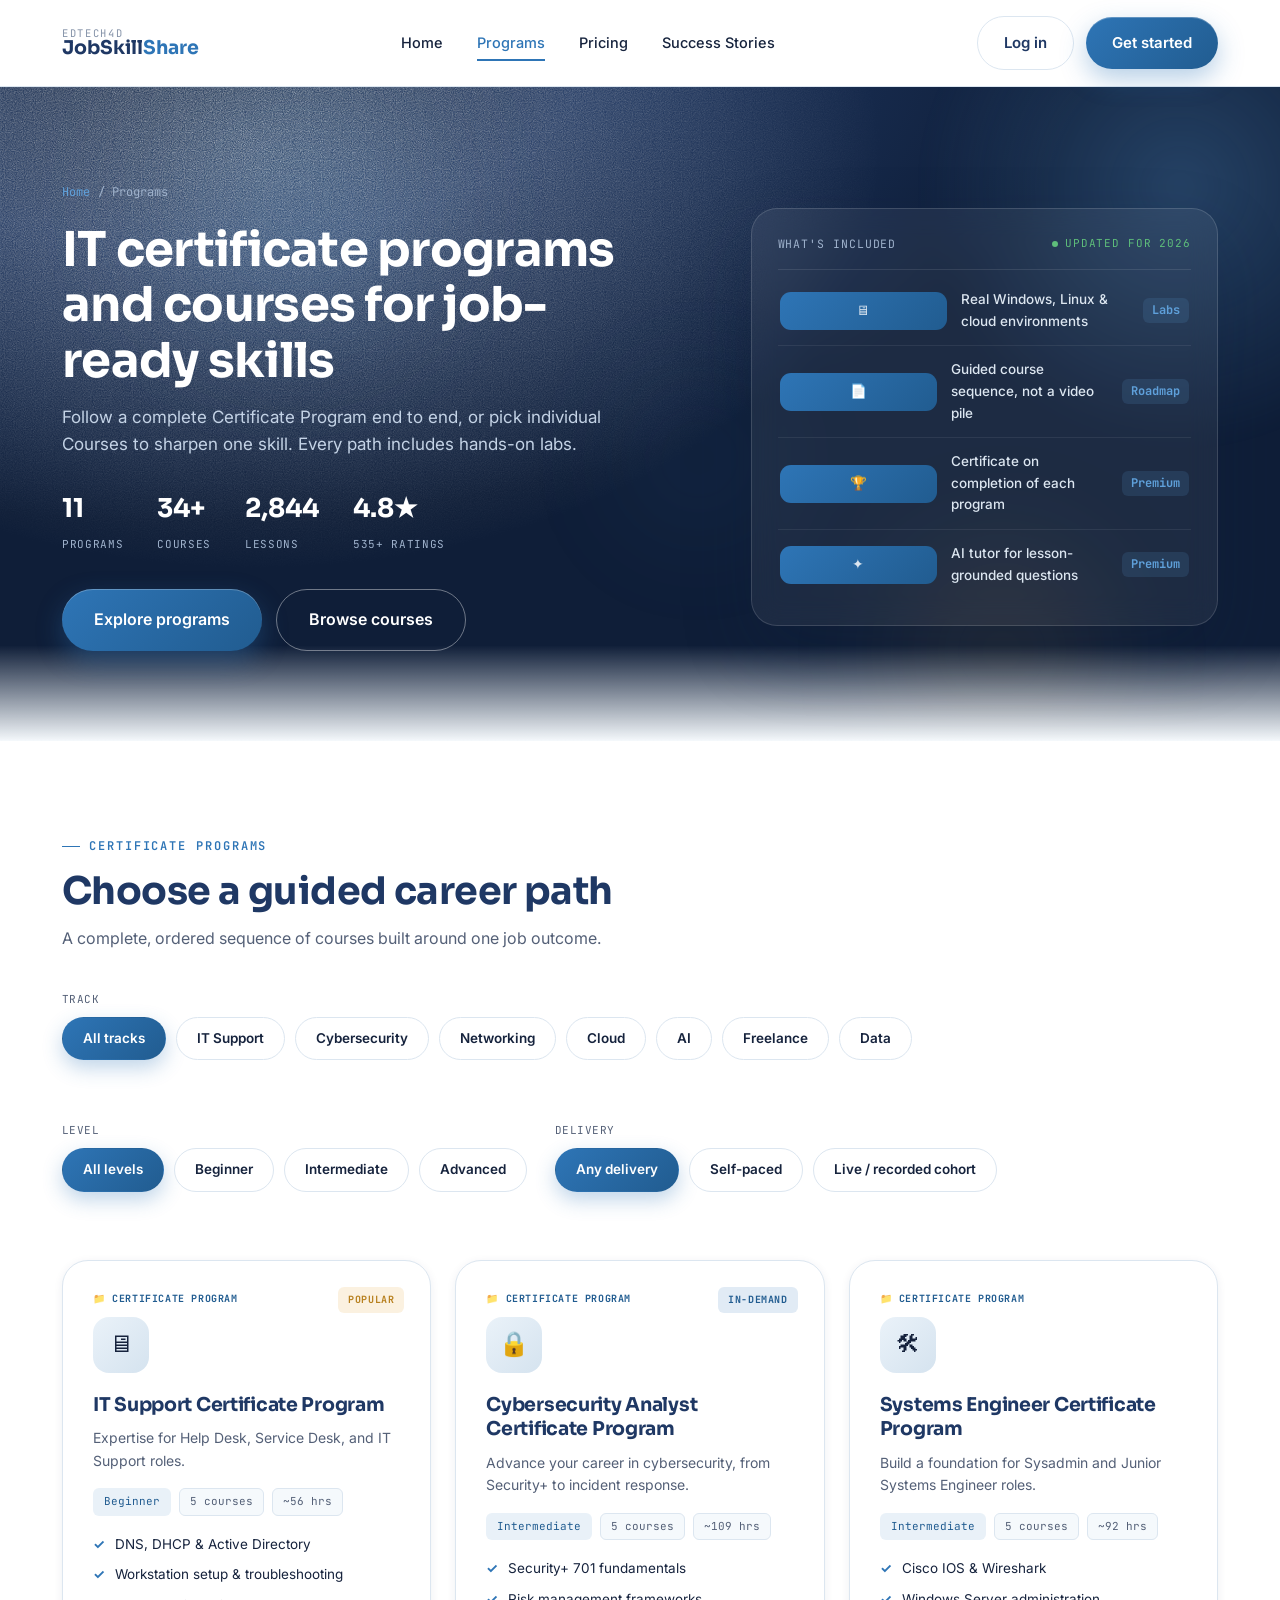
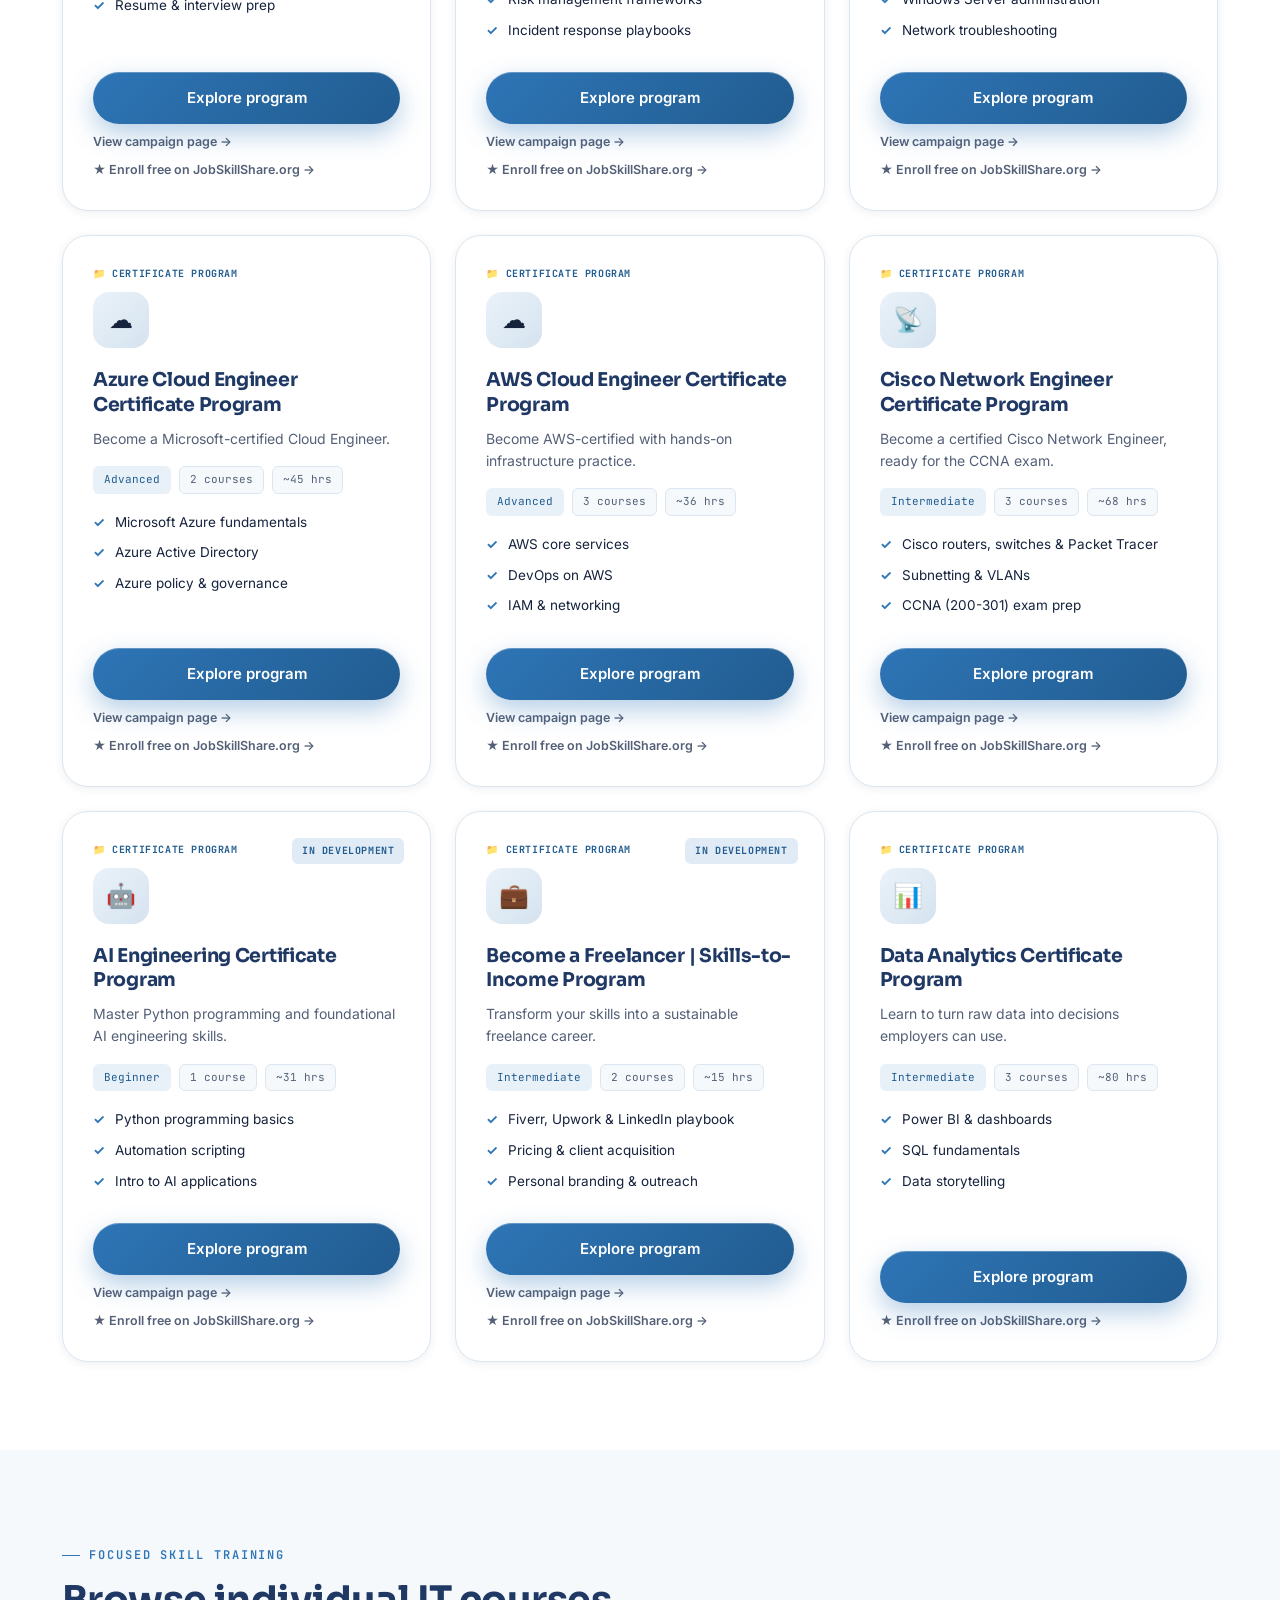
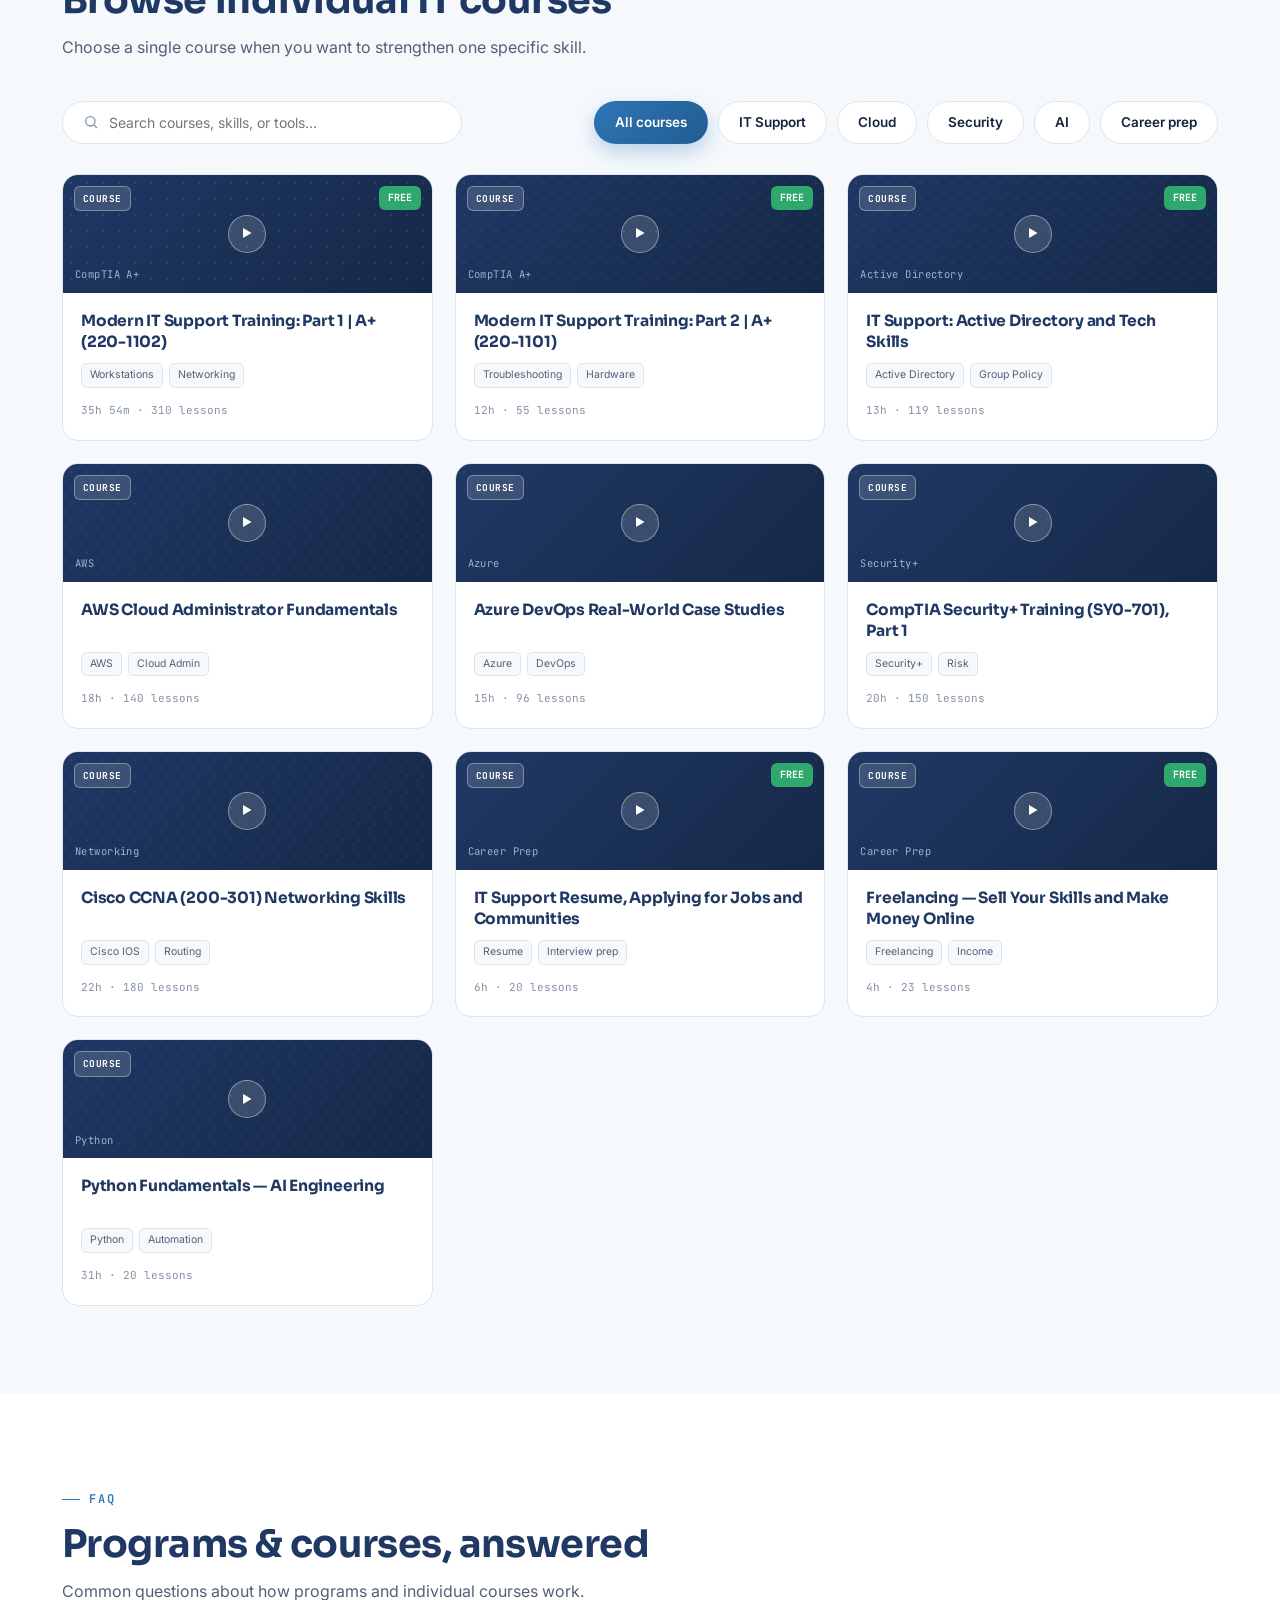
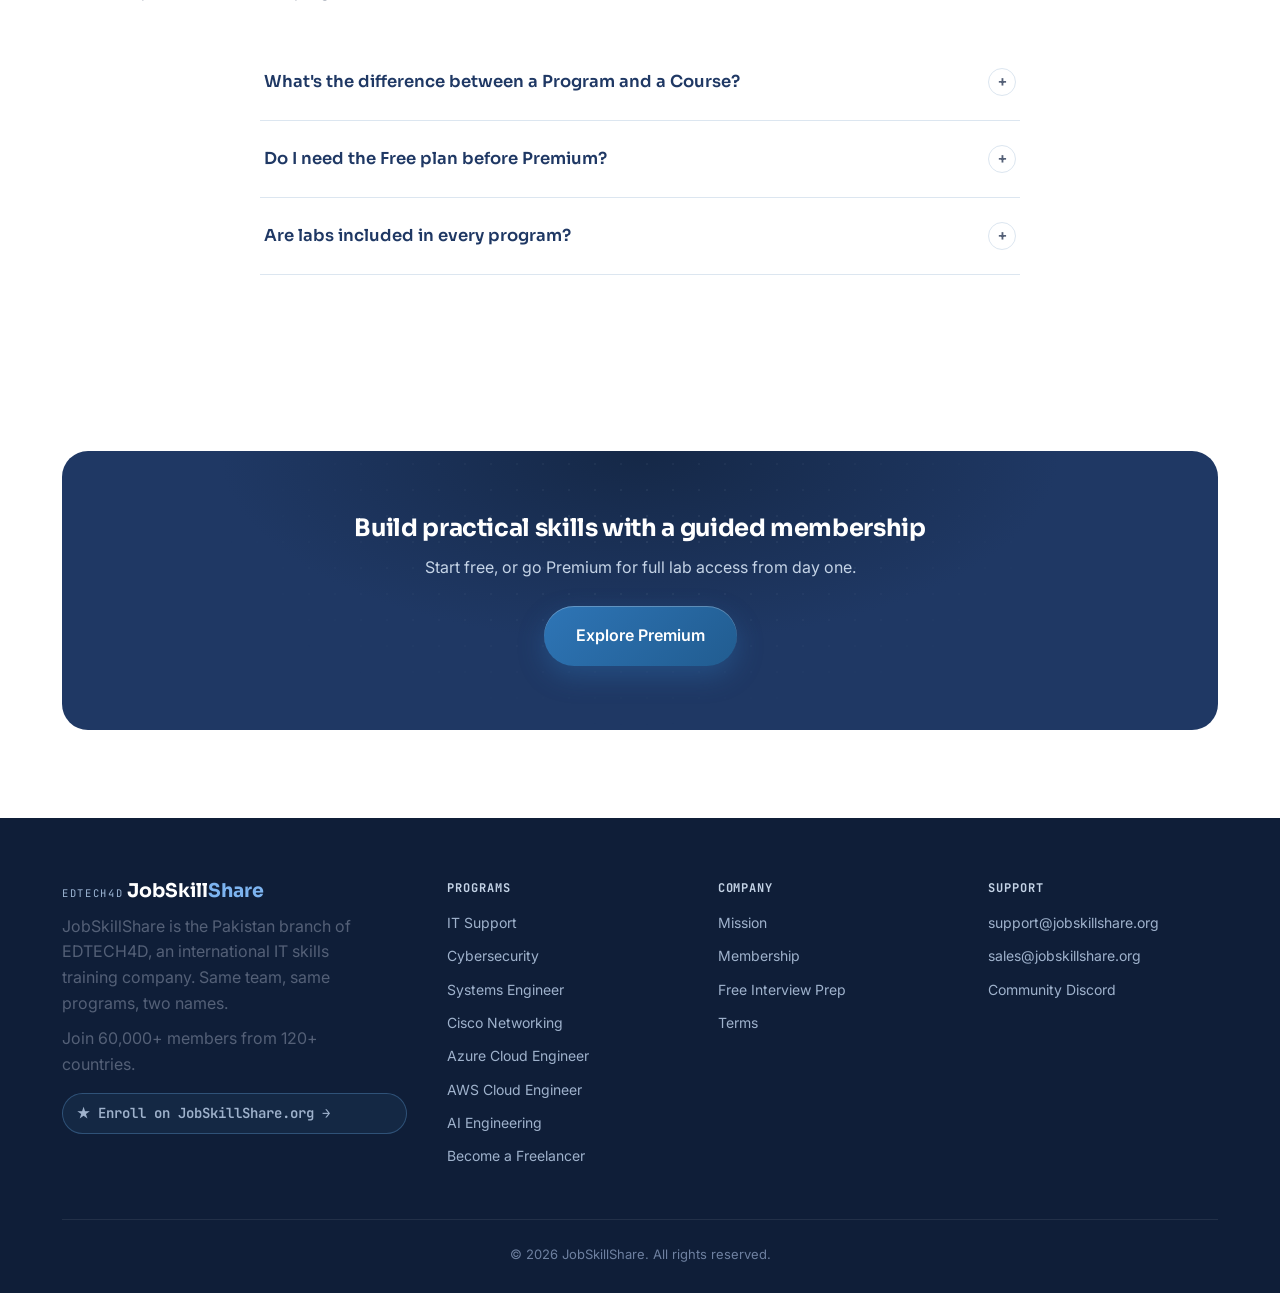
<file: programs.html>
<!doctype html>
<html lang="en">
  <head>
    <meta charset="UTF-8" />
    <meta name="viewport" content="width=device-width, initial-scale=1.0" />
    <title>IT Certificate Programs &amp; Courses — JobSkillShare</title>
    <link rel="preconnect" href="https://fonts.googleapis.com" />
    <link rel="preconnect" href="https://fonts.gstatic.com" crossorigin />
    <link
      href="https://fonts.googleapis.com/css2?family=Sora:wght@600;700;800&family=Inter:wght@400;500;600;700&family=JetBrains+Mono:wght@400;500;600&display=swap"
      rel="stylesheet"
    />
    <link rel="stylesheet" href="style.min.css" />
  </head>
  <body>
    <div class="scroll-progress" id="scrollProgress"></div>
    <header>
      <div class="wrap nav">
        <a class="logo" href="index.html">
          <span class="parent">EDTECH4D</span>
          <span class="main">JobSkill<span>Share</span></span>
        </a>
        <nav class="menu" id="mainMenu">
          <a href="index.html">Home</a>
          <a href="programs.html" class="active" aria-current="page">Programs</a>
          <a href="membership.html">Pricing</a>
          <a href="index.html#stories">Success Stories</a>
          <div class="nav-actions mobile-show">
            <a class="btn btn-ghost" href="#" data-open-auth="login">Log in</a>
            <a class="btn btn-primary" href="#" data-open-auth="plan">Get started</a>
          </div>
        </nav>
        <div class="nav-actions">
          <a class="btn btn-ghost" href="#" data-open-auth="login">Log in</a>
          <a class="btn btn-primary" href="#" data-open-auth="plan">Get started</a>
        </div>
        <button class="menu-toggle" id="menuToggle" aria-label="Toggle menu" aria-expanded="false">
          <span></span><span></span><span></span>
        </button>
      </div>
    </header>

    <!-- Page hero -->
    <section class="page-hero">
      <div class="hero-divider" aria-hidden="true"></div>
      <div class="bg-orbs" aria-hidden="true"><span class="bg-orb o1"></span><span class="bg-orb o2"></span><span class="bg-orb o3"></span></div><div class="spotlight" aria-hidden="true"></div>
      <div class="wrap">
        <div class="page-hero-inner">
          <div class="breadcrumb"><a href="index.html">Home</a> / Programs</div>
          <h1>IT certificate programs and courses for job-ready skills</h1>
          <p class="lead">
            Follow a complete Certificate Program end to end, or pick individual
            Courses to sharpen one skill. Every path includes hands-on labs.
          </p>
          <div class="page-hero-stats">
            <div><b>11</b><span>Programs</span></div>
            <div><b>34+</b><span>Courses</span></div>
            <div><b>2,844</b><span>Lessons</span></div>
            <div><b>4.8★</b><span>535+ ratings</span></div>
          </div>
          <div class="page-hero-cta">
            <a class="btn btn-primary btn-big btn-magnetic" href="#program-directory">Explore programs</a>
            <a class="btn btn-ghost btn-big" href="#individual-courses">Browse courses</a>
          </div>
        </div>
        <div class="hero-snapshot">
          <div class="hero-snapshot-head">
            <span>WHAT'S INCLUDED</span>
            <span class="live"><i></i>Updated for 2026</span>
          </div>
          <div class="hs-row"><div class="hs-ic">&#128421;</div><div>Real Windows, Linux &amp; cloud environments</div><b>Labs</b></div>
          <div class="hs-row"><div class="hs-ic">&#128196;</div><div>Guided course sequence, not a video pile</div><b>Roadmap</b></div>
          <div class="hs-row"><div class="hs-ic">&#127942;</div><div>Certificate on completion of each program</div><b>Premium</b></div>
          <div class="hs-row"><div class="hs-ic">&#10022;</div><div>AI tutor for lesson-grounded questions</div><b>Premium</b></div>
        </div>
      </div>
    </section>

    <!-- Certificate programs -->
    <section id="program-directory">
      <div class="wrap">
        <div class="eyebrow">Certificate Programs</div>
        <h2 class="sec-title">Choose a guided career path</h2>
        <p class="sec-sub">A complete, ordered sequence of courses built around one job outcome.</p>

        <div class="filter-toolbar" id="programFilters">
          <div>
            <span class="filter-label">Track</span>
            <div class="chip-filter" data-ftype="track">
              <button type="button" class="active" data-filter="all">All tracks</button>
              <button type="button" data-filter="support">IT Support</button>
              <button type="button" data-filter="security">Cybersecurity</button>
              <button type="button" data-filter="networking">Networking</button>
              <button type="button" data-filter="cloud">Cloud</button>
              <button type="button" data-filter="ai">AI</button>
              <button type="button" data-filter="freelance">Freelance</button>
              <button type="button" data-filter="data">Data</button>
            </div>
          </div>
          <div>
            <span class="filter-label">Level</span>
            <div class="chip-filter" data-ftype="level">
              <button type="button" class="active" data-filter="all">All levels</button>
              <button type="button" data-filter="beginner">Beginner</button>
              <button type="button" data-filter="intermediate">Intermediate</button>
              <button type="button" data-filter="advanced">Advanced</button>
            </div>
          </div>
          <div>
            <span class="filter-label">Delivery</span>
            <div class="chip-filter" data-ftype="delivery">
              <button type="button" class="active" data-filter="all">Any delivery</button>
              <button type="button" data-filter="self-paced">Self-paced</button>
              <button type="button" data-filter="live">Live / recorded cohort</button>
            </div>
          </div>
        </div>

        <div class="full-prog-grid" id="fullProgGrid">
          <div class="full-prog tilt" data-level="beginner" data-track="support" data-delivery="self-paced">
            <div class="badge-row"><span class="badge badge-popular">Popular</span></div>
            <div class="kicker">&#128193; Certificate Program</div>
            <div class="icon">&#128421;</div>
            <h3>IT Support Certificate Program</h3>
            <p class="desc">Expertise for Help Desk, Service Desk, and IT Support roles.</p>
            <div class="meta"><span class="tag lvl">Beginner</span><span class="tag">5 courses</span><span class="tag">~56 hrs</span></div>
            <ul class="learn">
              <li>DNS, DHCP &amp; Active Directory</li>
              <li>Workstation setup &amp; troubleshooting</li>
              <li>Resume &amp; interview prep</li>
            </ul>
            <div class="full-prog-foot">
              <a class="btn btn-primary" href="campaign-it-support.html">Explore program</a>
            </div>
            <a class="camp-link" href="campaign-it-support.html">View campaign page &rarr;</a>
            <a class="camp-link" href="https://www.jobskillshare.org/certificate-program?ref=kaneeza-batool" target="_blank" rel="noopener">&#9733; Enroll free on JobSkillShare.org &rarr;</a>
          </div>

          <div class="full-prog tilt" data-level="intermediate" data-track="security" data-delivery="self-paced">
            <div class="badge-row"><span class="badge badge-new">In-demand</span></div>
            <div class="kicker">&#128193; Certificate Program</div>
            <div class="icon">&#128274;</div>
            <h3>Cybersecurity Analyst Certificate Program</h3>
            <p class="desc">Advance your career in cybersecurity, from Security+ to incident response.</p>
            <div class="meta"><span class="tag lvl">Intermediate</span><span class="tag">5 courses</span><span class="tag">~109 hrs</span></div>
            <ul class="learn">
              <li>Security+ 701 fundamentals</li>
              <li>Risk management frameworks</li>
              <li>Incident response playbooks</li>
            </ul>
            <div class="full-prog-foot">
              <a class="btn btn-primary" href="campaign-cybersecurity.html">Explore program</a>
            </div>
            <a class="camp-link" href="campaign-cybersecurity.html">View campaign page &rarr;</a>
            <a class="camp-link" href="https://www.jobskillshare.org/certificate-program?ref=kaneeza-batool" target="_blank" rel="noopener">&#9733; Enroll free on JobSkillShare.org &rarr;</a>
          </div>

          <div class="full-prog tilt" data-level="intermediate" data-track="networking,support" data-delivery="self-paced">
            <div class="kicker">&#128193; Certificate Program</div>
            <div class="icon">&#128736;</div>
            <h3>Systems Engineer Certificate Program</h3>
            <p class="desc">Build a foundation for Sysadmin and Junior Systems Engineer roles.</p>
            <div class="meta"><span class="tag lvl">Intermediate</span><span class="tag">5 courses</span><span class="tag">~92 hrs</span></div>
            <ul class="learn">
              <li>Cisco IOS &amp; Wireshark</li>
              <li>Windows Server administration</li>
              <li>Network troubleshooting</li>
            </ul>
            <div class="full-prog-foot">
              <a class="btn btn-primary" href="campaign-systems-engineer.html">Explore program</a>
            </div>
            <a class="camp-link" href="campaign-systems-engineer.html">View campaign page &rarr;</a>
            <a class="camp-link" href="https://www.jobskillshare.org/certificate-program?ref=kaneeza-batool" target="_blank" rel="noopener">&#9733; Enroll free on JobSkillShare.org &rarr;</a>
          </div>

          <div class="full-prog tilt" data-level="advanced" data-track="cloud" data-delivery="self-paced">
            <div class="kicker">&#128193; Certificate Program</div>
            <div class="icon">&#9729;</div>
            <h3>Azure Cloud Engineer Certificate Program</h3>
            <p class="desc">Become a Microsoft-certified Cloud Engineer.</p>
            <div class="meta"><span class="tag lvl">Advanced</span><span class="tag">2 courses</span><span class="tag">~45 hrs</span></div>
            <ul class="learn">
              <li>Microsoft Azure fundamentals</li>
              <li>Azure Active Directory</li>
              <li>Azure policy &amp; governance</li>
            </ul>
            <div class="full-prog-foot">
              <a class="btn btn-primary" href="campaign-azure-cloud-engineer.html">Explore program</a>
            </div>
            <a class="camp-link" href="campaign-azure-cloud-engineer.html">View campaign page &rarr;</a>
            <a class="camp-link" href="https://www.jobskillshare.org/certificate-program?ref=kaneeza-batool" target="_blank" rel="noopener">&#9733; Enroll free on JobSkillShare.org &rarr;</a>
          </div>

          <div class="full-prog tilt" data-level="advanced" data-track="cloud" data-delivery="self-paced">
            <div class="kicker">&#128193; Certificate Program</div>
            <div class="icon">&#9729;</div>
            <h3>AWS Cloud Engineer Certificate Program</h3>
            <p class="desc">Become AWS-certified with hands-on infrastructure practice.</p>
            <div class="meta"><span class="tag lvl">Advanced</span><span class="tag">3 courses</span><span class="tag">~36 hrs</span></div>
            <ul class="learn">
              <li>AWS core services</li>
              <li>DevOps on AWS</li>
              <li>IAM &amp; networking</li>
            </ul>
            <div class="full-prog-foot">
              <a class="btn btn-primary" href="campaign-aws-cloud-engineer.html">Explore program</a>
            </div>
            <a class="camp-link" href="campaign-aws-cloud-engineer.html">View campaign page &rarr;</a>
            <a class="camp-link" href="https://www.jobskillshare.org/certificate-program?ref=kaneeza-batool" target="_blank" rel="noopener">&#9733; Enroll free on JobSkillShare.org &rarr;</a>
          </div>

          <div class="full-prog tilt" data-level="intermediate" data-track="networking,security" data-delivery="self-paced">
            <div class="kicker">&#128193; Certificate Program</div>
            <div class="icon">&#128225;</div>
            <h3>Cisco Network Engineer Certificate Program</h3>
            <p class="desc">Become a certified Cisco Network Engineer, ready for the CCNA exam.</p>
            <div class="meta"><span class="tag lvl">Intermediate</span><span class="tag">3 courses</span><span class="tag">~68 hrs</span></div>
            <ul class="learn">
              <li>Cisco routers, switches &amp; Packet Tracer</li>
              <li>Subnetting &amp; VLANs</li>
              <li>CCNA (200-301) exam prep</li>
            </ul>
            <div class="full-prog-foot">
              <a class="btn btn-primary" href="campaign-cisco-network-engineer.html">Explore program</a>
            </div>
            <a class="camp-link" href="campaign-cisco-network-engineer.html">View campaign page &rarr;</a>
            <a class="camp-link" href="https://www.jobskillshare.org/certificate-program?ref=kaneeza-batool" target="_blank" rel="noopener">&#9733; Enroll free on JobSkillShare.org &rarr;</a>
          </div>

          <div class="full-prog tilt" data-level="beginner" data-track="ai" data-delivery="live">
            <div class="badge-row"><span class="badge badge-new">In development</span></div>
            <div class="kicker">&#128193; Certificate Program</div>
            <div class="icon">&#129302;</div>
            <h3>AI Engineering Certificate Program</h3>
            <p class="desc">Master Python programming and foundational AI engineering skills.</p>
            <div class="meta"><span class="tag lvl">Beginner</span><span class="tag">1 course</span><span class="tag">~31 hrs</span></div>
            <ul class="learn">
              <li>Python programming basics</li>
              <li>Automation scripting</li>
              <li>Intro to AI applications</li>
            </ul>
            <div class="full-prog-foot">
              <a class="btn btn-primary" href="campaign-ai-engineering.html">Explore program</a>
            </div>
            <a class="camp-link" href="campaign-ai-engineering.html">View campaign page &rarr;</a>
            <a class="camp-link" href="https://www.jobskillshare.org/certificate-program?ref=kaneeza-batool" target="_blank" rel="noopener">&#9733; Enroll free on JobSkillShare.org &rarr;</a>
          </div>

          <div class="full-prog tilt" data-level="intermediate" data-track="freelance" data-delivery="self-paced">
            <div class="badge-row"><span class="badge badge-new">In development</span></div>
            <div class="kicker">&#128193; Certificate Program</div>
            <div class="icon">&#128188;</div>
            <h3>Become a Freelancer | Skills-to-Income Program</h3>
            <p class="desc">Transform your skills into a sustainable freelance career.</p>
            <div class="meta"><span class="tag lvl">Intermediate</span><span class="tag">2 courses</span><span class="tag">~15 hrs</span></div>
            <ul class="learn">
              <li>Fiverr, Upwork &amp; LinkedIn playbook</li>
              <li>Pricing &amp; client acquisition</li>
              <li>Personal branding &amp; outreach</li>
            </ul>
            <div class="full-prog-foot">
              <a class="btn btn-primary" href="campaign-freelancer.html">Explore program</a>
            </div>
            <a class="camp-link" href="campaign-freelancer.html">View campaign page &rarr;</a>
            <a class="camp-link" href="https://www.jobskillshare.org/certificate-program?ref=kaneeza-batool" target="_blank" rel="noopener">&#9733; Enroll free on JobSkillShare.org &rarr;</a>
          </div>

          <div class="full-prog tilt" data-level="intermediate" data-track="data" data-delivery="self-paced">
            <div class="kicker">&#128193; Certificate Program</div>
            <div class="icon">&#128202;</div>
            <h3>Data Analytics Certificate Program</h3>
            <p class="desc">Learn to turn raw data into decisions employers can use.</p>
            <div class="meta"><span class="tag lvl">Intermediate</span><span class="tag">3 courses</span><span class="tag">~80 hrs</span></div>
            <ul class="learn">
              <li>Power BI &amp; dashboards</li>
              <li>SQL fundamentals</li>
              <li>Data storytelling</li>
            </ul>
            <div class="full-prog-foot">
              <a class="btn btn-primary" href="#" data-open-auth="plan">Explore program</a>
            </div>
            <a class="camp-link" href="https://www.jobskillshare.org/certificate-program?ref=kaneeza-batool" target="_blank" rel="noopener">&#9733; Enroll free on JobSkillShare.org &rarr;</a>
          </div>
        </div>
        <div class="no-results" id="noProgResults">No programs match these filters — try a broader track, level, or delivery option.</div>
      </div>
    </section>

    <!-- Individual courses -->
    <section class="programs" id="individual-courses">
      <div class="wrap">
        <div class="eyebrow">Focused Skill Training</div>
        <h2 class="sec-title">Browse individual IT courses</h2>
        <p class="sec-sub">Choose a single course when you want to strengthen one specific skill.</p>

        <div class="course-toolbar">
          <div class="search-box">
            <svg width="16" height="16" viewBox="0 0 24 24" fill="none" stroke="currentColor" stroke-width="2"><circle cx="11" cy="11" r="7"/><path d="m21 21-4.3-4.3"/></svg>
            <input type="text" id="courseSearch" placeholder="Search courses, skills, or tools…" aria-label="Search courses" />
          </div>
          <div class="chip-filter course-filter" id="courseFilter">
            <button type="button" class="active" data-filter="all">All courses</button>
            <button type="button" data-filter="support">IT Support</button>
            <button type="button" data-filter="cloud">Cloud</button>
            <button type="button" data-filter="security">Security</button>
            <button type="button" data-filter="ai">AI</button>
            <button type="button" data-filter="career">Career prep</button>
          </div>
        </div>

        <div class="course-grid" id="courseGrid">
          <div class="course-card tilt" data-cat="support">
            <div class="course-thumb"><span class="type-tag">Course</span><span class="cplay">&#9654;</span><span class="free-tag">FREE</span><span class="vendor-tag">CompTIA A+</span></div>
            <div class="course-body">
              <h4>Modern IT Support Training: Part 1 | A+ (220-1102)</h4>
              <div class="course-tags"><span>Workstations</span><span>Networking</span></div>
              <div class="course-foot"><span class="course-len">35h 54m · 310 lessons</span></div>
            </div>
          </div>
          <div class="course-card tilt" data-cat="support">
            <div class="course-thumb"><span class="type-tag">Course</span><span class="cplay">&#9654;</span><span class="free-tag">FREE</span><span class="vendor-tag">CompTIA A+</span></div>
            <div class="course-body">
              <h4>Modern IT Support Training: Part 2 | A+ (220-1101)</h4>
              <div class="course-tags"><span>Troubleshooting</span><span>Hardware</span></div>
              <div class="course-foot"><span class="course-len">12h · 55 lessons</span></div>
            </div>
          </div>
          <div class="course-card tilt" data-cat="support">
            <div class="course-thumb"><span class="type-tag">Course</span><span class="cplay">&#9654;</span><span class="free-tag">FREE</span><span class="vendor-tag">Active Directory</span></div>
            <div class="course-body">
              <h4>IT Support: Active Directory and Tech Skills</h4>
              <div class="course-tags"><span>Active Directory</span><span>Group Policy</span></div>
              <div class="course-foot"><span class="course-len">13h · 119 lessons</span></div>
            </div>
          </div>
          <div class="course-card tilt" data-cat="cloud">
            <div class="course-thumb"><span class="type-tag">Course</span><span class="cplay">&#9654;</span><span class="vendor-tag">AWS</span></div>
            <div class="course-body">
              <h4>AWS Cloud Administrator Fundamentals</h4>
              <div class="course-tags"><span>AWS</span><span>Cloud Admin</span></div>
              <div class="course-foot"><span class="course-len">18h · 140 lessons</span></div>
            </div>
          </div>
          <div class="course-card tilt" data-cat="cloud">
            <div class="course-thumb"><span class="type-tag">Course</span><span class="cplay">&#9654;</span><span class="vendor-tag">Azure</span></div>
            <div class="course-body">
              <h4>Azure DevOps Real-World Case Studies</h4>
              <div class="course-tags"><span>Azure</span><span>DevOps</span></div>
              <div class="course-foot"><span class="course-len">15h · 96 lessons</span></div>
            </div>
          </div>
          <div class="course-card tilt" data-cat="security">
            <div class="course-thumb"><span class="type-tag">Course</span><span class="cplay">&#9654;</span><span class="vendor-tag">Security+</span></div>
            <div class="course-body">
              <h4>CompTIA Security+ Training (SY0-701), Part 1</h4>
              <div class="course-tags"><span>Security+</span><span>Risk</span></div>
              <div class="course-foot"><span class="course-len">20h · 150 lessons</span></div>
            </div>
          </div>
          <div class="course-card tilt" data-cat="security">
            <div class="course-thumb"><span class="type-tag">Course</span><span class="cplay">&#9654;</span><span class="vendor-tag">Networking</span></div>
            <div class="course-body">
              <h4>Cisco CCNA (200-301) Networking Skills</h4>
              <div class="course-tags"><span>Cisco IOS</span><span>Routing</span></div>
              <div class="course-foot"><span class="course-len">22h · 180 lessons</span></div>
            </div>
          </div>
          <div class="course-card tilt" data-cat="career">
            <div class="course-thumb"><span class="type-tag">Course</span><span class="cplay">&#9654;</span><span class="free-tag">FREE</span><span class="vendor-tag">Career Prep</span></div>
            <div class="course-body">
              <h4>IT Support Resume, Applying for Jobs and Communities</h4>
              <div class="course-tags"><span>Resume</span><span>Interview prep</span></div>
              <div class="course-foot"><span class="course-len">6h · 20 lessons</span></div>
            </div>
          </div>
          <div class="course-card tilt" data-cat="career,freelance">
            <div class="course-thumb"><span class="type-tag">Course</span><span class="cplay">&#9654;</span><span class="free-tag">FREE</span><span class="vendor-tag">Career Prep</span></div>
            <div class="course-body">
              <h4>Freelancing — Sell Your Skills and Make Money Online</h4>
              <div class="course-tags"><span>Freelancing</span><span>Income</span></div>
              <div class="course-foot"><span class="course-len">4h · 23 lessons</span></div>
            </div>
          </div>
          <div class="course-card tilt" data-cat="ai">
            <div class="course-thumb"><span class="type-tag">Course</span><span class="cplay">&#9654;</span><span class="vendor-tag">Python</span></div>
            <div class="course-body">
              <h4>Python Fundamentals — AI Engineering</h4>
              <div class="course-tags"><span>Python</span><span>Automation</span></div>
              <div class="course-foot"><span class="course-len">31h · 20 lessons</span></div>
            </div>
          </div>
        </div>
        <div class="no-results">No courses match that search — try a different keyword or filter.</div>
      </div>
    </section>

    <!-- FAQ -->
    <section id="faq">
      <div class="wrap">
        <div class="eyebrow">FAQ</div>
        <h2 class="sec-title">Programs &amp; courses, answered</h2>
        <p class="sec-sub">Common questions about how programs and individual courses work.</p>
        <div class="faq-list">
          <div class="faq-item">
            <div class="faq-q"><span>What's the difference between a Program and a Course?</span><span class="icon-plus">+</span></div>
            <div class="faq-a"><p>A Program is an ordered sequence of Courses built around one job outcome. A Course is a single focused unit you can take on its own.</p></div>
          </div>
          <div class="faq-item">
            <div class="faq-q"><span>Do I need the Free plan before Premium?</span><span class="icon-plus">+</span></div>
            <div class="faq-a"><p>No — you can start on Premium directly. Free is there if you'd rather try the fundamentals courses first.</p></div>
          </div>
          <div class="faq-item">
            <div class="faq-q"><span>Are labs included in every program?</span><span class="icon-plus">+</span></div>
            <div class="faq-a"><p>Yes, every certificate program includes hands-on labs. Lab depth varies by plan — see the pricing page for details.</p></div>
          </div>
        </div>
      </div>
    </section>

    <!-- CTA band -->
    <section>
      <div class="wrap">
        <div class="prog-cta reveal">
          <h2>Build practical skills with a guided membership</h2>
          <p>Start free, or go Premium for full lab access from day one.</p>
          <a class="btn btn-primary btn-big btn-magnetic" href="#" data-open-auth="plan">Explore Premium</a>
        </div>
      </div>
    </section>

    <footer>
      <div class="wrap">
        <div class="foot">
          <div>
            <a class="logo" href="index.html">
              <span class="parent" style="color: #9db6d4">EDTECH4D</span>
              <span class="main" style="color: #fff">JobSkill<span style="color: #7db4f0">Share</span></span>
            </a>
            <p style="margin-top: 12px; max-width: 300px">JobSkillShare is the Pakistan branch of EDTECH4D, an international IT skills training company. Same team, same programs, two names.</p>
            <p style="margin-top: 10px; max-width: 280px">Join 60,000+ members from 120+ countries.</p>
            <a class="aff-link" href="https://www.jobskillshare.org/certificate-program?ref=kaneeza-batool" target="_blank" rel="noopener">&#9733; Enroll on JobSkillShare.org &rarr;</a>
          </div>
          <div><h4>Programs</h4><a href="campaign-it-support.html">IT Support</a><a href="campaign-cybersecurity.html">Cybersecurity</a><a href="campaign-systems-engineer.html">Systems Engineer</a><a href="campaign-cisco-network-engineer.html">Cisco Networking</a><a href="campaign-azure-cloud-engineer.html">Azure Cloud Engineer</a><a href="campaign-aws-cloud-engineer.html">AWS Cloud Engineer</a><a href="campaign-ai-engineering.html">AI Engineering</a><a href="campaign-freelancer.html">Become a Freelancer</a></div>
          <div><h4>Company</h4><a href="#">Mission</a><a href="membership.html">Membership</a><a href="#">Free Interview Prep</a><a href="#">Terms</a></div>
          <div><h4>Support</h4><a href="#">support@jobskillshare.org</a><a href="#">sales@jobskillshare.org</a><a href="#">Community Discord</a></div>
        </div>
        <div class="copyright">&copy; 2026 JobSkillShare. All rights reserved.</div>
      </div>
    </footer>

    <!-- Auth modal (signup / login / reset) -->
    <div class="auth-overlay" id="authOverlay" hidden>
      <div class="auth-modal" role="dialog" aria-modal="true" aria-labelledby="authTitle">
        <button class="auth-close" id="authClose" aria-label="Close">&times;</button>
        <div id="authStepper" class="auth-stepper" hidden>
          <div class="auth-step-dot" data-step="plan"><span>1</span>Plan</div>
          <div class="auth-step-dot" data-step="account"><span>2</span>Account</div>
          <div class="auth-step-dot" data-step="details"><span>3</span>Finish</div>
        </div>
        <div class="auth-body" id="authBody"></div>
      </div>
    </div>

    <script src="script.min.js"></script>
  </body>
</html>
</file>
<file: style.min.css>
:root{--blue:#2e75b6;--navy:#1f3864;--ice:#d5e3ef;--blue-light:#5fa0da;--blue-dark:#215c90;--navy-2:#152847;--navy-3:#0f1e38;--ice-2:#eaf2f9;--ice-3:#f5f9fc;--white:#ffffff;--text:#16233d;--slate:#546077;--slate-2:#8492a8;--line:#dce6f0;--good:#2fa86b;--bad:#c0432f;--gold:#e6a740;--gold-light:#f3c47a;--gold-dark:#b8811f;--noise:url("data:image/svg+xml;utf8,<svg xmlns='http://www.w3.org/2000/svg' width='180' height='180'><filter id='n'><feTurbulence type='fractalNoise' baseFrequency='0.9' numOctaves='2' stitchTiles='stitch'/><feColorMatrix type='saturate' values='0'/></filter><rect width='100%25' height='100%25' filter='url(%23n)'/></svg>");--radius-s:10px;--radius-m:16px;--radius-l:26px;--shadow-s:0 2px 10px rgba(20,45,85,0.07);--shadow-m:0 16px 40px rgba(20,45,85,0.12);--shadow-l:0 30px 70px rgba(15,30,60,0.22);--glow:0 0 0 1px rgba(46,117,182,0.08),0 20px 60px rgba(46,117,182,0.18);--ease:cubic-bezier(0.22,1,0.36,1);--ease-soft:cubic-bezier(0.4,0,0.2,1);--ease-pop:cubic-bezier(0.34,1.56,0.64,1);--font-display:"Sora",sans-serif;--font-body:"Inter",sans-serif;--font-mono:"JetBrains Mono",monospace}*,*::before,*::after{box-sizing:border-box;margin:0;padding:0}html{scroll-behavior:smooth;overflow-x:hidden}body{font-family:var(--font-body);color:var(--text);background:var(--white);line-height:1.6;-webkit-font-smoothing:antialiased}body.modal-open{overflow:hidden}img{max-width:100%;display:block}a{color:inherit;text-decoration:none}ul{list-style:none}button{font:inherit;cursor:pointer;border:none;background:none;color:inherit}.wrap{max-width:1220px;margin:0 auto;padding:0 32px}h1,h2,h3,h4{font-family:var(--font-display);color:var(--navy);letter-spacing:-0.015em;line-height:1.15}p{color:var(--slate)}:focus-visible{outline:3px solid var(--blue-light);outline-offset:3px;border-radius:6px}::selection{background:var(--blue);color:var(--white)}.eyebrow{font-family:var(--font-mono);font-size:12px;letter-spacing:0.16em;text-transform:uppercase;color:var(--blue);font-weight:600;display:inline-flex;align-items:center;gap:9px}.eyebrow::before{content:"";width:18px;height:1px;background:var(--blue);display:inline-block}.sec-title{font-size:clamp(26px,3.2vw,38px);margin:14px 0 12px}.sec-sub{max-width:560px;font-size:16px;margin-bottom:40px}.btn{display:inline-flex;align-items:center;justify-content:center;gap:8px;padding:14px 26px;border-radius:999px;font-weight:600;font-size:15px;position:relative;overflow:hidden;isolation:isolate;transition:transform 0.32s var(--ease),box-shadow 0.32s var(--ease),background 0.25s var(--ease-soft),color 0.25s var(--ease-soft),border-color 0.25s var(--ease-soft);white-space:nowrap}.btn::before{content:"";position:absolute;inset:0;z-index:-1;background:linear-gradient( 115deg,transparent 30%,rgba(255,255,255,0.35) 50%,transparent 70% );transform:translateX(-120%);transition:transform 0.6s var(--ease-soft)}.btn:hover::before{transform:translateX(120%)}.btn-primary{background:linear-gradient(135deg,var(--blue) 0%,var(--blue-dark) 100%);color:var(--white);box-shadow:inset 0 1px 0 rgba(255,255,255,0.25),0 10px 26px rgba(46,117,182,0.35)}.btn-primary:hover{transform:translate(var(--tx,0),calc(var(--ty,0) - 3px));box-shadow:0 18px 38px rgba(46,117,182,0.48)}.btn-primary:active{transform:translate(var(--tx,0),calc(var(--ty,0) - 1px));box-shadow:0 10px 22px rgba(46,117,182,0.4)}.btn-ghost{background:transparent;color:var(--navy);border:1.5px solid var(--line)}.btn-ghost:hover{border-color:var(--blue);color:var(--blue);background:rgba(46,117,182,0.05);transform:translateY(-2px)}.btn-big{padding:17px 32px;font-size:16px}.btn:disabled{opacity:0.5;cursor:not-allowed;transform:none !important}.hero .btn-ghost,.final .btn-ghost,.page-hero .btn-ghost,.camp-hero .btn-ghost{color:var(--white);border-color:rgba(255,255,255,0.4)}.hero .btn-ghost:hover,.final .btn-ghost:hover,.page-hero .btn-ghost:hover,.camp-hero .btn-ghost:hover{border-color:var(--white);background:rgba(255,255,255,0.08);color:var(--white)}header{position:sticky;top:0;z-index:60;background:rgba(255,255,255,0.86);backdrop-filter:blur(14px) saturate(160%);border-bottom:1px solid var(--line);transition:box-shadow 0.3s var(--ease-soft),background 0.3s var(--ease-soft)}header.scrolled{background:rgba(255,255,255,0.96);box-shadow:0 8px 30px rgba(20,45,85,0.08)}.nav{display:flex;align-items:center;justify-content:space-between;padding:16px 32px;gap:24px}.logo{display:flex;flex-direction:column;line-height:1.05}.logo .parent{font-family:var(--font-mono);font-size:10.5px;letter-spacing:0.16em;color:var(--slate-2);text-transform:uppercase}.logo .main{font-family:var(--font-display);font-weight:700;font-size:19px;color:var(--navy)}.logo .main span{color:var(--blue)}.menu{display:flex;align-items:center;gap:34px}.menu > a{font-weight:500;font-size:14.5px;color:var(--text);position:relative;padding:6px 0;transition:color 0.2s var(--ease-soft)}.menu > a::after{content:"";position:absolute;left:0;bottom:0;height:2px;width:0;background:var(--blue);transition:width 0.3s var(--ease)}.menu > a:hover{color:var(--blue)}.menu > a:hover::after{width:100%}.menu > a.active{color:var(--blue)}.menu > a.active::after{width:100%}.nav-actions{display:flex;gap:12px;align-items:center}.menu .nav-actions.mobile-show{display:none}.menu-toggle{display:none;flex-direction:column;gap:5px;padding:6px}.menu-toggle span{width:22px;height:2px;background:var(--navy);border-radius:2px;transition:0.25s var(--ease-soft)}.menu-toggle.open span:nth-child(1){transform:translateY(7px) rotate(45deg)}.menu-toggle.open span:nth-child(2){opacity:0}.menu-toggle.open span:nth-child(3){transform:translateY(-7px) rotate(-45deg)}.hero{position:relative;background:radial-gradient( ellipse 900px 500px at 15% -10%,var(--navy-2) 0%,var(--navy) 45%,var(--navy-3) 100% );color:var(--white);overflow:hidden;padding:110px 0 96px}.hero::before{content:"";position:absolute;inset:0;background-image:var(--noise),linear-gradient(rgba(213,227,239,0.05) 1px,transparent 1px),linear-gradient(90deg,rgba(213,227,239,0.05) 1px,transparent 1px);background-size:180px 180px,44px 44px,44px 44px;background-blend-mode:soft-light,normal,normal;opacity:0.9;mask-image:radial-gradient( ellipse 900px 600px at 20% 10%,black,transparent 70% )}.hero::after{content:"";position:absolute;top:-160px;right:-160px;width:520px;height:520px;border-radius:50%;background:radial-gradient( circle,rgba(95,160,218,0.28),transparent 70% );filter:blur(10px)}.hero-divider{position:absolute;left:0;right:0;bottom:0;height:96px;pointer-events:none;background:linear-gradient(180deg,transparent,var(--white));z-index:1}.hero .wrap{display:grid;grid-template-columns:1.05fr 0.95fr;gap:56px;align-items:center;position:relative;z-index:1}.hero-text h1{color:var(--white);font-size:clamp(38px,4.6vw,58px);font-weight:800;letter-spacing:-0.03em;margin-bottom:20px;text-shadow:0 2px 24px rgba(0,0,0,0.25)}.hero-text h1 em{font-style:normal;position:relative;color:var(--blue-light);background:linear-gradient( 180deg,transparent 66%,rgba(95,160,218,0.32) 66% );padding:0 2px}.hero-text h1 em::after{content:"";position:absolute;left:2px;right:2px;bottom:-6px;height:3px;border-radius:2px;background:linear-gradient(90deg,var(--gold),var(--gold-light))}.hero .lead{font-size:17.5px;color:#c4d3e6;max-width:480px;margin-bottom:34px}.hero-cta{display:flex;align-items:center;gap:26px;flex-wrap:wrap;margin-bottom:28px}.preview-link{display:inline-flex;align-items:center;gap:10px;font-weight:600;font-size:14.5px;color:var(--white)}.preview-link .play{width:34px;height:34px;border-radius:50%;background:rgba(255,255,255,0.12);border:1px solid rgba(255,255,255,0.35);display:inline-flex;align-items:center;justify-content:center;font-size:11px;transition:0.25s var(--ease-soft)}.preview-link:hover .play{background:var(--blue);border-color:var(--blue);transform:scale(1.08)}.chips{display:flex;gap:10px;flex-wrap:wrap}.chip{font-family:var(--font-mono);font-size:12px;color:#c4d3e6;border:1px solid rgba(255,255,255,0.18);background:rgba(255,255,255,0.05);padding:8px 14px;border-radius:999px}.hero-visual{position:relative;display:flex;flex-direction:column;align-items:center;gap:22px}.orbit{position:relative;width:min(420px,88vw);aspect-ratio:1/1}.orbit-ring{position:absolute;border-radius:50%;border:1px dashed rgba(213,227,239,0.22)}.orbit-ring.r1{inset:0}.orbit-ring.r2{inset:13%;border-style:solid;border-color:rgba(213,227,239,0.14)}.orbit-ring.r3{inset:26%;border-color:rgba(213,227,239,0.28)}.orbit-core{position:absolute;top:50%;left:50%;transform:translate(-50%,-50%);width:34%;height:34%;border-radius:50%;background:radial-gradient( circle at 32% 28%,var(--blue-light) 0%,var(--blue) 45%,var(--navy) 100% );display:flex;align-items:center;justify-content:center;color:var(--white);font-family:var(--font-display);font-weight:800;font-size:clamp(18px,2.4vw,24px);letter-spacing:0.02em;box-shadow:0 25px 60px rgba(15,30,60,0.5),0 0 0 10px rgba(255,255,255,0.06),inset 0 2px 14px rgba(255,255,255,0.25);z-index:3}.orbit-core::after{content:"";position:absolute;inset:-16%;border-radius:50%;background:radial-gradient( circle,rgba(95,160,218,0.35),transparent 70% );z-index:-1;animation:corepulse 3.2s ease-in-out infinite}.orbit-track{position:absolute;inset:0;animation:spin 34s linear infinite;z-index:2}.orbit-tag{position:absolute;top:50%;left:50%;width:0;height:0}.tag-fix{position:absolute;transform:translate(-50%,-50%) rotate(var(--fix))}.tag-spin{display:inline-block;animation:counterspin 34s linear infinite}.pill{display:inline-flex;align-items:center;gap:7px;white-space:nowrap;background:rgba(255,255,255,0.94);color:var(--navy);padding:9px 15px;border-radius:999px;font-size:12.5px;font-weight:600;box-shadow:0 12px 28px rgba(10,20,45,0.28);backdrop-filter:blur(6px)}.pill .ic{color:var(--blue);font-size:12px}.orbit-tag:nth-child(4) .pill .ic{color:var(--gold-dark)}.orbit-dot{position:absolute;width:6px;height:6px;border-radius:50%;background:var(--blue-light);box-shadow:0 0 10px 2px rgba(95,160,218,0.7)}.orbit-caption{text-align:center}.orbit-caption h4{color:var(--white);font-size:17px;margin-bottom:6px}.orbit-caption p{color:#a9bbd4;font-size:13.5px;font-family:var(--font-mono)}.orbit-caption .flow{color:var(--blue-light)}@keyframes spin{to{transform:rotate(360deg)}}@keyframes counterspin{to{transform:rotate(-360deg)}}@keyframes corepulse{0%,100%{opacity:0.55;transform:scale(1)}50%{opacity:0.9;transform:scale(1.12)}}@keyframes ringspin{to{transform:rotate(360deg)}}.orbit-ring.r3{animation:ringspin 60s linear infinite}@media (prefers-reduced-motion:reduce){.orbit-track,.tag-spin,.orbit-core::after,.orbit-ring.r3{animation:none}}section{padding:88px 0}.programs,.pricing{background:var(--ice-3)}.steps{display:grid;grid-template-columns:repeat(3,1fr);gap:26px}.step{background:var(--white);border:1px solid var(--line);border-radius:var(--radius-m);padding:32px 28px;position:relative;overflow:hidden;box-shadow:var(--shadow-s);transition:transform 0.25s var(--ease-pop),box-shadow 0.25s ease,border-color 0.25s ease}.step::before{content:"";position:absolute;top:0;left:0;right:0;height:3px;background:linear-gradient(90deg,var(--blue),var(--blue-light));transform:scaleX(0);transform-origin:left;transition:transform 0.3s ease}.step:hover{transform:translateY(-6px);box-shadow:var(--shadow-m);border-color:transparent}.step:hover::before{transform:scaleX(1)}.num{width:40px;height:40px;border-radius:12px;background:var(--ice-2);color:var(--blue);display:flex;align-items:center;justify-content:center;font-family:var(--font-display);font-weight:700;font-size:16px;margin-bottom:18px}.step h3{font-size:18.5px;margin-bottom:9px}.step p{font-size:14.5px}.prog-grid{display:grid;grid-template-columns:repeat(4,1fr);gap:22px}.prog-grid-more{margin-top:22px}.prog{background:var(--white);border:1px solid var(--line);border-radius:var(--radius-m);padding:26px;box-shadow:var(--shadow-s);transition:transform 0.25s var(--ease-pop),box-shadow 0.25s ease;position:relative}.prog:hover{transform:translateY(-6px);box-shadow:var(--glow)}.icon{width:50px;height:50px;border-radius:14px;background:linear-gradient(135deg,var(--ice-2),var(--ice));display:flex;align-items:center;justify-content:center;font-size:22px;margin-bottom:18px}.prog h3{font-size:16.5px;margin-bottom:9px;line-height:1.3}.prog p{font-size:13.5px;margin-bottom:18px}.meta{display:flex;gap:8px;margin-bottom:16px;flex-wrap:wrap}.tag{font-family:var(--font-mono);font-size:11px;color:var(--slate);background:var(--ice-3);border:1px solid var(--line);padding:4px 10px;border-radius:6px}.tag.lvl{color:var(--blue-dark);background:rgba(46,117,182,0.1);border-color:transparent}.open{font-weight:600;font-size:14px;color:var(--blue);display:inline-flex;align-items:center;gap:4px;transition:gap 0.2s ease}.open:hover{gap:8px}.camp-link{display:inline-flex;align-items:center;gap:4px;margin-top:8px;font-size:12.5px;font-weight:600;color:var(--slate);transition:gap 0.2s ease,color 0.2s ease}.camp-link:hover{gap:8px;color:var(--blue)}.view-all{display:inline-flex;align-items:center;gap:6px;width:fit-content;margin:36px auto 0;font-weight:600;color:var(--navy);border:1.5px solid var(--line);background:var(--white);padding:12px 26px;border-radius:999px;position:relative;left:50%;transform:translateX(-50%);transition:transform 0.3s var(--ease),border-color 0.25s var(--ease-soft),color 0.25s var(--ease-soft),box-shadow 0.3s var(--ease)}.view-all:hover{border-color:var(--blue);color:var(--blue);box-shadow:var(--shadow-s);transform:translateX(-50%) translateY(-2px)}.path-compare{display:grid;grid-template-columns:repeat(2,1fr);gap:22px}.path-card{background:var(--white);border:1px solid var(--line);border-radius:var(--radius-m);padding:30px 28px;box-shadow:var(--shadow-s);transition:transform 0.25s var(--ease-pop),box-shadow 0.25s ease}.path-card:hover{transform:translateY(-6px);box-shadow:var(--glow)}.path-card h3{font-size:18px;margin-bottom:8px}.path-card > p{font-size:14px;color:var(--slate);margin-bottom:18px}.path-card ul{margin-bottom:20px}.path-card ul li{font-size:13.5px;color:var(--text);padding-left:22px;position:relative;margin-bottom:9px}.path-card ul li::before{content:"✓";position:absolute;left:0;color:var(--blue);font-weight:700}@media (max-width:760px){.path-compare{grid-template-columns:1fr}}.soon .box{background:linear-gradient(120deg,var(--navy),var(--navy-2));color:var(--white);border-radius:var(--radius-l);padding:36px 42px;display:flex;justify-content:space-between;align-items:center;gap:28px;flex-wrap:wrap;position:relative;overflow:hidden}.soon .box::after{content:"";position:absolute;top:-100px;right:-60px;width:280px;height:280px;border-radius:50%;background:radial-gradient(circle,rgba(95,160,218,0.3),transparent 70%)}.soon h3{color:var(--white);font-size:20px;margin-bottom:6px}.soon p{color:#b9c8de;font-size:14px}.soon form{display:flex;gap:10px;position:relative;z-index:1}.soon input{padding:12px 16px;border-radius:999px;border:1px solid rgba(255,255,255,0.25);background:rgba(255,255,255,0.08);color:var(--white);font-size:14px;min-width:230px}.soon input::placeholder{color:#9fb2cc}.soon input:focus{outline:none;border-color:var(--blue-light);background:rgba(255,255,255,0.14)}.soon button{padding:12px 22px;border-radius:999px;background:var(--blue);color:var(--white);font-weight:600;font-size:14px;transition:0.25s var(--ease-soft)}.soon button:hover{background:var(--blue-dark);transform:translateY(-1px)}.soon .thanks{font-family:var(--font-mono);font-size:13px;color:var(--blue-light);margin-top:8px}.preview-grid{display:grid;grid-template-columns:1.3fr 0.9fr;gap:26px;align-items:stretch}.preview-main{position:relative;border-radius:var(--radius-l);overflow:hidden;background:linear-gradient(160deg,var(--navy-3) 0%,var(--navy) 100%);min-height:360px;display:flex;flex-direction:column;box-shadow:var(--shadow-l)}.preview-main .badge{align-self:flex-start;margin:20px 0 0 22px;background:rgba(255,255,255,0.1);color:var(--white);border:1px solid rgba(255,255,255,0.2);font-family:var(--font-mono);font-size:11px;padding:6px 12px;border-radius:999px}.term{margin:16px 22px 22px;background:#0b1a32;border-radius:14px;overflow:hidden;border:1px solid rgba(255,255,255,0.08);flex:1;display:flex;flex-direction:column;box-shadow:inset 0 0 40px rgba(0,0,0,0.25)}.term-bar{display:flex;align-items:center;gap:8px;padding:12px 16px;background:rgba(255,255,255,0.04);border-bottom:1px solid rgba(255,255,255,0.06)}.term-bar i{width:10px;height:10px;border-radius:50%;background:rgba(255,255,255,0.18);display:inline-block}.term-bar i:nth-child(1){background:#e5716c}.term-bar i:nth-child(2){background:#e3b34a}.term-bar i:nth-child(3){background:#5fbe7b}.term-bar span{margin-left:10px;font-family:var(--font-mono);font-size:12px;color:#9fb2cc;display:flex;align-items:center;gap:7px}.live-dot{width:7px;height:7px;border-radius:50%;background:#5fbe7b;display:inline-block;box-shadow:0 0 0 0 rgba(95,190,123,0.6);animation:livepulse 2s infinite}@keyframes livepulse{0%{box-shadow:0 0 0 0 rgba(95,190,123,0.6)}70%{box-shadow:0 0 0 8px rgba(95,190,123,0)}100%{box-shadow:0 0 0 0 rgba(95,190,123,0)}}.term-body{flex:1;padding:18px 20px;font-family:var(--font-mono);font-size:13px;color:#cfe0f3;overflow:hidden;line-height:1.75}.term-body .ln{white-space:pre-wrap}.term-body .prompt{color:var(--blue-light)}.term-body .ok{color:#5fbe7b}.term-body .cursor{display:inline-block;width:7px;height:14px;background:var(--blue-light);vertical-align:middle;margin-left:2px;animation:blink 1s step-end infinite}@keyframes blink{50%{opacity:0}}.cap{margin:0 22px 20px;color:#c4d3e6;font-size:13.5px;font-family:var(--font-mono)}.playbtn{display:none}.preview-list{display:flex;flex-direction:column;gap:10px}.preview-item{padding:16px 18px;border-radius:14px;border:1px solid var(--line);background:var(--white);display:flex;align-items:center;gap:12px;font-weight:500;font-size:14px;color:var(--text);transition:0.25s var(--ease-soft);cursor:pointer}.preview-item .dot{width:8px;height:8px;border-radius:50%;background:var(--slate-2);flex-shrink:0;transition:0.25s var(--ease-soft)}.preview-item:hover{border-color:var(--blue)}.preview-item.active{background:var(--navy);color:var(--white);border-color:var(--navy);box-shadow:var(--shadow-s)}.preview-item.active .dot{background:var(--blue-light);box-shadow:0 0 8px 2px rgba(95,160,218,0.6)}.stats{display:grid;grid-template-columns:repeat(3,1fr);gap:22px;margin-bottom:14px}.stat{background:linear-gradient(160deg,var(--white),var(--ice-3));border:1px solid var(--line);border-radius:var(--radius-m);padding:28px;text-align:center}.stat b{display:block;font-family:var(--font-display);font-size:34px;color:var(--navy)}.stat span{font-family:var(--font-mono);font-size:12px;letter-spacing:0.06em;text-transform:uppercase;color:var(--slate)}.stat-caption{font-size:12.5px;color:var(--slate-2);margin-bottom:40px;font-style:italic}.quotes{display:grid;grid-template-columns:repeat(3,1fr);gap:22px}.quotes .quote{background:var(--white);border:1px solid var(--line);border-radius:var(--radius-m);padding:26px;box-shadow:var(--shadow-s);transition:transform 0.35s var(--ease-pop),box-shadow 0.35s var(--ease),border-color 0.25s var(--ease-soft)}.quotes .quote:hover{transform:translateY(-5px);box-shadow:var(--shadow-m)}.quotes .quote:nth-child(2) .av{background:linear-gradient(135deg,var(--gold-light),var(--gold-dark))}.quotes .quote p{color:var(--text);font-size:14.5px;margin-bottom:20px;line-height:1.6}.who{display:flex;align-items:center;gap:12px}.av{width:38px;height:38px;border-radius:50%;background:linear-gradient(135deg,var(--blue),var(--navy));color:var(--white);display:flex;align-items:center;justify-content:center;font-family:var(--font-mono);font-size:12.5px;font-weight:600}.who b{display:block;font-size:13.5px;color:var(--navy)}.who span{font-size:12px;color:var(--slate)}.billing-toggle{display:inline-flex;align-items:center;gap:4px;background:var(--white);border:1.5px solid var(--line);border-radius:999px;padding:4px;margin-bottom:32px}.bt-opt{padding:10px 20px;border-radius:999px;font-size:13.5px;font-weight:600;color:var(--slate);display:inline-flex;align-items:center;gap:8px;transition:0.25s var(--ease-soft)}.bt-opt.active{background:linear-gradient(135deg,var(--blue),var(--blue-dark));color:var(--white)}.bt-save{font-family:var(--font-mono);font-size:10.5px;background:rgba(255,255,255,0.22);padding:2px 8px;border-radius:6px}.bt-opt:not(.active) .bt-save{background:rgba(46,117,182,0.12);color:var(--blue-dark)}.plans{display:grid;grid-template-columns:repeat(3,1fr);gap:24px;align-items:stretch}.plan{background:var(--white);border:1px solid var(--line);border-radius:var(--radius-l);padding:32px;display:flex;flex-direction:column;position:relative;transition:transform 0.25s var(--ease-pop),box-shadow 0.25s ease}.plan:hover{transform:translateY(-6px);box-shadow:var(--shadow-m)}.plan.featured{background:linear-gradient(165deg,var(--navy),var(--navy-2));color:var(--white);border:1px solid rgba(230,167,64,0.4);box-shadow:var(--shadow-l),0 0 0 1px rgba(230,167,64,0.12),0 30px 60px -20px rgba(230,167,64,0.25);transform:scale(1.03)}.plan.featured:hover{transform:scale(1.03) translateY(-6px);box-shadow:var(--shadow-l),0 0 0 1px rgba(230,167,64,0.2),0 34px 70px -16px rgba(230,167,64,0.35)}.plan.featured h3,.plan.featured .price{color:var(--white)}.plan.featured p,.plan.featured li{color:#c4d3e6}.plan-note{font-family:var(--font-mono);font-size:11.5px;color:#9fb2cc;text-align:center;margin-top:12px}.flag{position:absolute;top:-13px;left:32px;background:linear-gradient(120deg,var(--gold-light),var(--gold));color:var(--navy-3);font-family:var(--font-mono);font-weight:700;font-size:10.5px;letter-spacing:0.08em;padding:6px 14px;border-radius:999px;box-shadow:0 8px 18px rgba(230,167,64,0.45)}.plan h3{font-size:18px;margin-bottom:10px}.price{font-family:var(--font-display);font-size:36px;color:var(--navy);margin-bottom:22px}.price small{font-family:var(--font-body);font-size:14px;font-weight:500;color:var(--slate)}.plan.featured .price small{color:#9fb2cc}.plan ul{margin-bottom:26px;flex:1}.plan li{font-size:14px;color:var(--text);padding:9px 0 9px 24px;position:relative;border-bottom:1px solid var(--line)}.plan.featured li{border-bottom-color:rgba(255,255,255,0.12)}.plan li:last-child{border-bottom:none}.plan li::before{content:"✓";position:absolute;left:0;color:var(--blue);font-weight:700}.plan.featured li::before{color:var(--gold-light)}.plan .btn{width:100%}.plan.featured .btn-primary{background:var(--white);color:var(--navy);box-shadow:0 10px 26px rgba(0,0,0,0.25)}.plan.featured .btn-primary:hover{background:var(--ice-2)}.pricing-note{text-align:center;font-size:14px;color:var(--slate);margin-top:34px}.pricing-note a{color:var(--blue);font-weight:600}.ent-card{background:linear-gradient( 135deg,var(--navy) 0%,var(--navy-2) 60%,var(--navy-3) 100% );color:var(--white);border-radius:var(--radius-l);padding:52px;display:grid;grid-template-columns:1.2fr 0.8fr;gap:48px;align-items:center;position:relative;overflow:hidden}.ent-card::after{content:"";position:absolute;bottom:-140px;left:-100px;width:340px;height:340px;border-radius:50%;background:radial-gradient( circle,rgba(95,160,218,0.25),transparent 70% )}.ent-card h2{color:var(--white);font-size:clamp(24px,2.8vw,32px);margin:10px 0 14px}.ent-card > div > p{color:#c4d3e6;max-width:460px;margin-bottom:26px}.ent-list{display:flex;flex-direction:column;gap:16px}.row div{font-size:14.5px;color:#c4d3e6;line-height:1.6}.row b{display:block;color:var(--white);font-size:15px;margin-bottom:3px}.ent-form{background:rgba(255,255,255,0.07);border:1px solid rgba(255,255,255,0.16);border-radius:var(--radius-m);padding:28px;backdrop-filter:blur(10px);position:relative;z-index:1}.ent-form h4{color:var(--white);font-size:17px;margin-bottom:16px}.contact{font-family:var(--font-mono);font-size:13.5px;color:#c4d3e6;margin-bottom:20px;display:flex;align-items:center;gap:8px}.ent-form .btn{width:100%}.final{text-align:center;background:radial-gradient( ellipse 700px 400px at 50% 0%,var(--navy-2),var(--navy) 60% );color:var(--white);position:relative;overflow:hidden}.final::before{content:"";position:absolute;inset:0;background-image:var(--noise),radial-gradient(circle,rgba(213,227,239,0.08) 1px,transparent 1px);background-size:180px 180px,28px 28px;background-blend-mode:soft-light,normal;opacity:0.9;mask-image:radial-gradient( ellipse 600px 300px at 50% 30%,black,transparent 75% )}.final .wrap{position:relative;z-index:1}.final h2{color:var(--white);font-size:clamp(28px,3.4vw,40px);margin-bottom:14px}.final p{color:#c4d3e6;margin-bottom:30px;font-size:16px}footer{background:var(--navy-3);color:#9fb2cc;padding:64px 0 28px}.foot{display:grid;grid-template-columns:1.5fr 1fr 1fr 1fr;gap:40px;padding-bottom:40px;border-bottom:1px solid rgba(255,255,255,0.08)}.foot h4{color:#c4d3e6;font-family:var(--font-mono);font-size:12px;letter-spacing:0.08em;text-transform:uppercase;margin-bottom:16px}.foot > div > a{display:block;margin-bottom:11px;font-size:14px;color:#9fb2cc;overflow-wrap:anywhere}.foot > div > a:hover{color:var(--blue-light)}.copyright{padding-top:24px;font-size:13px;color:#6e80a0;text-align:center}.reveal{opacity:0;transform:translateY(24px) scale(0.98);filter:blur(6px);transition:opacity 0.7s cubic-bezier(0.16,1,0.3,1),transform 0.7s cubic-bezier(0.16,1,0.3,1),filter 0.7s cubic-bezier(0.16,1,0.3,1)}.reveal.in{opacity:1;transform:translateY(0) scale(1);filter:blur(0)}.reveal-stagger > *{opacity:0;transform:translateY(24px) scale(0.97);filter:blur(5px);transition:opacity 0.6s cubic-bezier(0.16,1,0.3,1),transform 0.6s cubic-bezier(0.16,1,0.3,1),filter 0.6s cubic-bezier(0.16,1,0.3,1)}.reveal-stagger.in > *{opacity:1;transform:translateY(0) scale(1);filter:blur(0)}.reveal-stagger.in > *:nth-child(1){transition-delay:0.04s}.reveal-stagger.in > *:nth-child(2){transition-delay:0.12s}.reveal-stagger.in > *:nth-child(3){transition-delay:0.2s}.reveal-stagger.in > *:nth-child(4){transition-delay:0.28s}.reveal-stagger.in > *:nth-child(5){transition-delay:0.36s}.reveal-stagger.in > *:nth-child(6){transition-delay:0.44s}@media (prefers-reduced-motion:reduce){.reveal,.reveal-stagger > *{transition:opacity 0.3s ease !important;transform:none !important;filter:none !important}}@media (max-width:1080px){.hero .wrap{grid-template-columns:1fr}.hero-visual{order:-1}.prog-grid{grid-template-columns:repeat(2,1fr)}.preview-grid{grid-template-columns:1fr}.steps,.stats,.quotes,.plans{grid-template-columns:repeat(2,1fr)}.ent-card{grid-template-columns:1fr}.foot{grid-template-columns:1fr 1fr}.plan.featured{transform:none}.plan.featured:hover{transform:translateY(-6px)}}@media (max-width:760px){.wrap{padding:0 20px}section{padding:60px 0}.foot{grid-template-columns:1fr;gap:28px}.menu{position:absolute;top:100%;left:0;right:0;background:var(--white);flex-direction:column;align-items:stretch;gap:0;padding:8px 20px 20px;border-bottom:1px solid var(--line);box-shadow:var(--shadow-m);display:none}.menu.open{display:flex}.menu > a{padding:14px 4px;border-bottom:1px solid var(--line)}.menu .nav-actions.mobile-show{display:flex;gap:10px;padding-top:16px}header .nav > .nav-actions:not(.mobile-show){display:none}.menu-toggle{display:flex}.prog-grid,.steps,.stats,.quotes,.plans{grid-template-columns:1fr}.plan.featured{transform:none}.soon .box{flex-direction:column;align-items:flex-start}.soon form{width:100%}.soon input{flex:1;min-width:0}.ent-form{width:100%}}.page-hero{position:relative;overflow:hidden;background:radial-gradient( ellipse 900px 500px at 15% -10%,var(--navy-2) 0%,var(--navy) 45%,var(--navy-3) 100% );color:var(--white);padding:96px 0 90px}.page-hero::before{content:"";position:absolute;inset:0;background-image:var(--noise),linear-gradient(rgba(213,227,239,0.05) 1px,transparent 1px),linear-gradient(90deg,rgba(213,227,239,0.05) 1px,transparent 1px);background-size:180px 180px,44px 44px,44px 44px;background-blend-mode:soft-light,normal,normal;opacity:0.9;mask-image:radial-gradient( ellipse 900px 600px at 20% 10%,black,transparent 70% )}.page-hero::after{content:"";position:absolute;top:-160px;right:-160px;width:520px;height:520px;border-radius:50%;background:radial-gradient( circle,rgba(95,160,218,0.28),transparent 70% );filter:blur(10px)}.page-hero .hero-divider{background:linear-gradient(180deg,transparent,var(--ice-3))}.page-hero .wrap{display:grid;grid-template-columns:1.15fr 0.85fr;gap:56px;align-items:center;position:relative;z-index:1}.breadcrumb{font-family:var(--font-mono);font-size:12px;color:#9fb2cc;margin-bottom:20px;display:flex;align-items:center;gap:8px}.breadcrumb a{color:var(--blue-light);transition:color 0.2s var(--ease-soft)}.breadcrumb a:hover{color:var(--white)}.page-hero-inner{max-width:600px}.page-hero h1{color:var(--white);font-size:clamp(32px,4vw,48px);margin-bottom:16px}.page-hero p.lead{color:#c4d3e6;font-size:17px;max-width:560px;margin-bottom:30px}.page-hero-stats{display:flex;gap:34px;flex-wrap:wrap;margin-bottom:34px}.page-hero-stats div{font-family:var(--font-mono)}.page-hero-stats b{display:block;font-family:var(--font-display);font-size:26px;color:var(--white)}.page-hero-stats span{font-size:11px;letter-spacing:0.06em;text-transform:uppercase;color:#9fb2cc}.page-hero-cta{display:flex;gap:14px;flex-wrap:wrap}.hero-snapshot{background:rgba(255,255,255,0.06);border:1px solid rgba(255,255,255,0.14);border-radius:var(--radius-l);padding:26px;backdrop-filter:blur(14px);box-shadow:var(--shadow-l)}.hero-snapshot-head{display:flex;align-items:center;justify-content:space-between;margin-bottom:6px;padding-bottom:16px;border-bottom:1px solid rgba(255,255,255,0.1)}.hero-snapshot-head span{font-family:var(--font-mono);font-size:11.5px;letter-spacing:0.08em;text-transform:uppercase;color:#9fb2cc}.hero-snapshot-head .live{display:flex;align-items:center;gap:7px;font-family:var(--font-mono);font-size:11px;color:#5fbe7b}.hero-snapshot-head .live i{width:6px;height:6px;border-radius:50%;background:#5fbe7b;display:inline-block;box-shadow:0 0 0 0 rgba(95,190,123,0.6);animation:livepulse 2s infinite}.hs-row{display:flex;align-items:center;gap:14px;padding:13px 2px;border-bottom:1px solid rgba(255,255,255,0.07);transition:transform 0.3s var(--ease)}.hs-row:last-child{border-bottom:none}.hs-row:hover{transform:translateX(4px)}.hs-ic{width:38px;height:38px;border-radius:11px;flex-shrink:0;background:linear-gradient(135deg,var(--blue),var(--blue-dark));display:flex;align-items:center;justify-content:center;font-size:16px}.hs-row div{flex:1;font-size:13.5px;color:#dce6f0;font-weight:500}.hs-row b{font-family:var(--font-mono);font-size:12px;color:var(--blue-light);background:rgba(95,160,218,0.14);padding:3px 9px;border-radius:6px}@media (max-width:1080px){.page-hero .wrap{grid-template-columns:1fr}.hero-snapshot{max-width:460px}}.chip-filter{display:flex;gap:10px;flex-wrap:wrap;margin-bottom:40px}.chip-filter button{padding:10px 20px;border-radius:999px;border:1.5px solid var(--line);background:var(--white);font-size:13.5px;font-weight:600;color:var(--text);transition:transform 0.3s var(--ease),border-color 0.25s var(--ease-soft),background 0.25s var(--ease-soft),color 0.25s var(--ease-soft)}.chip-filter button:hover{border-color:var(--blue);color:var(--blue)}.chip-filter button.active{background:linear-gradient(135deg,var(--blue),var(--blue-dark));color:var(--white);border-color:transparent;box-shadow:0 8px 20px rgba(46,117,182,0.3)}.full-prog-grid{display:grid;grid-template-columns:repeat(3,1fr);gap:24px}.full-prog{background:var(--white);border:1px solid var(--line);border-radius:var(--radius-l);padding:30px;position:relative;overflow:hidden;display:flex;flex-direction:column;box-shadow:var(--shadow-s);transition:transform 0.4s var(--ease-pop),box-shadow 0.4s var(--ease),border-color 0.3s var(--ease-soft)}.full-prog::before{content:"";position:absolute;inset:0;border-radius:inherit;padding:1.5px;background:linear-gradient(135deg,var(--blue-light),transparent 40%);-webkit-mask:linear-gradient(#000 0 0) content-box,linear-gradient(#000 0 0);-webkit-mask-composite:xor;mask-composite:exclude;opacity:0;transition:opacity 0.4s var(--ease-soft);pointer-events:none}.full-prog:hover{transform:translateY(-8px);box-shadow:var(--glow);border-color:transparent}.full-prog:hover::before{opacity:1}.full-prog .icon{width:56px;height:56px;font-size:24px;border-radius:16px;margin-bottom:20px}.full-prog .kicker{display:inline-flex;align-items:center;gap:5px;font-family:var(--font-mono);font-size:10px;letter-spacing:0.06em;text-transform:uppercase;color:var(--blue-dark);font-weight:700;margin-bottom:10px}.full-prog .badge-row{position:absolute;top:26px;right:26px;display:flex;gap:6px}.full-prog .badge{font-family:var(--font-mono);font-size:10px;letter-spacing:0.06em;text-transform:uppercase;padding:5px 10px;border-radius:6px;font-weight:700}.badge-popular{background:rgba(230,167,64,0.16);color:var(--gold-dark)}.badge-new{background:rgba(46,117,182,0.14);color:var(--blue-dark)}.full-prog h3{font-size:19px;margin-bottom:10px;line-height:1.3}.full-prog p.desc{font-size:14px;margin-bottom:16px}.full-prog .meta{margin-bottom:18px}.full-prog .learn{margin-bottom:22px;flex:1}.full-prog .learn li{font-size:13.5px;color:var(--text);padding-left:22px;position:relative;margin-bottom:9px}.full-prog .learn li::before{content:"✓";position:absolute;left:0;color:var(--blue);font-weight:700}.full-prog-foot{display:flex;gap:10px}.full-prog-foot .btn{flex:1}.faq-list{max-width:760px;margin:0 auto}.faq-item{border-bottom:1px solid var(--line)}.faq-q{display:flex;justify-content:space-between;align-items:center;gap:20px;padding:24px 4px;font-family:var(--font-display);font-weight:600;font-size:16.5px;color:var(--navy);cursor:pointer}.faq-q .icon-plus{width:28px;height:28px;border-radius:50%;border:1.5px solid var(--line);flex-shrink:0;display:flex;align-items:center;justify-content:center;color:var(--slate);font-size:15px;transition:transform 0.35s var(--ease),background 0.25s var(--ease-soft),border-color 0.25s var(--ease-soft),color 0.25s var(--ease-soft)}.faq-item.open .faq-q .icon-plus{transform:rotate(135deg);background:var(--blue);border-color:var(--blue);color:var(--white)}.faq-a{max-height:0;overflow:hidden;transition:max-height 0.4s var(--ease)}.faq-a p{font-size:14.5px;padding-bottom:22px;max-width:620px}.faq-item.open .faq-a{max-height:220px}.prog-cta{border-radius:var(--radius-l);background:radial-gradient( ellipse 700px 320px at 50% 0%,var(--navy-2),var(--navy) 60% );color:var(--white);text-align:center;padding:64px 40px;position:relative;overflow:hidden}.prog-cta::before{content:"";position:absolute;inset:0;background-image:radial-gradient( circle,rgba(213,227,239,0.08) 1px,transparent 1px );background-size:26px 26px;mask-image:radial-gradient( ellipse 560px 260px at 50% 30%,black,transparent 75% )}.prog-cta > *{position:relative;z-index:1}.prog-cta h2{color:var(--white);margin-bottom:12px}.prog-cta p{color:#c4d3e6;margin-bottom:26px}.course-toolbar{display:flex;justify-content:space-between;align-items:center;gap:16px;flex-wrap:wrap;margin-bottom:30px}.search-box{display:flex;align-items:center;gap:10px;background:var(--white);border:1.5px solid var(--line);border-radius:999px;padding:12px 20px;flex:1;max-width:400px;transition:border-color 0.25s var(--ease-soft),box-shadow 0.25s var(--ease-soft)}.search-box:focus-within{border-color:var(--blue);box-shadow:0 0 0 4px rgba(46,117,182,0.1)}.search-box svg{color:var(--slate-2);flex-shrink:0}.search-box input{border:none;outline:none;font-size:14px;width:100%;font-family:var(--font-body);color:var(--text);background:transparent}.course-filter{margin-bottom:0}.course-grid{display:grid;grid-template-columns:repeat(3,1fr);gap:22px}.course-card{background:var(--white);border:1px solid var(--line);border-radius:var(--radius-m);overflow:hidden;transition:transform 0.35s var(--ease-pop),box-shadow 0.35s var(--ease)}.course-card:hover{transform:translateY(-6px);box-shadow:var(--glow)}.course-thumb{height:118px;position:relative;background:linear-gradient(135deg,var(--navy) 0%,var(--navy-2) 100%);display:flex;align-items:center;justify-content:center;overflow:hidden}.course-thumb::after{content:"";position:absolute;inset:0;background-image:radial-gradient( circle,rgba(255,255,255,0.08) 1px,transparent 1px );background-size:16px 16px}.course-thumb .cplay{width:38px;height:38px;border-radius:50%;background:rgba(255,255,255,0.14);border:1.5px solid rgba(255,255,255,0.4);display:flex;align-items:center;justify-content:center;color:var(--white);font-size:11px;position:relative;z-index:1;transition:transform 0.3s var(--ease),background 0.25s var(--ease-soft)}.course-card:hover .cplay{transform:scale(1.12);background:var(--blue);border-color:var(--blue)}.course-thumb .free-tag{position:absolute;top:11px;right:11px;background:#2fa86b;color:var(--white);font-family:var(--font-mono);font-size:10px;font-weight:700;padding:4px 9px;border-radius:6px;z-index:1}.course-thumb .type-tag{position:absolute;top:11px;left:11px;background:rgba(255,255,255,0.14);border:1px solid rgba(255,255,255,0.35);color:var(--white);font-family:var(--font-mono);font-size:9.5px;font-weight:700;letter-spacing:0.05em;text-transform:uppercase;padding:4px 8px;border-radius:6px;z-index:1}.course-thumb .vendor-tag{position:absolute;bottom:10px;left:12px;font-family:var(--font-mono);font-size:10.5px;color:#9fb2cc;letter-spacing:0.04em;z-index:1}.course-body{padding:18px 18px 20px}.course-body h4{font-size:15.5px;margin-bottom:10px;line-height:1.35;min-height:42px}.course-tags{display:flex;gap:6px;flex-wrap:wrap;margin-bottom:14px}.course-tags span{font-size:10.5px;background:var(--ice-3);color:var(--slate);border:1px solid var(--line);padding:3px 8px;border-radius:5px}.course-foot{display:flex;justify-content:space-between;align-items:center}.course-len{font-family:var(--font-mono);font-size:11px;color:var(--slate-2)}.no-results{display:none;text-align:center;color:var(--slate);padding:36px 0;font-size:14.5px}.no-results.show{display:block}@media (max-width:1080px){.full-prog-grid{grid-template-columns:repeat(2,1fr)}.course-grid{grid-template-columns:repeat(2,1fr)}}@media (max-width:760px){.full-prog-grid{grid-template-columns:1fr}.course-grid{grid-template-columns:1fr}.page-hero{padding:64px 0}.page-hero-stats{gap:22px}.full-prog-foot{flex-direction:column}.course-toolbar{flex-direction:column;align-items:stretch}.search-box{max-width:none}}.auth-overlay{position:fixed;inset:0;z-index:500;background:rgba(15,24,45,0.6);backdrop-filter:blur(4px);display:flex;align-items:center;justify-content:center;padding:24px;animation:authFadeIn 0.22s var(--ease-soft)}.auth-overlay[hidden]{display:none}@keyframes authFadeIn{from{opacity:0}to{opacity:1}}.auth-modal{position:relative;background:var(--white);border-radius:var(--radius-l);width:min(640px,100%);max-height:min(720px,92vh);display:flex;flex-direction:column;box-shadow:var(--shadow-l);overflow:hidden;animation:authRise 0.28s var(--ease)}.auth-modal.wide{width:min(820px,100%)}@keyframes authRise{from{opacity:0;transform:translateY(14px) scale(0.98)}to{opacity:1;transform:translateY(0) scale(1)}}.auth-close{position:absolute;top:16px;right:16px;z-index:2;width:34px;height:34px;border-radius:50%;background:var(--ice-3);color:var(--slate);font-size:20px;line-height:1;display:flex;align-items:center;justify-content:center;transition:0.2s var(--ease-soft)}.auth-close:hover{background:var(--ice-2);color:var(--navy)}.auth-stepper{display:flex;align-items:center;justify-content:center;gap:10px;padding:22px 60px 0;flex-shrink:0}.auth-stepper[hidden]{display:none}.auth-step-dot{display:flex;align-items:center;gap:8px;font-family:var(--font-mono);font-size:11.5px;color:var(--slate-2)}.auth-step-dot span{width:22px;height:22px;border-radius:50%;border:1.5px solid var(--line);display:flex;align-items:center;justify-content:center;font-weight:600;transition:0.25s var(--ease-soft)}.auth-step-dot.done span{background:var(--good);border-color:var(--good);color:var(--white)}.auth-step-dot.active{color:var(--navy)}.auth-step-dot.active span{background:var(--blue);border-color:var(--blue);color:var(--white)}.auth-step-dot::after{content:"";width:28px;height:1px;background:var(--line);margin-left:2px}.auth-step-dot:last-child::after{display:none}.auth-body{padding:26px 32px 32px;overflow-y:auto;flex:1}.auth-eyebrow{font-family:var(--font-mono);font-size:11.5px;letter-spacing:0.14em;text-transform:uppercase;color:var(--blue);font-weight:600;margin-bottom:8px}.auth-title{font-size:24px;margin-bottom:8px}.auth-sub{font-size:14px;color:var(--slate);margin-bottom:26px}.auth-sub b{color:var(--navy)}.auth-plans{display:grid;grid-template-columns:repeat(3,1fr);gap:12px;margin-bottom:8px}.auth-plan-card{border:1.5px solid var(--line);border-radius:var(--radius-m);padding:18px 16px;text-align:left;transition:border-color 0.2s var(--ease-soft),box-shadow 0.2s var(--ease-soft),transform 0.2s var(--ease-soft);position:relative;background:var(--white)}.auth-plan-card:hover{transform:translateY(-3px);border-color:var(--blue)}.auth-plan-card .apc-flag{position:absolute;top:-10px;left:14px;background:linear-gradient(120deg,var(--gold-light),var(--gold));color:var(--navy-3);font-family:var(--font-mono);font-weight:700;font-size:9.5px;letter-spacing:0.06em;padding:3px 9px;border-radius:999px}.auth-plan-card.selected{border-color:var(--blue);box-shadow:0 0 0 3px rgba(46,117,182,0.14),var(--shadow-s)}.auth-plan-card h4{font-size:14.5px;margin-bottom:4px}.auth-plan-card .apc-price{font-family:var(--font-display);font-weight:700;font-size:19px;color:var(--navy);margin-bottom:8px}.auth-plan-card .apc-price span{font-family:var(--font-body);font-weight:500;font-size:12px;color:var(--slate)}.auth-plan-card ul{margin-bottom:0}.auth-plan-card li{font-size:12px;color:var(--slate);padding:3px 0 3px 16px;position:relative}.auth-plan-card li::before{content:"✓";position:absolute;left:0;color:var(--blue);font-weight:700;font-size:11px}.auth-field{margin-bottom:16px}.auth-field label{display:block;font-size:12.5px;font-weight:600;color:var(--navy);margin-bottom:6px}.auth-field .optional-tag{font-weight:500;color:var(--slate-2);text-transform:none;letter-spacing:0}.auth-row2{display:grid;grid-template-columns:1fr 1fr;gap:14px}.auth-input-wrap{position:relative}.auth-field input,.auth-field textarea{width:100%;padding:12px 14px;border:1.5px solid var(--line);border-radius:var(--radius-s);font-size:14px;font-family:var(--font-body);color:var(--text);background:var(--ice-3);transition:border-color 0.2s var(--ease-soft),box-shadow 0.2s var(--ease-soft),background 0.2s var(--ease-soft)}.auth-field textarea{resize:vertical;min-height:76px}.auth-field input:focus,.auth-field textarea:focus{outline:none;border-color:var(--blue);background:var(--white);box-shadow:0 0 0 4px rgba(46,117,182,0.1)}.auth-input-wrap input{padding-right:42px}.pw-toggle{position:absolute;right:6px;top:50%;transform:translateY(-50%);width:30px;height:30px;border-radius:8px;display:flex;align-items:center;justify-content:center;color:var(--slate-2);transition:0.2s var(--ease-soft)}.pw-toggle:hover{background:var(--ice-2);color:var(--blue)}.pw-toggle svg{width:18px;height:18px}.auth-hint{font-size:11.5px;color:var(--slate-2);margin-top:6px}.auth-hint.err{color:var(--bad)}.auth-hint.ok{color:var(--good)}.auth-actions{display:flex;align-items:center;justify-content:space-between;gap:12px;margin-top:24px;padding-top:18px;border-top:1px solid var(--line);position:sticky;bottom:-32px;background:var(--white)}.auth-actions .btn{flex:1}.auth-back{flex:0 0 auto !important;background:var(--ice-3);color:var(--navy);border:1.5px solid var(--line)}.auth-back:hover{border-color:var(--blue);color:var(--blue)}.auth-link-row{text-align:center;font-size:13.5px;color:var(--slate);margin-top:18px}.auth-link-row a,.auth-link{color:var(--blue);font-weight:600}.auth-link-row a:hover,.auth-link:hover{text-decoration:underline}.auth-forgot{display:block;text-align:right;font-size:12.5px;margin-top:-8px;margin-bottom:16px}.auth-check-row{display:flex;align-items:center;gap:8px;font-size:13px;color:var(--slate);margin-bottom:18px}.auth-check-row input{width:16px;height:16px}.auth-badge{display:inline-flex;align-items:center;gap:6px;font-family:var(--font-mono);font-size:11px;color:var(--slate-2);margin-top:14px}.auth-badge b{color:#635bff}.auth-plan-summary{display:flex;align-items:center;justify-content:space-between;background:var(--ice-3);border:1px solid var(--line);border-radius:var(--radius-s);padding:12px 16px;margin-bottom:20px;font-size:13.5px}.auth-plan-summary b{color:var(--navy)}.auth-plan-summary button{font-size:12.5px;font-weight:600;color:var(--blue)}.auth-plan-summary button:hover{text-decoration:underline}.auth-oauth{width:100%;display:flex;align-items:center;justify-content:center;gap:10px;margin-bottom:18px}.auth-oauth svg{flex-shrink:0}.auth-divider{display:flex;align-items:center;gap:12px;margin:0 0 18px;color:var(--slate-2);font-size:12.5px}.auth-divider::before,.auth-divider::after{content:"";flex:1;height:1px;background:var(--line)}.auth-order-summary{background:var(--ice-3);border:1px solid var(--line);border-radius:var(--radius-s);padding:16px 18px;margin-bottom:20px}.auth-order-row{display:flex;justify-content:space-between;font-size:13.5px;color:var(--text);padding:5px 0}.auth-order-row.total{border-top:1px solid var(--line);margin-top:8px;padding-top:10px;font-weight:700;color:var(--navy);font-size:14.5px}.auth-order-row .discount{color:#2fa86b}.coupon-row{display:flex;gap:8px;margin-bottom:20px}.coupon-row input{flex:1;width:100%;padding:12px 14px;border:1.5px solid var(--line);border-radius:var(--radius-s);font-size:14px;font-family:var(--font-body);color:var(--text);background:var(--ice-3);transition:border-color 0.2s var(--ease-soft),box-shadow 0.2s var(--ease-soft),background 0.2s var(--ease-soft)}.coupon-row input:focus{outline:none;border-color:var(--blue);background:var(--white);box-shadow:0 0 0 3px rgba(46,117,182,0.12)}.coupon-row input:disabled{color:var(--slate);cursor:not-allowed}.coupon-row .btn{flex-shrink:0;padding:0 20px;height:45px;display:inline-flex;align-items:center;justify-content:center;font-size:13.5px}.coupon-msg{font-size:12.5px;margin:-12px 0 20px}.coupon-msg.ok{color:#2fa86b}.coupon-msg.err{color:#c0392b}.auth-card-row2{display:grid;grid-template-columns:1fr 1fr;gap:14px}.auth-secure-note{display:flex;align-items:center;gap:8px;font-size:12px;color:var(--slate-2);margin-top:4px;justify-content:center}.auth-done{text-align:center;padding:10px 0 4px}.auth-done .ok-circle{width:62px;height:62px;border-radius:50%;background:rgba(47,168,107,0.12);color:var(--good);font-size:28px;display:flex;align-items:center;justify-content:center;margin:0 auto 18px}@media (max-width:620px){.auth-plans{grid-template-columns:1fr}.auth-row2{grid-template-columns:1fr}.auth-stepper{padding:18px 20px 0}.auth-step-dot::after{width:14px}.auth-body{padding:20px 20px 24px}}.scroll-progress{position:fixed;top:0;left:0;height:3px;width:0%;background:linear-gradient(90deg,var(--blue-light),var(--gold-light));z-index:90;transition:width 0.08s linear}.bg-orbs{position:absolute;inset:0;overflow:hidden;pointer-events:none;z-index:0}.bg-orb{position:absolute;border-radius:50%;filter:blur(60px);opacity:0.55;will-change:transform}.bg-orb.o1{width:380px;height:380px;top:-80px;left:8%;background:radial-gradient(circle,rgba(95,160,218,0.45),transparent 70%);animation:orbFloat1 16s ease-in-out infinite}.bg-orb.o2{width:300px;height:300px;bottom:-60px;right:10%;background:radial-gradient(circle,rgba(230,167,64,0.28),transparent 70%);animation:orbFloat2 20s ease-in-out infinite}.bg-orb.o3{width:220px;height:220px;top:40%;left:46%;background:radial-gradient(circle,rgba(95,160,218,0.2),transparent 70%);animation:orbFloat3 24s ease-in-out infinite}@keyframes orbFloat1{0%,100%{transform:translate(0,0) scale(1)}50%{transform:translate(40px,50px) scale(1.12)}}@keyframes orbFloat2{0%,100%{transform:translate(0,0) scale(1)}50%{transform:translate(-50px,-30px) scale(1.08)}}@keyframes orbFloat3{0%,100%{transform:translate(0,0) scale(1)}50%{transform:translate(30px,-40px) scale(1.15)}}.spotlight{position:absolute;inset:0;z-index:0;pointer-events:none;background:radial-gradient( 560px circle at var(--mx,50%) var(--my,30%),rgba(95,160,218,0.14),transparent 60% );opacity:0;transition:opacity 0.4s ease}.hero:hover .spotlight,.page-hero:hover .spotlight,.final:hover .spotlight{opacity:1}.hero-cta .btn-primary{animation:ctaBreathe 3.6s ease-in-out infinite}@keyframes ctaBreathe{0%,100%{box-shadow:inset 0 1px 0 rgba(255,255,255,0.25),0 10px 26px rgba(46,117,182,0.35)}50%{box-shadow:inset 0 1px 0 rgba(255,255,255,0.3),0 14px 38px rgba(95,160,218,0.55)}}.btn-magnetic{transform:translate(var(--tx,0),var(--ty,0))}.tilt{transform-style:preserve-3d;transition:transform 0.35s var(--ease-pop),box-shadow 0.35s var(--ease)}.tilt.tilting{transition:transform 0.05s linear;transform:perspective(700px) rotateX(var(--rx,0)) rotateY(var(--ry,0)) translateY(-6px)}.ripple{position:absolute;border-radius:50%;background:rgba(255,255,255,0.55);transform:scale(0);animation:rippleOut 0.6s ease-out;pointer-events:none}@keyframes rippleOut{to{transform:scale(3.2);opacity:0}}.auth-body{animation:authStepIn 0.28s var(--ease)}@keyframes authStepIn{from{opacity:0;transform:translateY(8px)}to{opacity:1;transform:translateY(0)}}.hero-text > *,.hero-visual{animation:heroRise 0.8s var(--ease) both}.hero-text h1{animation-delay:0.05s}.hero-text .lead{animation-delay:0.15s}.hero-text .hero-cta{animation-delay:0.25s}.hero-text .chips{animation-delay:0.35s}.hero-visual{animation-delay:0.2s}@keyframes heroRise{from{opacity:0;transform:translateY(18px)}to{opacity:1;transform:translateY(0)}}.pill{transition:transform 0.3s var(--ease-pop)}.orbit-tag:hover .tag-fix .pill,.tag-fix:hover .pill{transform:scale(1.08)}@media (prefers-reduced-motion:reduce){.bg-orb,.hero-cta .btn-primary,.hero-text > *,.hero-visual{animation:none !important}.tilt.tilting{transform:none !important}}.trust-strip{display:flex;flex-wrap:wrap;align-items:center;gap:10px;font-size:13.5px;color:var(--slate);background:var(--white);border:1px solid var(--line);border-radius:999px;padding:12px 20px;width:fit-content;margin-bottom:22px;box-shadow:var(--shadow-s)}.trust-strip b{color:var(--navy);font-family:var(--font-display)}.trust-strip .ts-dot{color:var(--line)}@media (max-width:620px){.trust-strip{border-radius:var(--radius-m);font-size:12.5px}}.aff-link{display:inline-flex;align-items:center;gap:6px;margin-top:16px;font-family:var(--font-mono);font-size:12.5px;font-weight:600;color:var(--blue-light);border:1px solid rgba(95,160,218,0.35);background:rgba(95,160,218,0.08);padding:8px 14px;border-radius:999px;transition:background 0.25s var(--ease-soft),border-color 0.25s var(--ease-soft),transform 0.25s var(--ease-pop)}.aff-link:hover{background:rgba(95,160,218,0.16);border-color:var(--blue-light);transform:translateY(-2px)}.camp-hero{position:relative;overflow:hidden;background:radial-gradient(ellipse 900px 500px at 15% -10%,var(--navy-2) 0%,var(--navy) 45%,var(--navy-3) 100%);color:var(--white);padding:90px 0 80px}.camp-hero::before{content:"";position:absolute;inset:0;background-image:linear-gradient(rgba(213,227,239,.05) 1px,transparent 1px),linear-gradient(90deg,rgba(213,227,239,.05) 1px,transparent 1px);background-size:44px 44px;mask-image:radial-gradient(ellipse 900px 600px at 20% 10%,black,transparent 70%)}.camp-hero .wrap{position:relative;z-index:1;display:grid;grid-template-columns:1.1fr .9fr;gap:52px;align-items:center}.camp-badge{display:inline-flex;align-items:center;gap:8px;background:rgba(255,255,255,.08);border:1px solid rgba(255,255,255,.2);color:#c4d3e6;font-family:var(--font-mono);font-size:11.5px;letter-spacing:.06em;text-transform:uppercase;padding:7px 14px;border-radius:999px;margin-bottom:20px}.camp-hero h1{color:var(--white);font-size:clamp(30px,3.6vw,46px);margin-bottom:16px}.camp-hero h1 em{font-style:normal;color:var(--blue-light)}.camp-hero .lead{color:#c4d3e6;font-size:17px;max-width:480px;margin-bottom:28px}.camp-cta-row{display:flex;gap:14px;flex-wrap:wrap;margin-bottom:26px}.camp-trust-row{display:flex;gap:26px;flex-wrap:wrap}.camp-trust-row div{font-family:var(--font-mono)}.camp-trust-row b{display:block;font-family:var(--font-display);font-size:22px;color:var(--white)}.camp-trust-row span{font-size:11px;letter-spacing:.05em;text-transform:uppercase;color:#9fb2cc}.camp-hero-visual{position:relative;border-radius:var(--radius-l);aspect-ratio:16/10;background:linear-gradient(150deg,var(--navy-2),var(--blue-dark) 120%);border:1px solid rgba(255,255,255,.14);box-shadow:var(--shadow-l);display:flex;align-items:center;justify-content:center;overflow:hidden}.camp-hero-visual::before{content:"";position:absolute;inset:0;background-image:radial-gradient(circle,rgba(255,255,255,.06) 1px,transparent 1px);background-size:22px 22px}.cert-card{position:relative;z-index:1;background:rgba(255,255,255,.07);border:1px solid rgba(255,255,255,.18);backdrop-filter:blur(10px);border-radius:var(--radius-m);padding:32px 30px;width:min(340px,82%);text-align:center}.cert-seal{width:64px;height:64px;margin:0 auto 16px;border-radius:50%;background:radial-gradient(circle at 32% 28%,var(--blue-light) 0%,var(--blue) 45%,var(--navy) 100%);display:flex;align-items:center;justify-content:center;font-size:26px;box-shadow:0 12px 30px rgba(15,30,60,.5),0 0 0 6px rgba(255,255,255,.06)}.cert-card .cert-kicker{font-family:var(--font-mono);font-size:10.5px;letter-spacing:.1em;text-transform:uppercase;color:#9fb2cc;margin-bottom:8px}.cert-card h3{color:var(--white);font-size:18px;line-height:1.35;margin-bottom:14px}.cert-card .cert-name{font-family:var(--font-mono);font-size:12px;color:var(--blue-light);border-top:1px dashed rgba(255,255,255,.25);padding-top:12px}.cert-float-chip{position:absolute;background:rgba(255,255,255,.94);color:var(--navy);font-size:11.5px;font-weight:600;padding:8px 14px;border-radius:999px;box-shadow:0 10px 24px rgba(10,20,45,.25);display:flex;align-items:center;gap:6px;z-index:2}.cert-float-chip.c1{top:10%;left:6%}.cert-float-chip.c2{bottom:12%;right:6%}.cert-float-chip.c3{top:14%;right:8%}.camp-section{padding:76px 0}.camp-section.tint{background:var(--ice-3)}.camp-points{display:grid;grid-template-columns:repeat(3,1fr);gap:22px}.camp-point{background:var(--white);border:1px solid var(--line);border-radius:var(--radius-m);padding:26px}.camp-point .icon{width:44px;height:44px;border-radius:12px;background:linear-gradient(135deg,var(--ice-2),var(--ice));display:flex;align-items:center;justify-content:center;font-size:20px;margin-bottom:14px}.camp-point h3{font-size:16px;margin-bottom:8px}.camp-point p{font-size:13.5px}.camp-skills-grid{display:grid;grid-template-columns:repeat(4,1fr);gap:16px}.camp-skill-card{background:var(--white);border:1px solid var(--line);border-radius:var(--radius-m);padding:20px 18px;text-align:center;transition:transform .25s ease,box-shadow .25s ease}.camp-skill-card:hover{transform:translateY(-5px);box-shadow:var(--shadow-m)}.camp-skill-card .icon{width:44px;height:44px;margin:0 auto 12px;border-radius:12px;background:linear-gradient(135deg,var(--ice-2),var(--ice));display:flex;align-items:center;justify-content:center;font-size:19px}.camp-skill-card h4{font-size:13.5px;color:var(--navy);font-weight:700;margin-bottom:4px}.camp-skill-card span{font-size:11.5px;color:var(--slate)}.camp-curriculum-list{max-width:720px;margin:0 auto}.camp-curr-item{display:flex;gap:18px;padding:20px 0;border-bottom:1px solid var(--line)}.camp-curr-item:last-child{border-bottom:none}.camp-curr-num{width:36px;height:36px;border-radius:50%;background:var(--navy);color:var(--white);font-family:var(--font-display);font-weight:700;font-size:14px;display:flex;align-items:center;justify-content:center;flex-shrink:0}.camp-curr-item h3{font-size:15.5px;margin-bottom:4px}.camp-curr-item p{font-size:13px}.camp-sticky-cta{position:fixed;left:0;right:0;bottom:0;z-index:400;background:var(--white);border-top:1px solid var(--line);box-shadow:0 -8px 24px rgba(20,45,85,.08);padding:14px 24px;display:flex;align-items:center;justify-content:space-between;gap:16px;transform:translateY(100%);transition:transform .3s var(--ease-soft)}.camp-sticky-cta.show{transform:translateY(0)}.camp-sticky-cta .info{font-size:13.5px;color:var(--text)}.camp-sticky-cta .info b{color:var(--navy)}@media (max-width:1080px){.camp-hero .wrap{grid-template-columns:1fr}.camp-hero-visual{order:-1;max-width:480px;margin:0 auto}.camp-points{grid-template-columns:1fr 1fr}.camp-skills-grid{grid-template-columns:repeat(2,1fr)}}@media (max-width:760px){.camp-hero{padding:56px 0}.camp-section{padding:48px 0}.camp-points{grid-template-columns:1fr}.camp-skills-grid{grid-template-columns:1fr 1fr}.cert-card{padding:26px 22px}.cert-float-chip{display:none}.camp-sticky-cta{flex-direction:column;align-items:stretch;text-align:center}.camp-trust-row{gap:18px}}.camp-overview-grid{display:grid;grid-template-columns:1.4fr 1fr;gap:24px;align-items:start}.camp-outcomes-card{background:var(--white);border:1px solid var(--line);border-radius:var(--radius-l);padding:30px}.camp-outcomes-list{display:grid;grid-template-columns:1fr 1fr;gap:10px 20px;margin-top:18px}.camp-outcomes-list li{display:flex;align-items:flex-start;gap:9px;font-size:13.5px;color:var(--text)}.camp-outcomes-list li::before{content:"\2713";color:#2fa86b;font-weight:700;flex-shrink:0}.camp-career-card{background:linear-gradient(150deg,var(--navy),var(--navy-2));border-radius:var(--radius-l);padding:28px;color:var(--white)}.camp-career-card .eyebrow{color:#8fb8e0;margin-bottom:6px}.camp-career-card h3{color:var(--white);font-size:19px;margin-bottom:16px}.camp-career-list{display:flex;flex-direction:column;gap:8px}.camp-career-list a{display:flex;align-items:center;justify-content:space-between;background:rgba(255,255,255,.07);border:1px solid rgba(255,255,255,.14);border-radius:10px;padding:12px 14px;font-size:13.5px;color:#dce6f0;transition:background .2s ease,transform .2s ease}.camp-career-list a:hover{background:rgba(255,255,255,.13);transform:translateX(3px)}.camp-skills-tabs{display:grid;grid-template-columns:1fr 1fr;gap:20px}.camp-skills-tabs.cols-3{grid-template-columns:repeat(3,1fr)}.camp-skills-tab{background:var(--white);border:1px solid var(--line);border-radius:var(--radius-m);padding:22px}.camp-skills-tab-head{display:flex;align-items:center;gap:10px;margin-bottom:14px;font-weight:700;color:var(--navy);font-size:14.5px}.camp-skills-tab-head .n{margin-left:auto;font-size:11.5px;color:var(--slate);font-weight:500}.camp-skills-tab ul{display:flex;flex-direction:column;gap:9px}.camp-skills-tab li{display:flex;align-items:center;gap:9px;font-size:13.5px;color:var(--text)}.camp-skills-tab li::before{content:"\2713";color:var(--blue);font-weight:700}.camp-techstack{display:flex;flex-wrap:wrap;gap:10px}.camp-techstack span{display:inline-flex;align-items:center;gap:7px;background:var(--white);border:1px solid var(--line);border-radius:999px;padding:9px 16px;font-size:13px;font-weight:600;color:var(--navy)}.camp-course-detail{background:var(--white);border:1px solid var(--line);border-radius:var(--radius-m);padding:24px;margin-bottom:16px}.camp-course-detail .stage-tag{font-family:var(--font-mono);font-size:10px;letter-spacing:.07em;text-transform:uppercase;color:var(--blue);margin-bottom:8px;display:block}.camp-course-detail-head{display:flex;gap:16px;align-items:flex-start;margin-bottom:12px}.camp-course-detail-num{width:32px;height:32px;border-radius:50%;background:var(--navy);color:var(--white);font-family:var(--font-display);font-weight:700;font-size:13px;display:flex;align-items:center;justify-content:center;flex-shrink:0}.camp-course-detail h3{font-size:16px;margin-bottom:6px}.camp-course-detail p.desc{font-size:13.5px;margin-bottom:12px}.camp-course-detail .course-meta{font-family:var(--font-mono);font-size:11.5px;color:var(--slate);margin-bottom:12px}.camp-course-detail .skills-intro{font-size:12.5px;color:var(--slate);padding-top:12px;border-top:1px dashed var(--line)}.camp-course-detail .skills-intro b{color:var(--navy)}.camp-jobs-row{display:flex;flex-wrap:wrap;gap:10px;justify-content:center}.camp-jobs-row span{background:var(--ice-2);color:var(--blue-dark);font-size:13px;font-weight:600;padding:9px 16px;border-radius:999px}.camp-review-grid{display:grid;grid-template-columns:repeat(3,1fr);gap:20px}.camp-review-card{background:linear-gradient(150deg,var(--navy),var(--navy-2));border-radius:var(--radius-l);padding:32px;color:var(--white);max-width:640px;margin:0 auto}.camp-review-grid .camp-review-card{max-width:none;margin:0;display:flex;flex-direction:column}.camp-review-grid .camp-review-card p.quote{flex:1}@media (max-width:1080px){.camp-review-grid{grid-template-columns:repeat(2,1fr)}}@media (max-width:760px){.camp-review-grid{grid-template-columns:1fr}}.camp-review-head{display:flex;align-items:center;justify-content:space-between;margin-bottom:16px}.camp-review-head .stars{color:var(--amber,#f0a83c);font-size:15px}.camp-review-head .rating{font-family:var(--font-display);font-weight:700;font-size:15px}.camp-review-card p.quote{color:#dce6f0;font-size:14.5px;margin-bottom:16px;line-height:1.6}.camp-review-card .reviewer{font-size:12.5px;color:#9fb2cc}.camp-review-card .reviewer b{color:var(--white)}.camp-review-count{text-align:center;font-size:12.5px;color:var(--slate);margin-top:14px}.camp-related{max-width:560px;margin:0 auto}.camp-related a{display:block;background:var(--white);border:1px solid var(--line);border-radius:var(--radius-m);padding:18px 22px;font-weight:700;color:var(--navy);font-size:14.5px;transition:border-color .2s ease,transform .2s ease}.camp-related a:hover{border-color:var(--blue);transform:translateY(-2px);color:var(--blue)}.camp-related a span{display:block;font-weight:500;color:var(--slate);font-size:12.5px;margin-top:3px}.camp-cloud-note{background:var(--ice-3);border:1px solid var(--line);border-radius:var(--radius-s);padding:16px 18px;font-size:12.5px;color:var(--slate);margin-top:20px}@media (max-width:1080px){.camp-overview-grid{grid-template-columns:1fr}.camp-skills-tabs,.camp-skills-tabs.cols-3{grid-template-columns:1fr}}@media (max-width:760px){.camp-outcomes-list{grid-template-columns:1fr}.camp-course-detail-head{flex-direction:column}}.filter-toolbar{display:flex;flex-wrap:wrap;gap:22px 28px;align-items:flex-start;margin-bottom:28px}.filter-toolbar>div{display:flex;flex-direction:column;gap:8px}.filter-label{font-family:var(--font-mono);font-size:11px;letter-spacing:.04em;text-transform:uppercase;color:var(--slate)}
</file>
